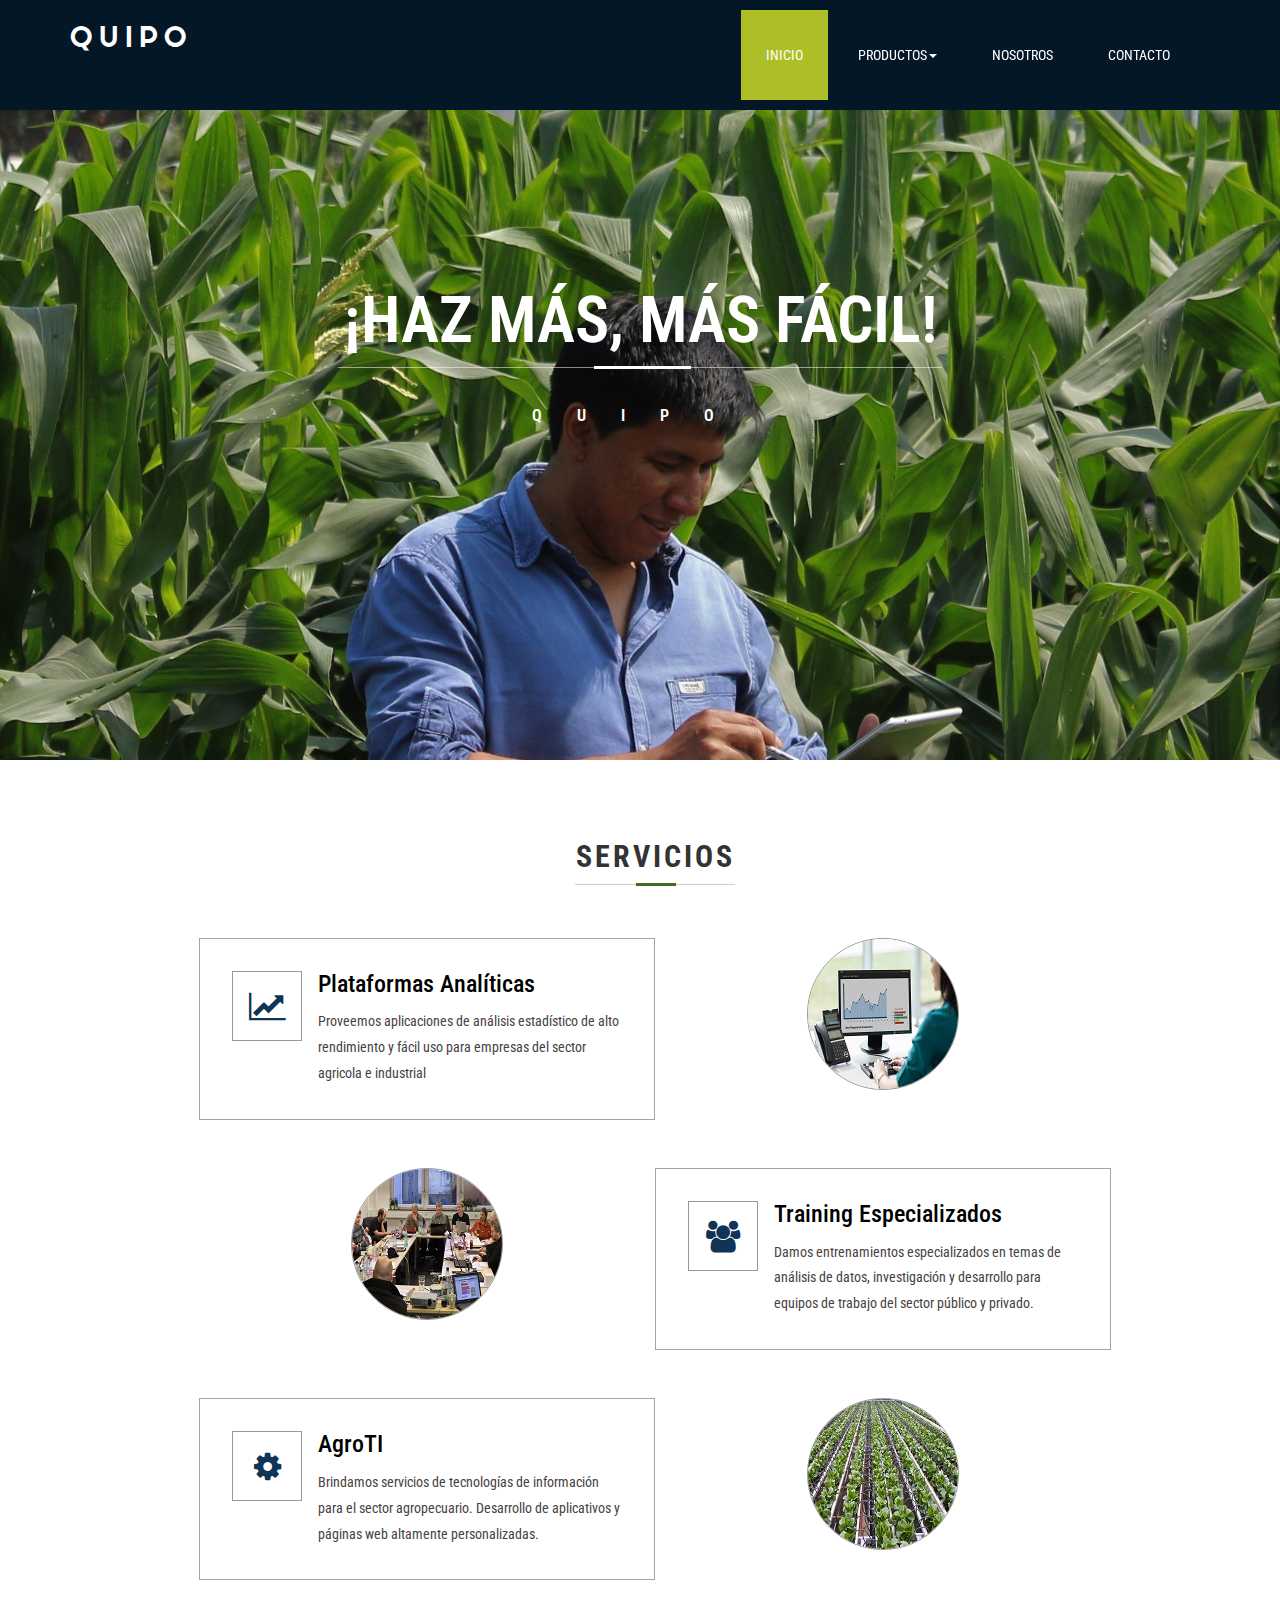
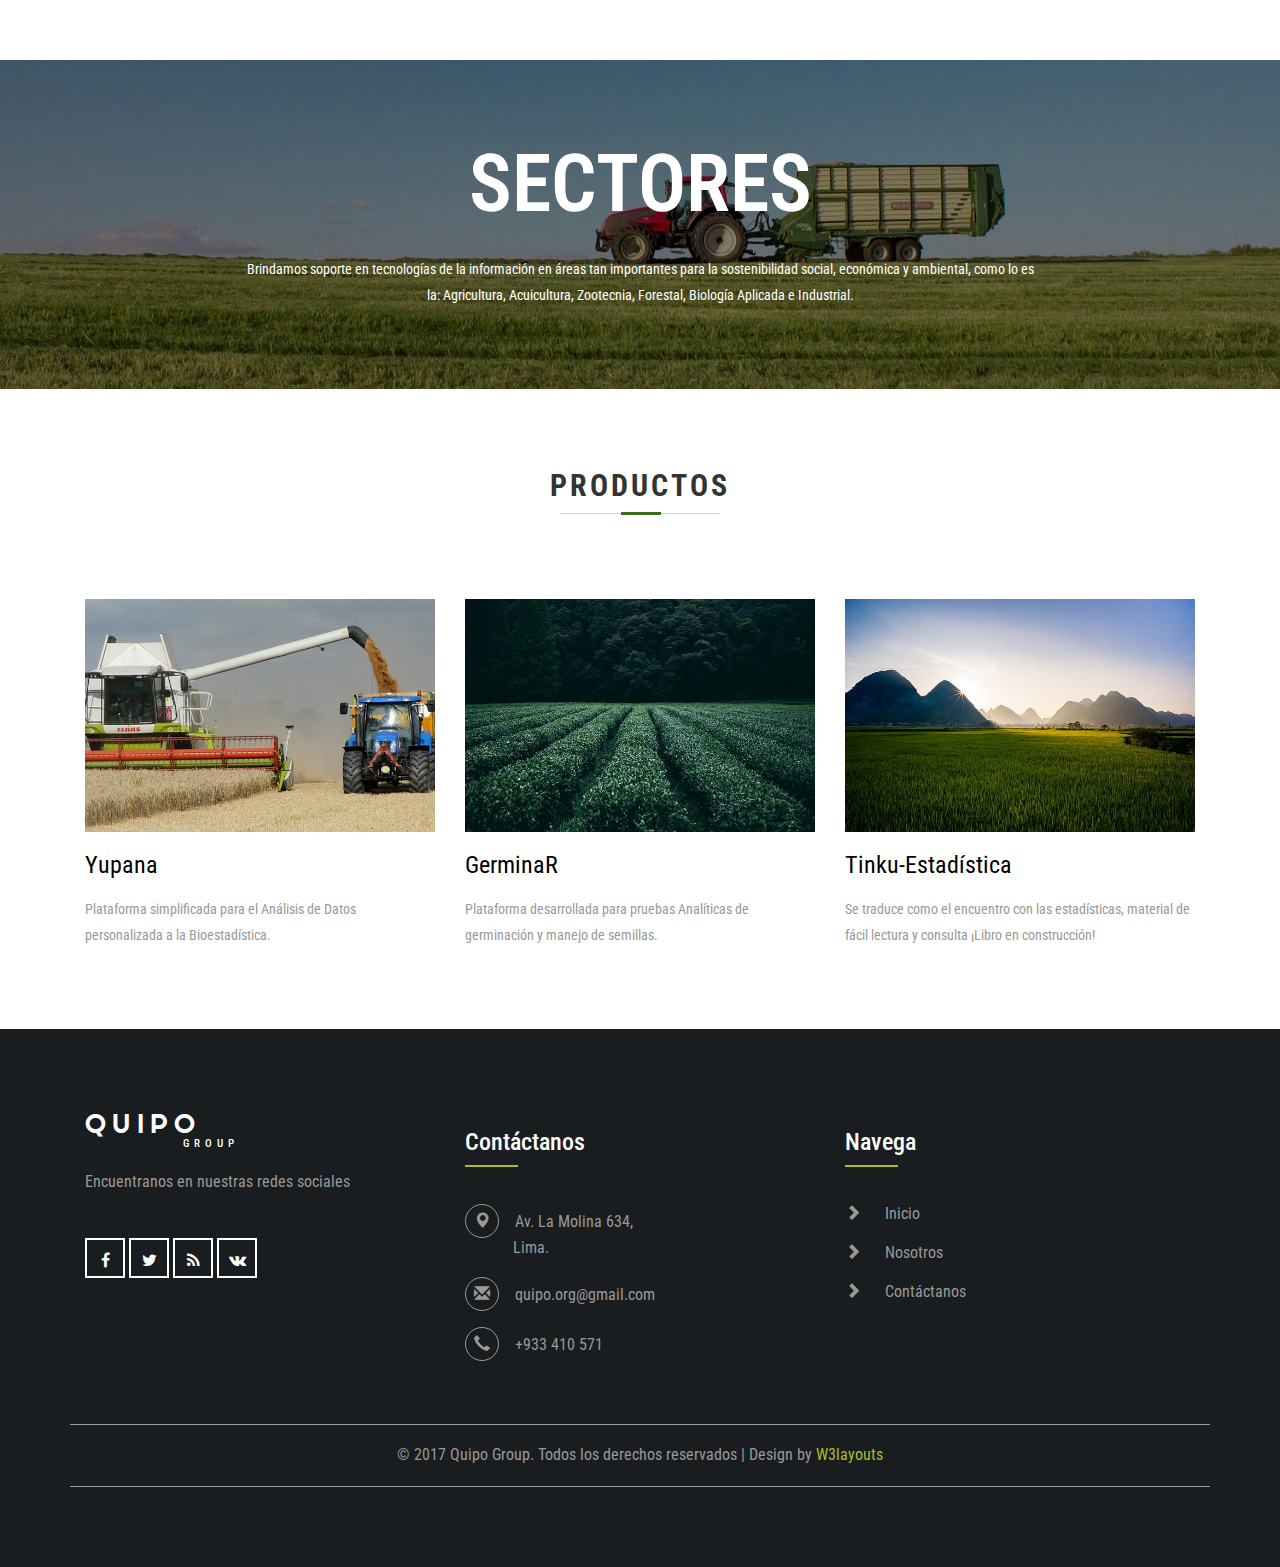
<file: index.html>
<!--A Design by W3layouts
Author: W3layout
Author URL: http://w3layouts.com
License: Creative Commons Attribution 3.0 Unported
License URL: http://creativecommons.org/licenses/by/3.0/
-->
<!DOCTYPE html>
<html lang="en">
<head>
<title>Quipo Website</title>
<meta name="viewport" content="width=device-width, initial-scale=1">
<meta http-equiv="Content-Type" content="text/html; charset=utf-8" />
<meta name="keywords" content="Farming Company Responsive web template, Bootstrap Web Templates, Flat Web Templates, Android Compatible web template, 
Smartphone Compatible web template, free webdesigns for Nokia, Samsung, LG, SonyEricsson, Motorola web design" />
<script type="application/x-javascript"> addEventListener("load", function() { setTimeout(hideURLbar, 0); }, false); function hideURLbar(){ window.scrollTo(0,1); } </script>
<!-- bootstrap-css -->
<link href="css/bootstrap.css" rel="stylesheet" type="text/css" media="all" />
<!--// bootstrap-css -->
<!-- css -->
<link rel="stylesheet" href="css/style.css" type="text/css" media="all" />
<!--// css -->
<!-- font-awesome icons -->
<link href="css/font-awesome.css" rel="stylesheet"> 
<!-- //font-awesome icons -->
<!-- font -->
<link href="//fonts.googleapis.com/css?family=Righteous&subset=latin-ext" rel="stylesheet">
<link href='//fonts.googleapis.com/css?family=Roboto+Condensed:400,700italic,700,400italic,300italic,300' rel='stylesheet' type='text/css'>
<!-- //font -->
<script src="js/jquery-1.11.1.min.js"></script>
<script src="js/bootstrap.js"></script>
<script src="js/SmoothScroll.min.js"></script>
<script type="text/javascript">
	jQuery(document).ready(function($) {
		$(".scroll").click(function(event){		
			event.preventDefault();
			$('html,body').animate({scrollTop:$(this.hash).offset().top},1000);
		});
	});
</script>
</head>
<body>
	<!-- header -->
	<div class="header">
		<div class="container">
			<nav class="navbar navbar-default">
				<!-- Brand and toggle get grouped for better mobile display -->
				<div class="navbar-header">
				  <button type="button" class="navbar-toggle collapsed" data-toggle="collapse" data-target="#bs-example-navbar-collapse-1">
					<span class="sr-only">Toggle navigation</span>
					<span class="icon-bar"></span>
					<span class="icon-bar"></span>
					<span class="icon-bar"></span>
				  </button>
					<div class="w3layouts-logo">
						<h1><a href="index.html">Quipo<span></span></a></h1>
					</div>
				</div>

				<!-- Collect the nav links, forms, and other content for toggling -->
				<div class="collapse navbar-collapse nav-wil" id="bs-example-navbar-collapse-1">
					<nav>
						<ul class="nav navbar-nav">
							<li class="active"><a href="index.html">Inicio</a></li>
							
<!--							<li><a href="gallery.html" class="hvr-sweep-to-bottom">Gallery</a></li>-->
							<li><a href="#" class="dropdown-toggle hvr-sweep-to-bottom" data-toggle="dropdown" role="button" aria-haspopup="true" aria-expanded="false">Productos<span class="caret"></span></a>
								<ul class="dropdown-menu">
									<li><a class="hvr-sweep-to-bottom" href="fieldbooq.html">FieldbooQ</a></li>
									<li><a class="hvr-sweep-to-bottom" href="germinar.html">GerminaR</a></li>          
								</ul>
							</li>
							<li><a href="about.html" class="hvr-sweep-to-bottom">Nosotros</a></li>
							<li><a href="mail.html" class="hvr-sweep-to-bottom">Contacto</a></li>
						</ul>
					</nav>
				</div>
				<!-- /.navbar-collapse -->
			</nav>
		</div>
	</div>
	<!-- //header -->
	<!-- banner -->
	<div class="banner">
		<div class="container">
			<!-- <section class="slider">
					<div class="flexslider">
						<ul class="slides"> -->
							<li>	
								<div class="banner_text">
									<h2>¡Haz más, más fácil!</h2>
									<div class="w3ls-line"> </div>
									<p>QUIPO</p>
<!--
									<div class="w3-button">
                                     <a href="fieldbook.html" class="btn btn-1 btn-1b">Read More</a> 
										<a href="#services_quipo" class="page-scroll btn btn-1 btn-1b">Leer más</a>
									</div>
-->
								</div>
							</li>
			<!-- 				<li>	
								<div class="banner_text">
									<h3>Nam semper nisi enim</h3>
									<div class="w3ls-line"> </div>
									<p>Farming Company</p>
									<div class="w3-button">
										<a href="fieldbook.html" class="btn btn-1 btn-1b">Read More</a>
									</div>
								</div>
							</li> -->
					<!-- 	</ul>
					</div>
			</section> -->
			<!-- flexSlider -->
			<!-- <link rel="stylesheet" href="css/flexslider.css" type="text/css" media="screen" property="" />
			<script defer src="js/jquery.flexslider.js"></script>
			<script type="text/javascript">
				$(window).load(function(){
					$('.flexslider').flexslider({
						animation: "slide",
						start: function(slider){
						$('body').removeClass('loading');
						}
					});
				});
			</script> -->
			<!-- //flexSlider -->
		</div>
	</div>
	<!-- //banner -->
	<!-- services -->

	<div class="services">
		<div class="container">
			<div class="container">
        					
			<div class="services-main">
			<!--<section id="services_quipo">	-->
				<div class="services-heading">
					<h2>Servicios</h2>
					<div class="agileits-line"> </div>
				</div>

            
				<div class="services-bottom">				
					<div class="services-grid">
						<div class="col-md-6 services-grid-left">
							<div class="services-icon"><i class="fa fa-line-chart" aria-hidden="true"></i></div> 
							<div class="services-text">
								<h4>Plataformas Analíticas</h4>
								<p>Proveemos aplicaciones de análisis estadístico de alto rendimiento y fácil uso para empresas del sector agricola e industrial</p>
							</div>
							<div class="clearfix"> </div>
						</div>
						<div class="col-md-6 services-grid-right">
							<img src="images/portfolio/analitica.jpg" alt="" />
						</div>
						<div class="clearfix"> </div>
					</div>
                <!--    </section>	-->
					<div class="services-grid">					
						<div class="col-md-6 services-grid-right ulta-grid">
							<img src="images/portfolio/trainings.jpg" alt="" />
						</div>
						<div class="col-md-6 services-grid-left ulta-grid">
							<div class="services-icon"><i class="fa fa-users" aria-hidden="true"></i></div> 
							<div class="services-text">
								<h4>Training Especializados</h4>
								<p>Damos entrenamientos especializados en temas de análisis de datos, investigación y desarrollo para equipos de trabajo del sector público y privado.</p>
							</div>
							<div class="clearfix"> </div>
						</div>
						<div class="clearfix"> </div>
					</div>
					<div class="services-grid">
						<div class="col-md-6 services-grid-left">
							<div class="services-icon"><i class="fa fa-cog" aria-hidden="true"></i></div> 
							<div class="services-text">
								<h4>AgroTI</h4>
								<p>Brindamos servicios de tecnologías de información para el sector agropecuario. Desarrollo de aplicativos y páginas web altamente personalizadas.</p>
							</div>
							<div class="clearfix"> </div>
						</div>
						<div class="col-md-6 services-grid-right">
							<img src="images/portfolio/agrotics.JPG" alt="" />
						</div>
						<div class="clearfix"> </div>
					</div>
				</div>

				<div class="clearfix"> </div>				
			</div>
        
			</div>

		</div>
	</div>

	<!--services -->
	<!-- services-bottom -->
	<div class="text-grid">
		<div class="container">
			<h4>Sectores</h4>
			<p>
				Brindamos soporte en tecnologías de la información en áreas tan importantes para la sostenibilidad social, económica y ambiental, como lo es la: Agricultura, Acuicultura, Zootecnia, Forestal,  Biología Aplicada e Industrial.
			</p>
		</div>
	</div>
	<!-- //services-bottom -->
	<!-- blog -->
	<div class="blog">
		<div class="container">
			<div class="services-heading">
				<h3>Productos</h3>
				<div class="agileits-line"> </div>
			</div>
			<div class="agileinfo-blog-grids">
				<div class="col-md-4 wthree-blog">
					<div class="w3-agileits-blog">
						<div class="w3-agileits-blog-img">
							<a href="fieldbooq.html"><img src="images/7.jpg" alt="" /></a>
						</div>
						<div class="w3-agileits-blog-text">
							<a href="fieldbooq.html">Yupana</a>
							<p>Plataforma simplificada para el Análisis de Datos personalizada a la Bioestadística.</p>
						</div>
					</div>
				</div>
				<div class="col-md-4 wthree-blog">
					<div class="w3-agileits-blog">
						<div class="w3-agileits-blog-img">
							<a href="germinar.html"><img src="images/8.jpg" alt="" /></a>
						</div>
						<div class="w3-agileits-blog-text">
							<a href="germinar.html">GerminaR</a>
							<p>Plataforma desarrollada para pruebas Analíticas de germinación y manejo de semillas.</p>
						</div>
					</div>
				</div>
				<div class="col-md-4 wthree-blog">
					<div class="w3-agileits-blog">
						<div class="w3-agileits-blog-img">
							<a href="fieldbooq.html"><img src="images/9.jpg" alt="" /></a>
						</div>
						<div class="w3-agileits-blog-text">
							<a href="fieldbooq.html">Tinku-Estadística</a>
							<p>Se traduce como el encuentro con las estadísticas, material de fácil lectura y consulta ¡Libro en construcción! </p>
						</div>
					</div>
				</div>
				<div class="clearfix"> </div>
			</div>
		</div>
	</div>
	<!-- //blog -->
	<!-- footer -->
	<div class="footer">
		<div class="container">
			<div class="agileinfo_footer_grids">
				<div class="col-md-4 agileinfo_footer_grid">
					<div class="agile-logo">
						<h4><a href="index.html">Quipo<span>Group</span></a></h4>
					</div>
					<p>Encuentranos en nuestras redes sociales</p>
					<div class="agileinfo-social-grids">
						<ul>
							<li><a href="#"><i class="fa fa-facebook"></i></a></li>
							<li><a href="#"><i class="fa fa-twitter"></i></a></li>
							<li><a href="#"><i class="fa fa-rss"></i></a></li>
							<li><a href="#"><i class="fa fa-vk"></i></a></li>
						</ul>
					</div>
				</div>
				<div class="col-md-4 agileinfo_footer_grid">
					<h3>Contáctanos</h3>
					<ul class="agileinfo_footer_grid_list">
						<li><i class="glyphicon glyphicon-map-marker" aria-hidden="true"></i>Av. La Molina 634, <span>Lima.</span></li>
						<li><i class="glyphicon glyphicon-envelope" aria-hidden="true"></i><a href="mailto:info@example.com">quipo.org@gmail.com</a></li>
						<li><i class="glyphicon glyphicon-earphone" aria-hidden="true"></i>+933 410 571</li>
					</ul>
				</div>
				<div class="col-md-4 agileinfo_footer_grid">
					<h3>Navega</h3>
					<ul class="agileinfo_footer_grid_nav">
						<li><span class="glyphicon glyphicon-chevron-right" aria-hidden="true"></span><a href="index.html">Inicio</a></li>
						<li><span class="glyphicon glyphicon-chevron-right" aria-hidden="true"></span><a href="about.html">Nosotros</a></li>
<!--						<li><span class="glyphicon glyphicon-chevron-right" aria-hidden="true"></span><a href="gallery.html">Galeria</a></li>-->
<!--
						<li><span class="glyphicon glyphicon-chevron-right" aria-hidden="true"></span><a href="typography.html">Typography</a></li>
						<li><span class="glyphicon glyphicon-chevron-right" aria-hidden="true"></span><a href="icons.html">Icons</a></li>
-->
						<li><span class="glyphicon glyphicon-chevron-right" aria-hidden="true"></span><a href="mail.html">Contáctanos</a></li>
					</ul>
				</div>
				<div class="clearfix"> </div>
			</div>
			<div class="w3agile_footer_copy">
				<p>&copy; 2017 Quipo Group. Todos los derechos reservados | Design by <a href="http://w3layouts.com/">W3layouts</a></p>
			</div>
		</div>
	</div>
	<!-- //footer -->
	<script type="text/javascript" src="js/move-top.js"></script>
	<script type="text/javascript" src="js/easing.js"></script>
	<!-- here stars scrolling icon -->
	<script type="text/javascript">
		$(document).ready(function() {
			/*
				var defaults = {
				containerID: 'toTop', // fading element id
				containerHoverID: 'toTopHover', // fading element hover id
				scrollSpeed: 1200,
				easingType: 'linear' 
				};
			*/
								
			$().UItoTop({ easingType: 'easeOutQuart' });
								
			});
	</script>
<!-- //here ends scrolling icon -->
</body>	
</html>
</file>
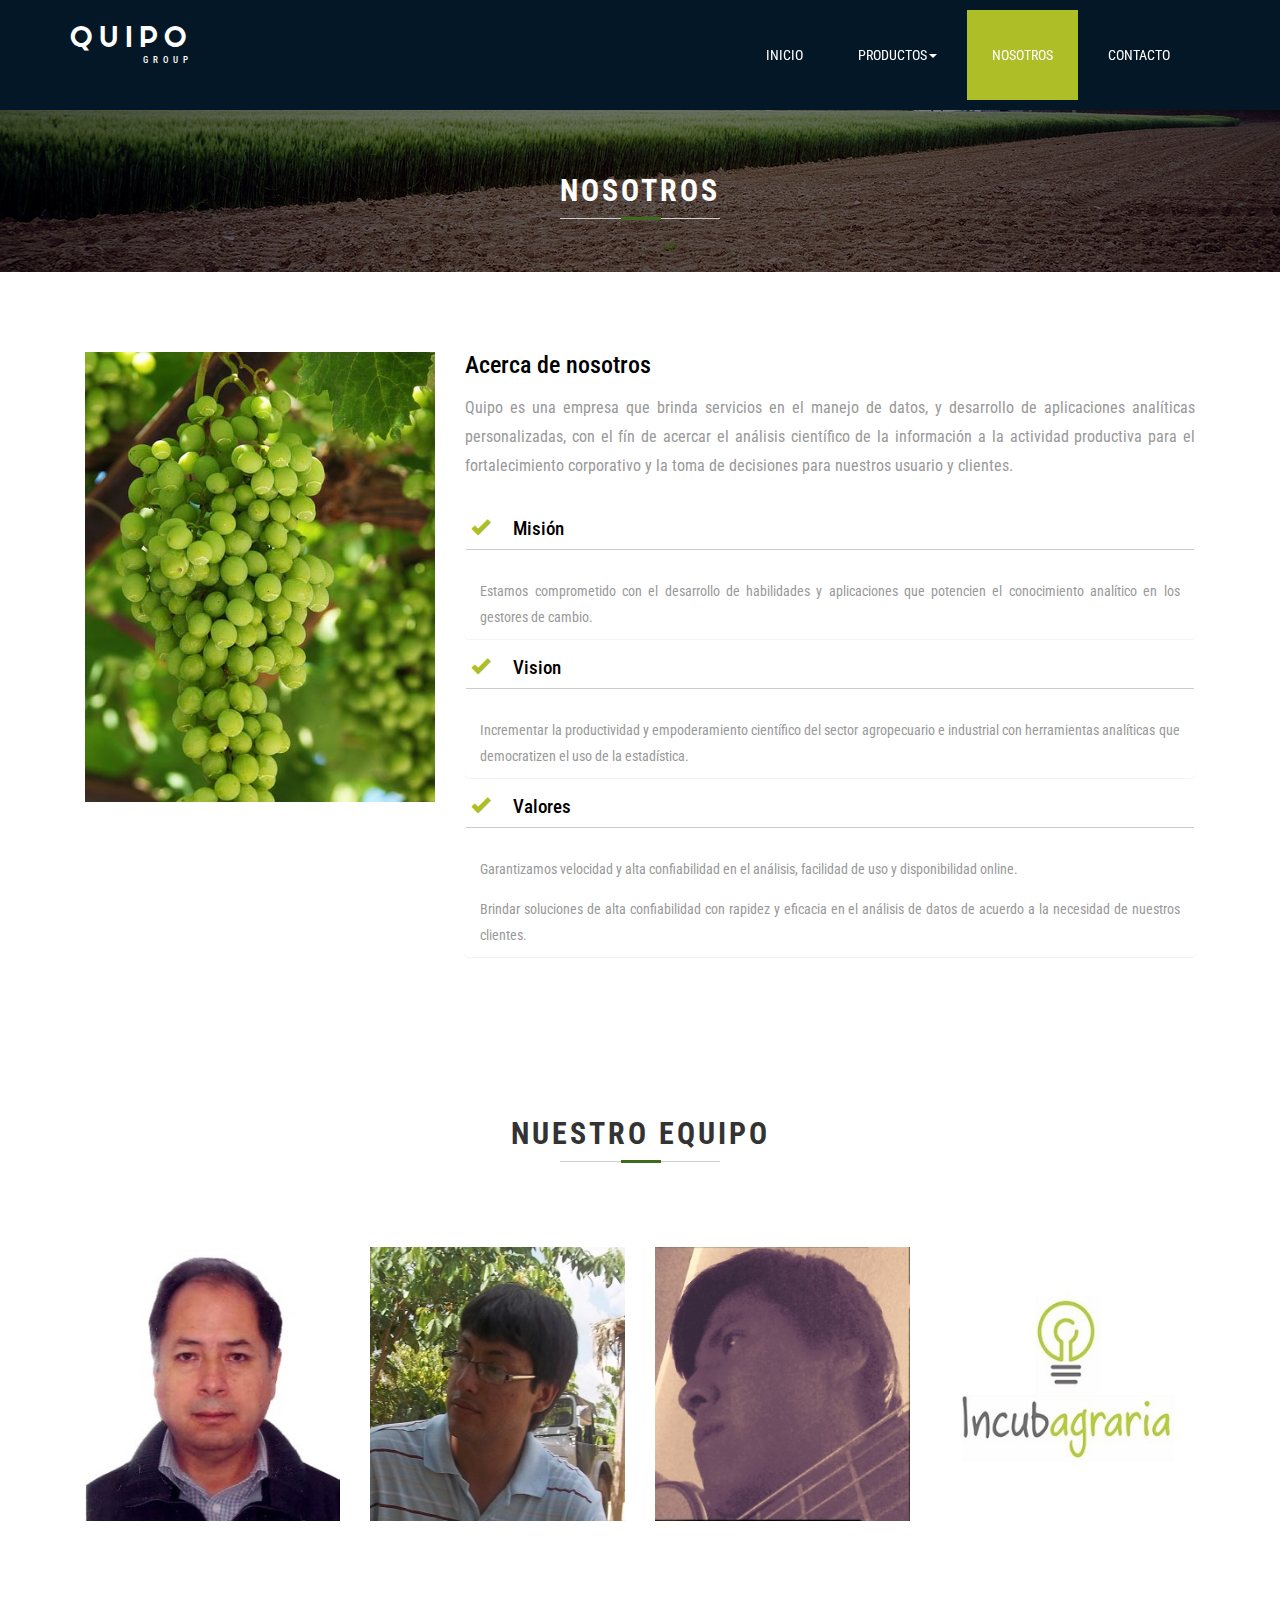
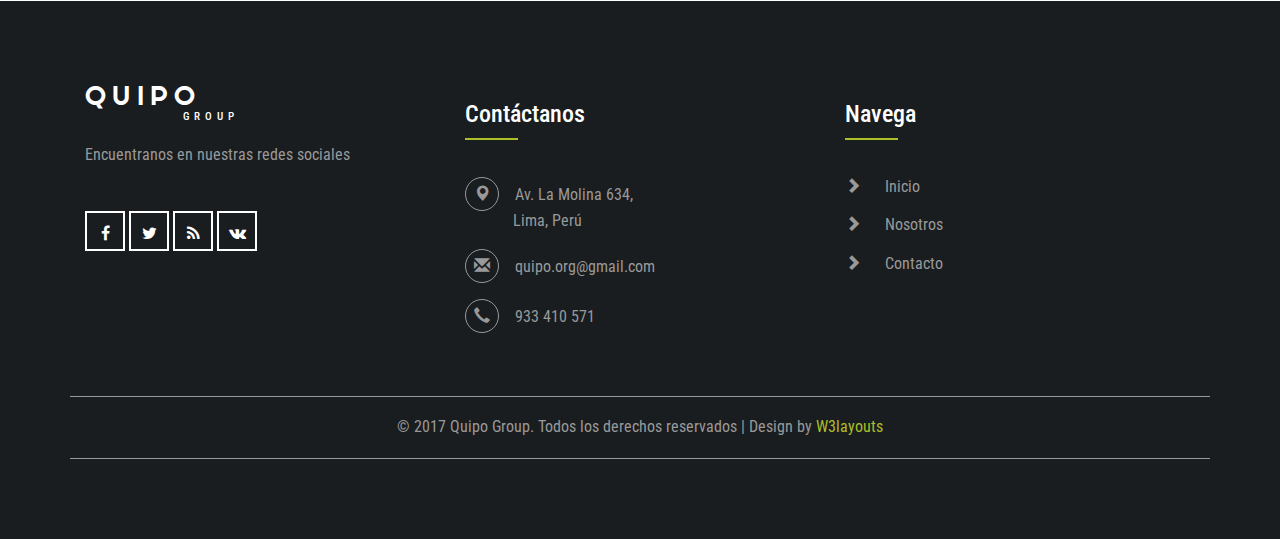
<file: about.html>
<!--A Design by W3layouts
Author: W3layout
Author URL: http://w3layouts.com
License: Creative Commons Attribution 3.0 Unported
License URL: http://creativecommons.org/licenses/by/3.0/
-->
<!DOCTYPE html>
<html lang="en">
<head>
<title>Nosotros Quipor Group About :: w3layouts</title>
<meta name="viewport" content="width=device-width, initial-scale=1">
<meta http-equiv="Content-Type" content="text/html; charset=utf-8" />
<meta name="keywords" content="Farming Company Responsive web template, Bootstrap Web Templates, Flat Web Templates, Android Compatible web template, 
Smartphone Compatible web template, free webdesigns for Nokia, Samsung, LG, SonyEricsson, Motorola web design" />
<script type="application/x-javascript"> addEventListener("load", function() { setTimeout(hideURLbar, 0); }, false); function hideURLbar(){ window.scrollTo(0,1); } </script>
<!-- bootstrap-css -->
<link href="css/bootstrap.css" rel="stylesheet" type="text/css" media="all" />
<!--// bootstrap-css -->
<!-- css -->
<link rel="stylesheet" href="css/style.css" type="text/css" media="all" />
<!--// css -->
<!-- font-awesome icons -->
<link href="css/font-awesome.css" rel="stylesheet"> 
<!-- //font-awesome icons -->
<!-- font -->
<link href="//fonts.googleapis.com/css?family=Righteous&subset=latin-ext" rel="stylesheet">
<link href='//fonts.googleapis.com/css?family=Roboto+Condensed:400,700italic,700,400italic,300italic,300' rel='stylesheet' type='text/css'>
<!-- //font -->
<script src="js/jquery-1.11.1.min.js"></script>
<script src="js/bootstrap.js"></script>
<script src="js/SmoothScroll.min.js"></script>
<script type="text/javascript">
	jQuery(document).ready(function($) {
		$(".scroll").click(function(event){		
			event.preventDefault();
			$('html,body').animate({scrollTop:$(this.hash).offset().top},1000);
		});
	});
</script>
</head>
<body>
	<!-- header -->
	<div class="header">
		<div class="container">
			<nav class="navbar navbar-default">
				<!-- Brand and toggle get grouped for better mobile display -->
				<div class="navbar-header">
				  <button type="button" class="navbar-toggle collapsed" data-toggle="collapse" data-target="#bs-example-navbar-collapse-1">
					<span class="sr-only">Toggle navigation</span>
					<span class="icon-bar"></span>
					<span class="icon-bar"></span>
					<span class="icon-bar"></span>
				  </button>
					<div class="w3layouts-logo">
						<h1><a href="index.html">Quipo <span>Group</span></a></h1>
					</div>
				</div>

				<!-- Collect the nav links, forms, and other content for toggling -->
				<div class="collapse navbar-collapse nav-wil" id="bs-example-navbar-collapse-1">
					<nav>
						<ul class="nav navbar-nav">
							<li><a href="index.html" class="hvr-sweep-to-bottom">Inicio</a></li>

<!--							<li><a href="gallery.html" class="hvr-sweep-to-bottom">Gallery</a></li>-->
						    <li><a href="#" class="dropdown-toggle hvr-sweep-to-bottom" data-toggle="dropdown" role="button" aria-haspopup="true" aria-expanded="false">Productos<span class="caret"></span></a>
								<ul class="dropdown-menu">
									<li><a class="hvr-sweep-to-bottom" href="fieldbooq.html">FieldbooQ</a></li>
									<li><a class="hvr-sweep-to-bottom" href="germinar.html">GerminaR</a></li>          
								</ul>
							</li>	
				            <li class="active"><a href="about.html" class="hvr-sweep-to-bottom">Nosotros</a></li>	
							<li><a href="mail.html" class="hvr-sweep-to-bottom">Contacto</a></li>
						</ul>
					</nav>
				</div>
				<!-- /.navbar-collapse -->
			</nav>
		</div>
	</div>
	<!-- //header -->
	<!-- banner -->
	<div class="banner about-banner">
		<div class="container">
			<h2>Nosotros</h2>
			<div class="agileits-line"> </div>
		</div>
	</div>
	<!-- //banner -->
	<!-- about -->
	<!-- about-top -->
	<div class="about-top">
		<div class="container">
			<div class="about-w3ls-row">
				<div class="col-md-4 about-left">
					<div class="about-w3layouts-pic">
						
					</div> 
				</div>
				<div class="col-md-8 about-right">
					<h5>Acerca de nosotros </h5>  
					<p style="text-align: justify">					
					Quipo es una empresa que brinda servicios en el manejo de datos, y desarrollo de aplicaciones analíticas personalizadas, con el fín de acercar el análisis científico de la información a la actividad productiva para el fortalecimiento corporativo y la toma de decisiones para nuestros usuario y clientes.
					</p>
					<!-- history -->
					<div class="panel-group" id="accordion" role="tablist" aria-multiselectable="true"> 
						<div class="panel panel-default">
							<div class="panel-heading" role="tab" id="headingOne">
								<h4 class="panel-title asd">
									<a class="pa_italic" role="button" data-toggle="collapse" data-parent="#accordion" href="#collapseOne" aria-expanded="true" aria-controls="collapseOne">
										<span class="glyphicon glyphicon-ok" aria-hidden="true"></span> Misión 
									</a>
								</h4>
							</div>
							<div id="collapseOne" class="panel-collapse collapse in" role="tabpanel" aria-labelledby="headingOne">
								<div class="panel-body panel_text">
                                  <p style="text-align: justify">Estamos comprometido con el desarrollo de habilidades y aplicaciones que potencien el conocimiento analítico en los gestores de cambio.
                                  </p> 
                                </div>
							</div>
						</div>
						
						<div class="panel panel-default">
							<div class="panel-heading" role="tab" id="headingTwo">
								<h4 class="panel-title asd">
									<a class="pa_italic" role="button" data-toggle="collapse" data-parent="#accordion" href="#collapseOne" aria-expanded="true" aria-controls="collapseTwo">
										<span class="glyphicon glyphicon-ok" aria-hidden="true"></span> Vision
									</a>
								</h4>
							</div>
							<div id="collapseOne" class="panel-collapse collapse in" role="tabpanel" aria-labelledby="headingOne">
								<div class="panel-body panel_text">
                                    <p style="text-align: justify">Incrementar la productividad y empoderamiento científico del sector agropecuario e industrial con herramientas analíticas que democratizen el uso de la estadística.</p>                                                               
								</div>
							</div>
						</div>
						
						<div class="panel panel-default">
							<div class="panel-heading" role="tab" id="headingTwo">
								<h4 class="panel-title asd">
									<a class="pa_italic" role="button" data-toggle="collapse" data-parent="#accordion" href="#collapseOne" aria-expanded="true" aria-controls="collapseTwo">
										<span class="glyphicon glyphicon-ok" aria-hidden="true"></span> Valores
									</a>
								</h4>
							</div>
							<div id="collapseOne" class="panel-collapse collapse in" role="tabpanel" aria-labelledby="headingOne">
								<div class="panel-body panel_text">
                                  <p style="text-align: justify">Garantizamos velocidad y alta confiabilidad en el análisis, facilidad de  uso y  disponibilidad online.
                              	  </p>
                                   <p style="text-align: justify">Brindar soluciones de alta confiabilidad con rapidez y eficacia en el análisis de datos de acuerdo a la necesidad de nuestros clientes.	
                                   </p>                                                              
								</div>
							</div>
						</div>


						
<!--
						<div class="panel panel-default">
							<div class="panel-heading" role="tab" id="headingTwo">
								<h4 class="panel-title asd">
									<a class="pa_italic collapsed" role="button" data-toggle="collapse" data-parent="#accordion" href="#collapseTwo" aria-expanded="true" aria-controls="collapseTwo">
										<span class="glyphicon glyphicon-ok" aria-hidden="true"></span> Visión
									</a>
								</h4>
							</div>
							<div id="collapseTwo" class="panel-collapse collapse" role="tabpanel" aria-labelledby="headingTwo">
								<div class="panel-body panel_text">
									En la actualidad...
								</div>
							</div>
						</div>
-->
						
<!--
						<div class="panel panel-default">
							<div class="panel-heading" role="tab" id="headingThree">
							  <h4 class="panel-title asd">
								<a class="pa_italic collapsed" role="button" data-toggle="collapse" data-parent="#accordion" href="#collapseThree" aria-expanded="false" aria-controls="collapseThree">
									<span class="glyphicon glyphicon-ok" aria-hidden="true"></span> Terry richardson
								</a>
							  </h4>
							</div>
							<div id="collapseThree" class="panel-collapse collapse" role="tabpanel" aria-labelledby="headingThree">
								<div class="panel-body panel_text">
									Morbi malesuada sollicitudin tortor, vitae pharetra nunc lacinia eget leo sodales adipiscing. Sed lectus tellus, sodales id elit a, feugiat porttitor nulla. Sed porta magna vitae nisl vulputate lacinia. 
								</div>
							</div>
						</div>
-->
						
<!--
						<div class="panel panel-default">
							<div class="panel-heading" role="tab" id="headingFour">
							  <h4 class="panel-title asd">
								<a class="pa_italic collapsed" role="button" data-toggle="collapse" data-parent="#accordion" href="#collapseFour" aria-expanded="false" aria-controls="collapseFour">
									<span class="glyphicon glyphicon-ok" aria-hidden="true"></span> Nulla ornare purus 
								</a>
							  </h4>
							</div>
							<div id="collapseFour" class="panel-collapse collapse" role="tabpanel" aria-labelledby="headingFour">
								<div class="panel-body panel_text">
									Sed lectus tellus, sodales id elit a, feugiat porttitor nulla. Sed porta magna vitae nisl vulputate lacinia. Morbi malesuada sollicitudin tortor, vitae pharetra nunc lacinia eget leo sodales adipiscing.
								</div>
							</div>
						</div>
-->
						
				        
						
					</div>
					<!-- //history --> 
				</div>
				<div class="clearfix"> </div> 
			</div>
		</div>
	</div>
	<!-- //about-top -->
	<!-- feature-grid -->
<!--	<div class="feature-grid">
		<div class="container">
			<div class="services-heading">
				<h3>Featured Services</h3>
				<div class="agileits-line"> </div>
			</div>
			<div class="agileits-feature-grids">
				<div class="col-sm-4 agileinfo-feature-grid">
					<div class="agileinfo-feature-info">
						<img src="images/11.jpg" alt="" />
						<h5>Donec ullamcorper laoreet</h5>
						<p>Mauris tristique velit eu velit gravida, lobortis interdum massa fermentum. Quisque malesuada mauris eu ex blandit imperdiet.</p>
					</div>
				</div>
				<div class="col-sm-4 agileinfo-feature-grid">
					<div class="agileinfo-feature-info">
						<img src="images/12.jpg" alt="" />
						<h5>Ut et risus at nisi mattis</h5>
						<p>Praesent varius elementum semper. Duis a vehicula mauris. Curabitur felis nunc, faucibus at ex sit amet, laoreet facilisis ligula.</p>
					</div>
				</div>
				<div class="col-sm-4 agileinfo-feature-grid">
					<div class="agileinfo-feature-info">
						<img src="images/13.jpg" alt="" />
						<h5>Mauris vitae ante quis leo</h5>
						<p>Duis dolor ex, cursus efficitur erat ut, tempor suscipit justo. Donec vehicula erat quis arcu maximus, ac vulputate erat elementum.</p>
					</div>
				</div>
				<div class="clearfix"> </div>
			</div>
		</div>
	</div>-->
	<!-- feature-grid -->
	<!-- team -->
	<div class="team">
		<div class="container">
			<div class="services-heading">
				<h3>Nuestro Equipo</h3>
				<div class="agileits-line"> </div>
			</div>
			<div class="team-row">
					<div class="col-md-3 team-grids">
						<div class="team-img">
							<img class="img-responsive" src="images/team/felipe.jpg" alt="">
							<div class="captn">
								<div class="captn-top">
									<h4>Felipe de Mendiburu</h4>
									<p>Estadistico Investigador Senior y catedratico de la UNALM. Amplia experiencia en desarrollo de analisis estadisticos para sector agricultura en instituciones internacionales.</p>
								</div>
<!--
								<div class="wthree-social-grids">
									<ul>
										<li><a href="#"><i class="fa fa-facebook"></i></a></li>
										<li><a href="#"><i class="fa fa-twitter"></i></a></li>
										<li><a href="#"><i class="fa fa-rss"></i></a></li>
									</ul>
								</div>
-->
							</div>
						</div>
					</div>	

					<div class="col-md-3 team-grids">
						<div class="team-img">
							<img class="img-responsive" src="images/team/flavio.jpg" alt="">
							<div class="captn">
								<div class="captn-top">
									<h4>Flavio Lozano</h4>
									<p>Master en Fisiologia de Cultivos en Brasil. Se desempena como investigador en KWS alemania,
										especializado en investigación de mejoramiento genético de plantas y bioinformática.
									</p>
								</div>
<!--							<div class="wthree-social-grids">
									<ul>
										<li><a href="#"><i class="fa fa-facebook"></i></a></li>
										<li><a href="#"><i class="fa fa-twitter"></i></a></li>
										<li><a href="#"><i class="fa fa-rss"></i></a></li>
									</ul>
								</div> -->
							</div>
						</div>
					</div>

					<div class="col-md-3 team-grids">
						<div class="team-img">
							<img class="img-responsive" src="images/team/jimmy.jpg" alt="">
							<div class="captn">
								<div class="captn-top">
									<h4>Jimmy Goméz</h4>
									<p>Ingeniero agrónomo formado en la Universidad Nacional Agraria la Molina, con experiencia desarrollando proyectos sustentables de fisiología de árboles frutales.</p>
								</div>
<!--
								<div class="wthree-social-grids">
									<ul>
										<li><a href="#"><i class="fa fa-facebook"></i></a></li>
										<li><a href="#"><i class="fa fa-twitter"></i></a></li>
										<li><a href="#"><i class="fa fa-rss"></i></a></li>
									</ul>
								</div>
-->
							</div>
						</div>
					</div>

					<div class="col-md-3 team-grids">
						<div class="team-img">
							<img class="img-responsive" src="images/team/incubagraria.jpg" alt="">
							<div class="captn">
								<div class="captn-top">
									<h4>Incubagraria</h4>
									<p>Actualmente los proyectos de Quipo estan siendo auspiciados mediante la Universidad Agraria con enfasis en el en el campo de Analitica de Datos para la Agricultura</p>
								</div>
<!--
								<div class="wthree-social-grids">
									<ul>
										<li><a href="#"><i class="fa fa-facebook"></i></a></li>
										<li><a href="#"><i class="fa fa-twitter"></i></a></li>
										<li><a href="#"><i class="fa fa-rss"></i></a></li>
									</ul>
								</div>
-->
							</div>
						</div>
					</div>
					<div class="clearfix"> </div>
			</div>
		</div>
	</div>
	<!-- //team -->
	<!-- //about -->
	<!-- footer -->
	<div class="footer">
		<div class="container">
			<div class="agileinfo_footer_grids">
				<div class="col-md-4 agileinfo_footer_grid">
					<div class="agile-logo">
						<h4><a href="index.html">Quipo <span>Group</span></a></h4>
					</div>
					<p>Encuentranos en nuestras redes sociales</p>
					<div class="agileinfo-social-grids">
						<ul>
							<li><a href="#"><i class="fa fa-facebook"></i></a></li>
							<li><a href="#"><i class="fa fa-twitter"></i></a></li>
							<li><a href="#"><i class="fa fa-rss"></i></a></li>
							<li><a href="#"><i class="fa fa-vk"></i></a></li>
						</ul>
					</div>
				</div>
				<div class="col-md-4 agileinfo_footer_grid">
					<h3>Contáctanos</h3>
					<ul class="agileinfo_footer_grid_list">
						<li><i class="glyphicon glyphicon-map-marker" aria-hidden="true"></i>Av. La Molina 634, <span>Lima, Perú</span></li>
						<li><i class="glyphicon glyphicon-envelope" aria-hidden="true"></i><a href="mailto:info@example.com">quipo.org@gmail.com</a></li>
						<li><i class="glyphicon glyphicon-earphone" aria-hidden="true"></i>933 410 571</li>
					</ul>
				</div>
				<div class="col-md-4 agileinfo_footer_grid">
					<h3>Navega</h3>
					<ul class="agileinfo_footer_grid_nav">
						<li><span class="glyphicon glyphicon-chevron-right" aria-hidden="true"></span><a href="index.html">Inicio</a></li>
						<li><span class="glyphicon glyphicon-chevron-right" aria-hidden="true"></span><a href="about.html">Nosotros</a></li>
<!--
						<li><span class="glyphicon glyphicon-chevron-right" aria-hidden="true"></span><a href="gallery.html">Gallery</a></li>
						<li><span class="glyphicon glyphicon-chevron-right" aria-hidden="true"></span><a href="typography.html">Typography</a></li>
						<li><span class="glyphicon glyphicon-chevron-right" aria-hidden="true"></span><a href="icons.html">Icons</a></li>
-->
						<li><span class="glyphicon glyphicon-chevron-right" aria-hidden="true"></span><a href="mail.html">Contacto</a></li>
					</ul>
				</div>
				<div class="clearfix"> </div>
			</div>
			<div class="w3agile_footer_copy">
				<p>&copy; 2017 Quipo Group. Todos los derechos reservados | Design by <a href="http://w3layouts.com/">W3layouts</a></p>
			</div>
		</div>
	</div>
	<!-- //footer -->
	<script type="text/javascript" src="js/move-top.js"></script>
	<script type="text/javascript" src="js/easing.js"></script>
	<!-- here stars scrolling icon -->
	<script type="text/javascript">
		$(document).ready(function() {
			/*
				var defaults = {
				containerID: 'toTop', // fading element id
				containerHoverID: 'toTopHover', // fading element hover id
				scrollSpeed: 1200,
				easingType: 'linear' 
				};
			*/
								
			$().UItoTop({ easingType: 'easeOutQuart' });
								
			});
	</script>
<!-- //here ends scrolling icon -->
</body>	
</html>
</file>
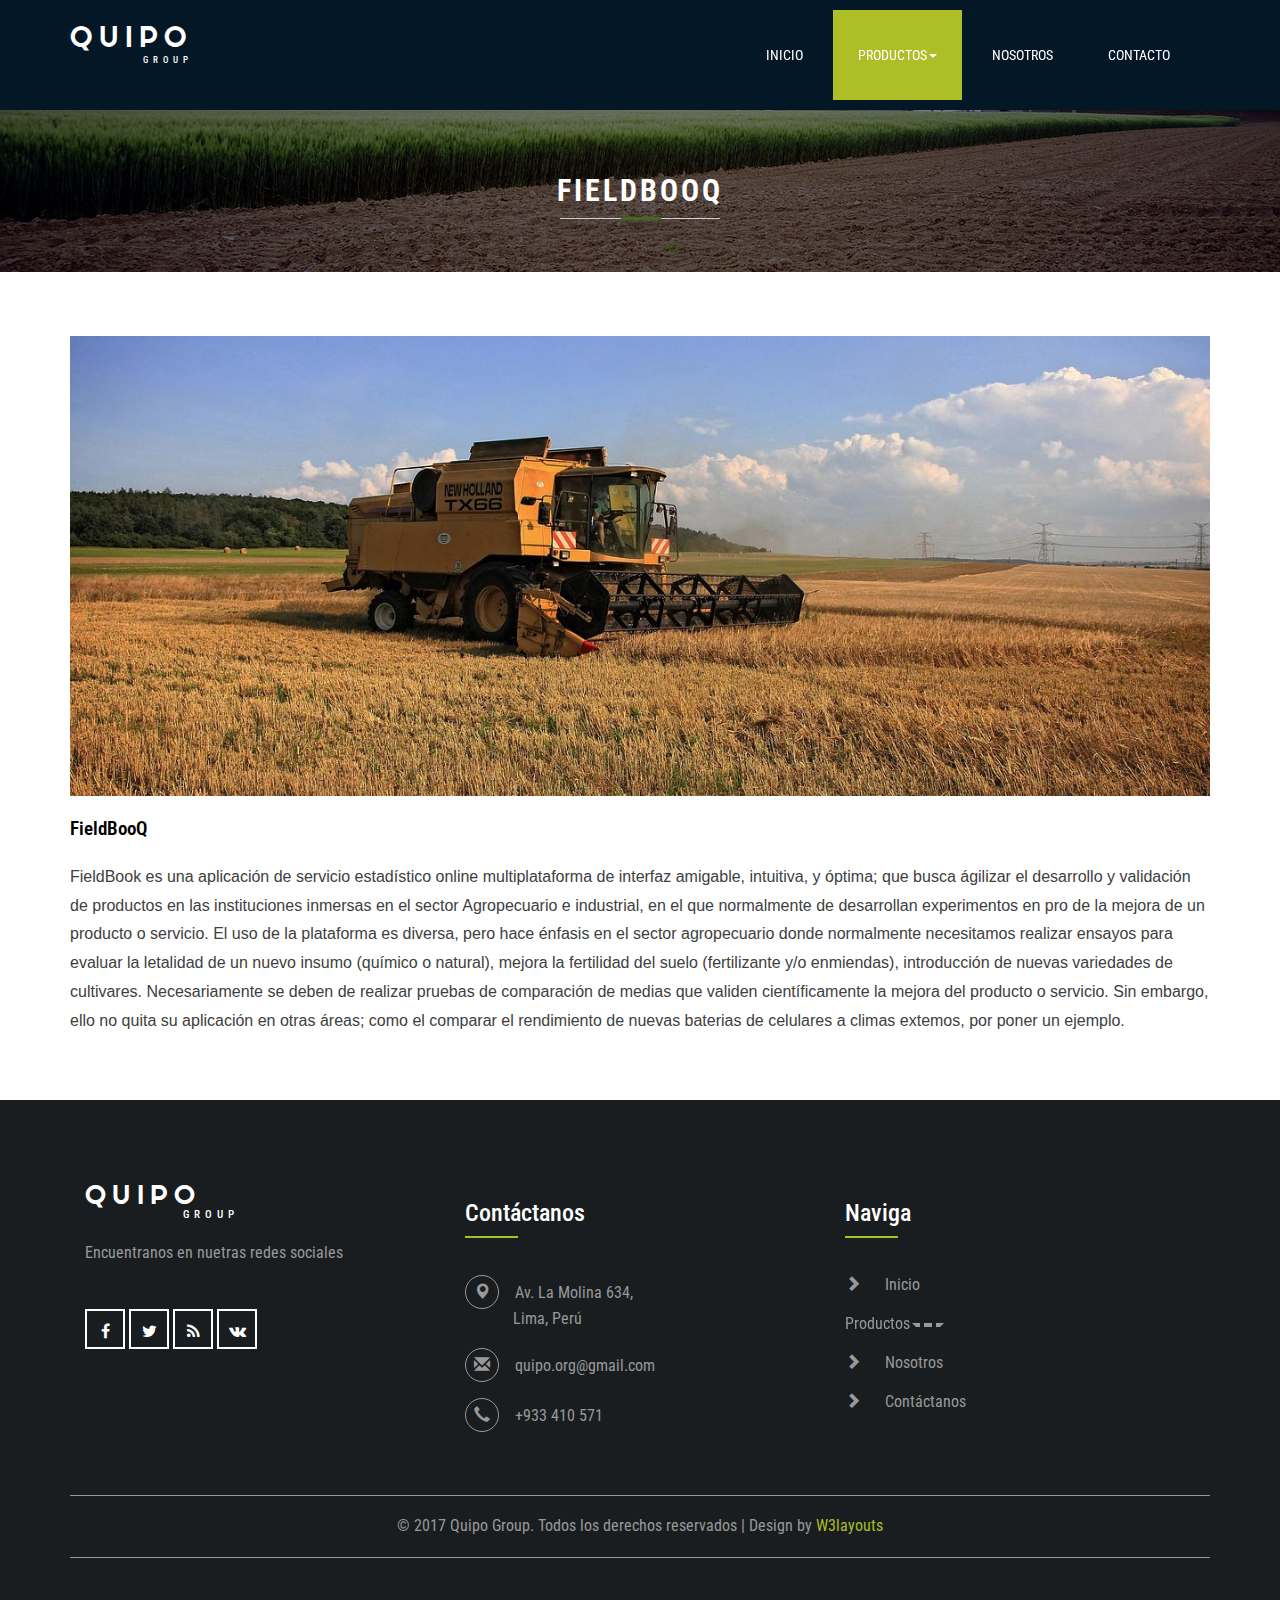
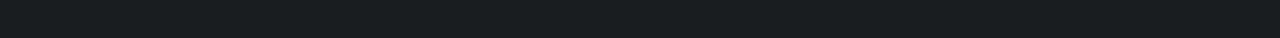
<file: fieldbooq.html>
<!--A Design by W3layouts
Author: W3layout
Author URL: http://w3layouts.com
License: Creative Commons Attribution 3.0 Unported
License URL: http://creativecommons.org/licenses/by/3.0/
-->
<!DOCTYPE html>
<html lang="en">
<head>
<title>FieldBooQ </title>
<meta name="viewport" content="width=device-width, initial-scale=1">
<meta http-equiv="Content-Type" content="text/html; charset=utf-8" />
<meta name="keywords" content="Farming Company Responsive web template, Bootstrap Web Templates, Flat Web Templates, Android Compatible web template, 
Smartphone Compatible web template, free webdesigns for Nokia, Samsung, LG, SonyEricsson, Motorola web design" />
<script type="application/x-javascript"> addEventListener("load", function() { setTimeout(hideURLbar, 0); }, false); function hideURLbar(){ window.scrollTo(0,1); } </script>
<!-- bootstrap-css -->
<link href="css/bootstrap.css" rel="stylesheet" type="text/css" media="all" />
<!--// bootstrap-css -->
<!-- css -->
<link rel="stylesheet" href="css/style.css" type="text/css" media="all" />
<!--// css -->
<!-- font-awesome icons -->
<link href="css/font-awesome.css" rel="stylesheet"> 
<!-- //font-awesome icons -->
<!-- font -->
<link href="//fonts.googleapis.com/css?family=Righteous&subset=latin-ext" rel="stylesheet">
<link href='//fonts.googleapis.com/css?family=Roboto+Condensed:400,700italic,700,400italic,300italic,300' rel='stylesheet' type='text/css'>
<!-- //font -->
<script src="js/jquery-1.11.1.min.js"></script>
<script src="js/bootstrap.js"></script>
<script src="js/SmoothScroll.min.js"></script>
<script type="text/javascript">
	jQuery(document).ready(function($) {
		$(".scroll").click(function(event){		
			event.preventDefault();
			$('html,body').animate({scrollTop:$(this.hash).offset().top},1000);
		});
	});
</script>
</head>
<body>
	<!-- header -->
	<div class="header">
		<div class="container">
			<nav class="navbar navbar-default">
				<!-- Brand and toggle get grouped for better mobile display -->
				<div class="navbar-header">
				  <button type="button" class="navbar-toggle collapsed" data-toggle="collapse" data-target="#bs-example-navbar-collapse-1">
					<span class="sr-only">Toggle navigation</span>
					<span class="icon-bar"></span>
					<span class="icon-bar"></span>
					<span class="icon-bar"></span>
				  </button>
					<div class="w3layouts-logo">
						<h1><a href="index.html">Quipo <span>Group</span></a></h1>
					</div>
				</div>

				<!-- Collect the nav links, forms, and other content for toggling -->
				<div class="collapse navbar-collapse nav-wil" id="bs-example-navbar-collapse-1">
					<nav>
						<ul class="nav navbar-nav">
							<li class="hvr-sweep-to-bottom"><a href="index.html">Inicio</a></li>
							
<!--							<li><a href="gallery.html" class="hvr-sweep-to-bottom">Gallery</a></li>-->
							<li class="active"><a href="#" class="dropdown-toggle hvr-sweep-to-bottom" data-toggle="dropdown" role="button" aria-haspopup="true" aria-expanded="false">Productos<span class="caret"></span></a>
								<ul class="dropdown-menu">
									<li><a class="hvr-sweep-to-bottom" href="fieldbooq.html">FieldbooQ</a></li>
									<li><a class="hvr-sweep-to-bottom" href="germinar.html">GerminaR</a></li>          
								</ul>
							</li>
							<li><a href="about.html" class="hvr-sweep-to-bottom">Nosotros</a></li>
							<li><a href="mail.html" class="hvr-sweep-to-bottom">Contacto</a></li>
						</ul>
					</nav>
				</div>
				<!-- /.navbar-collapse -->
			</nav>
		</div>
	</div>
	<!-- //header -->
	<!-- banner -->
	<div class="banner about-banner">
		<div class="container">
			<h2>FieldBooQ</h2>
			<div class="agileits-line"> </div>
		</div>
	</div>
	<!-- //banner -->
	<!-- single -->
	<div class="single">
		<div class="container">
			<div class="agileits-single-img">
				<img src="images/s1.jpg" alt="" />
				
				<h4>FieldBooQ</h4>
				<p style="font-size: medium; color: #404040; font-family: Source Sans Pro, Arial, Helvetica, sans-serif;">
					FieldBook es una aplicación de servicio estadístico online multiplataforma de interfaz amigable, intuitiva, y óptima; que busca ágilizar el desarrollo y validación de productos en las instituciones inmersas en el sector Agropecuario e industrial, en el que normalmente de desarrollan experimentos en pro de la mejora de un producto o servicio.

					El uso de la plataforma es diversa, pero hace énfasis en el sector agropecuario donde normalmente necesitamos realizar ensayos para evaluar la letalidad de un nuevo insumo (químico o natural), mejora la fertilidad del suelo (fertilizante y/o enmiendas), introducción de nuevas variedades de cultivares. Necesariamente se deben de realizar pruebas de comparación de medias que validen científicamente la mejora del producto o servicio. Sin embargo, ello no quita su aplicación en otras áreas; como el comparar el rendimiento de nuevas baterias de celulares a climas extemos, por poner un ejemplo.
				</p>
<!-- 				<div class="agileinfo-single-icons">
					<ul>
						<li><a href="#"><i class="fa fa-user" aria-hidden="true"></i> <span>Admin</span></a></li>
						<li><i class="fa fa-calendar" aria-hidden="true"></i><span>04.Nov.2015</span></li>
						<li><a href="#"><i class="fa fa-comments-o" aria-hidden="true"></i><span>20 Comments</span></a></li>
						<li><a href="#"><i class="fa fa-heart" aria-hidden="true"></i><span>300 Likes</span></a></li>
					</ul>				
				</div> -->
<!-- 				<p>Vestibulum commodo posuere ipsum in elementum. Proin id nibh dictum, ornare purus quis, ullamcorper lectus. Nullam bibendum, dui eu ornare hendrerit, turpis odio tempor nulla, id tempus neque erat finibus risus. Nullam accumsan ipsum at nunc molestie, at pretium ipsum dignissim. Nullam lorem ligula, gravida sit amet tincidunt id, porta non turpis. Vestibulum tincidunt at lectus et egestas. Sed facilisis tempor tellus eget feugiat. Praesent ut est vel metus consequat consequat. Etiam interdum egestas posuere. Quisque at mi eget lorem malesuada ornare non non quam.
				</p> -->
			</div>
			
			<!-- comments -->
			<!--<div class="agileits_three_comments">
				<h3>Comments</h3>
				<div class="agileits_three_comment_grid">
					<div class="agileits_tom">
						<img src="images/t2.jpg" alt=" " class="img-responsive">
					</div>
					<div class="agileits_tom_right">
						<div class="hardy">
							<h4>David Son</h4>
							<p>21 June 2016</p>
						</div>
						<div class="reply">
							<a href="#">Reply</a>
						</div>
						<div class="clearfix"> </div>
						<p class="lorem">There are many variations of passages of Lorem Ipsum available,
						but the majority have suffered alteration in some form, by injected humour, 
						or randomised words which don't.</p>
					</div>
					<div class="clearfix"> </div>
				</div>
				<div class="agileits_three_comment_grid agileits_three_comment_grid1">
					<div class="agileits_tom">
						<img src="images/t3.jpg" alt=" " class="img-responsive">
					</div>
					<div class="agileits_tom_right">
						<div class="hardy">
							<h4>Shane Watson</h4>
							<p>21 June 2016</p>
						</div>
						<div class="reply">
							<a href="#">Reply</a>
						</div>
						<div class="clearfix"> </div>
						<p class="lorem">There are many variations of passages of Lorem Ipsum available,
						but the majority have suffered alteration in some form, by injected humour, 
						or randomised words which don't.</p>
					</div>
					<div class="clearfix"> </div>
				</div>
				<div class="agileits_three_comment_grid">
					<div class="agileits_tom">
						<img src="images/t4.jpg" alt=" " class="img-responsive">
					</div>
					<div class="agileits_tom_right">
						<div class="hardy">
							<h4>Steve Smith</h4>
							<p>21 June 2016</p>
						</div>
						<div class="reply">
							<a href="#">Reply</a>
						</div>
						<div class="clearfix"> </div>
						<p class="lorem">There are many variations of passages of lorem ipsum available,
							but the majority have suffered alteration in some form, by injected humour, 
							or randomised words which don't.</p>
					</div>
					<div class="clearfix"> </div>
				</div>
			</div>-->
			<!-- //comments -->
			<!-- leave-comments -->
<!--			<div class="w3_leave_comment">
				<h3>Leave your comment</h3>
				<form action="#" method="post">
					<input type="text" name="Name" placeholder="Name" required="">
					<input type="email" name="Email" placeholder="Email" required="">
					<input type="text" name="Phone" placeholder="Phone" required="">
					<textarea placeholder="Message" name="Message" required=""></textarea>
					<input type="submit" value="Send">
				</form>
			</div>-->
			<!-- //leave-comments -->
		</div>
	</div>
	<!-- //single -->
	<!-- footer -->
	<div class="footer">
		<div class="container">
			<div class="agileinfo_footer_grids">
				<div class="col-md-4 agileinfo_footer_grid">
					<div class="agile-logo">
						<h4><a href="index.html">Quipo <span>Group</span></a></h4>
					</div>
					<p>Encuentranos en nuetras redes sociales</p>
					<div class="agileinfo-social-grids">
						<ul>
							<li><a href="#"><i class="fa fa-facebook"></i></a></li>
							<li><a href="#"><i class="fa fa-twitter"></i></a></li>
							<li><a href="#"><i class="fa fa-rss"></i></a></li>
							<li><a href="#"><i class="fa fa-vk"></i></a></li>
						</ul>
					</div>
				</div>
				<div class="col-md-4 agileinfo_footer_grid">
					<h3>Contáctanos</h3>
					<ul class="agileinfo_footer_grid_list">
						<li><i class="glyphicon glyphicon-map-marker" aria-hidden="true"></i>Av. La Molina 634, <span>Lima, Perú</span></li>
						<li><i class="glyphicon glyphicon-envelope" aria-hidden="true"></i><a href="mailto:info@example.com">quipo.org@gmail.com</a></li>
						<li><i class="glyphicon glyphicon-earphone" aria-hidden="true"></i>+933 410 571</li>
					</ul>
				</div>
				<div class="col-md-4 agileinfo_footer_grid">
					<h3>Naviga</h3>
					<ul class="agileinfo_footer_grid_nav">
						<li><span class="glyphicon glyphicon-chevron-right" aria-hidden="true"></span><a href="index.html">Inicio</a></li>
						
						<li><a href="#" class="dropdown-toggle hvr-sweep-to-bottom" data-toggle="dropdown" role="button" aria-haspopup="true" aria-expanded="false">Productos<span class="caret"></span></a>
								<ul class="dropdown-menu">
									<li><a class="hvr-sweep-to-bottom" href="fieldbooq.html">FieldbooQ</a></li>
									<li><a class="hvr-sweep-to-bottom" href="germinar.html">GerminaR</a></li>          
								</ul>
							</li>
						
						
						<li><span class="glyphicon glyphicon-chevron-right" aria-hidden="true"></span><a href="about.html">Nosotros</a></li>
<!--						<li><span class="glyphicon glyphicon-chevron-right" aria-hidden="true"></span><a href="gallery.html">Gallery</a></li>-->
<!--						<li><span class="glyphicon glyphicon-chevron-right" aria-hidden="true"></span><a href="typography.html">Typography</a></li>-->
<!--						<li><span class="glyphicon glyphicon-chevron-right" aria-hidden="true"></span><a href="icons.html">Icons</a></li>-->
						<li><span class="glyphicon glyphicon-chevron-right" aria-hidden="true"></span><a href="mail.html">Contáctanos</a></li>
					</ul>
				</div>
				<div class="clearfix"> </div>
			</div>
			<div class="w3agile_footer_copy">
				<p>&copy; 2017 Quipo Group. Todos los derechos reservados | Design by <a href="http://w3layouts.com/">W3layouts</a></p>
			</div>
		</div>
	</div>
	<!-- //footer -->
	<script type="text/javascript" src="js/move-top.js"></script>
	<script type="text/javascript" src="js/easing.js"></script>
	<!-- here stars scrolling icon -->
	<script type="text/javascript">
		$(document).ready(function() {
			/*
				var defaults = {
				containerID: 'toTop', // fading element id
				containerHoverID: 'toTopHover', // fading element hover id
				scrollSpeed: 1200,
				easingType: 'linear' 
				};
			*/
								
			$().UItoTop({ easingType: 'easeOutQuart' });
								
			});
	</script>
<!-- //here ends scrolling icon -->
</body>	
</html>
</file>
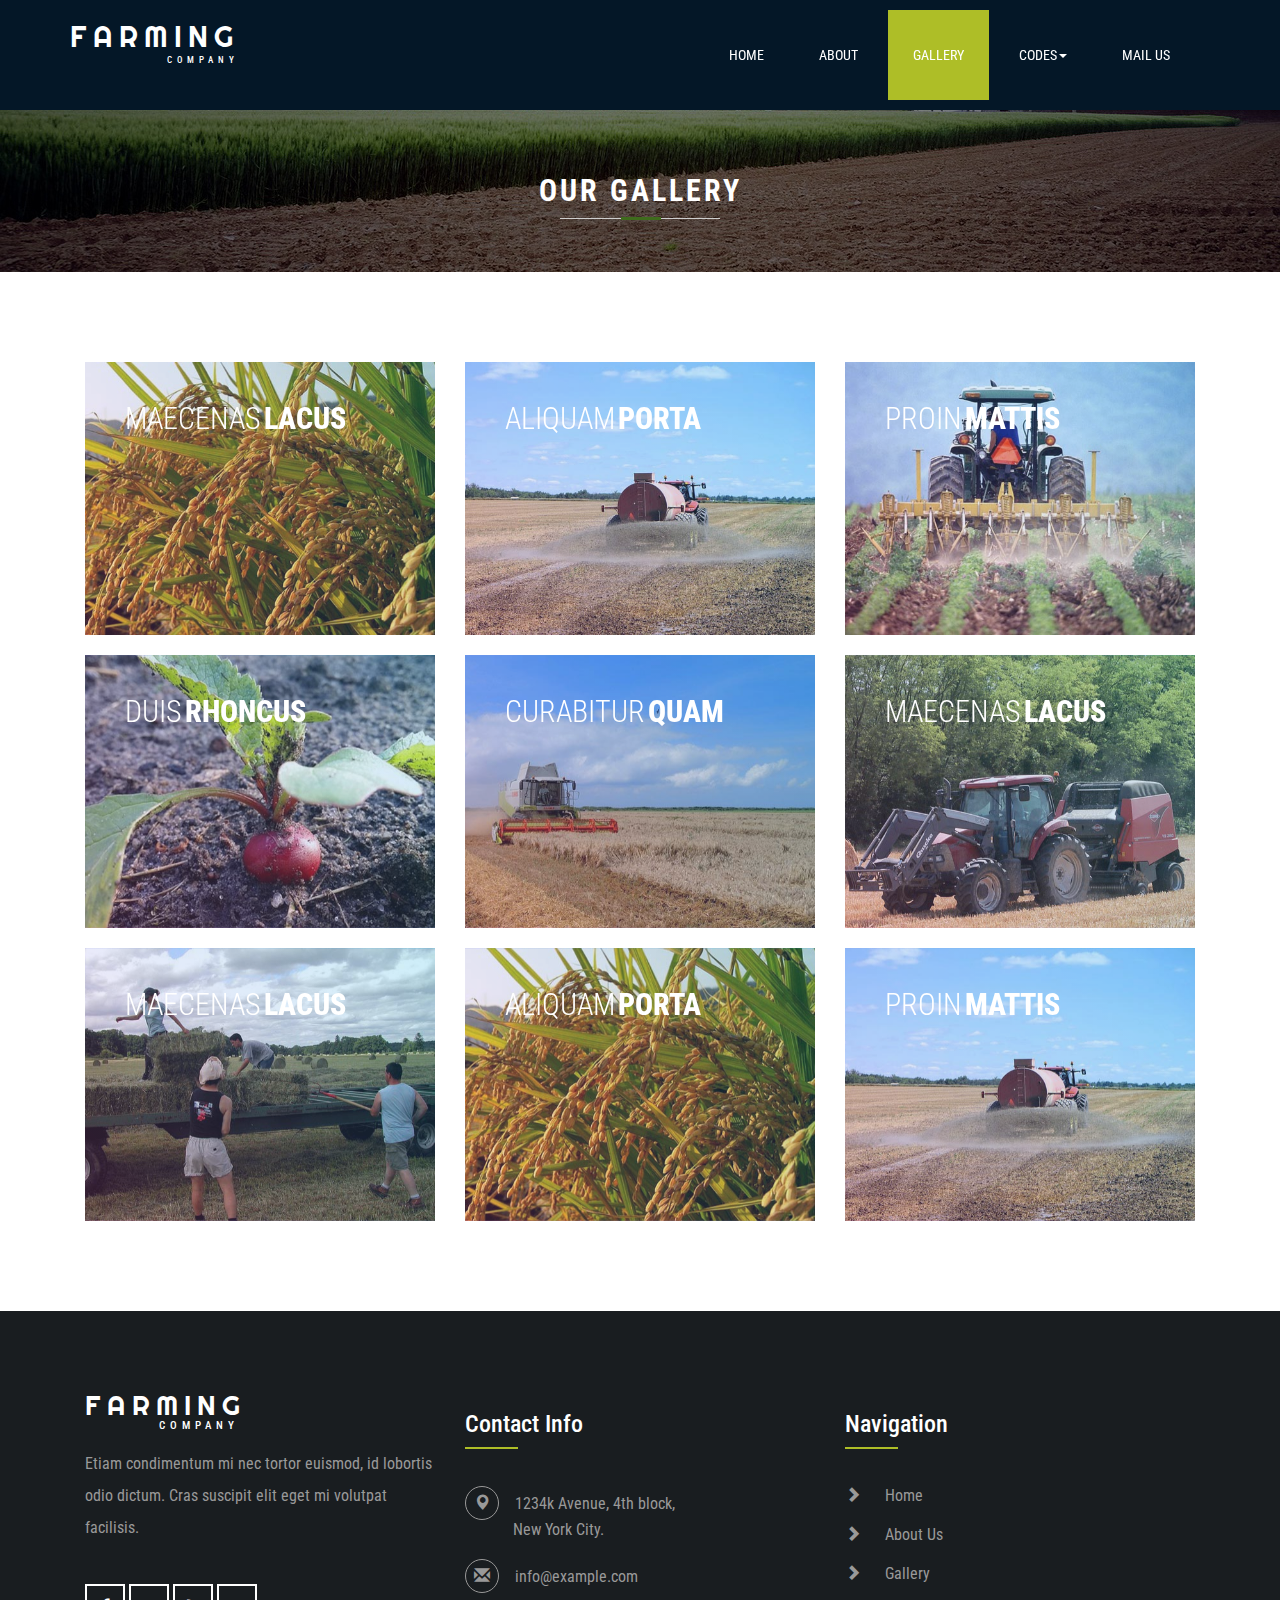
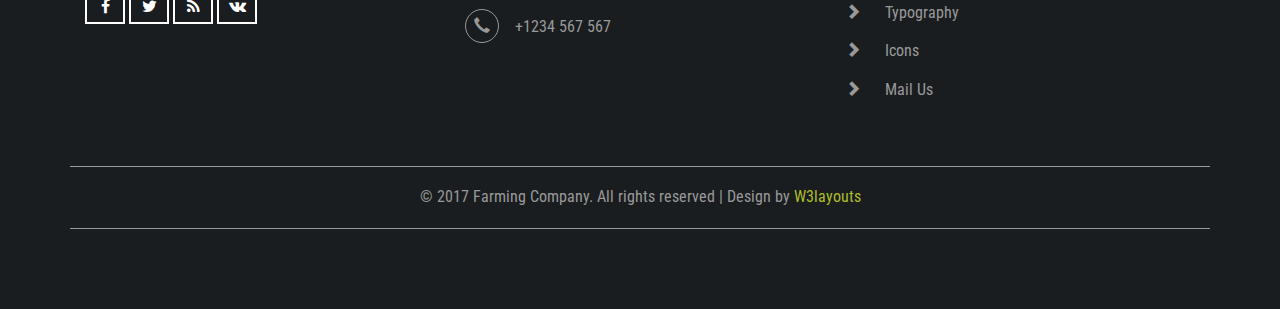
<file: gallery.html>
<!--A Design by W3layouts
Author: W3layout
Author URL: http://w3layouts.com
License: Creative Commons Attribution 3.0 Unported
License URL: http://creativecommons.org/licenses/by/3.0/
-->
<!DOCTYPE html>
<html lang="en">
<head>
<title>Farming Company an Agriculture Category Flat Bootstrap responsive Website Template | Gallery :: w3layouts</title>
<meta name="viewport" content="width=device-width, initial-scale=1">
<meta http-equiv="Content-Type" content="text/html; charset=utf-8" />
<meta name="keywords" content="Farming Company Responsive web template, Bootstrap Web Templates, Flat Web Templates, Android Compatible web template, 
Smartphone Compatible web template, free webdesigns for Nokia, Samsung, LG, SonyEricsson, Motorola web design" />
<script type="application/x-javascript"> addEventListener("load", function() { setTimeout(hideURLbar, 0); }, false); function hideURLbar(){ window.scrollTo(0,1); } </script>
<!-- bootstrap-css -->
<link href="css/bootstrap.css" rel="stylesheet" type="text/css" media="all" />
<!--// bootstrap-css -->
<!-- css -->
<link rel="stylesheet" href="css/style.css" type="text/css" media="all" />
<!--// css -->
<link rel="stylesheet" href="css/lightbox.css">
<!-- font-awesome icons -->
<link href="css/font-awesome.css" rel="stylesheet"> 
<!-- //font-awesome icons -->
<!-- font -->
<link href="//fonts.googleapis.com/css?family=Righteous&subset=latin-ext" rel="stylesheet">
<link href='//fonts.googleapis.com/css?family=Roboto+Condensed:400,700italic,700,400italic,300italic,300' rel='stylesheet' type='text/css'>
<!-- //font -->
<script src="js/jquery-1.11.1.min.js"></script>
<script src="js/bootstrap.js"></script>
<script src="js/SmoothScroll.min.js"></script>
<script type="text/javascript">
	jQuery(document).ready(function($) {
		$(".scroll").click(function(event){		
			event.preventDefault();
			$('html,body').animate({scrollTop:$(this.hash).offset().top},1000);
		});
	});
</script>
</head>
<body>
	<!-- header -->
	<div class="header">
		<div class="container">
			<nav class="navbar navbar-default">
				<!-- Brand and toggle get grouped for better mobile display -->
				<div class="navbar-header">
				  <button type="button" class="navbar-toggle collapsed" data-toggle="collapse" data-target="#bs-example-navbar-collapse-1">
					<span class="sr-only">Toggle navigation</span>
					<span class="icon-bar"></span>
					<span class="icon-bar"></span>
					<span class="icon-bar"></span>
				  </button>
					<div class="w3layouts-logo">
						<h1><a href="index.html">Farming <span>Company</span></a></h1>
					</div>
				</div>

				<!-- Collect the nav links, forms, and other content for toggling -->
				<div class="collapse navbar-collapse nav-wil" id="bs-example-navbar-collapse-1">
					<nav>
						<ul class="nav navbar-nav">
							<li><a href="index.html" class="hvr-sweep-to-bottom">Home</a></li>
							<li><a href="about.html" class="hvr-sweep-to-bottom">About</a></li>
							<li class="active"><a href="gallery.html" class="hvr-sweep-to-bottom">Gallery</a></li>
							<li><a href="#" class="dropdown-toggle hvr-sweep-to-bottom" data-toggle="dropdown" role="button" aria-haspopup="true" aria-expanded="false">Codes<span class="caret"></span></a>
								<ul class="dropdown-menu">
									<li><a class="hvr-sweep-to-bottom" href="icons.html">Icons</a></li>
									<li><a class="hvr-sweep-to-bottom" href="typography.html">Typography</a></li>          
								</ul>
							</li>
							<li><a href="mail.html" class="hvr-sweep-to-bottom">Mail Us</a></li>
						</ul>
					</nav>
				</div>
				<!-- /.navbar-collapse -->
			</nav>
		</div>
	</div>
	<!-- //header -->
	<!-- banner -->
	<div class="banner about-banner">
		<div class="container">
			<h2>Our Gallery</h2>
			<div class="agileits-line"> </div>
		</div>
	</div>
	<!-- //banner -->
	<!-- gallery -->
	<div class="gallery">
		<div class="container">
			<div class="gallery-grids">
				<div class="col-md-4 gallery-grid">
					<div class="grid">
						<figure class="effect-roxy">
							<a class="example-image-link" href="images/g1.jpg" data-lightbox="example-set" data-title="In lacinia pharetra ipsum vel dapibus. Ut vitae tristique nisi, mattis pellentesque elit. Proin mollis sed nisi ac sodales.">
								<img src="images/g1.jpg" alt="" />
								<figcaption>
									<h3>Maecenas <span>lacus</span></h3>
									<p> Aenean fermentum nisl ac imperdiet commodo</p>
								</figcaption>	
							</a>
						</figure>
					</div>
				</div>
				<div class="col-md-4 gallery-grid">
					<div class="grid">
						<figure class="effect-roxy">
							<a class="example-image-link" href="images/g2.jpg" data-lightbox="example-set" data-title="In lacinia pharetra ipsum vel dapibus. Ut vitae tristique nisi, mattis pellentesque elit. Proin mollis sed nisi ac sodales.">
								<img src="images/g2.jpg" alt="" />
								<figcaption>
									<h3>Aliquam <span>porta</span></h3>
									<p>Aenean fermentum nisl ac imperdiet commodo</p>
								</figcaption>	
							</a>
						</figure>
					</div>
				</div>
				<div class="col-md-4 gallery-grid">
					<div class="grid">
						<figure class="effect-roxy">
							<a class="example-image-link" href="images/g3.jpg" data-lightbox="example-set" data-title="In lacinia pharetra ipsum vel dapibus. Ut vitae tristique nisi, mattis pellentesque elit. Proin mollis sed nisi ac sodales.">
								<img src="images/g3.jpg" alt="" />
								<figcaption>
									<h3>Proin <span>mattis</span></h3>
									<p>Aenean fermentum nisl ac imperdiet commodo</p>
								</figcaption>		
							</a>
						</figure>
					</div>
				</div>
							
				<div class="col-md-4 gallery-grid">
					<div class="grid">
						<figure class="effect-roxy">
							<a class="example-image-link" href="images/g4.jpg" data-lightbox="example-set" data-title="In lacinia pharetra ipsum vel dapibus. Ut vitae tristique nisi, mattis pellentesque elit. Proin mollis sed nisi ac sodales.">
								<img src="images/g4.jpg" alt="" />
								<figcaption>
									<h3>Duis <span>rhoncus</span></h3>
									<p>Aenean fermentum nisl ac imperdiet commodo</p>
								</figcaption>	
							</a>
						</figure>
					</div>
				</div>
				<div class="col-md-4 gallery-grid">
					<div class="grid">
						<figure class="effect-roxy">
							<a class="example-image-link" href="images/g5.jpg" data-lightbox="example-set" data-title="In lacinia pharetra ipsum vel dapibus. Ut vitae tristique nisi, mattis pellentesque elit. Proin mollis sed nisi ac sodales.">
								<img src="images/g5.jpg" alt="" />
								<figcaption>
									<h3>Curabitur <span>quam</span></h3>
									<p>Aenean fermentum nisl ac imperdiet commodo</p>
								</figcaption>	
							</a>
						</figure>
					</div>
				</div>
				<div class="col-md-4 gallery-grid">
					<div class="grid">
						<figure class="effect-roxy">
							<a class="example-image-link" href="images/g6.jpg" data-lightbox="example-set" data-title="In lacinia pharetra ipsum vel dapibus. Ut vitae tristique nisi, mattis pellentesque elit. Proin mollis sed nisi ac sodales.">
								<img src="images/g6.jpg" alt="" />
								<figcaption>
									<h3>Maecenas <span>lacus</span></h3>
									<p>Aenean fermentum nisl ac imperdiet commodo</p>
								</figcaption>		
							</a>
						</figure>
					</div>
				</div>
				
				<div class="col-md-4 gallery-grid">
					<div class="grid">
						<figure class="effect-roxy">
							<a class="example-image-link" href="images/g7.jpg" data-lightbox="example-set" data-title="In lacinia pharetra ipsum vel dapibus. Ut vitae tristique nisi, mattis pellentesque elit. Proin mollis sed nisi ac sodales.">
								<img src="images/g7.jpg" alt="" />
								<figcaption>
									<h3>Maecenas <span>lacus</span></h3>
									<p> Aenean fermentum nisl ac imperdiet commodo</p>
								</figcaption>	
							</a>
						</figure>
					</div>
				</div>
				<div class="col-md-4 gallery-grid">
					<div class="grid">
						<figure class="effect-roxy">
							<a class="example-image-link" href="images/g1.jpg" data-lightbox="example-set" data-title="In lacinia pharetra ipsum vel dapibus. Ut vitae tristique nisi, mattis pellentesque elit. Proin mollis sed nisi ac sodales.">
								<img src="images/g1.jpg" alt="" />
								<figcaption>
									<h3>Aliquam <span>porta</span></h3>
									<p>Aenean fermentum nisl ac imperdiet commodo</p>
								</figcaption>	
							</a>
						</figure>
					</div>
				</div>
				<div class="col-md-4 gallery-grid">
					<div class="grid">
						<figure class="effect-roxy">
							<a class="example-image-link" href="images/g2.jpg" data-lightbox="example-set" data-title="In lacinia pharetra ipsum vel dapibus. Ut vitae tristique nisi, mattis pellentesque elit. Proin mollis sed nisi ac sodales.">
								<img src="images/g2.jpg" alt="" />
								<figcaption>
									<h3>Proin <span>mattis</span></h3>
									<p>Aenean fermentum nisl ac imperdiet commodo</p>
								</figcaption>		
							</a>
						</figure>
					</div>
				</div>
				<div class="clearfix"> </div>
			</div>
		</div>
	</div>
	<!-- //gallery -->
	<!-- footer -->
	<div class="footer">
		<div class="container">
			<div class="agileinfo_footer_grids">
				<div class="col-md-4 agileinfo_footer_grid">
					<div class="agile-logo">
						<h4><a href="index.html">Farming <span>Company</span></a></h4>
					</div>
					<p>Etiam condimentum mi nec tortor euismod, id lobortis odio dictum. Cras 
						suscipit elit eget mi volutpat facilisis.</p>
					<div class="agileinfo-social-grids">
						<ul>
							<li><a href="#"><i class="fa fa-facebook"></i></a></li>
							<li><a href="#"><i class="fa fa-twitter"></i></a></li>
							<li><a href="#"><i class="fa fa-rss"></i></a></li>
							<li><a href="#"><i class="fa fa-vk"></i></a></li>
						</ul>
					</div>
				</div>
				<div class="col-md-4 agileinfo_footer_grid">
					<h3>Contact Info</h3>
					<ul class="agileinfo_footer_grid_list">
						<li><i class="glyphicon glyphicon-map-marker" aria-hidden="true"></i>1234k Avenue, 4th block, <span>New York City.</span></li>
						<li><i class="glyphicon glyphicon-envelope" aria-hidden="true"></i><a href="mailto:info@example.com">info@example.com</a></li>
						<li><i class="glyphicon glyphicon-earphone" aria-hidden="true"></i>+1234 567 567</li>
					</ul>
				</div>
				<div class="col-md-4 agileinfo_footer_grid">
					<h3>Navigation</h3>
					<ul class="agileinfo_footer_grid_nav">
						<li><span class="glyphicon glyphicon-chevron-right" aria-hidden="true"></span><a href="index.html">Home</a></li>
						<li><span class="glyphicon glyphicon-chevron-right" aria-hidden="true"></span><a href="about.html">About Us</a></li>
						<li><span class="glyphicon glyphicon-chevron-right" aria-hidden="true"></span><a href="gallery.html">Gallery</a></li>
						<li><span class="glyphicon glyphicon-chevron-right" aria-hidden="true"></span><a href="typography.html">Typography</a></li>
						<li><span class="glyphicon glyphicon-chevron-right" aria-hidden="true"></span><a href="icons.html">Icons</a></li>
						<li><span class="glyphicon glyphicon-chevron-right" aria-hidden="true"></span><a href="mail.html">Mail Us</a></li>
					</ul>
				</div>
				<div class="clearfix"> </div>
			</div>
			<div class="w3agile_footer_copy">
				<p>&copy; 2017 Farming Company. All rights reserved | Design by <a href="http://w3layouts.com/">W3layouts</a></p>
			</div>
		</div>
	</div>
	<!-- //footer -->
	<script src="js/lightbox-plus-jquery.min.js"> </script>
	<script type="text/javascript" src="js/move-top.js"></script>
	<script type="text/javascript" src="js/easing.js"></script>
	<!-- here stars scrolling icon -->
	<script type="text/javascript">
		$(document).ready(function() {
			/*
				var defaults = {
				containerID: 'toTop', // fading element id
				containerHoverID: 'toTopHover', // fading element hover id
				scrollSpeed: 1200,
				easingType: 'linear' 
				};
			*/
								
			$().UItoTop({ easingType: 'easeOutQuart' });
								
			});
	</script>
<!-- //here ends scrolling icon -->
</body>	
</html>
</file>
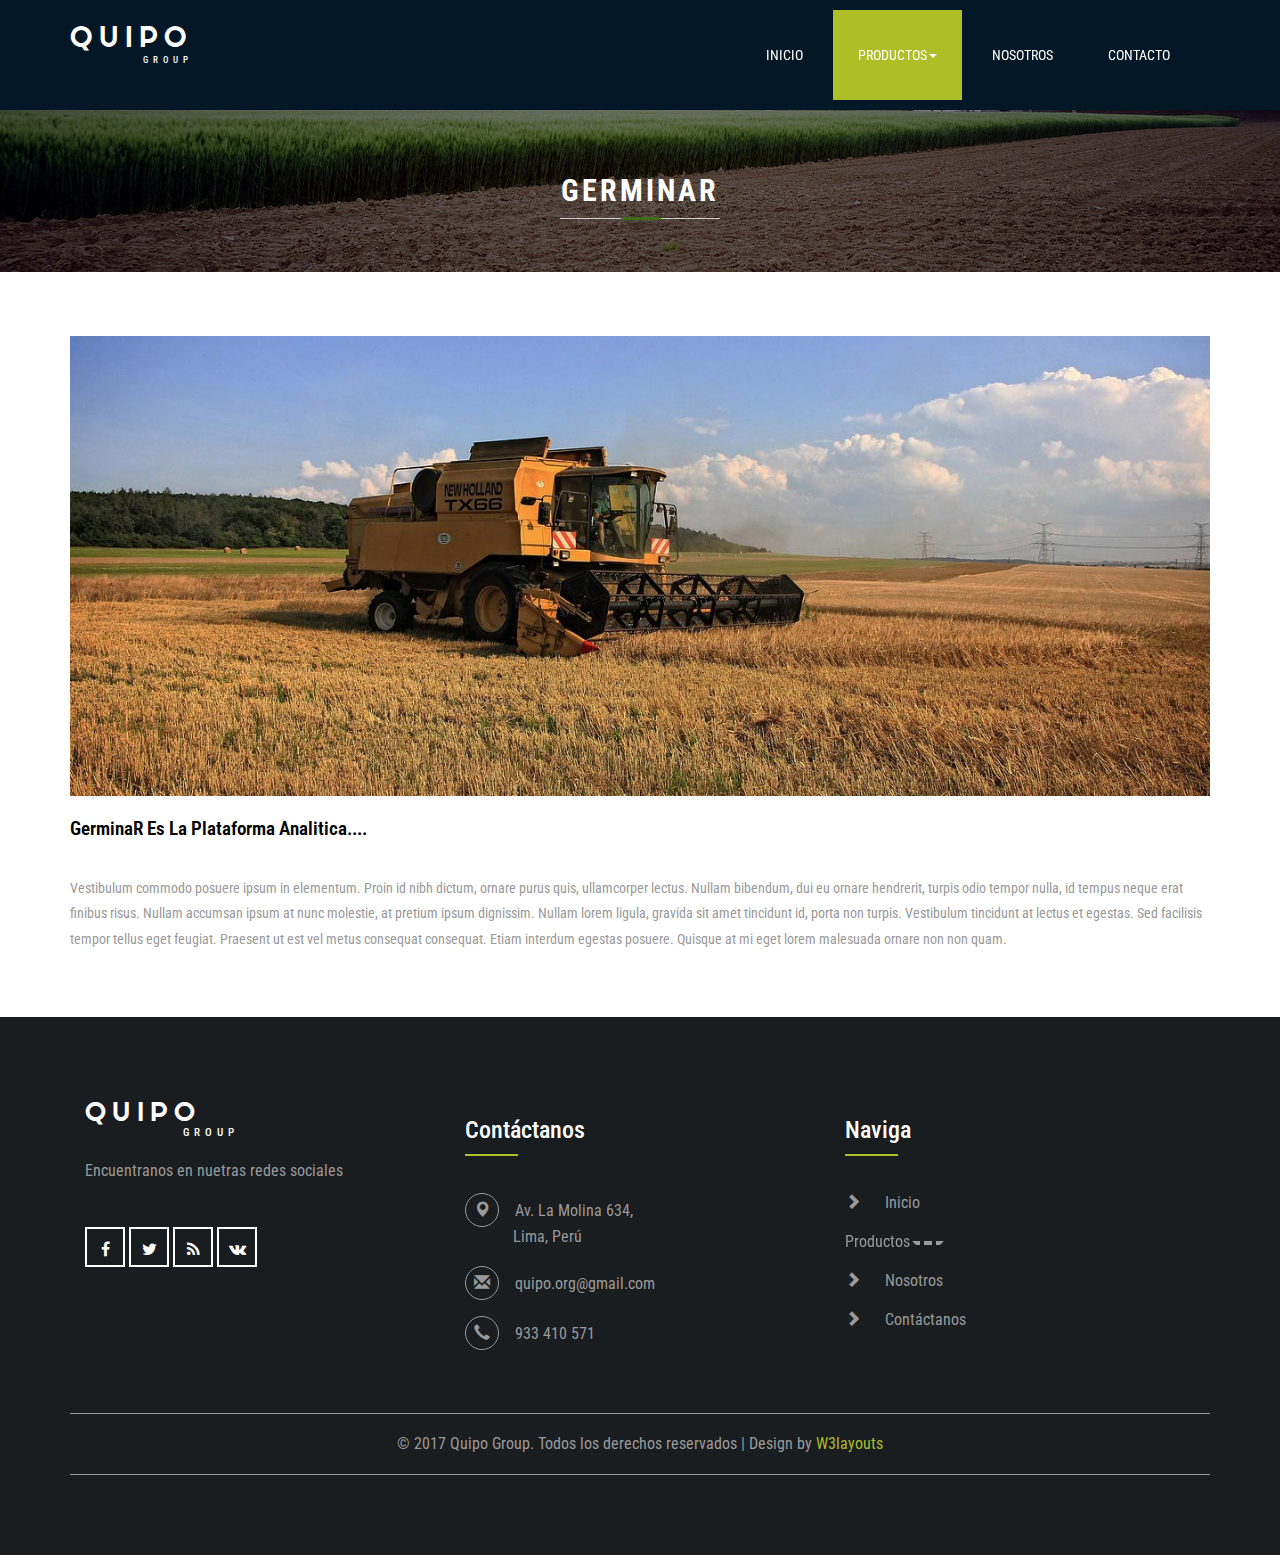
<file: germinar.html>
<!--A Design by W3layouts
Author: W3layout
Author URL: http://w3layouts.com
License: Creative Commons Attribution 3.0 Unported
License URL: http://creativecommons.org/licenses/by/3.0/
-->
<!DOCTYPE html>
<html lang="en">
<head>
<title>GerminaR Quipo</title>
<meta name="viewport" content="width=device-width, initial-scale=1">
<meta http-equiv="Content-Type" content="text/html; charset=utf-8" />
<meta name="keywords" content="Farming Company Responsive web template, Bootstrap Web Templates, Flat Web Templates, Android Compatible web template, 
Smartphone Compatible web template, free webdesigns for Nokia, Samsung, LG, SonyEricsson, Motorola web design" />
<script type="application/x-javascript"> addEventListener("load", function() { setTimeout(hideURLbar, 0); }, false); function hideURLbar(){ window.scrollTo(0,1); } </script>
<!-- bootstrap-css -->
<link href="css/bootstrap.css" rel="stylesheet" type="text/css" media="all" />
<!--// bootstrap-css -->
<!-- css -->
<link rel="stylesheet" href="css/style.css" type="text/css" media="all" />
<!--// css -->
<!-- font-awesome icons -->
<link href="css/font-awesome.css" rel="stylesheet"> 
<!-- //font-awesome icons -->
<!-- font -->
<link href="//fonts.googleapis.com/css?family=Righteous&subset=latin-ext" rel="stylesheet">
<link href='//fonts.googleapis.com/css?family=Roboto+Condensed:400,700italic,700,400italic,300italic,300' rel='stylesheet' type='text/css'>
<!-- //font -->
<script src="js/jquery-1.11.1.min.js"></script>
<script src="js/bootstrap.js"></script>
<script src="js/SmoothScroll.min.js"></script>
<script type="text/javascript">
	jQuery(document).ready(function($) {
		$(".scroll").click(function(event){		
			event.preventDefault();
			$('html,body').animate({scrollTop:$(this.hash).offset().top},1000);
		});
	});
</script>
</head>
<body>
	<!-- header -->
	<div class="header">
		<div class="container">
			<nav class="navbar navbar-default">
				<!-- Brand and toggle get grouped for better mobile display -->
				<div class="navbar-header">
				  <button type="button" class="navbar-toggle collapsed" data-toggle="collapse" data-target="#bs-example-navbar-collapse-1">
					<span class="sr-only">Toggle navigation</span>
					<span class="icon-bar"></span>
					<span class="icon-bar"></span>
					<span class="icon-bar"></span>
				  </button>
					<div class="w3layouts-logo">
						<h1><a href="index.html">Quipo <span>Group</span></a></h1>
					</div>
				</div>

				<!-- Collect the nav links, forms, and other content for toggling -->
				<div class="collapse navbar-collapse nav-wil" id="bs-example-navbar-collapse-1">
					<nav>
						<ul class="nav navbar-nav">
							<li class="hvr-sweep-to-bottom"><a href="index.html">Inicio</a></li>
							
<!--							<li><a href="gallery.html" class="hvr-sweep-to-bottom">Gallery</a></li>-->
							<li class="active"><a href="#" class="dropdown-toggle hvr-sweep-to-bottom" data-toggle="dropdown" role="button" aria-haspopup="true" aria-expanded="false">Productos<span class="caret"></span></a>
								<ul class="dropdown-menu">
									<li><a class="hvr-sweep-to-bottom" href="fieldbooq.html">FieldbooQ</a></li>
									<li><a class="hvr-sweep-to-bottom" href="germinar.html">GerminaR</a></li>          
								</ul>
							</li>
							<li><a href="about.html" class="hvr-sweep-to-bottom">Nosotros</a></li>
							<li><a href="mail.html" class="hvr-sweep-to-bottom">Contacto</a></li>
						</ul>
					</nav>
				</div>
				<!-- /.navbar-collapse -->
			</nav>
		</div>
	</div>
	<!-- //header -->
	<!-- banner -->
	<div class="banner about-banner">
		<div class="container">
			<h2>GerminaR</h2>
			<div class="agileits-line"> </div>
		</div>
	</div>
	<!-- //banner -->
	<!-- single -->
	<div class="single">
		<div class="container">
			<div class="agileits-single-img">
				<img src="images/s1.jpg" alt="" />
				
				<h4>GerminaR es la plataforma analitica....</h4>
				<div class="agileinfo-single-icons">
<!--
					<ul>
						<li><a href="#"><i class="fa fa-user" aria-hidden="true"></i> <span>Admin</span></a></li>
						<li><i class="fa fa-calendar" aria-hidden="true"></i><span>04.Nov.2015</span></li>
						<li><a href="#"><i class="fa fa-comments-o" aria-hidden="true"></i><span>20 Comments</span></a></li>
						<li><a href="#"><i class="fa fa-heart" aria-hidden="true"></i><span>300 Likes</span></a></li>
					</ul>				
-->
				</div>
				<p>Vestibulum commodo posuere ipsum in elementum. Proin id nibh dictum, ornare purus quis, ullamcorper lectus. Nullam bibendum, dui eu ornare hendrerit, turpis odio tempor nulla, id tempus neque erat finibus risus. Nullam accumsan ipsum at nunc molestie, at pretium ipsum dignissim. Nullam lorem ligula, gravida sit amet tincidunt id, porta non turpis. Vestibulum tincidunt at lectus et egestas. Sed facilisis tempor tellus eget feugiat. Praesent ut est vel metus consequat consequat. Etiam interdum egestas posuere. Quisque at mi eget lorem malesuada ornare non non quam.</p>
			</div>
			
			<!-- comments -->
			<!--<div class="agileits_three_comments">
				<h3>Comments</h3>
				<div class="agileits_three_comment_grid">
					<div class="agileits_tom">
						<img src="images/t2.jpg" alt=" " class="img-responsive">
					</div>
					<div class="agileits_tom_right">
						<div class="hardy">
							<h4>David Son</h4>
							<p>21 June 2016</p>
						</div>
						<div class="reply">
							<a href="#">Reply</a>
						</div>
						<div class="clearfix"> </div>
						<p class="lorem">There are many variations of passages of Lorem Ipsum available,
						but the majority have suffered alteration in some form, by injected humour, 
						or randomised words which don't.</p>
					</div>
					<div class="clearfix"> </div>
				</div>
				<div class="agileits_three_comment_grid agileits_three_comment_grid1">
					<div class="agileits_tom">
						<img src="images/t3.jpg" alt=" " class="img-responsive">
					</div>
					<div class="agileits_tom_right">
						<div class="hardy">
							<h4>Shane Watson</h4>
							<p>21 June 2016</p>
						</div>
						<div class="reply">
							<a href="#">Reply</a>
						</div>
						<div class="clearfix"> </div>
						<p class="lorem">There are many variations of passages of Lorem Ipsum available,
						but the majority have suffered alteration in some form, by injected humour, 
						or randomised words which don't.</p>
					</div>
					<div class="clearfix"> </div>
				</div>
				<div class="agileits_three_comment_grid">
					<div class="agileits_tom">
						<img src="images/t4.jpg" alt=" " class="img-responsive">
					</div>
					<div class="agileits_tom_right">
						<div class="hardy">
							<h4>Steve Smith</h4>
							<p>21 June 2016</p>
						</div>
						<div class="reply">
							<a href="#">Reply</a>
						</div>
						<div class="clearfix"> </div>
						<p class="lorem">There are many variations of passages of lorem ipsum available,
							but the majority have suffered alteration in some form, by injected humour, 
							or randomised words which don't.</p>
					</div>
					<div class="clearfix"> </div>
				</div>
			</div>-->
			<!-- //comments -->
			<!-- leave-comments -->
<!--			<div class="w3_leave_comment">
				<h3>Leave your comment</h3>
				<form action="#" method="post">
					<input type="text" name="Name" placeholder="Name" required="">
					<input type="email" name="Email" placeholder="Email" required="">
					<input type="text" name="Phone" placeholder="Phone" required="">
					<textarea placeholder="Message" name="Message" required=""></textarea>
					<input type="submit" value="Send">
				</form>
			</div>-->
			<!-- //leave-comments -->
		</div>
	</div>
	<!-- //single -->
	<!-- footer -->
	<div class="footer">
		<div class="container">
			<div class="agileinfo_footer_grids">
				<div class="col-md-4 agileinfo_footer_grid">
					<div class="agile-logo">
						<h4><a href="index.html">Quipo <span>Group</span></a></h4>
					</div>
					<p>Encuentranos en nuetras redes sociales</p>
					<div class="agileinfo-social-grids">
						<ul>
							<li><a href="#"><i class="fa fa-facebook"></i></a></li>
							<li><a href="#"><i class="fa fa-twitter"></i></a></li>
							<li><a href="#"><i class="fa fa-rss"></i></a></li>
							<li><a href="#"><i class="fa fa-vk"></i></a></li>
						</ul>
					</div>
				</div>
				<div class="col-md-4 agileinfo_footer_grid">
					<h3>Contáctanos</h3>
					<ul class="agileinfo_footer_grid_list">
						<li><i class="glyphicon glyphicon-map-marker" aria-hidden="true"></i>Av. La Molina 634, <span>Lima, Perú</span></li>
						<li><i class="glyphicon glyphicon-envelope" aria-hidden="true"></i><a href="mailto:info@example.com">quipo.org@gmail.com</a></li>
						<li><i class="glyphicon glyphicon-earphone" aria-hidden="true"></i>933 410 571</li>
					</ul>
				</div>
				<div class="col-md-4 agileinfo_footer_grid">
					<h3>Naviga</h3>
					<ul class="agileinfo_footer_grid_nav">
						<li><span class="glyphicon glyphicon-chevron-right" aria-hidden="true"></span><a href="index.html">Inicio</a></li>
						
						<li><a href="#" class="dropdown-toggle hvr-sweep-to-bottom" data-toggle="dropdown" role="button" aria-haspopup="true" aria-expanded="false">Productos<span class="caret"></span></a>
								<ul class="dropdown-menu">
									<li><a class="hvr-sweep-to-bottom" href="fieldbooq.html">FieldbooQ</a></li>
									<li><a class="hvr-sweep-to-bottom" href="germinar.html">GerminaR</a></li>          
								</ul>
							</li>
						
						<li><span class="glyphicon glyphicon-chevron-right" aria-hidden="true"></span><a href="about.html">Nosotros</a></li>
<!--						<li><span class="glyphicon glyphicon-chevron-right" aria-hidden="true"></span><a href="gallery.html">Gallery</a></li>-->
<!--						<li><span class="glyphicon glyphicon-chevron-right" aria-hidden="true"></span><a href="typography.html">Typography</a></li>-->
<!--						<li><span class="glyphicon glyphicon-chevron-right" aria-hidden="true"></span><a href="icons.html">Icons</a></li>-->
						<li><span class="glyphicon glyphicon-chevron-right" aria-hidden="true"></span><a href="mail.html">Contáctanos</a></li>
					</ul>
				</div>
				<div class="clearfix"> </div>
			</div>
			<div class="w3agile_footer_copy">
				<p>&copy; 2017 Quipo Group. Todos los derechos reservados | Design by <a href="http://w3layouts.com/">W3layouts</a></p>
			</div>
		</div>
	</div>
	<!-- //footer -->
	<script type="text/javascript" src="js/move-top.js"></script>
	<script type="text/javascript" src="js/easing.js"></script>
	<!-- here stars scrolling icon -->
	<script type="text/javascript">
		$(document).ready(function() {
			/*
				var defaults = {
				containerID: 'toTop', // fading element id
				containerHoverID: 'toTopHover', // fading element hover id
				scrollSpeed: 1200,
				easingType: 'linear' 
				};
			*/
								
			$().UItoTop({ easingType: 'easeOutQuart' });
								
			});
	</script>
<!-- //here ends scrolling icon -->
</body>	
</html>
</file>
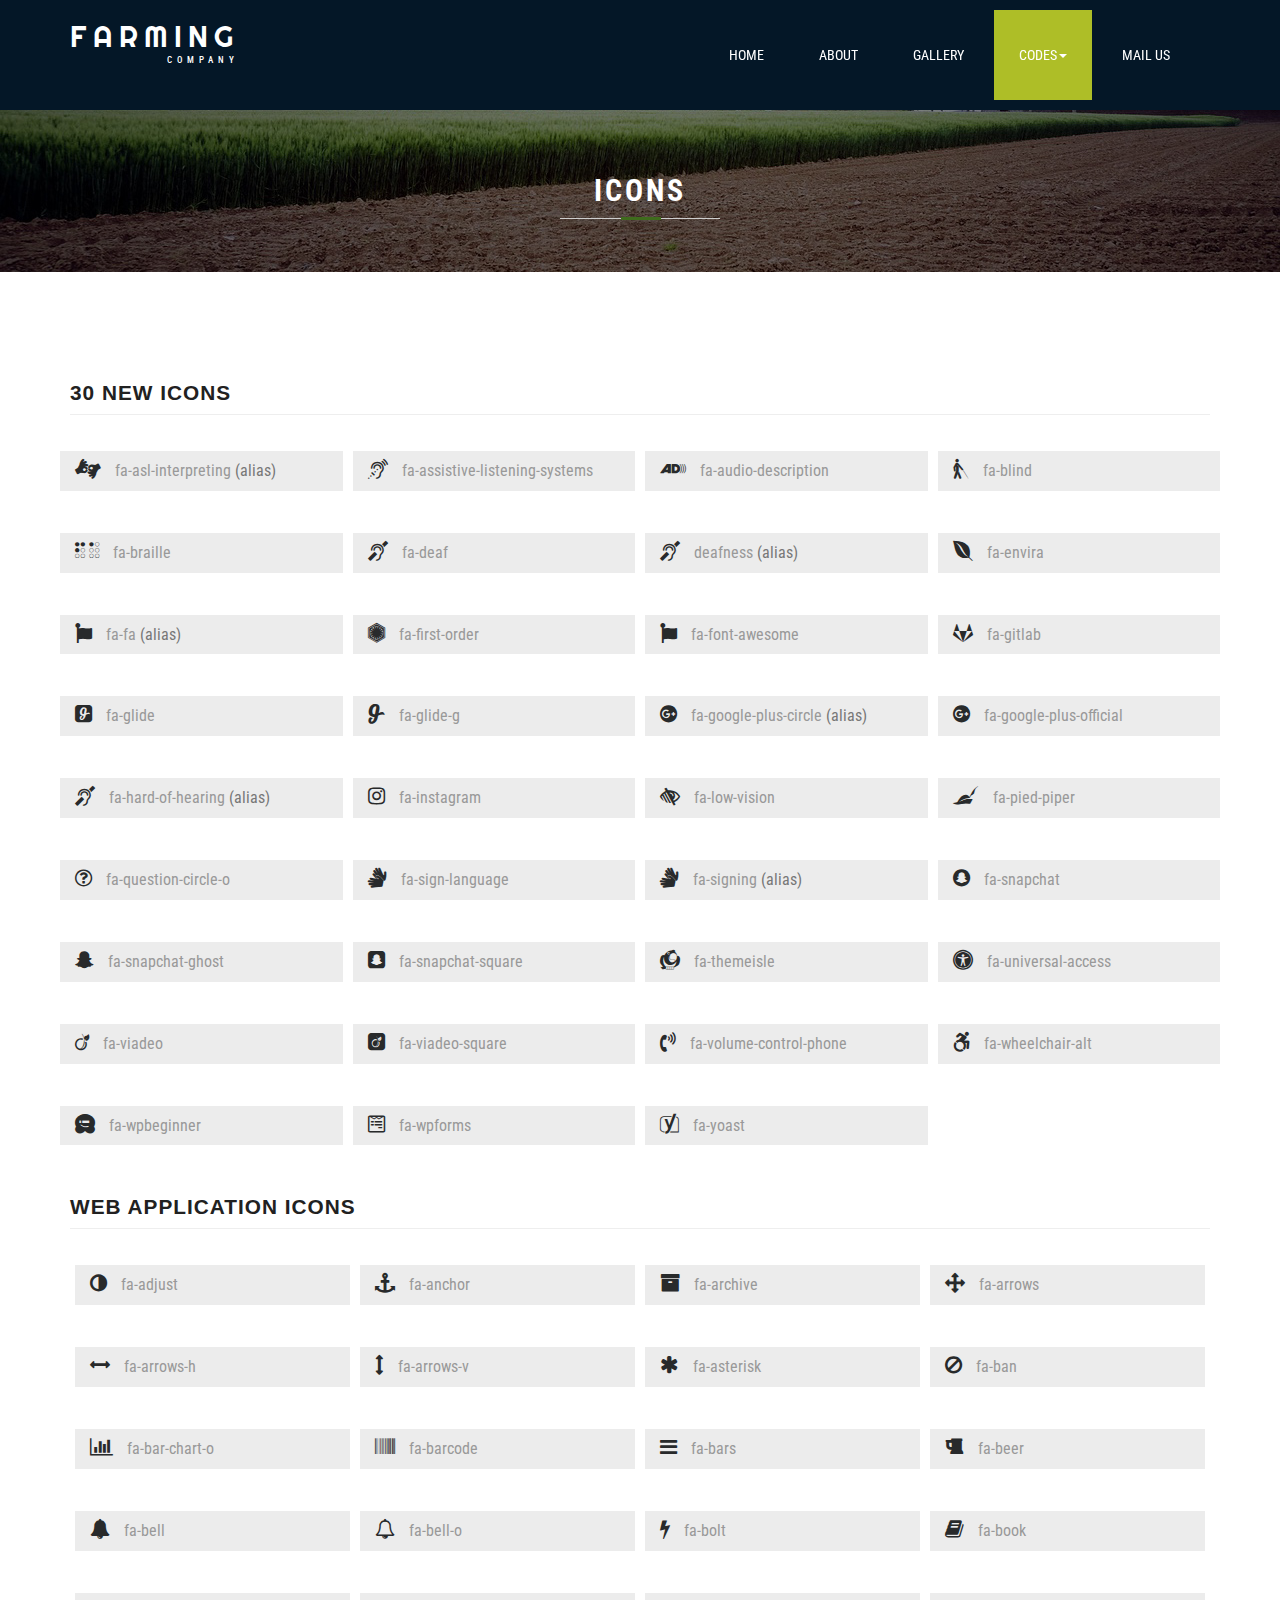
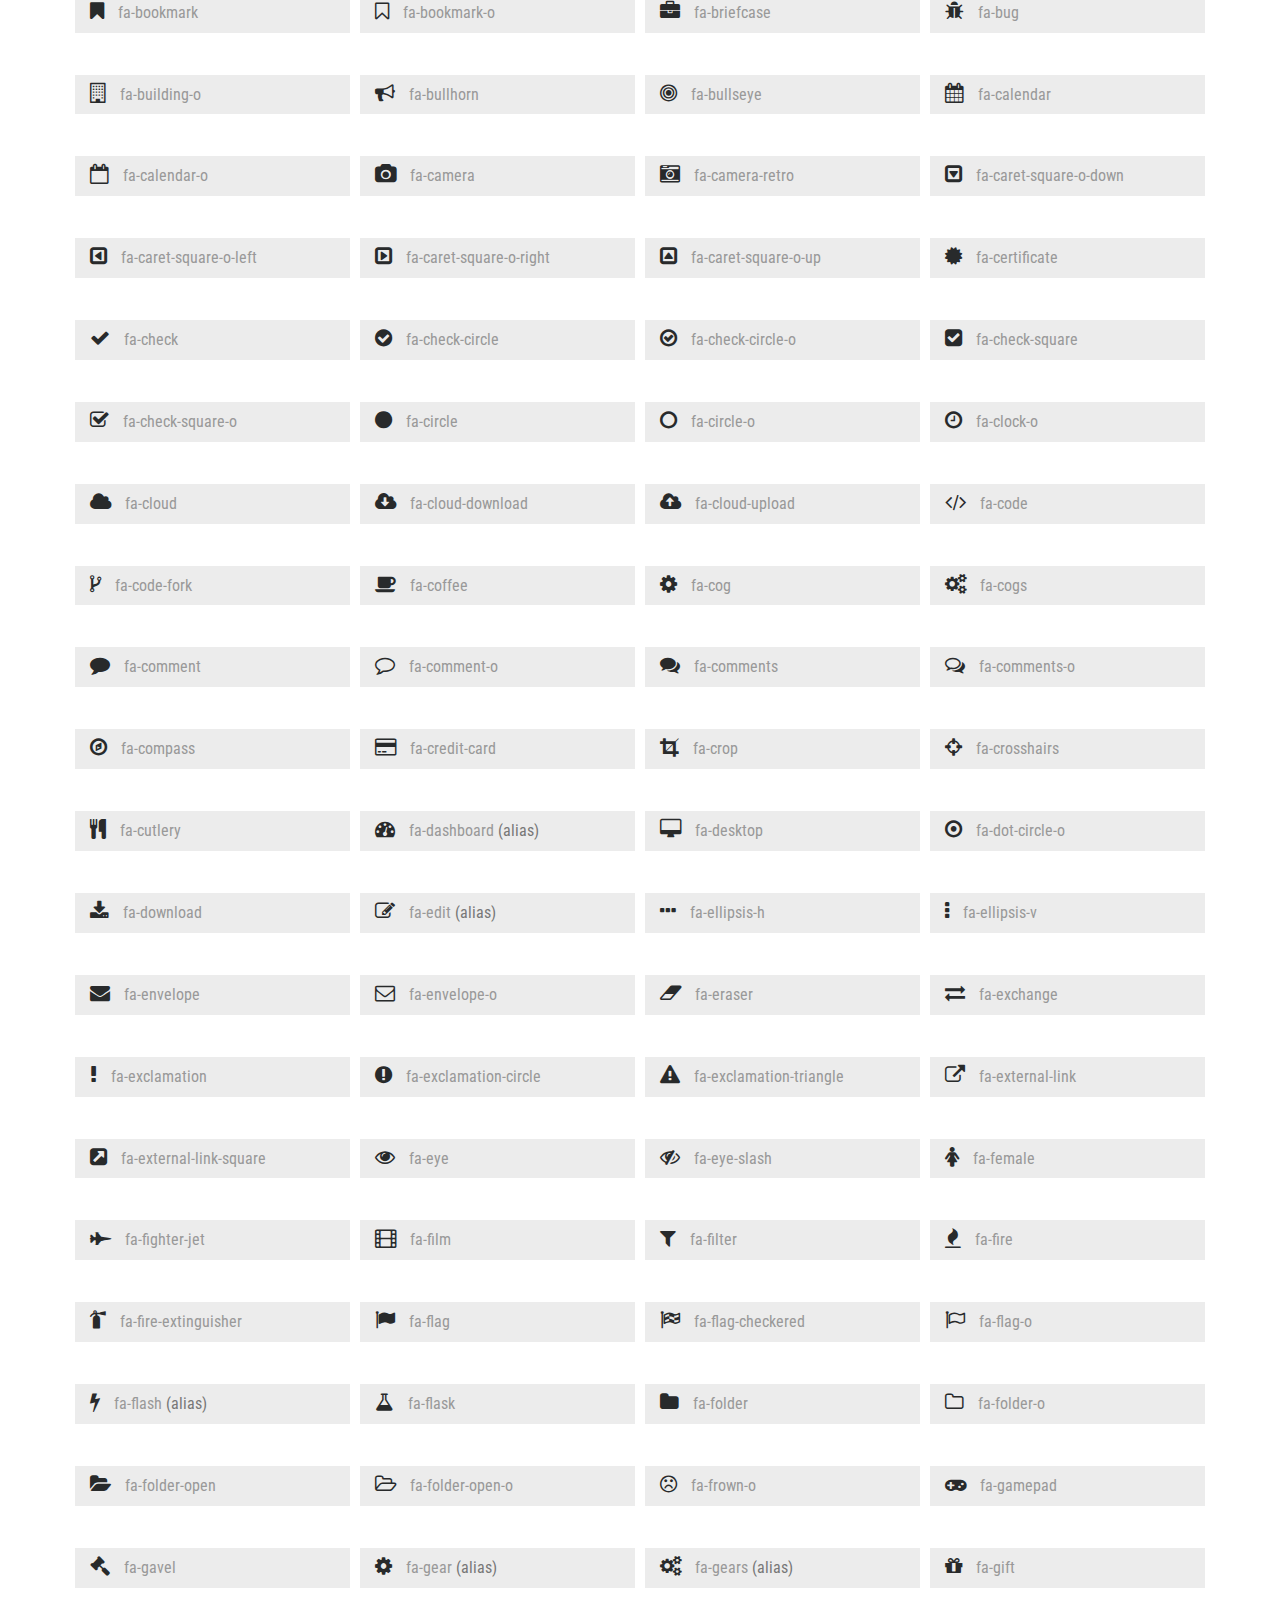
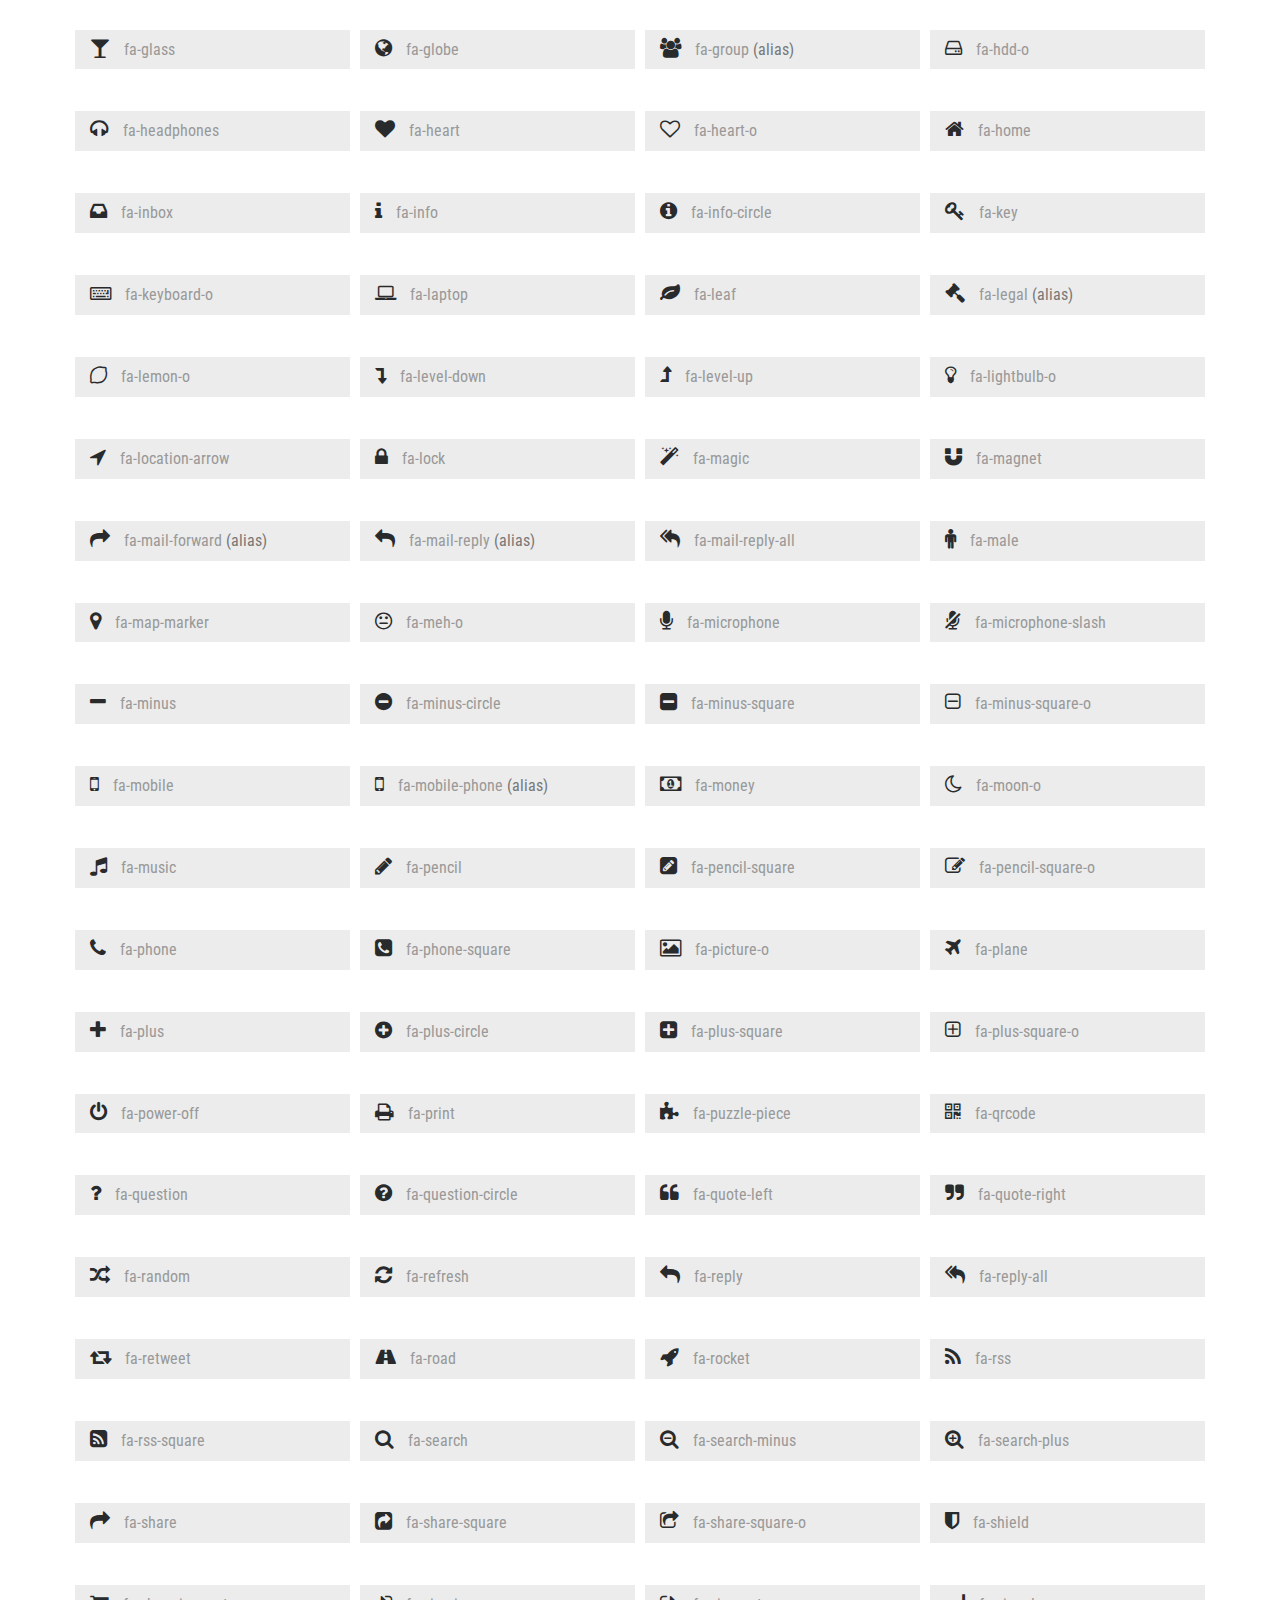
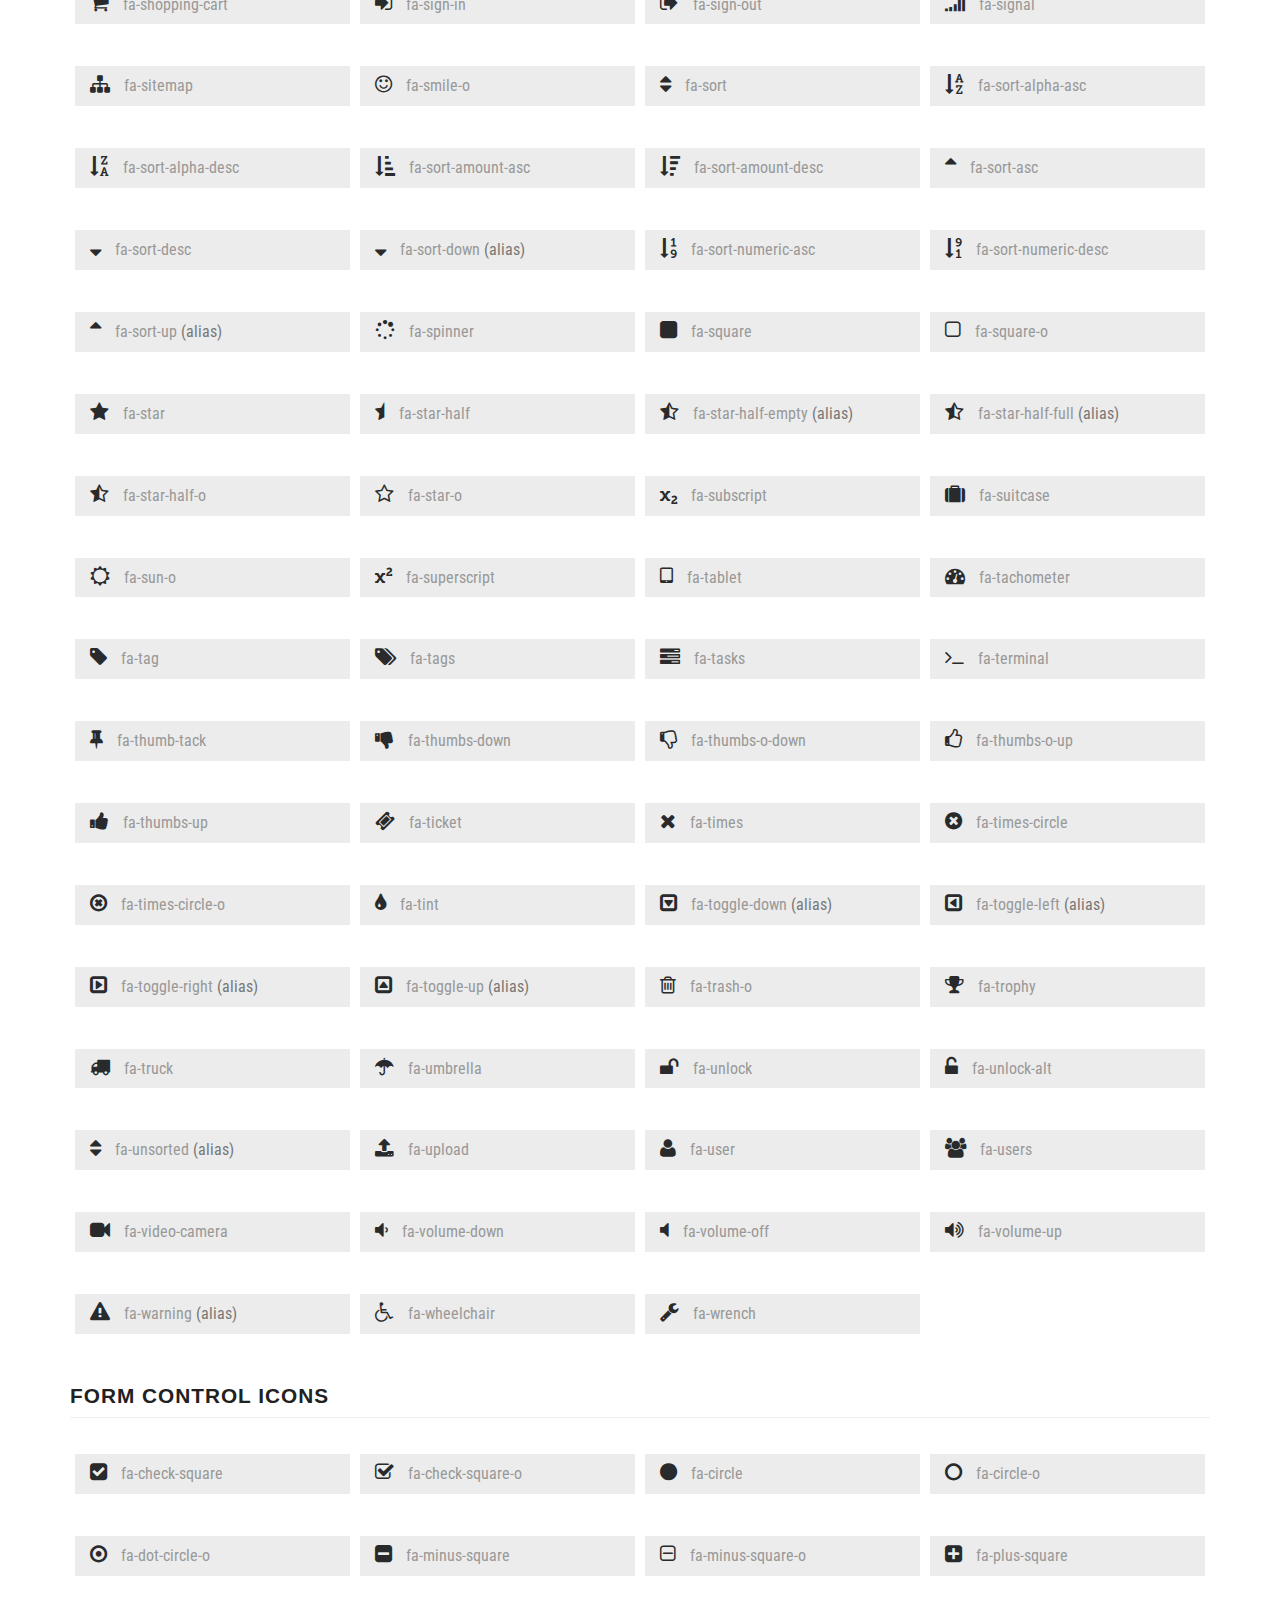
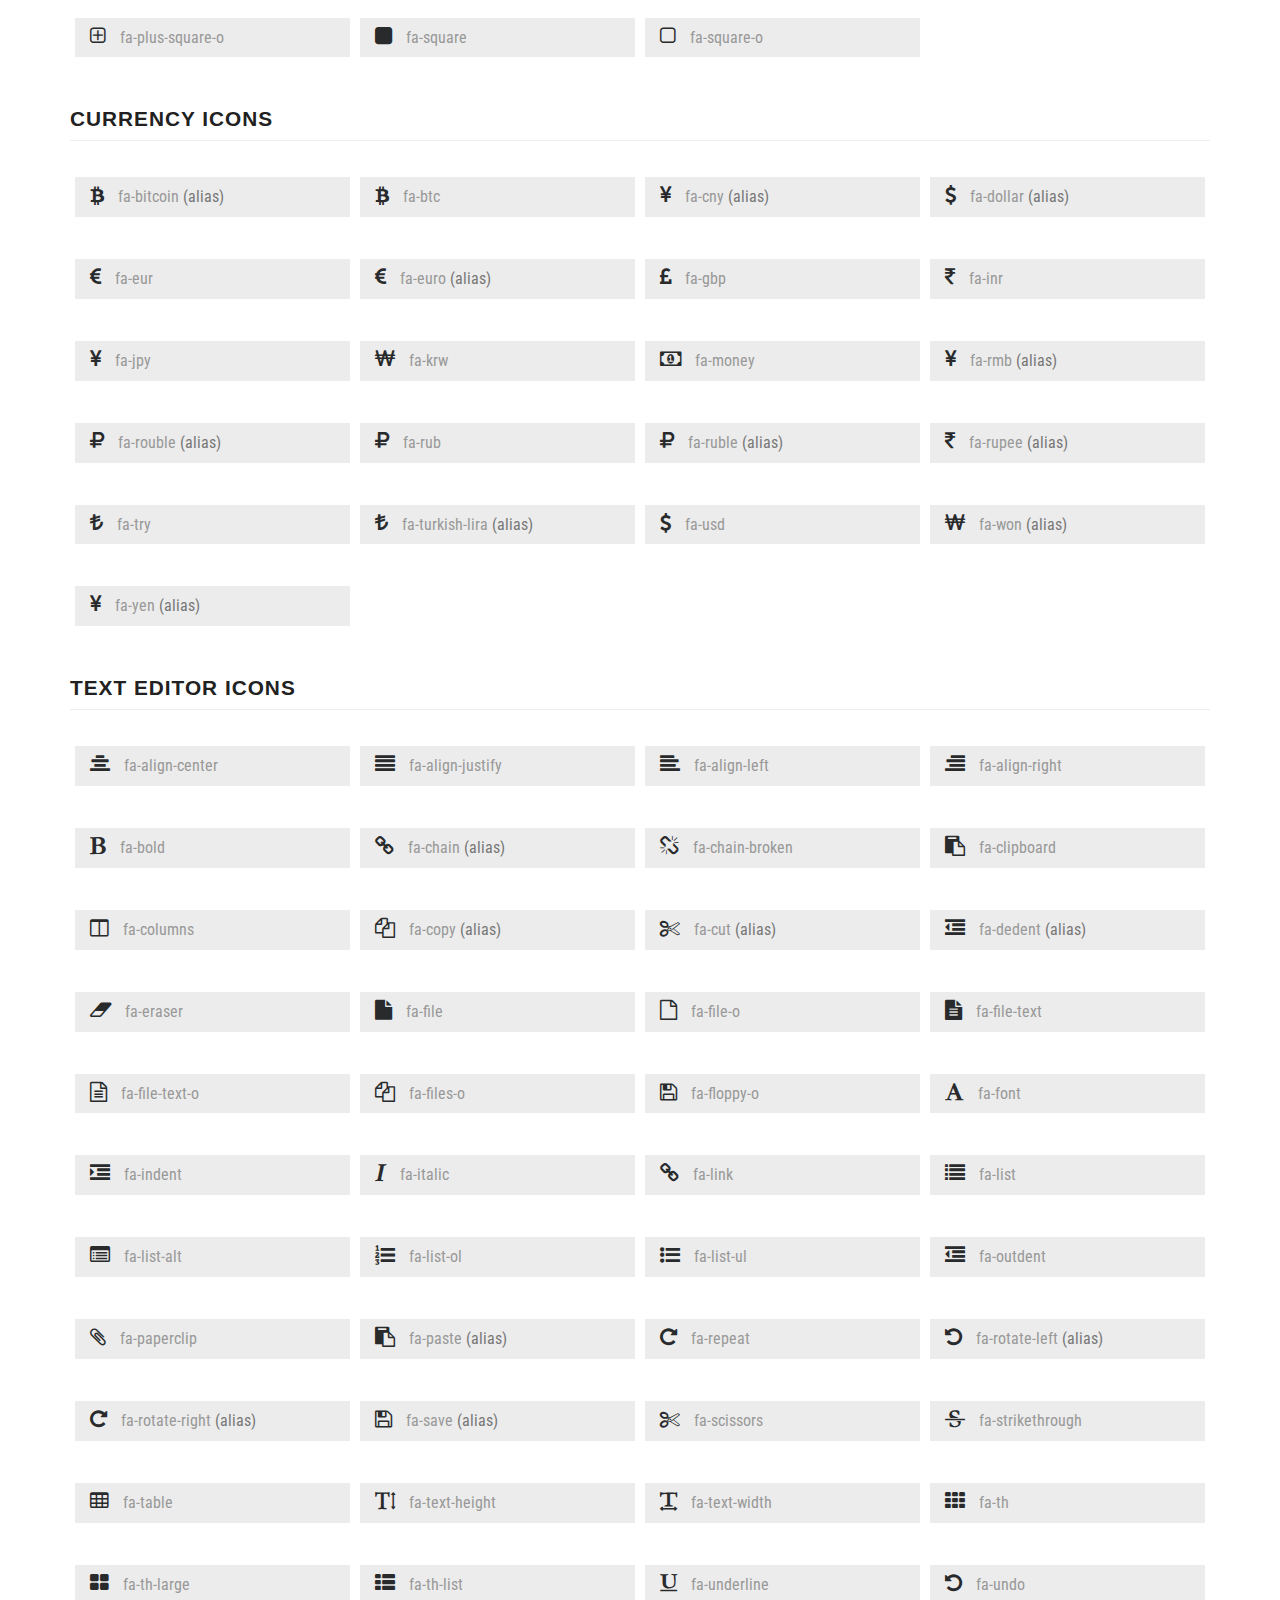
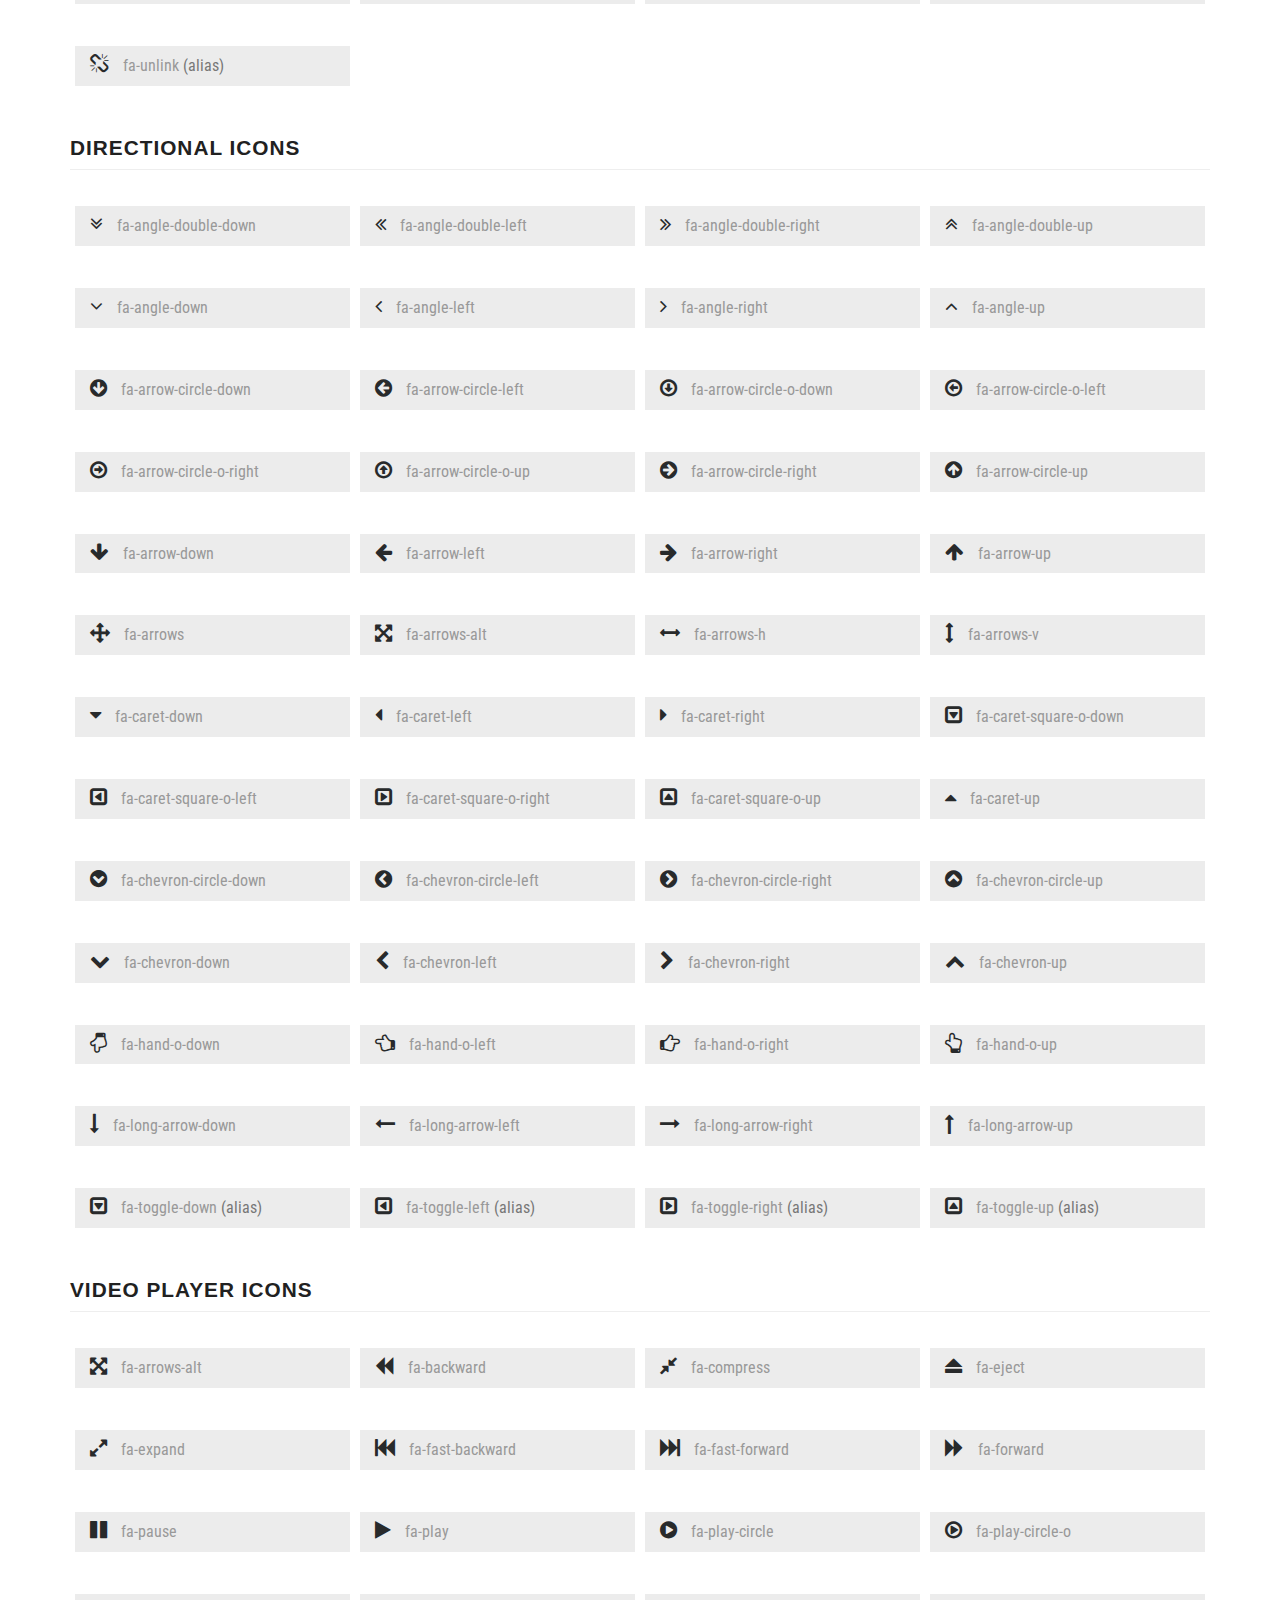
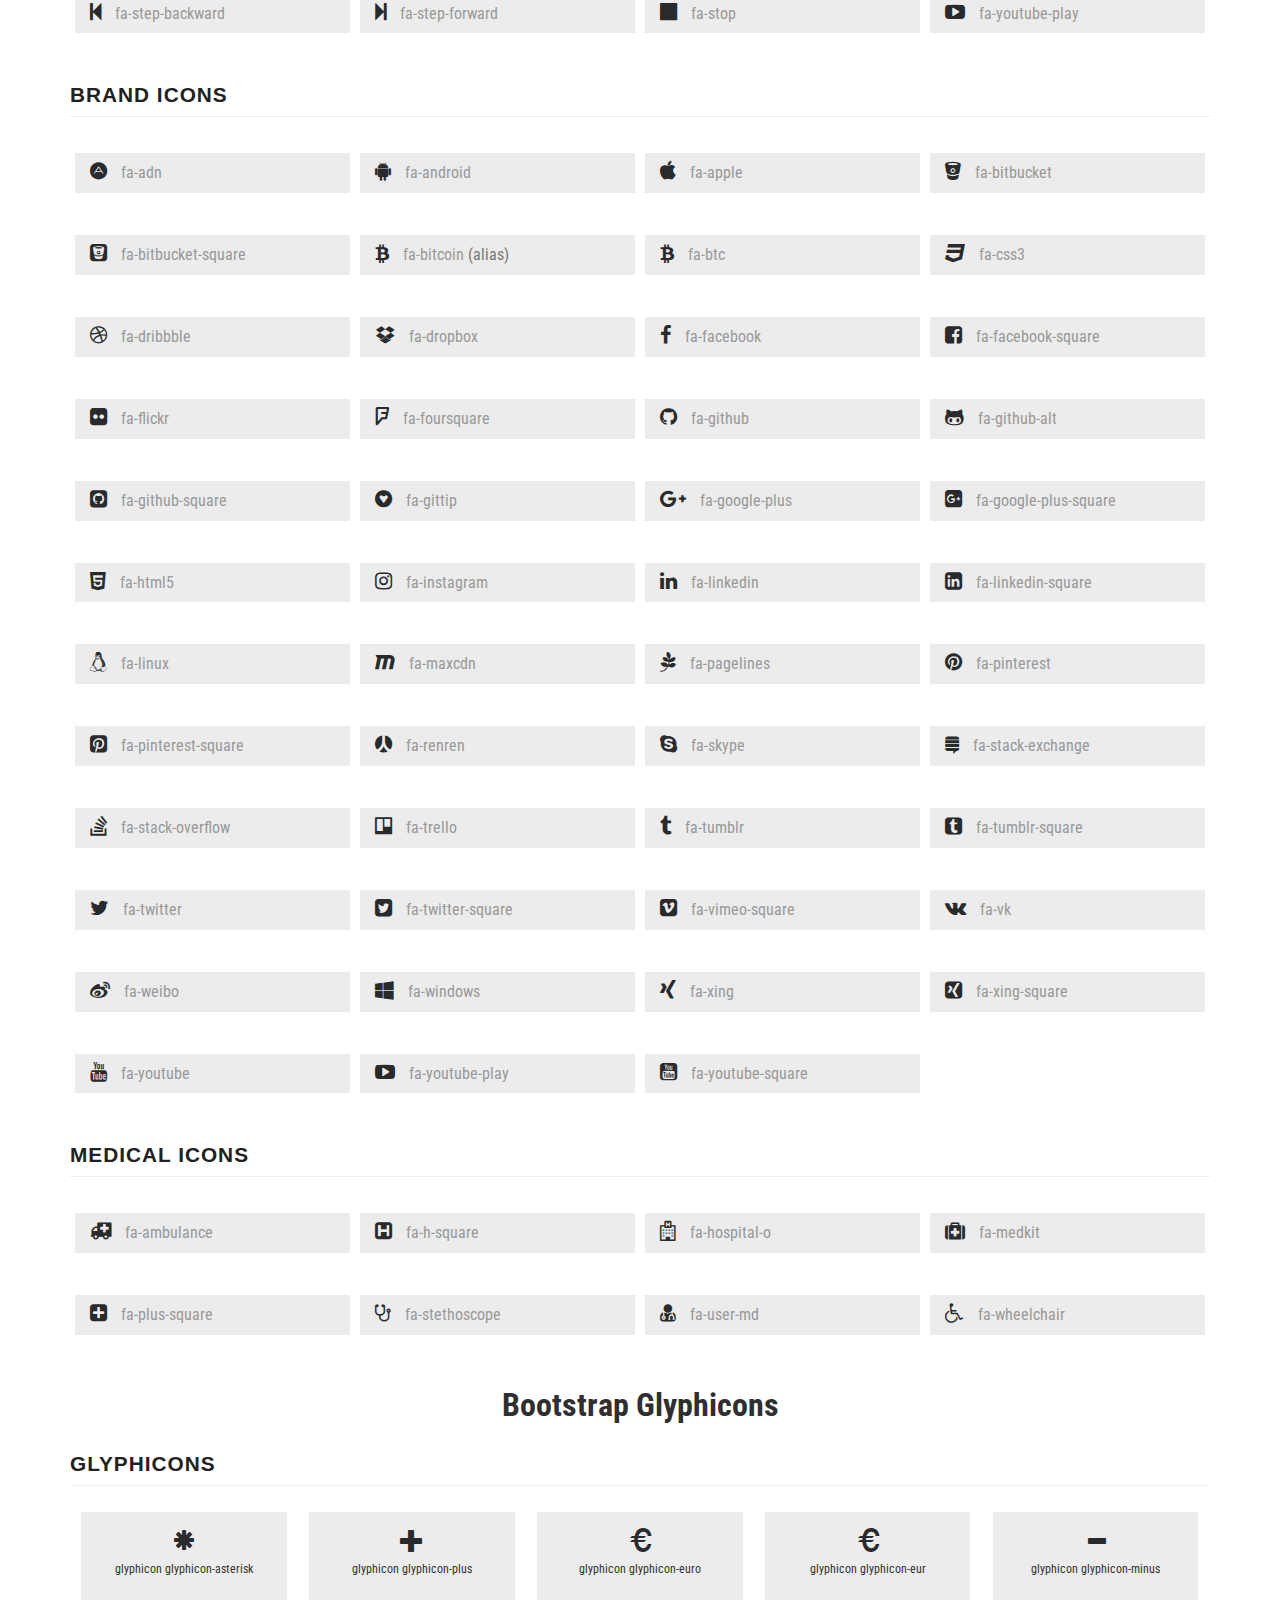
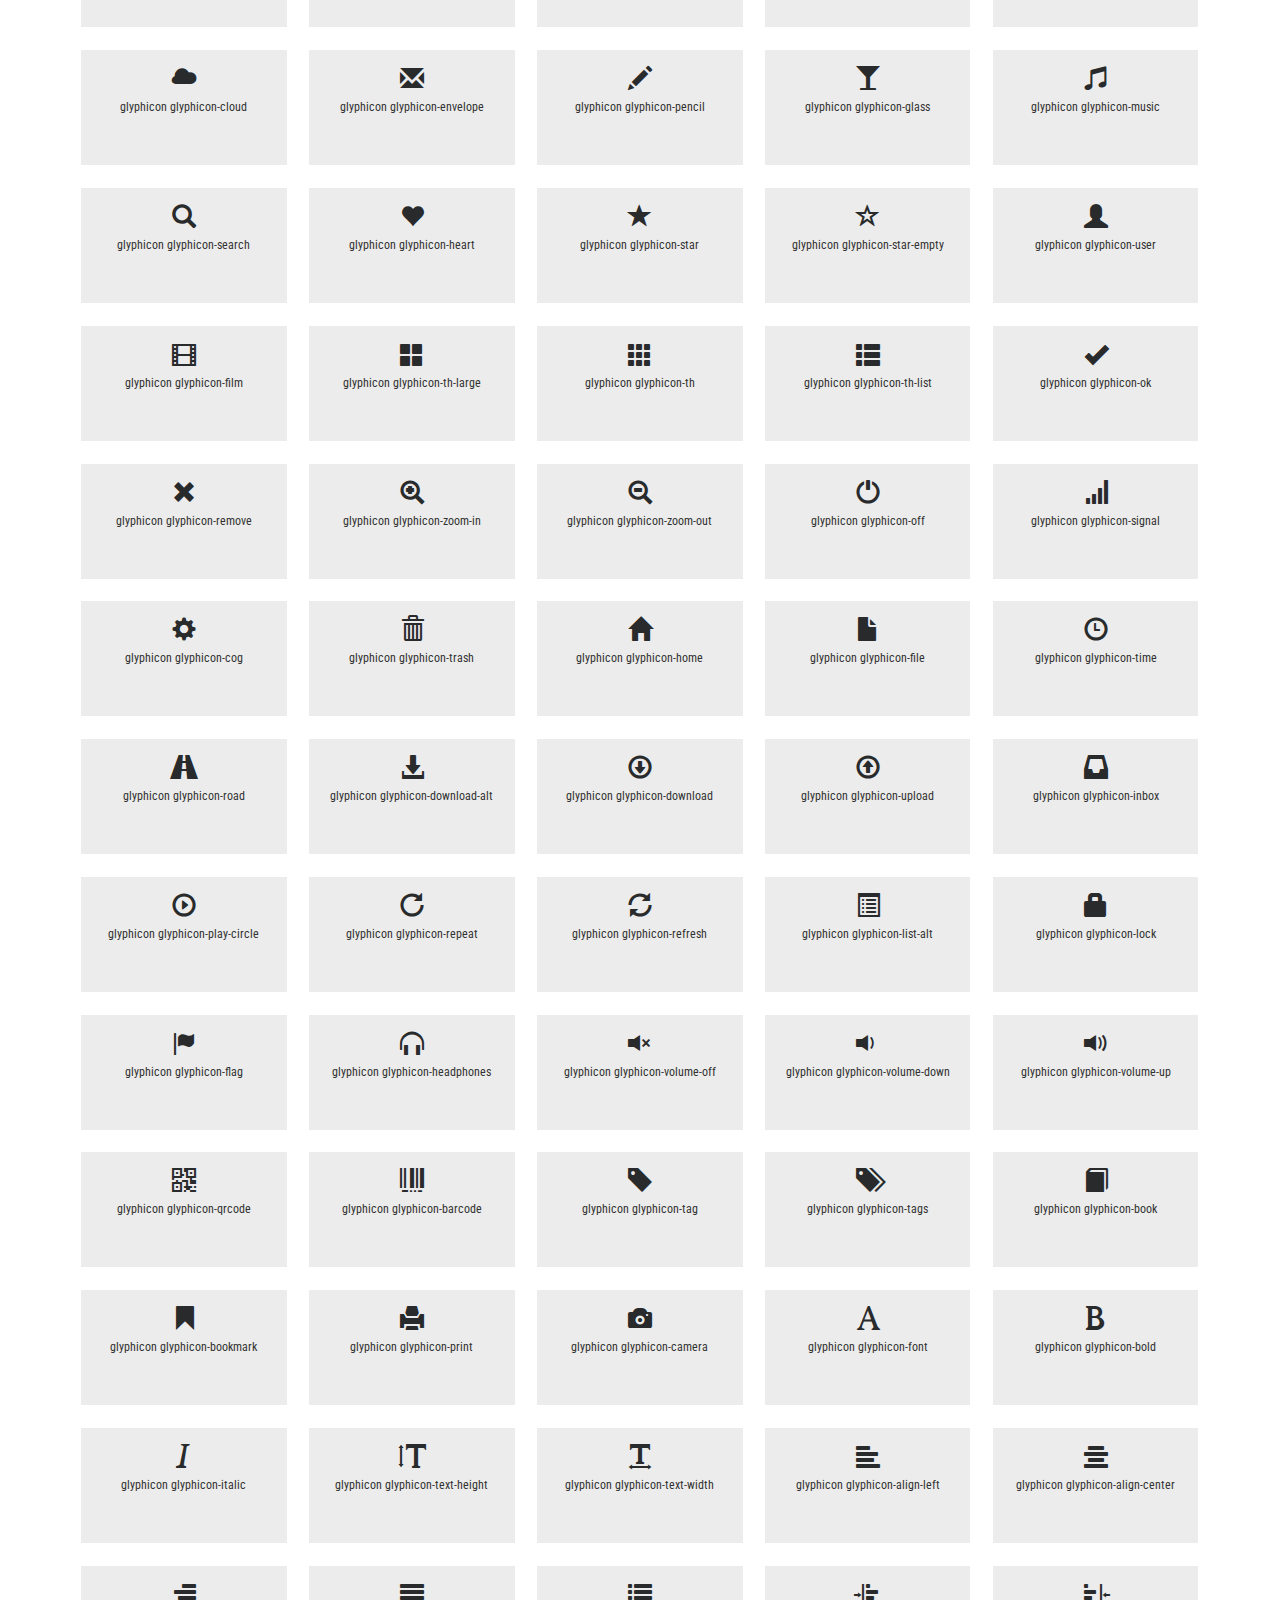
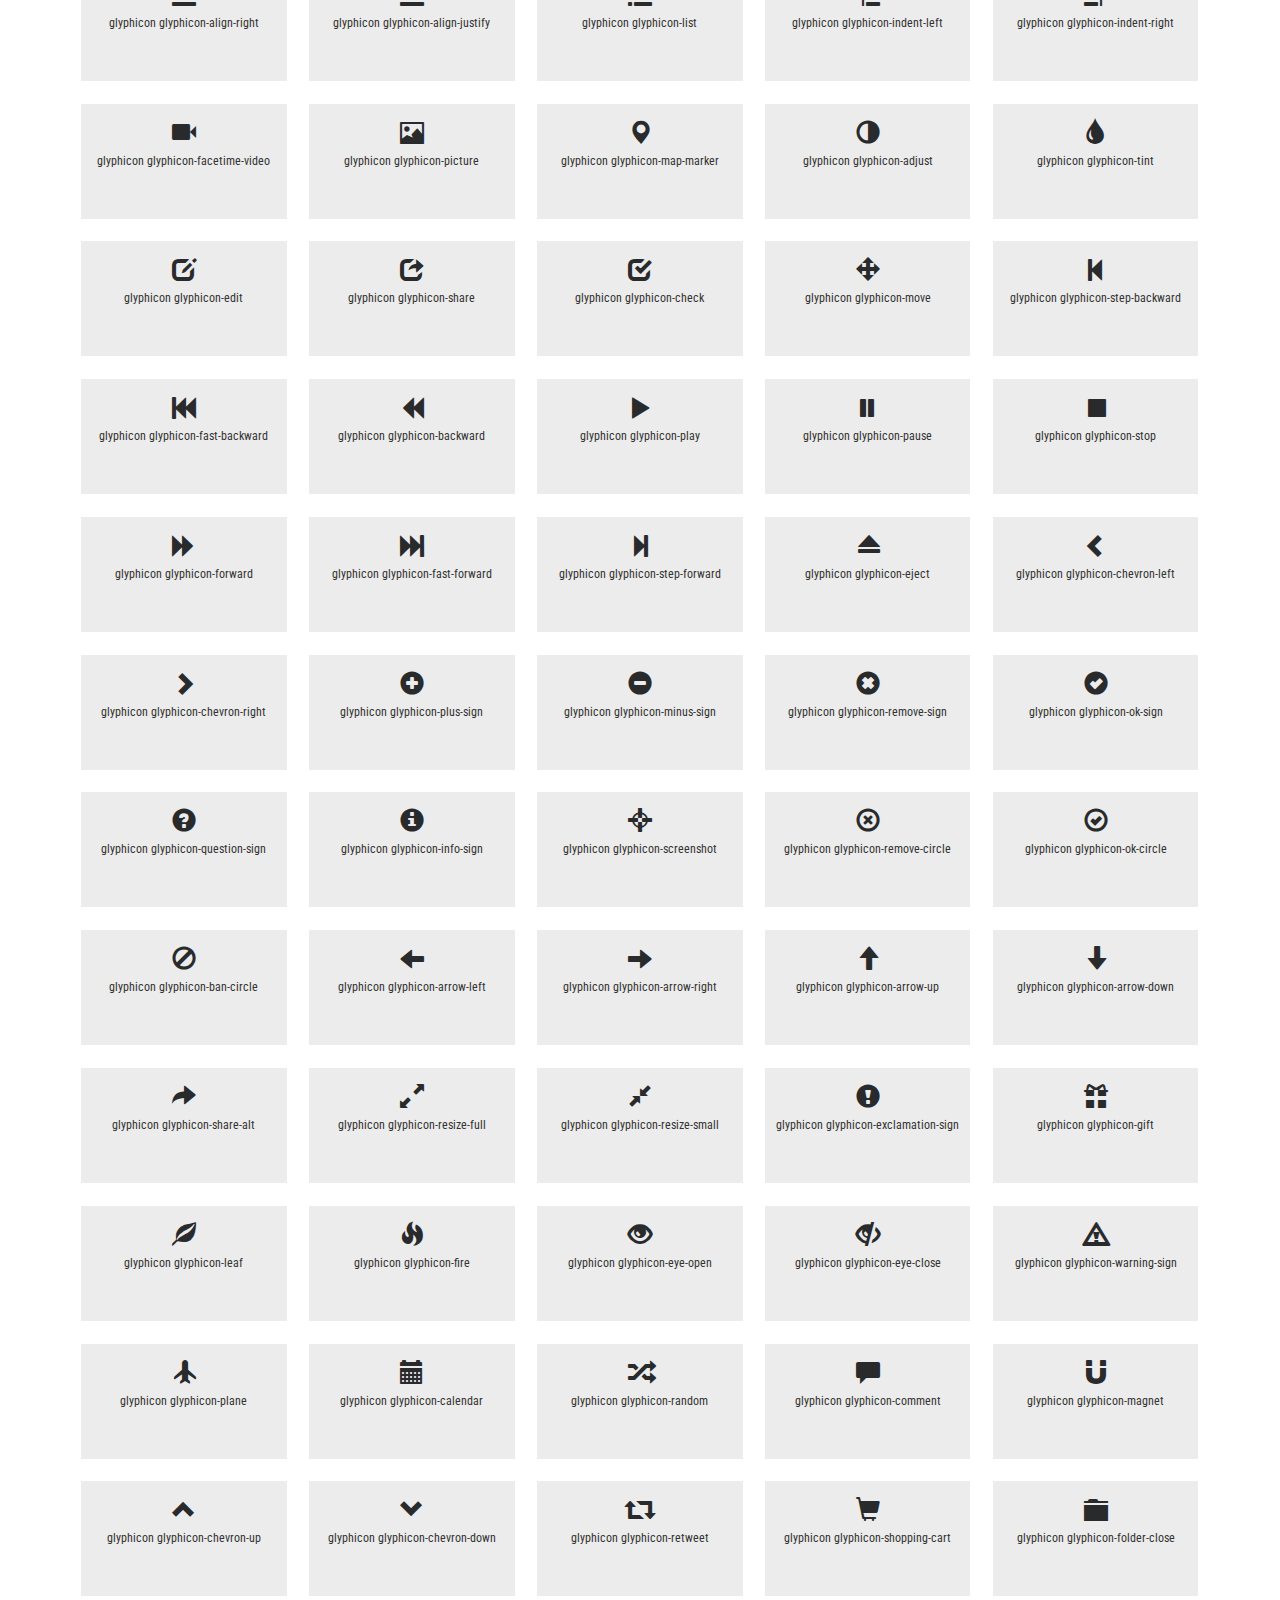
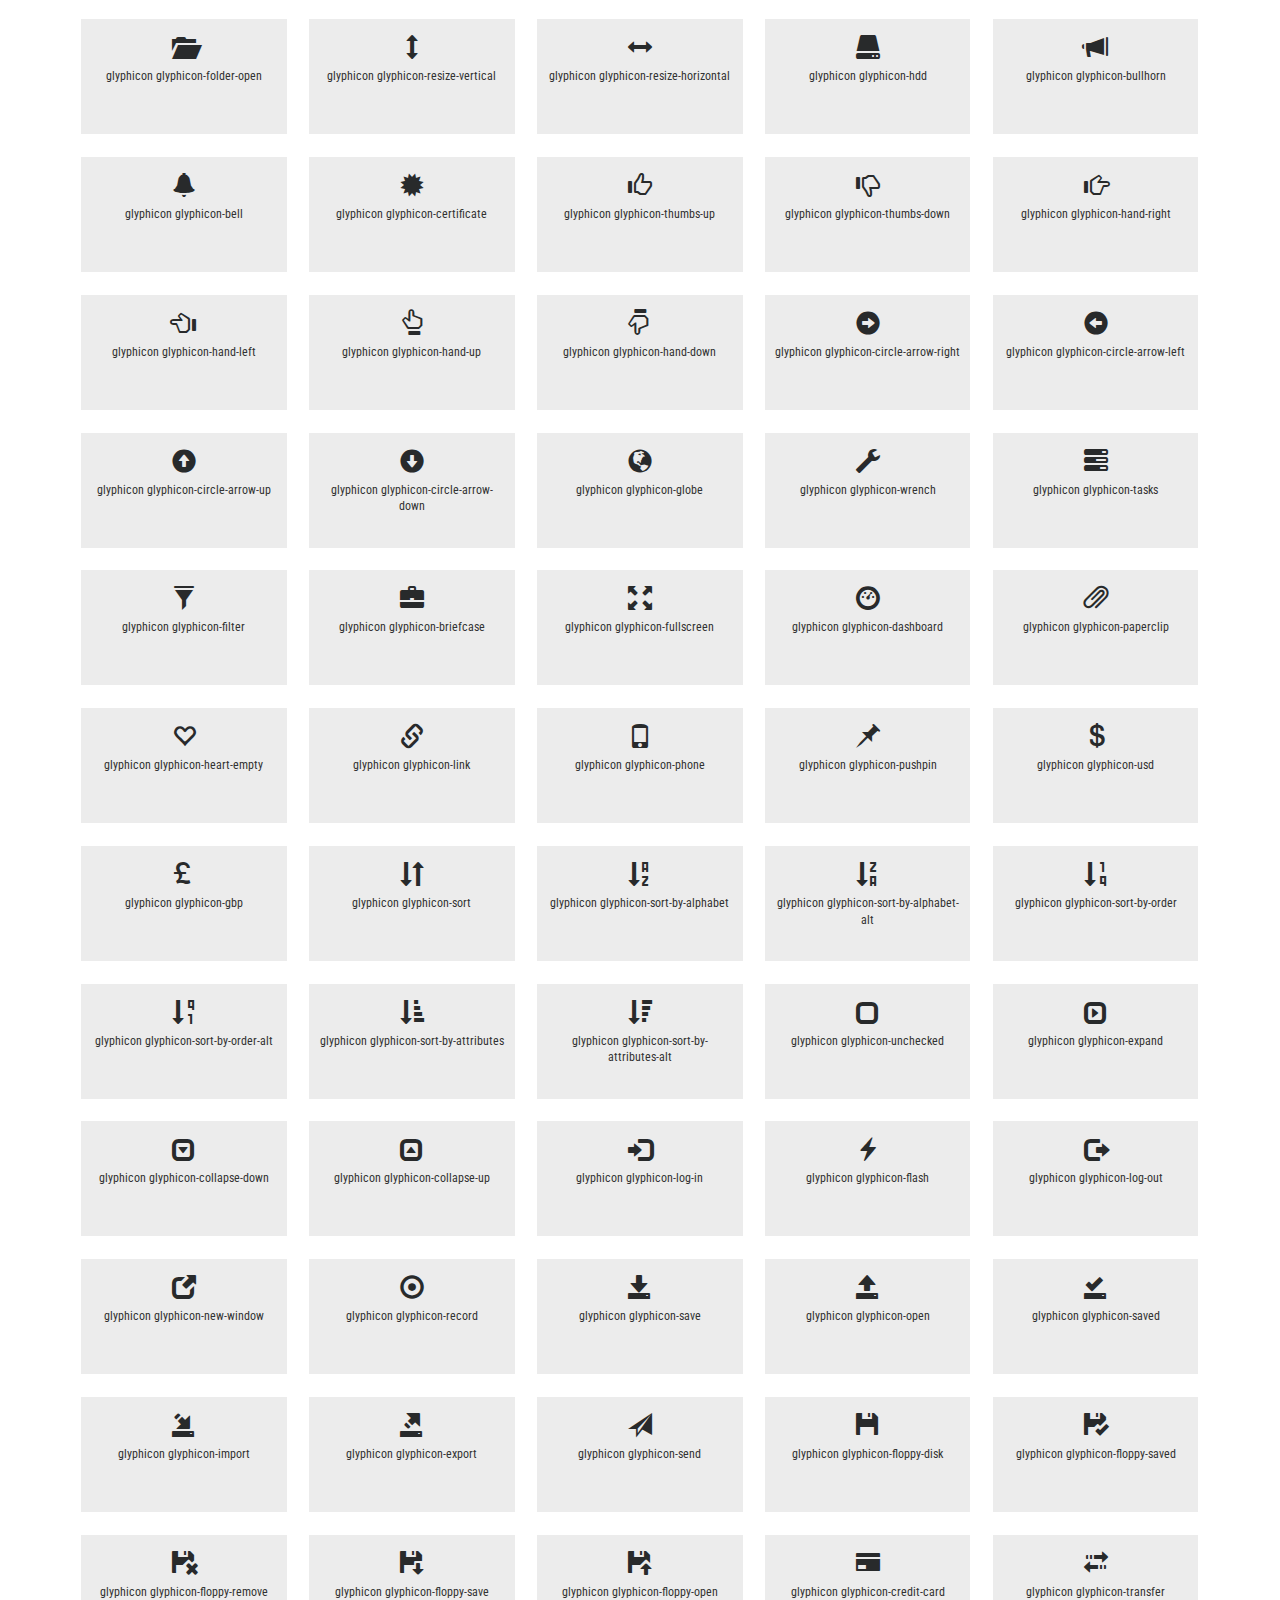
<file: icons.html>
<!--A Design by W3layouts
Author: W3layout
Author URL: http://w3layouts.com
License: Creative Commons Attribution 3.0 Unported
License URL: http://creativecommons.org/licenses/by/3.0/
-->
<!DOCTYPE html>
<html lang="en">
<head>
<title>Farming Company an Agriculture Category Flat Bootstrap responsive Website Template | Icons :: w3layouts</title>
<meta name="viewport" content="width=device-width, initial-scale=1">
<meta http-equiv="Content-Type" content="text/html; charset=utf-8" />
<meta name="keywords" content="Farming Company Responsive web template, Bootstrap Web Templates, Flat Web Templates, Android Compatible web template, 
Smartphone Compatible web template, free webdesigns for Nokia, Samsung, LG, SonyEricsson, Motorola web design" />
<script type="application/x-javascript"> addEventListener("load", function() { setTimeout(hideURLbar, 0); }, false); function hideURLbar(){ window.scrollTo(0,1); } </script>
<!-- bootstrap-css -->
<link href="css/bootstrap.css" rel="stylesheet" type="text/css" media="all" />
<!--// bootstrap-css -->
<!-- css -->
<link rel="stylesheet" href="css/style.css" type="text/css" media="all" />
<!--// css -->
<!-- font-awesome icons -->
<link href="css/font-awesome.css" rel="stylesheet"> 
<!-- //font-awesome icons -->
<!-- font -->
<link href="//fonts.googleapis.com/css?family=Righteous&subset=latin-ext" rel="stylesheet">
<link href='//fonts.googleapis.com/css?family=Roboto+Condensed:400,700italic,700,400italic,300italic,300' rel='stylesheet' type='text/css'>
<!-- //font -->
<script src="js/jquery-1.11.1.min.js"></script>
<script src="js/bootstrap.js"></script>
<script src="js/SmoothScroll.min.js"></script>
<script type="text/javascript">
	jQuery(document).ready(function($) {
		$(".scroll").click(function(event){		
			event.preventDefault();
			$('html,body').animate({scrollTop:$(this.hash).offset().top},1000);
		});
	});
</script>
</head>
<body>
	<!-- header -->
	<div class="header">
		<div class="container">
			<nav class="navbar navbar-default">
				<!-- Brand and toggle get grouped for better mobile display -->
				<div class="navbar-header">
				  <button type="button" class="navbar-toggle collapsed" data-toggle="collapse" data-target="#bs-example-navbar-collapse-1">
					<span class="sr-only">Toggle navigation</span>
					<span class="icon-bar"></span>
					<span class="icon-bar"></span>
					<span class="icon-bar"></span>
				  </button>
					<div class="w3layouts-logo">
						<h1><a href="index.html">Farming <span>Company</span></a></h1>
					</div>
				</div>

				<!-- Collect the nav links, forms, and other content for toggling -->
				<div class="collapse navbar-collapse nav-wil" id="bs-example-navbar-collapse-1">
					<nav>
						<ul class="nav navbar-nav">
							<li><a href="index.html" class="hvr-sweep-to-bottom">Home</a></li>
							<li><a href="about.html" class="hvr-sweep-to-bottom">About</a></li>
							<li><a href="gallery.html" class="hvr-sweep-to-bottom">Gallery</a></li>
							<li class="active"><a href="#" class="dropdown-toggle hvr-sweep-to-bottom" data-toggle="dropdown" role="button" aria-haspopup="true" aria-expanded="false">Codes<span class="caret"></span></a>
								<ul class="dropdown-menu">
									<li class="active"><a class="hvr-sweep-to-bottom" href="icons.html">Icons</a></li>
									<li><a class="hvr-sweep-to-bottom" href="typography.html">Typography</a></li>          
								</ul>
							</li>
							<li><a href="mail.html" class="hvr-sweep-to-bottom">Mail Us</a></li>
						</ul>
					</nav>
				</div>
				<!-- /.navbar-collapse -->
			</nav>
		</div>
	</div>
	<!-- //header -->
	<!-- banner -->
	<div class="banner about-banner">
		<div class="container">
			<h2>Icons</h2>
			<div class="agileits-line"> </div>
		</div>
	</div>
	<!-- //banner -->
	<!-- icons -->
	<div class="codes icons main-grid-border">
		<div class="container"> 
			<div class="grid_3 grid_4 w3_agileits_icons_page">
						<div class="icons">
							 <section id="new">
								  <h3 class="page-header page-header icon-subheading">30 New Icons </h3>							  

								  <div class="row fontawesome-icon-list">
									
									
									  <div class="icon-box col-md-3 col-sm-4"><a class="agile-icon" href="#"><i class="fa fa-asl-interpreting" aria-hidden="true"></i> fa-asl-interpreting <span class="text-muted">(alias)</span></a></div>
									
									  <div class="icon-box col-md-3 col-sm-4"><a class="agile-icon" href="#"><i class="fa fa-assistive-listening-systems" aria-hidden="true"></i> fa-assistive-listening-systems</a></div>
									
									  <div class="icon-box col-md-3 col-sm-4"><a class="agile-icon" href="#"><i class="fa fa-audio-description" aria-hidden="true"></i> fa-audio-description</a></div>
									
									  <div class="icon-box col-md-3 col-sm-4"><a class="agile-icon" href="#"><i class="fa fa-blind" aria-hidden="true"></i> fa-blind</a></div>
									
									  <div class="icon-box col-md-3 col-sm-4"><a class="agile-icon" href="#"><i class="fa fa-braille" aria-hidden="true"></i> fa-braille</a></div>
									
									  <div class="icon-box col-md-3 col-sm-4"><a class="agile-icon" href="#"><i class="fa fa-deaf" aria-hidden="true"></i> fa-deaf</a></div>
									
									  <div class="icon-box col-md-3 col-sm-4"><a class="agile-icon" href="#"><i class="fa fa-deafness" aria-hidden="true"></i> deafness <span class="text-muted">(alias)</span></a></div>
									
									  <div class="icon-box col-md-3 col-sm-4"><a class="agile-icon" href="#"><i class="fa fa-envira" aria-hidden="true"></i> fa-envira</a></div>
									
									  <div class="icon-box col-md-3 col-sm-4"><a class="agile-icon" href="#"><i class="fa fa-fa" aria-hidden="true"></i> fa-fa <span class="text-muted">(alias)</span></a></div>
									
									  <div class="icon-box col-md-3 col-sm-4"><a class="agile-icon" href="#"><i class="fa fa-first-order" aria-hidden="true"></i> fa-first-order</a></div>
									
									  <div class="icon-box col-md-3 col-sm-4"><a class="agile-icon" href="#"><i class="fa fa-font-awesome" aria-hidden="true"></i> fa-font-awesome</a></div>
									
									  <div class="icon-box col-md-3 col-sm-4"><a class="agile-icon" href="#"><i class="fa fa-gitlab" aria-hidden="true"></i> fa-gitlab</a></div>
									
									  <div class="icon-box col-md-3 col-sm-4"><a class="agile-icon" href="#"><i class="fa fa-glide" aria-hidden="true"></i> fa-glide</a></div>
									
									  <div class="icon-box col-md-3 col-sm-4"><a class="agile-icon" href="#"><i class="fa fa-glide-g" aria-hidden="true"></i> fa-glide-g</a></div>
									
									  <div class="icon-box col-md-3 col-sm-4"><a class="agile-icon" href="#"><i class="fa fa-google-plus-circle" aria-hidden="true"></i> fa-google-plus-circle <span class="text-muted">(alias)</span></a></div>
									
									  <div class="icon-box col-md-3 col-sm-4"><a class="agile-icon" href="#"><i class="fa fa-google-plus-official" aria-hidden="true"></i> fa-google-plus-official</a></div>
									
									  <div class="icon-box col-md-3 col-sm-4"><a class="agile-icon" href="#"><i class="fa fa-hard-of-hearing" aria-hidden="true"></i> fa-hard-of-hearing <span class="text-muted">(alias)</span></a></div>
									
									  <div class="icon-box col-md-3 col-sm-4"><a class="agile-icon" href="#"><i class="fa fa-instagram" aria-hidden="true"></i> fa-instagram</a></div>
									
									  <div class="icon-box col-md-3 col-sm-4"><a class="agile-icon" href="#"><i class="fa fa-low-vision" aria-hidden="true"></i> fa-low-vision</a></div>
									
									  <div class="icon-box col-md-3 col-sm-4"><a class="agile-icon" href="#"><i class="fa fa-pied-piper" aria-hidden="true"></i> fa-pied-piper</a></div>
									
									  <div class="icon-box col-md-3 col-sm-4"><a class="agile-icon" href="#"><i class="fa fa-question-circle-o" aria-hidden="true"></i> fa-question-circle-o</a></div>
									
									  <div class="icon-box col-md-3 col-sm-4"><a class="agile-icon" href="#"><i class="fa fa-sign-language" aria-hidden="true"></i> fa-sign-language</a></div>
									
									  <div class="icon-box col-md-3 col-sm-4"><a class="agile-icon" href="#"><i class="fa fa-signing" aria-hidden="true"></i> fa-signing <span class="text-muted">(alias)</span></a></div>
									
									  <div class="icon-box col-md-3 col-sm-4"><a class="agile-icon" href="#"><i class="fa fa-snapchat" aria-hidden="true"></i> fa-snapchat</a></div>
									
									  <div class="icon-box col-md-3 col-sm-4"><a class="agile-icon" href="#"><i class="fa fa-snapchat-ghost" aria-hidden="true"></i> fa-snapchat-ghost</a></div>
									
									  <div class="icon-box col-md-3 col-sm-4"><a class="agile-icon" href="#"><i class="fa fa-snapchat-square" aria-hidden="true"></i> fa-snapchat-square</a></div>
									
									  <div class="icon-box col-md-3 col-sm-4"><a class="agile-icon" href="#"><i class="fa fa-themeisle" aria-hidden="true"></i> fa-themeisle</a></div>
									
									  <div class="icon-box col-md-3 col-sm-4"><a class="agile-icon" href="#"><i class="fa fa-universal-access" aria-hidden="true"></i> fa-universal-access</a></div>
									
									  <div class="icon-box col-md-3 col-sm-4"><a class="agile-icon" href="#"><i class="fa fa-viadeo" aria-hidden="true"></i> fa-viadeo</a></div>
									
									  <div class="icon-box col-md-3 col-sm-4"><a class="agile-icon" href="#"><i class="fa fa-viadeo-square" aria-hidden="true"></i> fa-viadeo-square</a></div>
									
									  <div class="icon-box col-md-3 col-sm-4"><a class="agile-icon" href="#"><i class="fa fa-volume-control-phone" aria-hidden="true"></i> fa-volume-control-phone</a></div>
									
									  <div class="icon-box col-md-3 col-sm-4"><a class="agile-icon" href="#"><i class="fa fa-wheelchair-alt" aria-hidden="true"></i> fa-wheelchair-alt</a></div>
									
									  <div class="icon-box col-md-3 col-sm-4"><a class="agile-icon" href="#"><i class="fa fa-wpbeginner" aria-hidden="true"></i> fa-wpbeginner</a></div>
									
									  <div class="icon-box col-md-3 col-sm-4"><a class="agile-icon" href="#"><i class="fa fa-wpforms" aria-hidden="true"></i> fa-wpforms</a></div>
									
									  <div class="icon-box col-md-3 col-sm-4"><a class="agile-icon" href="#"><i class="fa fa-yoast" aria-hidden="true"></i> fa-yoast</a></div>
									
								  </div>

								</section>
							<div class="section group">
									<div class="box"> 
										<div class="title ">
											<h3 class="page-header icon-subheading">Web Application Icons</h3>
										</div>
										<div class="box_content"> 
											<div class="fontawesome-icon-list"> 
												<div class="icon-box col-md-3 col-sm-4"><a class="agile-icon" href="#"><i class="fa fa-adjust"></i> fa-adjust</a></div>
										
												<div class="icon-box col-md-3 col-sm-4"><a class="agile-icon" href="#"><i class="fa fa-anchor"></i> fa-anchor</a></div>
										
												<div class="icon-box col-md-3 col-sm-4"><a class="agile-icon" href="#"><i class="fa fa-archive"></i> fa-archive</a></div>
										
												<div class="icon-box col-md-3 col-sm-4"><a class="agile-icon" href="#"><i class="fa fa-arrows"></i> fa-arrows</a></div>
										
												<div class="icon-box col-md-3 col-sm-4"><a class="agile-icon" href="#"><i class="fa fa-arrows-h"></i> fa-arrows-h</a></div>
										
												<div class="icon-box col-md-3 col-sm-4"><a class="agile-icon" href="#"><i class="fa fa-arrows-v"></i> fa-arrows-v</a></div>
										
												<div class="icon-box col-md-3 col-sm-4"><a class="agile-icon" href="#"><i class="fa fa-asterisk"></i> fa-asterisk</a></div>
										
												<div class="icon-box col-md-3 col-sm-4"><a class="agile-icon" href="#"><i class="fa fa-ban"></i> fa-ban</a></div>
										
												<div class="icon-box col-md-3 col-sm-4"><a class="agile-icon" href="#"><i class="fa fa-bar-chart-o"></i> fa-bar-chart-o</a></div>
										
												<div class="icon-box col-md-3 col-sm-4"><a class="agile-icon" href="#"><i class="fa fa-barcode"></i> fa-barcode</a></div>
										
												<div class="icon-box col-md-3 col-sm-4"><a class="agile-icon" href="#"><i class="fa fa-bars"></i> fa-bars</a></div>
										
												<div class="icon-box col-md-3 col-sm-4"><a class="agile-icon" href="#"><i class="fa fa-beer"></i> fa-beer</a></div>
										
												<div class="icon-box col-md-3 col-sm-4"><a class="agile-icon" href="#"><i class="fa fa-bell"></i> fa-bell</a></div>
										
												<div class="icon-box col-md-3 col-sm-4"><a class="agile-icon" href="#"><i class="fa fa-bell-o"></i> fa-bell-o</a></div>
										
												<div class="icon-box col-md-3 col-sm-4"><a class="agile-icon" href="#"><i class="fa fa-bolt"></i> fa-bolt</a></div>
										
												<div class="icon-box col-md-3 col-sm-4"><a class="agile-icon" href="#"><i class="fa fa-book"></i> fa-book</a></div>
										
												<div class="icon-box col-md-3 col-sm-4"><a class="agile-icon" href="#"><i class="fa fa-bookmark"></i> fa-bookmark</a></div>
										
												<div class="icon-box col-md-3 col-sm-4"><a class="agile-icon" href="#"><i class="fa fa-bookmark-o"></i> fa-bookmark-o</a></div>
										
												<div class="icon-box col-md-3 col-sm-4"><a class="agile-icon" href="#"><i class="fa fa-briefcase"></i> fa-briefcase</a></div>
										
												<div class="icon-box col-md-3 col-sm-4"><a class="agile-icon" href="#"><i class="fa fa-bug"></i> fa-bug</a></div>
										
												<div class="icon-box col-md-3 col-sm-4"><a class="agile-icon" href="#"><i class="fa fa-building-o"></i> fa-building-o</a></div>
										
												<div class="icon-box col-md-3 col-sm-4"><a class="agile-icon" href="#"><i class="fa fa-bullhorn"></i> fa-bullhorn</a></div>
										
												<div class="icon-box col-md-3 col-sm-4"><a class="agile-icon" href="#"><i class="fa fa-bullseye"></i> fa-bullseye</a></div>
										
												<div class="icon-box col-md-3 col-sm-4"><a class="agile-icon" href="#"><i class="fa fa-calendar"></i> fa-calendar</a></div>
										
												<div class="icon-box col-md-3 col-sm-4"><a class="agile-icon" href="#"><i class="fa fa-calendar-o"></i> fa-calendar-o</a></div>
										
												<div class="icon-box col-md-3 col-sm-4"><a class="agile-icon" href="#"><i class="fa fa-camera"></i> fa-camera</a></div>
										
												<div class="icon-box col-md-3 col-sm-4"><a class="agile-icon" href="#"><i class="fa fa-camera-retro"></i> fa-camera-retro</a></div>
										
												<div class="icon-box col-md-3 col-sm-4"><a class="agile-icon" href="#"><i class="fa fa-caret-square-o-down"></i> fa-caret-square-o-down</a></div>
										
												<div class="icon-box col-md-3 col-sm-4"><a class="agile-icon" href="#"><i class="fa fa-caret-square-o-left"></i> fa-caret-square-o-left</a></div>
										
												<div class="icon-box col-md-3 col-sm-4"><a class="agile-icon" href="#"><i class="fa fa-caret-square-o-right"></i> fa-caret-square-o-right</a></div>
										
												<div class="icon-box col-md-3 col-sm-4"><a class="agile-icon" href="#"><i class="fa fa-caret-square-o-up"></i> fa-caret-square-o-up</a></div>
										
												<div class="icon-box col-md-3 col-sm-4"><a class="agile-icon" href="#"><i class="fa fa-certificate"></i> fa-certificate</a></div>
										
												<div class="icon-box col-md-3 col-sm-4"><a class="agile-icon" href="#"><i class="fa fa-check"></i> fa-check</a></div>
										
												<div class="icon-box col-md-3 col-sm-4"><a class="agile-icon" href="#"><i class="fa fa-check-circle"></i> fa-check-circle</a></div>
										
												<div class="icon-box col-md-3 col-sm-4"><a class="agile-icon" href="#"><i class="fa fa-check-circle-o"></i> fa-check-circle-o</a></div>
										
												<div class="icon-box col-md-3 col-sm-4"><a class="agile-icon" href="#"><i class="fa fa-check-square"></i> fa-check-square</a></div>
										
												<div class="icon-box col-md-3 col-sm-4"><a class="agile-icon" href="#"><i class="fa fa-check-square-o"></i> fa-check-square-o</a></div>
										
												<div class="icon-box col-md-3 col-sm-4"><a class="agile-icon" href="#"><i class="fa fa-circle"></i> fa-circle</a></div>
										
												<div class="icon-box col-md-3 col-sm-4"><a class="agile-icon" href="#"><i class="fa fa-circle-o"></i> fa-circle-o</a></div>
										
												<div class="icon-box col-md-3 col-sm-4"><a class="agile-icon" href="#"><i class="fa fa-clock-o"></i> fa-clock-o</a></div>
										
												<div class="icon-box col-md-3 col-sm-4"><a class="agile-icon" href="#"><i class="fa fa-cloud"></i> fa-cloud</a></div>
										
												<div class="icon-box col-md-3 col-sm-4"><a class="agile-icon" href="#"><i class="fa fa-cloud-download"></i> fa-cloud-download</a></div>
										
												<div class="icon-box col-md-3 col-sm-4"><a class="agile-icon" href="#"><i class="fa fa-cloud-upload"></i> fa-cloud-upload</a></div>
										
												<div class="icon-box col-md-3 col-sm-4"><a class="agile-icon" href="#"><i class="fa fa-code"></i> fa-code</a></div>
										
												<div class="icon-box col-md-3 col-sm-4"><a class="agile-icon" href="#"><i class="fa fa-code-fork"></i> fa-code-fork</a></div>
										
												<div class="icon-box col-md-3 col-sm-4"><a class="agile-icon" href="#"><i class="fa fa-coffee"></i> fa-coffee</a></div>
										
												<div class="icon-box col-md-3 col-sm-4"><a class="agile-icon" href="#"><i class="fa fa-cog"></i> fa-cog</a></div>
										
												<div class="icon-box col-md-3 col-sm-4"><a class="agile-icon" href="#"><i class="fa fa-cogs"></i> fa-cogs</a></div>
										
												<div class="icon-box col-md-3 col-sm-4"><a class="agile-icon" href="#"><i class="fa fa-comment"></i> fa-comment</a></div>
										
												<div class="icon-box col-md-3 col-sm-4"><a class="agile-icon" href="#"><i class="fa fa-comment-o"></i> fa-comment-o</a></div>
										
												<div class="icon-box col-md-3 col-sm-4"><a class="agile-icon" href="#"><i class="fa fa-comments"></i> fa-comments</a></div>
										
												<div class="icon-box col-md-3 col-sm-4"><a class="agile-icon" href="#"><i class="fa fa-comments-o"></i> fa-comments-o</a></div>
										
												<div class="icon-box col-md-3 col-sm-4"><a class="agile-icon" href="#"><i class="fa fa-compass"></i> fa-compass</a></div>
										
												<div class="icon-box col-md-3 col-sm-4"><a class="agile-icon" href="#"><i class="fa fa-credit-card"></i> fa-credit-card</a></div>
										
												<div class="icon-box col-md-3 col-sm-4"><a class="agile-icon" href="#"><i class="fa fa-crop"></i> fa-crop</a></div>
										
												<div class="icon-box col-md-3 col-sm-4"><a class="agile-icon" href="#"><i class="fa fa-crosshairs"></i> fa-crosshairs</a></div>
										
												<div class="icon-box col-md-3 col-sm-4"><a class="agile-icon" href="#"><i class="fa fa-cutlery"></i> fa-cutlery</a></div>
										
												<div class="icon-box col-md-3 col-sm-4"><a class="agile-icon" href="#"><i class="fa fa-dashboard"></i> fa-dashboard <span class="text-muted">(alias)</span></a></div>
										
												<div class="icon-box col-md-3 col-sm-4"><a class="agile-icon" href="#"><i class="fa fa-desktop"></i> fa-desktop</a></div>
										
												<div class="icon-box col-md-3 col-sm-4"><a class="agile-icon" href="#"><i class="fa fa-dot-circle-o"></i> fa-dot-circle-o</a></div>
										
												<div class="icon-box col-md-3 col-sm-4"><a class="agile-icon" href="#"><i class="fa fa-download"></i> fa-download</a></div>
										
												<div class="icon-box col-md-3 col-sm-4"><a class="agile-icon" href="#"><i class="fa fa-edit"></i> fa-edit <span class="text-muted">(alias)</span></a></div>
										
												<div class="icon-box col-md-3 col-sm-4"><a class="agile-icon" href="#"><i class="fa fa-ellipsis-h"></i> fa-ellipsis-h</a></div>
										
												<div class="icon-box col-md-3 col-sm-4"><a class="agile-icon" href="#"><i class="fa fa-ellipsis-v"></i> fa-ellipsis-v</a></div>
										
												<div class="icon-box col-md-3 col-sm-4"><a class="agile-icon" href="#"><i class="fa fa-envelope"></i> fa-envelope</a></div>
										
												<div class="icon-box col-md-3 col-sm-4"><a class="agile-icon" href="#"><i class="fa fa-envelope-o"></i> fa-envelope-o</a></div>
										
												<div class="icon-box col-md-3 col-sm-4"><a class="agile-icon" href="#"><i class="fa fa-eraser"></i> fa-eraser</a></div>
										
												<div class="icon-box col-md-3 col-sm-4"><a class="agile-icon" href="#"><i class="fa fa-exchange"></i> fa-exchange</a></div>
										
												<div class="icon-box col-md-3 col-sm-4"><a class="agile-icon" href="#"><i class="fa fa-exclamation"></i> fa-exclamation</a></div>
										
												<div class="icon-box col-md-3 col-sm-4"><a class="agile-icon" href="#"><i class="fa fa-exclamation-circle"></i> fa-exclamation-circle</a></div>
										
												<div class="icon-box col-md-3 col-sm-4"><a class="agile-icon" href="#"><i class="fa fa-exclamation-triangle"></i> fa-exclamation-triangle</a></div>
										
												<div class="icon-box col-md-3 col-sm-4"><a class="agile-icon" href="#"><i class="fa fa-external-link"></i> fa-external-link</a></div>
										
												<div class="icon-box col-md-3 col-sm-4"><a class="agile-icon" href="#"><i class="fa fa-external-link-square"></i> fa-external-link-square</a></div>
										
												<div class="icon-box col-md-3 col-sm-4"><a class="agile-icon" href="#"><i class="fa fa-eye"></i> fa-eye</a></div>
										
												<div class="icon-box col-md-3 col-sm-4"><a class="agile-icon" href="#"><i class="fa fa-eye-slash"></i> fa-eye-slash</a></div>
										
												<div class="icon-box col-md-3 col-sm-4"><a class="agile-icon" href="#"><i class="fa fa-female"></i> fa-female</a></div>
										
												<div class="icon-box col-md-3 col-sm-4"><a class="agile-icon" href="#"><i class="fa fa-fighter-jet"></i> fa-fighter-jet</a></div>
										
												<div class="icon-box col-md-3 col-sm-4"><a class="agile-icon" href="#"><i class="fa fa-film"></i> fa-film</a></div>
										
												<div class="icon-box col-md-3 col-sm-4"><a class="agile-icon" href="#"><i class="fa fa-filter"></i> fa-filter</a></div>
										
												<div class="icon-box col-md-3 col-sm-4"><a class="agile-icon" href="#"><i class="fa fa-fire"></i> fa-fire</a></div>
										
												<div class="icon-box col-md-3 col-sm-4"><a class="agile-icon" href="#"><i class="fa fa-fire-extinguisher"></i> fa-fire-extinguisher</a></div>
										
												<div class="icon-box col-md-3 col-sm-4"><a class="agile-icon" href="#"><i class="fa fa-flag"></i> fa-flag</a></div>
										
												<div class="icon-box col-md-3 col-sm-4"><a class="agile-icon" href="#"><i class="fa fa-flag-checkered"></i> fa-flag-checkered</a></div>
										
												<div class="icon-box col-md-3 col-sm-4"><a class="agile-icon" href="#"><i class="fa fa-flag-o"></i> fa-flag-o</a></div>
										
												<div class="icon-box col-md-3 col-sm-4"><a class="agile-icon" href="#"><i class="fa fa-flash"></i> fa-flash <span class="text-muted">(alias)</span></a></div>
										
												<div class="icon-box col-md-3 col-sm-4"><a class="agile-icon" href="#"><i class="fa fa-flask"></i> fa-flask</a></div>
										
												<div class="icon-box col-md-3 col-sm-4"><a class="agile-icon" href="#"><i class="fa fa-folder"></i> fa-folder</a></div>
										
												<div class="icon-box col-md-3 col-sm-4"><a class="agile-icon" href="#"><i class="fa fa-folder-o"></i> fa-folder-o</a></div>
										
												<div class="icon-box col-md-3 col-sm-4"><a class="agile-icon" href="#"><i class="fa fa-folder-open"></i> fa-folder-open</a></div>
										
												<div class="icon-box col-md-3 col-sm-4"><a class="agile-icon" href="#"><i class="fa fa-folder-open-o"></i> fa-folder-open-o</a></div>
										
												<div class="icon-box col-md-3 col-sm-4"><a class="agile-icon" href="#"><i class="fa fa-frown-o"></i> fa-frown-o</a></div>
										
												<div class="icon-box col-md-3 col-sm-4"><a class="agile-icon" href="#"><i class="fa fa-gamepad"></i> fa-gamepad</a></div>
										
												<div class="icon-box col-md-3 col-sm-4"><a class="agile-icon" href="#"><i class="fa fa-gavel"></i> fa-gavel</a></div>
										
												<div class="icon-box col-md-3 col-sm-4"><a class="agile-icon" href="#"><i class="fa fa-gear"></i> fa-gear <span class="text-muted">(alias)</span></a></div>
										
												<div class="icon-box col-md-3 col-sm-4"><a class="agile-icon" href="#"><i class="fa fa-gears"></i> fa-gears <span class="text-muted">(alias)</span></a></div>
										
												<div class="icon-box col-md-3 col-sm-4"><a class="agile-icon" href="#"><i class="fa fa-gift"></i> fa-gift</a></div>
										
												<div class="icon-box col-md-3 col-sm-4"><a class="agile-icon" href="#"><i class="fa fa-glass"></i> fa-glass</a></div>
										
												<div class="icon-box col-md-3 col-sm-4"><a class="agile-icon" href="#"><i class="fa fa-globe"></i> fa-globe</a></div>
										
												<div class="icon-box col-md-3 col-sm-4"><a class="agile-icon" href="#"><i class="fa fa-group"></i> fa-group <span class="text-muted">(alias)</span></a></div>
										
												<div class="icon-box col-md-3 col-sm-4"><a class="agile-icon" href="#"><i class="fa fa-hdd-o"></i> fa-hdd-o</a></div>
										
												<div class="icon-box col-md-3 col-sm-4"><a class="agile-icon" href="#"><i class="fa fa-headphones"></i> fa-headphones</a></div>
										
												<div class="icon-box col-md-3 col-sm-4"><a class="agile-icon" href="#"><i class="fa fa-heart"></i> fa-heart</a></div>
										
												<div class="icon-box col-md-3 col-sm-4"><a class="agile-icon" href="#"><i class="fa fa-heart-o"></i> fa-heart-o</a></div>
										
												<div class="icon-box col-md-3 col-sm-4"><a class="agile-icon" href="#"><i class="fa fa-home"></i> fa-home</a></div>
										
												<div class="icon-box col-md-3 col-sm-4"><a class="agile-icon" href="#"><i class="fa fa-inbox"></i> fa-inbox</a></div>
										
												<div class="icon-box col-md-3 col-sm-4"><a class="agile-icon" href="#"><i class="fa fa-info"></i> fa-info</a></div>
										
												<div class="icon-box col-md-3 col-sm-4"><a class="agile-icon" href="#info-circle"><i class="fa fa-info-circle"></i> fa-info-circle</a></div>
										
												<div class="icon-box col-md-3 col-sm-4"><a class="agile-icon" href="#key"><i class="fa fa-key"></i> fa-key</a></div>
										
												<div class="icon-box col-md-3 col-sm-4"><a class="agile-icon" href="#keyboard-o"><i class="fa fa-keyboard-o"></i> fa-keyboard-o</a></div>
										
												<div class="icon-box col-md-3 col-sm-4"><a class="agile-icon" href="#laptop"><i class="fa fa-laptop"></i> fa-laptop</a></div>
										
												<div class="icon-box col-md-3 col-sm-4"><a class="agile-icon" href="#leaf"><i class="fa fa-leaf"></i> fa-leaf</a></div>
										
												<div class="icon-box col-md-3 col-sm-4"><a class="agile-icon" href="#gavel"><i class="fa fa-legal"></i> fa-legal <span class="text-muted">(alias)</span></a></div>
										
												<div class="icon-box col-md-3 col-sm-4"><a class="agile-icon" href="#lemon-o"><i class="fa fa-lemon-o"></i> fa-lemon-o</a></div>
										
												<div class="icon-box col-md-3 col-sm-4"><a class="agile-icon" href="#level-down"><i class="fa fa-level-down"></i> fa-level-down</a></div>
										
												<div class="icon-box col-md-3 col-sm-4"><a class="agile-icon" href="#level-up"><i class="fa fa-level-up"></i> fa-level-up</a></div>
										
												<div class="icon-box col-md-3 col-sm-4"><a class="agile-icon" href="#lightbulb-o"><i class="fa fa-lightbulb-o"></i> fa-lightbulb-o</a></div>
										
												<div class="icon-box col-md-3 col-sm-4"><a class="agile-icon" href="#location-arrow"><i class="fa fa-location-arrow"></i> fa-location-arrow</a></div>
										
												<div class="icon-box col-md-3 col-sm-4"><a class="agile-icon" href="#lock"><i class="fa fa-lock"></i> fa-lock</a></div>
										
												<div class="icon-box col-md-3 col-sm-4"><a class="agile-icon" href="#magic"><i class="fa fa-magic"></i> fa-magic</a></div>
										
												<div class="icon-box col-md-3 col-sm-4"><a class="agile-icon" href="#magnet"><i class="fa fa-magnet"></i> fa-magnet</a></div>
										
												<div class="icon-box col-md-3 col-sm-4"><a class="agile-icon" href="#share"><i class="fa fa-mail-forward"></i> fa-mail-forward <span class="text-muted">(alias)</span></a></div>
										
												<div class="icon-box col-md-3 col-sm-4"><a class="agile-icon" href="#reply"><i class="fa fa-mail-reply"></i> fa-mail-reply <span class="text-muted">(alias)</span></a></div>
										
												<div class="icon-box col-md-3 col-sm-4"><a class="agile-icon" href="#mail-reply-all"><i class="fa fa-mail-reply-all"></i> fa-mail-reply-all</a></div>
										
												<div class="icon-box col-md-3 col-sm-4"><a class="agile-icon" href="#male"><i class="fa fa-male"></i> fa-male</a></div>
										
												<div class="icon-box col-md-3 col-sm-4"><a class="agile-icon" href="#map-marker"><i class="fa fa-map-marker"></i> fa-map-marker</a></div>
										
												<div class="icon-box col-md-3 col-sm-4"><a class="agile-icon" href="#meh-o"><i class="fa fa-meh-o"></i> fa-meh-o</a></div>
										
												<div class="icon-box col-md-3 col-sm-4"><a class="agile-icon" href="#microphone"><i class="fa fa-microphone"></i> fa-microphone</a></div>
										
												<div class="icon-box col-md-3 col-sm-4"><a class="agile-icon" href="#microphone-slash"><i class="fa fa-microphone-slash"></i> fa-microphone-slash</a></div>
										
												<div class="icon-box col-md-3 col-sm-4"><a class="agile-icon" href="#minus"><i class="fa fa-minus"></i> fa-minus</a></div>
										
												<div class="icon-box col-md-3 col-sm-4"><a class="agile-icon" href="#minus-circle"><i class="fa fa-minus-circle"></i> fa-minus-circle</a></div>
										
												<div class="icon-box col-md-3 col-sm-4"><a class="agile-icon" href="#minus-square"><i class="fa fa-minus-square"></i> fa-minus-square</a></div>
										
												<div class="icon-box col-md-3 col-sm-4"><a class="agile-icon" href="#minus-square-o"><i class="fa fa-minus-square-o"></i> fa-minus-square-o</a></div>
										
												<div class="icon-box col-md-3 col-sm-4"><a class="agile-icon" href="#mobile"><i class="fa fa-mobile"></i> fa-mobile</a></div>
										
												<div class="icon-box col-md-3 col-sm-4"><a class="agile-icon" href="#mobile"><i class="fa fa-mobile-phone"></i> fa-mobile-phone <span class="text-muted">(alias)</span></a></div>
										
												<div class="icon-box col-md-3 col-sm-4"><a class="agile-icon" href="#money"><i class="fa fa-money"></i> fa-money</a></div>
										
												<div class="icon-box col-md-3 col-sm-4"><a class="agile-icon" href="#moon-o"><i class="fa fa-moon-o"></i> fa-moon-o</a></div>
										
												<div class="icon-box col-md-3 col-sm-4"><a class="agile-icon" href="#music"><i class="fa fa-music"></i> fa-music</a></div>
										
												<div class="icon-box col-md-3 col-sm-4"><a class="agile-icon" href="#pencil"><i class="fa fa-pencil"></i> fa-pencil</a></div>
										
												<div class="icon-box col-md-3 col-sm-4"><a class="agile-icon" href="#pencil-square"><i class="fa fa-pencil-square"></i> fa-pencil-square</a></div>
										
												<div class="icon-box col-md-3 col-sm-4"><a class="agile-icon" href="#pencil-square-o"><i class="fa fa-pencil-square-o"></i> fa-pencil-square-o</a></div>
										
												<div class="icon-box col-md-3 col-sm-4"><a class="agile-icon" href="#phone"><i class="fa fa-phone"></i> fa-phone</a></div>
										
												<div class="icon-box col-md-3 col-sm-4"><a class="agile-icon" href="#phone-square"><i class="fa fa-phone-square"></i> fa-phone-square</a></div>
										
												<div class="icon-box col-md-3 col-sm-4"><a class="agile-icon" href="#picture-o"><i class="fa fa-picture-o"></i> fa-picture-o</a></div>
										
												<div class="icon-box col-md-3 col-sm-4"><a class="agile-icon" href="#plane"><i class="fa fa-plane"></i> fa-plane</a></div>
										
												<div class="icon-box col-md-3 col-sm-4"><a class="agile-icon" href="#plus"><i class="fa fa-plus"></i> fa-plus</a></div>
										
												<div class="icon-box col-md-3 col-sm-4"><a class="agile-icon" href="#plus-circle"><i class="fa fa-plus-circle"></i> fa-plus-circle</a></div>
										
												<div class="icon-box col-md-3 col-sm-4"><a class="agile-icon" href="#plus-square"><i class="fa fa-plus-square"></i> fa-plus-square</a></div>
										
												<div class="icon-box col-md-3 col-sm-4"><a class="agile-icon" href="#plus-square-o"><i class="fa fa-plus-square-o"></i> fa-plus-square-o</a></div>
										
												<div class="icon-box col-md-3 col-sm-4"><a class="agile-icon" href="#power-off"><i class="fa fa-power-off"></i> fa-power-off</a></div>
										
												<div class="icon-box col-md-3 col-sm-4"><a class="agile-icon" href="#print"><i class="fa fa-print"></i> fa-print</a></div>
										
												<div class="icon-box col-md-3 col-sm-4"><a class="agile-icon" href="#puzzle-piece"><i class="fa fa-puzzle-piece"></i> fa-puzzle-piece</a></div>
										
												<div class="icon-box col-md-3 col-sm-4"><a class="agile-icon" href="#qrcode"><i class="fa fa-qrcode"></i> fa-qrcode</a></div>
										
												<div class="icon-box col-md-3 col-sm-4"><a class="agile-icon" href="#question"><i class="fa fa-question"></i> fa-question</a></div>
										
												<div class="icon-box col-md-3 col-sm-4"><a class="agile-icon" href="#question-circle"><i class="fa fa-question-circle"></i> fa-question-circle</a></div>
										
												<div class="icon-box col-md-3 col-sm-4"><a class="agile-icon" href="#quote-left"><i class="fa fa-quote-left"></i> fa-quote-left</a></div>
										
												<div class="icon-box col-md-3 col-sm-4"><a class="agile-icon" href="#quote-right"><i class="fa fa-quote-right"></i> fa-quote-right</a></div>
										
												<div class="icon-box col-md-3 col-sm-4"><a class="agile-icon" href="#random"><i class="fa fa-random"></i> fa-random</a></div>
										
												<div class="icon-box col-md-3 col-sm-4"><a class="agile-icon" href="#refresh"><i class="fa fa-refresh"></i> fa-refresh</a></div>
										
												<div class="icon-box col-md-3 col-sm-4"><a class="agile-icon" href="#reply"><i class="fa fa-reply"></i> fa-reply</a></div>
										
												<div class="icon-box col-md-3 col-sm-4"><a class="agile-icon" href="#reply-all"><i class="fa fa-reply-all"></i> fa-reply-all</a></div>
										
												<div class="icon-box col-md-3 col-sm-4"><a class="agile-icon" href="#retweet"><i class="fa fa-retweet"></i> fa-retweet</a></div>
										
												<div class="icon-box col-md-3 col-sm-4"><a class="agile-icon" href="#road"><i class="fa fa-road"></i> fa-road</a></div>
										
												<div class="icon-box col-md-3 col-sm-4"><a class="agile-icon" href="#rocket"><i class="fa fa-rocket"></i> fa-rocket</a></div>
										
												<div class="icon-box col-md-3 col-sm-4"><a class="agile-icon" href="#rss"><i class="fa fa-rss"></i> fa-rss</a></div>
										
												<div class="icon-box col-md-3 col-sm-4"><a class="agile-icon" href="#rss-square"><i class="fa fa-rss-square"></i> fa-rss-square</a></div>
										
												<div class="icon-box col-md-3 col-sm-4"><a class="agile-icon" href="#search"><i class="fa fa-search"></i> fa-search</a></div>
										
												<div class="icon-box col-md-3 col-sm-4"><a class="agile-icon" href="#search-minus"><i class="fa fa-search-minus"></i> fa-search-minus</a></div>
										
												<div class="icon-box col-md-3 col-sm-4"><a class="agile-icon" href="#search-plus"><i class="fa fa-search-plus"></i> fa-search-plus</a></div>
										
												<div class="icon-box col-md-3 col-sm-4"><a class="agile-icon" href="#share"><i class="fa fa-share"></i> fa-share</a></div>
										
												<div class="icon-box col-md-3 col-sm-4"><a class="agile-icon" href="#share-square"><i class="fa fa-share-square"></i> fa-share-square</a></div>
										
												<div class="icon-box col-md-3 col-sm-4"><a class="agile-icon" href="#share-square-o"><i class="fa fa-share-square-o"></i> fa-share-square-o</a></div>
										
												<div class="icon-box col-md-3 col-sm-4"><a class="agile-icon" href="#shield"><i class="fa fa-shield"></i> fa-shield</a></div>
										
												<div class="icon-box col-md-3 col-sm-4"><a class="agile-icon" href="#shopping-cart"><i class="fa fa-shopping-cart"></i> fa-shopping-cart</a></div>
										
												<div class="icon-box col-md-3 col-sm-4"><a class="agile-icon" href="#sign-in"><i class="fa fa-sign-in"></i> fa-sign-in</a></div>
										
												<div class="icon-box col-md-3 col-sm-4"><a class="agile-icon" href="#sign-out"><i class="fa fa-sign-out"></i> fa-sign-out</a></div>
										
												<div class="icon-box col-md-3 col-sm-4"><a class="agile-icon" href="#signal"><i class="fa fa-signal"></i> fa-signal</a></div>
										
												<div class="icon-box col-md-3 col-sm-4"><a class="agile-icon" href="#sitemap"><i class="fa fa-sitemap"></i> fa-sitemap</a></div>
										
												<div class="icon-box col-md-3 col-sm-4"><a class="agile-icon" href="#smile-o"><i class="fa fa-smile-o"></i> fa-smile-o</a></div>
										
												<div class="icon-box col-md-3 col-sm-4"><a class="agile-icon" href="#sort"><i class="fa fa-sort"></i> fa-sort</a></div>
										
												<div class="icon-box col-md-3 col-sm-4"><a class="agile-icon" href="#sort-alpha-asc"><i class="fa fa-sort-alpha-asc"></i> fa-sort-alpha-asc</a></div>
										
												<div class="icon-box col-md-3 col-sm-4"><a class="agile-icon" href="#sort-alpha-desc"><i class="fa fa-sort-alpha-desc"></i> fa-sort-alpha-desc</a></div>
										
												<div class="icon-box col-md-3 col-sm-4"><a class="agile-icon" href="#sort-amount-asc"><i class="fa fa-sort-amount-asc"></i> fa-sort-amount-asc</a></div>
										
												<div class="icon-box col-md-3 col-sm-4"><a class="agile-icon" href="#sort-amount-desc"><i class="fa fa-sort-amount-desc"></i> fa-sort-amount-desc</a></div>
										
												<div class="icon-box col-md-3 col-sm-4"><a class="agile-icon" href="#sort-asc"><i class="fa fa-sort-asc"></i> fa-sort-asc</a></div>
										
												<div class="icon-box col-md-3 col-sm-4"><a class="agile-icon" href="#sort-desc"><i class="fa fa-sort-desc"></i> fa-sort-desc</a></div>
										
												<div class="icon-box col-md-3 col-sm-4"><a class="agile-icon" href="#sort-asc"><i class="fa fa-sort-down"></i> fa-sort-down <span class="text-muted">(alias)</span></a></div>
										
												<div class="icon-box col-md-3 col-sm-4"><a class="agile-icon" href="#sort-numeric-asc"><i class="fa fa-sort-numeric-asc"></i> fa-sort-numeric-asc</a></div>
										
												<div class="icon-box col-md-3 col-sm-4"><a class="agile-icon" href="#sort-numeric-desc"><i class="fa fa-sort-numeric-desc"></i> fa-sort-numeric-desc</a></div>
										
												<div class="icon-box col-md-3 col-sm-4"><a class="agile-icon" href="#sort-desc"><i class="fa fa-sort-up"></i> fa-sort-up <span class="text-muted">(alias)</span></a></div>
										
												<div class="icon-box col-md-3 col-sm-4"><a class="agile-icon" href="#spinner"><i class="fa fa-spinner"></i> fa-spinner</a></div>
										
												<div class="icon-box col-md-3 col-sm-4"><a class="agile-icon" href="#square"><i class="fa fa-square"></i> fa-square</a></div>
										
												<div class="icon-box col-md-3 col-sm-4"><a class="agile-icon" href="#square-o"><i class="fa fa-square-o"></i> fa-square-o</a></div>
										
												<div class="icon-box col-md-3 col-sm-4"><a class="agile-icon" href="#star"><i class="fa fa-star"></i> fa-star</a></div>
										
												<div class="icon-box col-md-3 col-sm-4"><a class="agile-icon" href="#star-half"><i class="fa fa-star-half"></i> fa-star-half</a></div>
										
												<div class="icon-box col-md-3 col-sm-4"><a class="agile-icon" href="#star-half-o"><i class="fa fa-star-half-empty"></i> fa-star-half-empty <span class="text-muted">(alias)</span></a></div>
										
												<div class="icon-box col-md-3 col-sm-4"><a class="agile-icon" href="#star-half-o"><i class="fa fa-star-half-full"></i> fa-star-half-full <span class="text-muted">(alias)</span></a></div>
										
												<div class="icon-box col-md-3 col-sm-4"><a class="agile-icon" href="#star-half-o"><i class="fa fa-star-half-o"></i> fa-star-half-o</a></div>
										
												<div class="icon-box col-md-3 col-sm-4"><a class="agile-icon" href="#star-o"><i class="fa fa-star-o"></i> fa-star-o</a></div>
										
												<div class="icon-box col-md-3 col-sm-4"><a class="agile-icon" href="#subscript"><i class="fa fa-subscript"></i> fa-subscript</a></div>
										
												<div class="icon-box col-md-3 col-sm-4"><a class="agile-icon" href="#suitcase"><i class="fa fa-suitcase"></i> fa-suitcase</a></div>
										
												<div class="icon-box col-md-3 col-sm-4"><a class="agile-icon" href="#sun-o"><i class="fa fa-sun-o"></i> fa-sun-o</a></div>
										
												<div class="icon-box col-md-3 col-sm-4"><a class="agile-icon" href="#superscript"><i class="fa fa-superscript"></i> fa-superscript</a></div>
										
												<div class="icon-box col-md-3 col-sm-4"><a class="agile-icon" href="#tablet"><i class="fa fa-tablet"></i> fa-tablet</a></div>
										
												<div class="icon-box col-md-3 col-sm-4"><a class="agile-icon" href="#tachometer"><i class="fa fa-tachometer"></i> fa-tachometer</a></div>
										
												<div class="icon-box col-md-3 col-sm-4"><a class="agile-icon" href="#tag"><i class="fa fa-tag"></i> fa-tag</a></div>
										
												<div class="icon-box col-md-3 col-sm-4"><a class="agile-icon" href="#tags"><i class="fa fa-tags"></i> fa-tags</a></div>
										
												<div class="icon-box col-md-3 col-sm-4"><a class="agile-icon" href="#tasks"><i class="fa fa-tasks"></i> fa-tasks</a></div>
										
												<div class="icon-box col-md-3 col-sm-4"><a class="agile-icon" href="#terminal"><i class="fa fa-terminal"></i> fa-terminal</a></div>
										
												<div class="icon-box col-md-3 col-sm-4"><a class="agile-icon" href="#thumb-tack"><i class="fa fa-thumb-tack"></i> fa-thumb-tack</a></div>
										
												<div class="icon-box col-md-3 col-sm-4"><a class="agile-icon" href="#thumbs-down"><i class="fa fa-thumbs-down"></i> fa-thumbs-down</a></div>
										
												<div class="icon-box col-md-3 col-sm-4"><a class="agile-icon" href="#thumbs-o-down"><i class="fa fa-thumbs-o-down"></i> fa-thumbs-o-down</a></div>
										
												<div class="icon-box col-md-3 col-sm-4"><a class="agile-icon" href="#thumbs-o-up"><i class="fa fa-thumbs-o-up"></i> fa-thumbs-o-up</a></div>
										
												<div class="icon-box col-md-3 col-sm-4"><a class="agile-icon" href="#thumbs-up"><i class="fa fa-thumbs-up"></i> fa-thumbs-up</a></div>
										
												<div class="icon-box col-md-3 col-sm-4"><a class="agile-icon" href="#ticket"><i class="fa fa-ticket"></i> fa-ticket</a></div>
										
												<div class="icon-box col-md-3 col-sm-4"><a class="agile-icon" href="#times"><i class="fa fa-times"></i> fa-times</a></div>
										
												<div class="icon-box col-md-3 col-sm-4"><a class="agile-icon" href="#times-circle"><i class="fa fa-times-circle"></i> fa-times-circle</a></div>
										
												<div class="icon-box col-md-3 col-sm-4"><a class="agile-icon" href="#times-circle-o"><i class="fa fa-times-circle-o"></i> fa-times-circle-o</a></div>
										
												<div class="icon-box col-md-3 col-sm-4"><a class="agile-icon" href="#tint"><i class="fa fa-tint"></i> fa-tint</a></div>
										
												<div class="icon-box col-md-3 col-sm-4"><a class="agile-icon" href="#caret-square-o-down"><i class="fa fa-toggle-down"></i> fa-toggle-down <span class="text-muted">(alias)</span></a></div>
										
												<div class="icon-box col-md-3 col-sm-4"><a class="agile-icon" href="#caret-square-o-left"><i class="fa fa-toggle-left"></i> fa-toggle-left <span class="text-muted">(alias)</span></a></div>
										
												<div class="icon-box col-md-3 col-sm-4"><a class="agile-icon" href="#caret-square-o-right"><i class="fa fa-toggle-right"></i> fa-toggle-right <span class="text-muted">(alias)</span></a></div>
										
												<div class="icon-box col-md-3 col-sm-4"><a class="agile-icon" href="#caret-square-o-up"><i class="fa fa-toggle-up"></i> fa-toggle-up <span class="text-muted">(alias)</span></a></div>
										
												<div class="icon-box col-md-3 col-sm-4"><a class="agile-icon" href="#trash-o"><i class="fa fa-trash-o"></i> fa-trash-o</a></div>
										
												<div class="icon-box col-md-3 col-sm-4"><a class="agile-icon" href="#trophy"><i class="fa fa-trophy"></i> fa-trophy</a></div>
										
												<div class="icon-box col-md-3 col-sm-4"><a class="agile-icon" href="#truck"><i class="fa fa-truck"></i> fa-truck</a></div>
										
												<div class="icon-box col-md-3 col-sm-4"><a class="agile-icon" href="#umbrella"><i class="fa fa-umbrella"></i> fa-umbrella</a></div>
										
												<div class="icon-box col-md-3 col-sm-4"><a class="agile-icon" href="#unlock"><i class="fa fa-unlock"></i> fa-unlock</a></div>
										
												<div class="icon-box col-md-3 col-sm-4"><a class="agile-icon" href="#unlock-alt"><i class="fa fa-unlock-alt"></i> fa-unlock-alt</a></div>
										
												<div class="icon-box col-md-3 col-sm-4"><a class="agile-icon" href="#sort"><i class="fa fa-unsorted"></i> fa-unsorted <span class="text-muted">(alias)</span></a></div>
										
												<div class="icon-box col-md-3 col-sm-4"><a class="agile-icon" href="#upload"><i class="fa fa-upload"></i> fa-upload</a></div>
										
												<div class="icon-box col-md-3 col-sm-4"><a class="agile-icon" href="#user"><i class="fa fa-user"></i> fa-user</a></div>
										
												<div class="icon-box col-md-3 col-sm-4"><a class="agile-icon" href="#users"><i class="fa fa-users"></i> fa-users</a></div>
										
												<div class="icon-box col-md-3 col-sm-4"><a class="agile-icon" href="#video-camera"><i class="fa fa-video-camera"></i> fa-video-camera</a></div>
										
												<div class="icon-box col-md-3 col-sm-4"><a class="agile-icon" href="#volume-down"><i class="fa fa-volume-down"></i> fa-volume-down</a></div>
										
												<div class="icon-box col-md-3 col-sm-4"><a class="agile-icon" href="#volume-off"><i class="fa fa-volume-off"></i> fa-volume-off</a></div>
										
												<div class="icon-box col-md-3 col-sm-4"><a class="agile-icon" href="#volume-up"><i class="fa fa-volume-up"></i> fa-volume-up</a></div>
										
												<div class="icon-box col-md-3 col-sm-4"><a class="agile-icon" href="#exclamation-triangle"><i class="fa fa-warning"></i> fa-warning <span class="text-muted">(alias)</span></a></div>
										
												<div class="icon-box col-md-3 col-sm-4"><a class="agile-icon" href="#wheelchair"><i class="fa fa-wheelchair"></i> fa-wheelchair</a></div>
										
												<div class="icon-box col-md-3 col-sm-4"><a class="agile-icon" href="#wrench"><i class="fa fa-wrench"></i> fa-wrench</a></div>
												<div class="clearfix"></div>
											</div> 
											<div class="title margin-top">
												<h3 class="page-header icon-subheading">Form Control Icons</h3>
											</div>
											<div class="box_content">
												<div class="fontawesome-icon-list"> 
													<div class="icon-box col-md-3 col-sm-4"><a class="agile-icon" href="#check-square"><i class="fa fa-check-square"></i> fa-check-square</a></div>
									
													<div class="icon-box col-md-3 col-sm-4"><a class="agile-icon" href="#check-square-o"><i class="fa fa-check-square-o"></i> fa-check-square-o</a></div>
									
													<div class="icon-box col-md-3 col-sm-4"><a class="agile-icon" href="#circle"><i class="fa fa-circle"></i> fa-circle</a></div>
									
													<div class="icon-box col-md-3 col-sm-4"><a class="agile-icon" href="#circle-o"><i class="fa fa-circle-o"></i> fa-circle-o</a></div>
									
													<div class="icon-box col-md-3 col-sm-4"><a class="agile-icon" href="#dot-circle-o"><i class="fa fa-dot-circle-o"></i> fa-dot-circle-o</a></div>
									
													<div class="icon-box col-md-3 col-sm-4"><a class="agile-icon" href="#minus-square"><i class="fa fa-minus-square"></i> fa-minus-square</a></div>
									
													<div class="icon-box col-md-3 col-sm-4"><a class="agile-icon" href="#minus-square-o"><i class="fa fa-minus-square-o"></i> fa-minus-square-o</a></div>
									
													<div class="icon-box col-md-3 col-sm-4"><a class="agile-icon" href="#plus-square"><i class="fa fa-plus-square"></i> fa-plus-square</a></div>
									
													<div class="icon-box col-md-3 col-sm-4"><a class="agile-icon" href="#plus-square-o"><i class="fa fa-plus-square-o"></i> fa-plus-square-o</a></div>
									
													<div class="icon-box col-md-3 col-sm-4"><a class="agile-icon" href="#square"><i class="fa fa-square"></i> fa-square</a></div>
									
													<div class="icon-box col-md-3 col-sm-4"><a class="agile-icon" href="#square-o"><i class="fa fa-square-o"></i> fa-square-o</a></div>
													<div class="clearfix"></div>
												</div>
											</div> 
											<div class="title  margin-top">
												<h3 class="page-header icon-subheading">Currency Icons</h3>
											</div>
											<div class="box_content">
												<div class="fontawesome-icon-list">
													<div class="icon-box col-md-3 col-sm-4"><a class="agile-icon" href="#btc"><i class="fa fa-bitcoin"></i> fa-bitcoin <span class="text-muted">(alias)</span></a></div>
									
													<div class="icon-box col-md-3 col-sm-4"><a class="agile-icon" href="#btc"><i class="fa fa-btc"></i> fa-btc</a></div>
									
													<div class="icon-box col-md-3 col-sm-4"><a class="agile-icon" href="#jpy"><i class="fa fa-cny"></i> fa-cny <span class="text-muted">(alias)</span></a></div>
									
													<div class="icon-box col-md-3 col-sm-4"><a class="agile-icon" href="#usd"><i class="fa fa-dollar"></i> fa-dollar <span class="text-muted">(alias)</span></a></div>
									
													<div class="icon-box col-md-3 col-sm-4"><a class="agile-icon" href="#eur"><i class="fa fa-eur"></i> fa-eur</a></div>
									
													<div class="icon-box col-md-3 col-sm-4"><a class="agile-icon" href="#eur"><i class="fa fa-euro"></i> fa-euro <span class="text-muted">(alias)</span></a></div>
									
													<div class="icon-box col-md-3 col-sm-4"><a class="agile-icon" href="#gbp"><i class="fa fa-gbp"></i> fa-gbp</a></div>
									
													<div class="icon-box col-md-3 col-sm-4"><a class="agile-icon" href="#inr"><i class="fa fa-inr"></i> fa-inr</a></div>
									
													<div class="icon-box col-md-3 col-sm-4"><a class="agile-icon" href="#jpy"><i class="fa fa-jpy"></i> fa-jpy</a></div>
									
													<div class="icon-box col-md-3 col-sm-4"><a class="agile-icon" href="#krw"><i class="fa fa-krw"></i> fa-krw</a></div>
									
													<div class="icon-box col-md-3 col-sm-4"><a class="agile-icon" href="#money"><i class="fa fa-money"></i> fa-money</a></div>
									
													<div class="icon-box col-md-3 col-sm-4"><a class="agile-icon" href="#jpy"><i class="fa fa-rmb"></i> fa-rmb <span class="text-muted">(alias)</span></a></div>
									
													<div class="icon-box col-md-3 col-sm-4"><a class="agile-icon" href="#rub"><i class="fa fa-rouble"></i> fa-rouble <span class="text-muted">(alias)</span></a></div>
									
													<div class="icon-box col-md-3 col-sm-4"><a class="agile-icon" href="#rub"><i class="fa fa-rub"></i> fa-rub</a></div>
									
													<div class="icon-box col-md-3 col-sm-4"><a class="agile-icon" href="#rub"><i class="fa fa-ruble"></i> fa-ruble <span class="text-muted">(alias)</span></a></div>
									
													<div class="icon-box col-md-3 col-sm-4"><a class="agile-icon" href="#inr"><i class="fa fa-rupee"></i> fa-rupee <span class="text-muted">(alias)</span></a></div>
									
													<div class="icon-box col-md-3 col-sm-4"><a class="agile-icon" href="#try"><i class="fa fa-try"></i> fa-try</a></div>
									
													<div class="icon-box col-md-3 col-sm-4"><a class="agile-icon" href="#try"><i class="fa fa-turkish-lira"></i> fa-turkish-lira <span class="text-muted">(alias)</span></a></div>
									
													<div class="icon-box col-md-3 col-sm-4"><a class="agile-icon" href="#usd"><i class="fa fa-usd"></i> fa-usd</a></div>
									
													<div class="icon-box col-md-3 col-sm-4"><a class="agile-icon" href="#krw"><i class="fa fa-won"></i> fa-won <span class="text-muted">(alias)</span></a></div>
									
													<div class="icon-box col-md-3 col-sm-4"><a class="agile-icon" href="#jpy"><i class="fa fa-yen"></i> fa-yen <span class="text-muted">(alias)</span></a></div>
													<div class="clearfix"></div>
												</div>
											</div> 
											<div class="title margin-top">
												 <h3 class="page-header icon-subheading">Text Editor Icons</h3>
											</div>
											<div class="box_content">
												<div class="fontawesome-icon-list">
													<div class="icon-box col-md-3 col-sm-4"><a class="agile-icon" href="#align-center"><i class="fa fa-align-center"></i> fa-align-center</a></div>
									
													<div class="icon-box col-md-3 col-sm-4"><a class="agile-icon" href="#align-justify"><i class="fa fa-align-justify"></i> fa-align-justify</a></div>
									
													<div class="icon-box col-md-3 col-sm-4"><a class="agile-icon" href="#align-left"><i class="fa fa-align-left"></i> fa-align-left</a></div>
									
													<div class="icon-box col-md-3 col-sm-4"><a class="agile-icon" href="#align-right"><i class="fa fa-align-right"></i> fa-align-right</a></div>
									
													<div class="icon-box col-md-3 col-sm-4"><a class="agile-icon" href="#bold"><i class="fa fa-bold"></i> fa-bold</a></div>
									
													<div class="icon-box col-md-3 col-sm-4"><a class="agile-icon" href="#link"><i class="fa fa-chain"></i> fa-chain <span class="text-muted">(alias)</span></a></div>
									
													<div class="icon-box col-md-3 col-sm-4"><a class="agile-icon" href="#chain-broken"><i class="fa fa-chain-broken"></i> fa-chain-broken</a></div>
									
													<div class="icon-box col-md-3 col-sm-4"><a class="agile-icon" href="#clipboard"><i class="fa fa-clipboard"></i> fa-clipboard</a></div>
									
													<div class="icon-box col-md-3 col-sm-4"><a class="agile-icon" href="#columns"><i class="fa fa-columns"></i> fa-columns</a></div>
									
													<div class="icon-box col-md-3 col-sm-4"><a class="agile-icon" href="#files-o"><i class="fa fa-copy"></i> fa-copy <span class="text-muted">(alias)</span></a></div>
									
													<div class="icon-box col-md-3 col-sm-4"><a class="agile-icon" href="#scissors"><i class="fa fa-cut"></i> fa-cut <span class="text-muted">(alias)</span></a></div>
									
													<div class="icon-box col-md-3 col-sm-4"><a class="agile-icon" href="#outdent"><i class="fa fa-dedent"></i> fa-dedent <span class="text-muted">(alias)</span></a></div>
									
													<div class="icon-box col-md-3 col-sm-4"><a class="agile-icon" href="#eraser"><i class="fa fa-eraser"></i> fa-eraser</a></div>
									
													<div class="icon-box col-md-3 col-sm-4"><a class="agile-icon" href="#file"><i class="fa fa-file"></i> fa-file</a></div>
									
													<div class="icon-box col-md-3 col-sm-4"><a class="agile-icon" href="#file-o"><i class="fa fa-file-o"></i> fa-file-o</a></div>
									
													<div class="icon-box col-md-3 col-sm-4"><a class="agile-icon" href="#file-text"><i class="fa fa-file-text"></i> fa-file-text</a></div>
									
													<div class="icon-box col-md-3 col-sm-4"><a class="agile-icon" href="#file-text-o"><i class="fa fa-file-text-o"></i> fa-file-text-o</a></div>
									
													<div class="icon-box col-md-3 col-sm-4"><a class="agile-icon" href="#files-o"><i class="fa fa-files-o"></i> fa-files-o</a></div>
									
													<div class="icon-box col-md-3 col-sm-4"><a class="agile-icon" href="#floppy-o"><i class="fa fa-floppy-o"></i> fa-floppy-o</a></div>
									
													<div class="icon-box col-md-3 col-sm-4"><a class="agile-icon" href="#font"><i class="fa fa-font"></i> fa-font</a></div>
									
													<div class="icon-box col-md-3 col-sm-4"><a class="agile-icon" href="#indent"><i class="fa fa-indent"></i> fa-indent</a></div>
									
													<div class="icon-box col-md-3 col-sm-4"><a class="agile-icon" href="#italic"><i class="fa fa-italic"></i> fa-italic</a></div>
									
													<div class="icon-box col-md-3 col-sm-4"><a class="agile-icon" href="#link"><i class="fa fa-link"></i> fa-link</a></div>
									
													<div class="icon-box col-md-3 col-sm-4"><a class="agile-icon" href="#list"><i class="fa fa-list"></i> fa-list</a></div>
									
													<div class="icon-box col-md-3 col-sm-4"><a class="agile-icon" href="#list-alt"><i class="fa fa-list-alt"></i> fa-list-alt</a></div>
									
													<div class="icon-box col-md-3 col-sm-4"><a class="agile-icon" href="#list-ol"><i class="fa fa-list-ol"></i> fa-list-ol</a></div>
									
													<div class="icon-box col-md-3 col-sm-4"><a class="agile-icon" href="#list-ul"><i class="fa fa-list-ul"></i> fa-list-ul</a></div>
									
													<div class="icon-box col-md-3 col-sm-4"><a class="agile-icon" href="#outdent"><i class="fa fa-outdent"></i> fa-outdent</a></div>
									
													<div class="icon-box col-md-3 col-sm-4"><a class="agile-icon" href="#paperclip"><i class="fa fa-paperclip"></i> fa-paperclip</a></div>
									
													<div class="icon-box col-md-3 col-sm-4"><a class="agile-icon" href="#clipboard"><i class="fa fa-paste"></i> fa-paste <span class="text-muted">(alias)</span></a></div>
									
													<div class="icon-box col-md-3 col-sm-4"><a class="agile-icon" href="#repeat"><i class="fa fa-repeat"></i> fa-repeat</a></div>
									
													<div class="icon-box col-md-3 col-sm-4"><a class="agile-icon" href="#undo"><i class="fa fa-rotate-left"></i> fa-rotate-left <span class="text-muted">(alias)</span></a></div>
									
													<div class="icon-box col-md-3 col-sm-4"><a class="agile-icon" href="#repeat"><i class="fa fa-rotate-right"></i> fa-rotate-right <span class="text-muted">(alias)</span></a></div>
									
													<div class="icon-box col-md-3 col-sm-4"><a class="agile-icon" href="#floppy-o"><i class="fa fa-save"></i> fa-save <span class="text-muted">(alias)</span></a></div>
									
													<div class="icon-box col-md-3 col-sm-4"><a class="agile-icon" href="#scissors"><i class="fa fa-scissors"></i> fa-scissors</a></div>
									
													<div class="icon-box col-md-3 col-sm-4"><a class="agile-icon" href="#strikethrough"><i class="fa fa-strikethrough"></i> fa-strikethrough</a></div>
									
													<div class="icon-box col-md-3 col-sm-4"><a class="agile-icon" href="#table"><i class="fa fa-table"></i> fa-table</a></div>
									
													<div class="icon-box col-md-3 col-sm-4"><a class="agile-icon" href="#text-height"><i class="fa fa-text-height"></i> fa-text-height</a></div>
									
													<div class="icon-box col-md-3 col-sm-4"><a class="agile-icon" href="#text-width"><i class="fa fa-text-width"></i> fa-text-width</a></div>
									
													<div class="icon-box col-md-3 col-sm-4"><a class="agile-icon" href="#th"><i class="fa fa-th"></i> fa-th</a></div>
									
													<div class="icon-box col-md-3 col-sm-4"><a class="agile-icon" href="#th-large"><i class="fa fa-th-large"></i> fa-th-large</a></div>
									
													<div class="icon-box col-md-3 col-sm-4"><a class="agile-icon" href="#th-list"><i class="fa fa-th-list"></i> fa-th-list</a></div>
									
													<div class="icon-box col-md-3 col-sm-4"><a class="agile-icon" href="#underline"><i class="fa fa-underline"></i> fa-underline</a></div>
									
													<div class="icon-box col-md-3 col-sm-4"><a class="agile-icon" href="#undo"><i class="fa fa-undo"></i> fa-undo</a></div>
									
													<div class="icon-box col-md-3 col-sm-4"><a class="agile-icon" href="#chain-broken"><i class="fa fa-unlink"></i> fa-unlink <span class="text-muted">(alias)</span></a></div>
													<div class="clearfix"></div>
												</div>
											</div> 
											<div class="title margin-top">
												<h3 class="page-header icon-subheading">Directional Icons</h3>
											</div>
											<div class="box_content">
												<div class="fontawesome-icon-list">
													<div class="icon-box col-md-3 col-sm-4"><a class="agile-icon" href="#angle-double-down"><i class="fa fa-angle-double-down"></i> fa-angle-double-down</a></div>
									
													<div class="icon-box col-md-3 col-sm-4"><a class="agile-icon" href="#angle-double-left"><i class="fa fa-angle-double-left"></i> fa-angle-double-left</a></div>
									
													<div class="icon-box col-md-3 col-sm-4"><a class="agile-icon" href="#angle-double-right"><i class="fa fa-angle-double-right"></i> fa-angle-double-right</a></div>
									
													<div class="icon-box col-md-3 col-sm-4"><a class="agile-icon" href="#angle-double-up"><i class="fa fa-angle-double-up"></i> fa-angle-double-up</a></div>
									
													<div class="icon-box col-md-3 col-sm-4"><a class="agile-icon" href="#angle-down"><i class="fa fa-angle-down"></i> fa-angle-down</a></div>
									
													<div class="icon-box col-md-3 col-sm-4"><a class="agile-icon" href="#angle-left"><i class="fa fa-angle-left"></i> fa-angle-left</a></div>
									
													<div class="icon-box col-md-3 col-sm-4"><a class="agile-icon" href="#angle-right"><i class="fa fa-angle-right"></i> fa-angle-right</a></div>
									
													<div class="icon-box col-md-3 col-sm-4"><a class="agile-icon" href="#angle-up"><i class="fa fa-angle-up"></i> fa-angle-up</a></div>
									
													<div class="icon-box col-md-3 col-sm-4"><a class="agile-icon" href="#arrow-circle-down"><i class="fa fa-arrow-circle-down"></i> fa-arrow-circle-down</a></div>
									
													<div class="icon-box col-md-3 col-sm-4"><a class="agile-icon" href="#arrow-circle-left"><i class="fa fa-arrow-circle-left"></i> fa-arrow-circle-left</a></div>
									
													<div class="icon-box col-md-3 col-sm-4"><a class="agile-icon" href="#arrow-circle-o-down"><i class="fa fa-arrow-circle-o-down"></i> fa-arrow-circle-o-down</a></div>
									
													<div class="icon-box col-md-3 col-sm-4"><a class="agile-icon" href="#arrow-circle-o-left"><i class="fa fa-arrow-circle-o-left"></i> fa-arrow-circle-o-left</a></div>
									
													<div class="icon-box col-md-3 col-sm-4"><a class="agile-icon" href="#arrow-circle-o-right"><i class="fa fa-arrow-circle-o-right"></i> fa-arrow-circle-o-right</a></div>
									
													<div class="icon-box col-md-3 col-sm-4"><a class="agile-icon" href="#arrow-circle-o-up"><i class="fa fa-arrow-circle-o-up"></i> fa-arrow-circle-o-up</a></div>
									
													<div class="icon-box col-md-3 col-sm-4"><a class="agile-icon" href="#arrow-circle-right"><i class="fa fa-arrow-circle-right"></i> fa-arrow-circle-right</a></div>
									
													<div class="icon-box col-md-3 col-sm-4"><a class="agile-icon" href="#arrow-circle-up"><i class="fa fa-arrow-circle-up"></i> fa-arrow-circle-up</a></div>
									
													<div class="icon-box col-md-3 col-sm-4"><a class="agile-icon" href="#arrow-down"><i class="fa fa-arrow-down"></i> fa-arrow-down</a></div>
									
													<div class="icon-box col-md-3 col-sm-4"><a class="agile-icon" href="#arrow-left"><i class="fa fa-arrow-left"></i> fa-arrow-left</a></div>
									
													<div class="icon-box col-md-3 col-sm-4"><a class="agile-icon" href="#arrow-right"><i class="fa fa-arrow-right"></i> fa-arrow-right</a></div>
									
													<div class="icon-box col-md-3 col-sm-4"><a class="agile-icon" href="#arrow-up"><i class="fa fa-arrow-up"></i> fa-arrow-up</a></div>
									
													<div class="icon-box col-md-3 col-sm-4"><a class="agile-icon" href="#arrows"><i class="fa fa-arrows"></i> fa-arrows</a></div>
									
													<div class="icon-box col-md-3 col-sm-4"><a class="agile-icon" href="#arrows-alt"><i class="fa fa-arrows-alt"></i> fa-arrows-alt</a></div>
									
													<div class="icon-box col-md-3 col-sm-4"><a class="agile-icon" href="#arrows-h"><i class="fa fa-arrows-h"></i> fa-arrows-h</a></div>
									
													<div class="icon-box col-md-3 col-sm-4"><a class="agile-icon" href="#arrows-v"><i class="fa fa-arrows-v"></i> fa-arrows-v</a></div>
									
													<div class="icon-box col-md-3 col-sm-4"><a class="agile-icon" href="#caret-down"><i class="fa fa-caret-down"></i> fa-caret-down</a></div>
									
													<div class="icon-box col-md-3 col-sm-4"><a class="agile-icon" href="#caret-left"><i class="fa fa-caret-left"></i> fa-caret-left</a></div>
									
													<div class="icon-box col-md-3 col-sm-4"><a class="agile-icon" href="#caret-right"><i class="fa fa-caret-right"></i> fa-caret-right</a></div>
									
													<div class="icon-box col-md-3 col-sm-4"><a class="agile-icon" href="#caret-square-o-down"><i class="fa fa-caret-square-o-down"></i> fa-caret-square-o-down</a></div>
									
													<div class="icon-box col-md-3 col-sm-4"><a class="agile-icon" href="#caret-square-o-left"><i class="fa fa-caret-square-o-left"></i> fa-caret-square-o-left</a></div>
									
													<div class="icon-box col-md-3 col-sm-4"><a class="agile-icon" href="#caret-square-o-right"><i class="fa fa-caret-square-o-right"></i> fa-caret-square-o-right</a></div>
									
													<div class="icon-box col-md-3 col-sm-4"><a class="agile-icon" href="#caret-square-o-up"><i class="fa fa-caret-square-o-up"></i> fa-caret-square-o-up</a></div>
									
													<div class="icon-box col-md-3 col-sm-4"><a class="agile-icon" href="#caret-up"><i class="fa fa-caret-up"></i> fa-caret-up</a></div>
									
													<div class="icon-box col-md-3 col-sm-4"><a class="agile-icon" href="#chevron-circle-down"><i class="fa fa-chevron-circle-down"></i> fa-chevron-circle-down</a></div>
									
													<div class="icon-box col-md-3 col-sm-4"><a class="agile-icon" href="#chevron-circle-left"><i class="fa fa-chevron-circle-left"></i> fa-chevron-circle-left</a></div>
									
													<div class="icon-box col-md-3 col-sm-4"><a class="agile-icon" href="#chevron-circle-right"><i class="fa fa-chevron-circle-right"></i> fa-chevron-circle-right</a></div>
									
													<div class="icon-box col-md-3 col-sm-4"><a class="agile-icon" href="#chevron-circle-up"><i class="fa fa-chevron-circle-up"></i> fa-chevron-circle-up</a></div>
									
													<div class="icon-box col-md-3 col-sm-4"><a class="agile-icon" href="#chevron-down"><i class="fa fa-chevron-down"></i> fa-chevron-down</a></div>
									
													<div class="icon-box col-md-3 col-sm-4"><a class="agile-icon" href="#chevron-left"><i class="fa fa-chevron-left"></i> fa-chevron-left</a></div>
									
													<div class="icon-box col-md-3 col-sm-4"><a class="agile-icon" href="#chevron-right"><i class="fa fa-chevron-right"></i> fa-chevron-right</a></div>
									
													<div class="icon-box col-md-3 col-sm-4"><a class="agile-icon" href="#chevron-up"><i class="fa fa-chevron-up"></i> fa-chevron-up</a></div>
									
													<div class="icon-box col-md-3 col-sm-4"><a class="agile-icon" href="#hand-o-down"><i class="fa fa-hand-o-down"></i> fa-hand-o-down</a></div>
									
													<div class="icon-box col-md-3 col-sm-4"><a class="agile-icon" href="#hand-o-left"><i class="fa fa-hand-o-left"></i> fa-hand-o-left</a></div>
									
													<div class="icon-box col-md-3 col-sm-4"><a class="agile-icon" href="#hand-o-right"><i class="fa fa-hand-o-right"></i> fa-hand-o-right</a></div>
									
													<div class="icon-box col-md-3 col-sm-4"><a class="agile-icon" href="#hand-o-up"><i class="fa fa-hand-o-up"></i> fa-hand-o-up</a></div>
									
													<div class="icon-box col-md-3 col-sm-4"><a class="agile-icon" href="#long-arrow-down"><i class="fa fa-long-arrow-down"></i> fa-long-arrow-down</a></div>
									
													<div class="icon-box col-md-3 col-sm-4"><a class="agile-icon" href="#long-arrow-left"><i class="fa fa-long-arrow-left"></i> fa-long-arrow-left</a></div>
									
													<div class="icon-box col-md-3 col-sm-4"><a class="agile-icon" href="#long-arrow-right"><i class="fa fa-long-arrow-right"></i> fa-long-arrow-right</a></div>
									
													<div class="icon-box col-md-3 col-sm-4"><a class="agile-icon" href="#long-arrow-up"><i class="fa fa-long-arrow-up"></i> fa-long-arrow-up</a></div>
									
													<div class="icon-box col-md-3 col-sm-4"><a class="agile-icon" href="#caret-square-o-down"><i class="fa fa-toggle-down"></i> fa-toggle-down <span class="text-muted">(alias)</span></a></div>
									
													<div class="icon-box col-md-3 col-sm-4"><a class="agile-icon" href="#caret-square-o-left"><i class="fa fa-toggle-left"></i> fa-toggle-left <span class="text-muted">(alias)</span></a></div>
									
													<div class="icon-box col-md-3 col-sm-4"><a class="agile-icon" href="#caret-square-o-right"><i class="fa fa-toggle-right"></i> fa-toggle-right <span class="text-muted">(alias)</span></a></div>
									
													<div class="icon-box col-md-3 col-sm-4"><a class="agile-icon" href="#caret-square-o-up"><i class="fa fa-toggle-up"></i> fa-toggle-up <span class="text-muted">(alias)</span></a></div>
													<div class="clearfix"></div>
												</div>
											</div>	
										   
											<div class="title margin-top">
												 <h3 class="page-header icon-subheading">Video Player Icons</h3>
											</div>
										   <div class="box_content">
											<div class="fontawesome-icon-list">
													<div class="icon-box col-md-3 col-sm-4"><a class="agile-icon" href="#arrows-alt"><i class="fa fa-arrows-alt"></i> fa-arrows-alt</a></div>
									
													<div class="icon-box col-md-3 col-sm-4"><a class="agile-icon" href="#backward"><i class="fa fa-backward"></i> fa-backward</a></div>
									
													<div class="icon-box col-md-3 col-sm-4"><a class="agile-icon" href="#compress"><i class="fa fa-compress"></i> fa-compress</a></div>
									
													<div class="icon-box col-md-3 col-sm-4"><a class="agile-icon" href="#eject"><i class="fa fa-eject"></i> fa-eject</a></div>
									
													<div class="icon-box col-md-3 col-sm-4"><a class="agile-icon" href="#expand"><i class="fa fa-expand"></i> fa-expand</a></div>
									
													<div class="icon-box col-md-3 col-sm-4"><a class="agile-icon" href="#fast-backward"><i class="fa fa-fast-backward"></i> fa-fast-backward</a></div>
									
													<div class="icon-box col-md-3 col-sm-4"><a class="agile-icon" href="#fast-forward"><i class="fa fa-fast-forward"></i> fa-fast-forward</a></div>
									
													<div class="icon-box col-md-3 col-sm-4"><a class="agile-icon" href="#forward"><i class="fa fa-forward"></i> fa-forward</a></div>
									
													<div class="icon-box col-md-3 col-sm-4"><a class="agile-icon" href="#pause"><i class="fa fa-pause"></i> fa-pause</a></div>
									
													<div class="icon-box col-md-3 col-sm-4"><a class="agile-icon" href="#play"><i class="fa fa-play"></i> fa-play</a></div>
									
													<div class="icon-box col-md-3 col-sm-4"><a class="agile-icon" href="#play-circle"><i class="fa fa-play-circle"></i> fa-play-circle</a></div>
									
													<div class="icon-box col-md-3 col-sm-4"><a class="agile-icon" href="#play-circle-o"><i class="fa fa-play-circle-o"></i> fa-play-circle-o</a></div>
									
													<div class="icon-box col-md-3 col-sm-4"><a class="agile-icon" href="#step-backward"><i class="fa fa-step-backward"></i> fa-step-backward</a></div>
									
													<div class="icon-box col-md-3 col-sm-4"><a class="agile-icon" href="#step-forward"><i class="fa fa-step-forward"></i> fa-step-forward</a></div>
									
													<div class="icon-box col-md-3 col-sm-4"><a class="agile-icon" href="#stop"><i class="fa fa-stop"></i> fa-stop</a></div>
									
													<div class="icon-box col-md-3 col-sm-4"><a class="agile-icon" href="#youtube-play"><i class="fa fa-youtube-play"></i> fa-youtube-play</a></div>
													<div class="clearfix"></div>
												</div>
											</div> 
											<div class="title margin-top">
												<h3 class="page-header icon-subheading">Brand Icons</h3>
											</div>
											<div class="box_content">
												<div class="fontawesome-icon-list">
													<div class="icon-box col-md-3 col-sm-4"><a class="agile-icon" href="#adn"><i class="fa fa-adn"></i> fa-adn</a></div>
									
													<div class="icon-box col-md-3 col-sm-4"><a class="agile-icon" href="#android"><i class="fa fa-android"></i> fa-android</a></div>
									
													<div class="icon-box col-md-3 col-sm-4"><a class="agile-icon" href="#apple"><i class="fa fa-apple"></i> fa-apple</a></div>
									
													<div class="icon-box col-md-3 col-sm-4"><a class="agile-icon" href="#bitbucket"><i class="fa fa-bitbucket"></i> fa-bitbucket</a></div>
									
													<div class="icon-box col-md-3 col-sm-4"><a class="agile-icon" href="#bitbucket-square"><i class="fa fa-bitbucket-square"></i> fa-bitbucket-square</a></div>
									
													<div class="icon-box col-md-3 col-sm-4"><a class="agile-icon" href="#btc"><i class="fa fa-bitcoin"></i> fa-bitcoin <span class="text-muted">(alias)</span></a></div>
									
													<div class="icon-box col-md-3 col-sm-4"><a class="agile-icon" href="#btc"><i class="fa fa-btc"></i> fa-btc</a></div>
									
													<div class="icon-box col-md-3 col-sm-4"><a class="agile-icon" href="#css3"><i class="fa fa-css3"></i> fa-css3</a></div>
									
													<div class="icon-box col-md-3 col-sm-4"><a class="agile-icon" href="#dribbble"><i class="fa fa-dribbble"></i> fa-dribbble</a></div>
									
													<div class="icon-box col-md-3 col-sm-4"><a class="agile-icon" href="#dropbox"><i class="fa fa-dropbox"></i> fa-dropbox</a></div>
									
													<div class="icon-box col-md-3 col-sm-4"><a class="agile-icon" href="#facebook"><i class="fa fa-facebook"></i> fa-facebook</a></div>
									
													<div class="icon-box col-md-3 col-sm-4"><a class="agile-icon" href="#facebook-square"><i class="fa fa-facebook-square"></i> fa-facebook-square</a></div>
									
													<div class="icon-box col-md-3 col-sm-4"><a class="agile-icon" href="#flickr"><i class="fa fa-flickr"></i> fa-flickr</a></div>
									
													<div class="icon-box col-md-3 col-sm-4"><a class="agile-icon" href="#foursquare"><i class="fa fa-foursquare"></i> fa-foursquare</a></div>
									
													<div class="icon-box col-md-3 col-sm-4"><a class="agile-icon" href="#github"><i class="fa fa-github"></i> fa-github</a></div>
									
													<div class="icon-box col-md-3 col-sm-4"><a class="agile-icon" href="#github-alt"><i class="fa fa-github-alt"></i> fa-github-alt</a></div>
									
													<div class="icon-box col-md-3 col-sm-4"><a class="agile-icon" href="#github-square"><i class="fa fa-github-square"></i> fa-github-square</a></div>
									
													<div class="icon-box col-md-3 col-sm-4"><a class="agile-icon" href="#gittip"><i class="fa fa-gittip"></i> fa-gittip</a></div>
									
													<div class="icon-box col-md-3 col-sm-4"><a class="agile-icon" href="#google-plus"><i class="fa fa-google-plus"></i> fa-google-plus</a></div>
									
													<div class="icon-box col-md-3 col-sm-4"><a class="agile-icon" href="#google-plus-square"><i class="fa fa-google-plus-square"></i> fa-google-plus-square</a></div>
									
													<div class="icon-box col-md-3 col-sm-4"><a class="agile-icon" href="#html5"><i class="fa fa-html5"></i> fa-html5</a></div>
									
													<div class="icon-box col-md-3 col-sm-4"><a class="agile-icon" href="#instagram"><i class="fa fa-instagram"></i> fa-instagram</a></div>
									
													<div class="icon-box col-md-3 col-sm-4"><a class="agile-icon" href="#linkedin"><i class="fa fa-linkedin"></i> fa-linkedin</a></div>
									
													<div class="icon-box col-md-3 col-sm-4"><a class="agile-icon" href="#linkedin-square"><i class="fa fa-linkedin-square"></i> fa-linkedin-square</a></div>
									
													<div class="icon-box col-md-3 col-sm-4"><a class="agile-icon" href="#linux"><i class="fa fa-linux"></i> fa-linux</a></div>
									
													<div class="icon-box col-md-3 col-sm-4"><a class="agile-icon" href="#maxcdn"><i class="fa fa-maxcdn"></i> fa-maxcdn</a></div>
									
													<div class="icon-box col-md-3 col-sm-4"><a class="agile-icon" href="#pagelines"><i class="fa fa-pagelines"></i> fa-pagelines</a></div>
									
													<div class="icon-box col-md-3 col-sm-4"><a class="agile-icon" href="#pinterest"><i class="fa fa-pinterest"></i> fa-pinterest</a></div>
									
													<div class="icon-box col-md-3 col-sm-4"><a class="agile-icon" href="#pinterest-square"><i class="fa fa-pinterest-square"></i> fa-pinterest-square</a></div>
									
													<div class="icon-box col-md-3 col-sm-4"><a class="agile-icon" href="#renren"><i class="fa fa-renren"></i> fa-renren</a></div>
									
													<div class="icon-box col-md-3 col-sm-4"><a class="agile-icon" href="#skype"><i class="fa fa-skype"></i> fa-skype</a></div>
									
													<div class="icon-box col-md-3 col-sm-4"><a class="agile-icon" href="#stack-exchange"><i class="fa fa-stack-exchange"></i> fa-stack-exchange</a></div>
									
													<div class="icon-box col-md-3 col-sm-4"><a class="agile-icon" href="#stack-overflow"><i class="fa fa-stack-overflow"></i> fa-stack-overflow</a></div>
									
													<div class="icon-box col-md-3 col-sm-4"><a class="agile-icon" href="#trello"><i class="fa fa-trello"></i> fa-trello</a></div>
									
													<div class="icon-box col-md-3 col-sm-4"><a class="agile-icon" href="#tumblr"><i class="fa fa-tumblr"></i> fa-tumblr</a></div>
									
													<div class="icon-box col-md-3 col-sm-4"><a class="agile-icon" href="#tumblr-square"><i class="fa fa-tumblr-square"></i> fa-tumblr-square</a></div>
									
													<div class="icon-box col-md-3 col-sm-4"><a class="agile-icon" href="#twitter"><i class="fa fa-twitter"></i> fa-twitter</a></div>
									
													<div class="icon-box col-md-3 col-sm-4"><a class="agile-icon" href="#twitter-square"><i class="fa fa-twitter-square"></i> fa-twitter-square</a></div>
									
													<div class="icon-box col-md-3 col-sm-4"><a class="agile-icon" href="#vimeo-square"><i class="fa fa-vimeo-square"></i> fa-vimeo-square</a></div>
									
													<div class="icon-box col-md-3 col-sm-4"><a class="agile-icon" href="#vk"><i class="fa fa-vk"></i> fa-vk</a></div>
									
													<div class="icon-box col-md-3 col-sm-4"><a class="agile-icon" href="#weibo"><i class="fa fa-weibo"></i> fa-weibo</a></div>
									
													<div class="icon-box col-md-3 col-sm-4"><a class="agile-icon" href="#windows"><i class="fa fa-windows"></i> fa-windows</a></div>
									
													<div class="icon-box col-md-3 col-sm-4"><a class="agile-icon" href="#xing"><i class="fa fa-xing"></i> fa-xing</a></div>
									
													<div class="icon-box col-md-3 col-sm-4"><a class="agile-icon" href="#xing-square"><i class="fa fa-xing-square"></i> fa-xing-square</a></div>
									
													<div class="icon-box col-md-3 col-sm-4"><a class="agile-icon" href="#youtube"><i class="fa fa-youtube"></i> fa-youtube</a></div>
									
													<div class="icon-box col-md-3 col-sm-4"><a class="agile-icon" href="#youtube-play"><i class="fa fa-youtube-play"></i> fa-youtube-play</a></div>
									
													<div class="icon-box col-md-3 col-sm-4"><a class="agile-icon" href="#youtube-square"><i class="fa fa-youtube-square"></i> fa-youtube-square</a></div>
													<div class="clearfix"></div>
												</div>
											</div> 
											<div class="title margin-top">
												<h3 class="page-header icon-subheading">Medical Icons</h3>
											</div>
											<div class="box_content">
												<div class="fontawesome-icon-list">
													<div class="icon-box col-md-3 col-sm-4"><a class="agile-icon" href="#ambulance"><i class="fa fa-ambulance"></i> fa-ambulance</a></div>
									
													<div class="icon-box col-md-3 col-sm-4"><a class="agile-icon" href="#h-square"><i class="fa fa-h-square"></i> fa-h-square</a></div>
									
													<div class="icon-box col-md-3 col-sm-4"><a class="agile-icon" href="#hospital-o"><i class="fa fa-hospital-o"></i> fa-hospital-o</a></div>
									
													<div class="icon-box col-md-3 col-sm-4"><a class="agile-icon" href="#medkit"><i class="fa fa-medkit"></i> fa-medkit</a></div>
									
													<div class="icon-box col-md-3 col-sm-4"><a class="agile-icon" href="#plus-square"><i class="fa fa-plus-square"></i> fa-plus-square</a></div>
									
													<div class="icon-box col-md-3 col-sm-4"><a class="agile-icon" href="#stethoscope"><i class="fa fa-stethoscope"></i> fa-stethoscope</a></div>
									
													<div class="icon-box col-md-3 col-sm-4"><a class="agile-icon" href="#user-md"><i class="fa fa-user-md"></i> fa-user-md</a></div>
									
													<div class="icon-box col-md-3 col-sm-4"><a class="agile-icon" href="#wheelchair"><i class="fa fa-wheelchair"></i> fa-wheelchair</a></div>
													<div class="clearfix"></div>
												</div>
											</div>   
										</div>
									</div>
							</div> 
						</div>
					</div>
					<div class="grid_3 grid_4">
						<h3 class="agileits-icons-title">Bootstrap Glyphicons</h3>
						<h3 class="page-header icon-subheading">Glyphicons</h3>
						<div class="bs-glyphicons"> 
						<ul class="bs-glyphicons-list"> 
						<li> <span class="glyphicon glyphicon-asterisk" aria-hidden="true"></span> <span class="glyphicon-class">glyphicon glyphicon-asterisk</span> </li> 
						<li> <span class="glyphicon glyphicon-plus" aria-hidden="true"></span> <span class="glyphicon-class">glyphicon glyphicon-plus</span> </li> 
						<li> <span class="glyphicon glyphicon-euro" aria-hidden="true"></span> <span class="glyphicon-class">glyphicon glyphicon-euro</span> </li> 
						<li> <span class="glyphicon glyphicon-eur" aria-hidden="true"></span> <span class="glyphicon-class">glyphicon glyphicon-eur</span> </li>
						<li> <span class="glyphicon glyphicon-minus" aria-hidden="true"></span> <span class="glyphicon-class">glyphicon glyphicon-minus</span> </li> <li> <span class="glyphicon glyphicon-cloud" aria-hidden="true"></span> <span class="glyphicon-class">glyphicon glyphicon-cloud</span> </li> <li> <span class="glyphicon glyphicon-envelope" aria-hidden="true"></span> <span class="glyphicon-class">glyphicon glyphicon-envelope</span> </li> <li> <span class="glyphicon glyphicon-pencil" aria-hidden="true"></span> <span class="glyphicon-class">glyphicon glyphicon-pencil</span> </li> <li> <span class="glyphicon glyphicon-glass" aria-hidden="true"></span> <span class="glyphicon-class">glyphicon glyphicon-glass</span> </li> <li> <span class="glyphicon glyphicon-music" aria-hidden="true"></span> <span class="glyphicon-class">glyphicon glyphicon-music</span> </li> <li> <span class="glyphicon glyphicon-search" aria-hidden="true"></span> <span class="glyphicon-class">glyphicon glyphicon-search</span> </li> <li> <span class="glyphicon glyphicon-heart" aria-hidden="true"></span> <span class="glyphicon-class">glyphicon glyphicon-heart</span> </li> <li> <span class="glyphicon glyphicon-star" aria-hidden="true"></span> <span class="glyphicon-class">glyphicon glyphicon-star</span> </li> <li> <span class="glyphicon glyphicon-star-empty" aria-hidden="true"></span> <span class="glyphicon-class">glyphicon glyphicon-star-empty</span> </li> <li> <span class="glyphicon glyphicon-user" aria-hidden="true"></span> <span class="glyphicon-class">glyphicon glyphicon-user</span> </li> <li> <span class="glyphicon glyphicon-film" aria-hidden="true"></span> <span class="glyphicon-class">glyphicon glyphicon-film</span> </li> <li> <span class="glyphicon glyphicon-th-large" aria-hidden="true"></span> <span class="glyphicon-class">glyphicon glyphicon-th-large</span> </li> <li> <span class="glyphicon glyphicon-th" aria-hidden="true"></span> <span class="glyphicon-class">glyphicon glyphicon-th</span> </li> <li> <span class="glyphicon glyphicon-th-list" aria-hidden="true"></span> <span class="glyphicon-class">glyphicon glyphicon-th-list</span> </li> <li> <span class="glyphicon glyphicon-ok" aria-hidden="true"></span> <span class="glyphicon-class">glyphicon glyphicon-ok</span> </li> <li> <span class="glyphicon glyphicon-remove" aria-hidden="true"></span> <span class="glyphicon-class">glyphicon glyphicon-remove</span> </li> <li> <span class="glyphicon glyphicon-zoom-in" aria-hidden="true"></span> <span class="glyphicon-class">glyphicon glyphicon-zoom-in</span> </li> <li> <span class="glyphicon glyphicon-zoom-out" aria-hidden="true"></span> <span class="glyphicon-class">glyphicon glyphicon-zoom-out</span> </li> <li> <span class="glyphicon glyphicon-off" aria-hidden="true"></span> <span class="glyphicon-class">glyphicon glyphicon-off</span> </li> <li> <span class="glyphicon glyphicon-signal" aria-hidden="true"></span> <span class="glyphicon-class">glyphicon glyphicon-signal</span> </li> <li> <span class="glyphicon glyphicon-cog" aria-hidden="true"></span> <span class="glyphicon-class">glyphicon glyphicon-cog</span> </li> <li> <span class="glyphicon glyphicon-trash" aria-hidden="true"></span> <span class="glyphicon-class">glyphicon glyphicon-trash</span> </li> <li> <span class="glyphicon glyphicon-home" aria-hidden="true"></span> <span class="glyphicon-class">glyphicon glyphicon-home</span> </li> <li> <span class="glyphicon glyphicon-file" aria-hidden="true"></span> <span class="glyphicon-class">glyphicon glyphicon-file</span> </li> <li> <span class="glyphicon glyphicon-time" aria-hidden="true"></span> <span class="glyphicon-class">glyphicon glyphicon-time</span> </li> <li> <span class="glyphicon glyphicon-road" aria-hidden="true"></span> <span class="glyphicon-class">glyphicon glyphicon-road</span> </li> <li> <span class="glyphicon glyphicon-download-alt" aria-hidden="true"></span> <span class="glyphicon-class">glyphicon glyphicon-download-alt</span> </li> <li> <span class="glyphicon glyphicon-download" aria-hidden="true"></span> <span class="glyphicon-class">glyphicon glyphicon-download</span> </li> <li> <span class="glyphicon glyphicon-upload" aria-hidden="true"></span> <span class="glyphicon-class">glyphicon glyphicon-upload</span> </li> <li> <span class="glyphicon glyphicon-inbox" aria-hidden="true"></span> <span class="glyphicon-class">glyphicon glyphicon-inbox</span> </li> <li> <span class="glyphicon glyphicon-play-circle" aria-hidden="true"></span> <span class="glyphicon-class">glyphicon glyphicon-play-circle</span> </li> <li> <span class="glyphicon glyphicon-repeat" aria-hidden="true"></span> <span class="glyphicon-class">glyphicon glyphicon-repeat</span> </li> <li> <span class="glyphicon glyphicon-refresh" aria-hidden="true"></span> <span class="glyphicon-class">glyphicon glyphicon-refresh</span> </li> <li> <span class="glyphicon glyphicon-list-alt" aria-hidden="true"></span> <span class="glyphicon-class">glyphicon glyphicon-list-alt</span> </li> <li> <span class="glyphicon glyphicon-lock" aria-hidden="true"></span> <span class="glyphicon-class">glyphicon glyphicon-lock</span> </li> <li> <span class="glyphicon glyphicon-flag" aria-hidden="true"></span> <span class="glyphicon-class">glyphicon glyphicon-flag</span> </li> <li> <span class="glyphicon glyphicon-headphones" aria-hidden="true"></span> <span class="glyphicon-class">glyphicon glyphicon-headphones</span> </li> <li> <span class="glyphicon glyphicon-volume-off" aria-hidden="true"></span> <span class="glyphicon-class">glyphicon glyphicon-volume-off</span> </li> <li> <span class="glyphicon glyphicon-volume-down" aria-hidden="true"></span> <span class="glyphicon-class">glyphicon glyphicon-volume-down</span> </li> <li> <span class="glyphicon glyphicon-volume-up" aria-hidden="true"></span> <span class="glyphicon-class">glyphicon glyphicon-volume-up</span> </li> <li> <span class="glyphicon glyphicon-qrcode" aria-hidden="true"></span> <span class="glyphicon-class">glyphicon glyphicon-qrcode</span> </li> <li> <span class="glyphicon glyphicon-barcode" aria-hidden="true"></span> <span class="glyphicon-class">glyphicon glyphicon-barcode</span> </li> <li> <span class="glyphicon glyphicon-tag" aria-hidden="true"></span> <span class="glyphicon-class">glyphicon glyphicon-tag</span> </li> <li> <span class="glyphicon glyphicon-tags" aria-hidden="true"></span> <span class="glyphicon-class">glyphicon glyphicon-tags</span> </li> <li> <span class="glyphicon glyphicon-book" aria-hidden="true"></span> <span class="glyphicon-class">glyphicon glyphicon-book</span> </li> <li> <span class="glyphicon glyphicon-bookmark" aria-hidden="true"></span> <span class="glyphicon-class">glyphicon glyphicon-bookmark</span> </li> <li> <span class="glyphicon glyphicon-print" aria-hidden="true"></span> <span class="glyphicon-class">glyphicon glyphicon-print</span> </li> <li> <span class="glyphicon glyphicon-camera" aria-hidden="true"></span> <span class="glyphicon-class">glyphicon glyphicon-camera</span> </li> <li> <span class="glyphicon glyphicon-font" aria-hidden="true"></span> <span class="glyphicon-class">glyphicon glyphicon-font</span> </li> <li> <span class="glyphicon glyphicon-bold" aria-hidden="true"></span> <span class="glyphicon-class">glyphicon glyphicon-bold</span> </li> <li> <span class="glyphicon glyphicon-italic" aria-hidden="true"></span> <span class="glyphicon-class">glyphicon glyphicon-italic</span> </li> <li> <span class="glyphicon glyphicon-text-height" aria-hidden="true"></span> <span class="glyphicon-class">glyphicon glyphicon-text-height</span> </li> <li> <span class="glyphicon glyphicon-text-width" aria-hidden="true"></span> <span class="glyphicon-class">glyphicon glyphicon-text-width</span> </li> <li> <span class="glyphicon glyphicon-align-left" aria-hidden="true"></span> <span class="glyphicon-class">glyphicon glyphicon-align-left</span> </li> <li> <span class="glyphicon glyphicon-align-center" aria-hidden="true"></span> <span class="glyphicon-class">glyphicon glyphicon-align-center</span> </li> <li> <span class="glyphicon glyphicon-align-right" aria-hidden="true"></span> <span class="glyphicon-class">glyphicon glyphicon-align-right</span> </li> <li> <span class="glyphicon glyphicon-align-justify" aria-hidden="true"></span> <span class="glyphicon-class">glyphicon glyphicon-align-justify</span> </li> <li> <span class="glyphicon glyphicon-list" aria-hidden="true"></span> <span class="glyphicon-class">glyphicon glyphicon-list</span> </li> <li> <span class="glyphicon glyphicon-indent-left" aria-hidden="true"></span> <span class="glyphicon-class">glyphicon glyphicon-indent-left</span> </li> <li> <span class="glyphicon glyphicon-indent-right" aria-hidden="true"></span> <span class="glyphicon-class">glyphicon glyphicon-indent-right</span> </li> <li> <span class="glyphicon glyphicon-facetime-video" aria-hidden="true"></span> <span class="glyphicon-class">glyphicon glyphicon-facetime-video</span> </li> <li> <span class="glyphicon glyphicon-picture" aria-hidden="true"></span> <span class="glyphicon-class">glyphicon glyphicon-picture</span> </li> <li> <span class="glyphicon glyphicon-map-marker" aria-hidden="true"></span> <span class="glyphicon-class">glyphicon glyphicon-map-marker</span> </li> <li> <span class="glyphicon glyphicon-adjust" aria-hidden="true"></span> <span class="glyphicon-class">glyphicon glyphicon-adjust</span> </li> <li> <span class="glyphicon glyphicon-tint" aria-hidden="true"></span> <span class="glyphicon-class">glyphicon glyphicon-tint</span> </li> <li> <span class="glyphicon glyphicon-edit" aria-hidden="true"></span> <span class="glyphicon-class">glyphicon glyphicon-edit</span> </li> <li> <span class="glyphicon glyphicon-share" aria-hidden="true"></span> <span class="glyphicon-class">glyphicon glyphicon-share</span> </li> <li> <span class="glyphicon glyphicon-check" aria-hidden="true"></span> <span class="glyphicon-class">glyphicon glyphicon-check</span> </li> <li> <span class="glyphicon glyphicon-move" aria-hidden="true"></span> <span class="glyphicon-class">glyphicon glyphicon-move</span> </li> <li> <span class="glyphicon glyphicon-step-backward" aria-hidden="true"></span> <span class="glyphicon-class">glyphicon glyphicon-step-backward</span> </li> <li> <span class="glyphicon glyphicon-fast-backward" aria-hidden="true"></span> <span class="glyphicon-class">glyphicon glyphicon-fast-backward</span> </li> <li> <span class="glyphicon glyphicon-backward" aria-hidden="true"></span> <span class="glyphicon-class">glyphicon glyphicon-backward</span> </li> <li> <span class="glyphicon glyphicon-play" aria-hidden="true"></span> <span class="glyphicon-class">glyphicon glyphicon-play</span> </li> <li> <span class="glyphicon glyphicon-pause" aria-hidden="true"></span> <span class="glyphicon-class">glyphicon glyphicon-pause</span> </li> <li> <span class="glyphicon glyphicon-stop" aria-hidden="true"></span> <span class="glyphicon-class">glyphicon glyphicon-stop</span> </li> <li> <span class="glyphicon glyphicon-forward" aria-hidden="true"></span> <span class="glyphicon-class">glyphicon glyphicon-forward</span> </li> <li> <span class="glyphicon glyphicon-fast-forward" aria-hidden="true"></span> <span class="glyphicon-class">glyphicon glyphicon-fast-forward</span> </li> <li> <span class="glyphicon glyphicon-step-forward" aria-hidden="true"></span> <span class="glyphicon-class">glyphicon glyphicon-step-forward</span> </li> <li> <span class="glyphicon glyphicon-eject" aria-hidden="true"></span> <span class="glyphicon-class">glyphicon glyphicon-eject</span> </li> <li> <span class="glyphicon glyphicon-chevron-left" aria-hidden="true"></span> <span class="glyphicon-class">glyphicon glyphicon-chevron-left</span> </li> <li> <span class="glyphicon glyphicon-chevron-right" aria-hidden="true"></span> <span class="glyphicon-class">glyphicon glyphicon-chevron-right</span> </li> <li> <span class="glyphicon glyphicon-plus-sign" aria-hidden="true"></span> <span class="glyphicon-class">glyphicon glyphicon-plus-sign</span> </li> <li> <span class="glyphicon glyphicon-minus-sign" aria-hidden="true"></span> <span class="glyphicon-class">glyphicon glyphicon-minus-sign</span> </li> <li> <span class="glyphicon glyphicon-remove-sign" aria-hidden="true"></span> <span class="glyphicon-class">glyphicon glyphicon-remove-sign</span> </li> <li> <span class="glyphicon glyphicon-ok-sign" aria-hidden="true"></span> <span class="glyphicon-class">glyphicon glyphicon-ok-sign</span> </li> <li> <span class="glyphicon glyphicon-question-sign" aria-hidden="true"></span> <span class="glyphicon-class">glyphicon glyphicon-question-sign</span> </li> <li> <span class="glyphicon glyphicon-info-sign" aria-hidden="true"></span> <span class="glyphicon-class">glyphicon glyphicon-info-sign</span> </li> <li> <span class="glyphicon glyphicon-screenshot" aria-hidden="true"></span> <span class="glyphicon-class">glyphicon glyphicon-screenshot</span> </li> <li> <span class="glyphicon glyphicon-remove-circle" aria-hidden="true"></span> <span class="glyphicon-class">glyphicon glyphicon-remove-circle</span> </li> <li> <span class="glyphicon glyphicon-ok-circle" aria-hidden="true"></span> <span class="glyphicon-class">glyphicon glyphicon-ok-circle</span> </li> <li> <span class="glyphicon glyphicon-ban-circle" aria-hidden="true"></span> <span class="glyphicon-class">glyphicon glyphicon-ban-circle</span> </li> <li> <span class="glyphicon glyphicon-arrow-left" aria-hidden="true"></span> <span class="glyphicon-class">glyphicon glyphicon-arrow-left</span> </li> <li> <span class="glyphicon glyphicon-arrow-right" aria-hidden="true"></span> <span class="glyphicon-class">glyphicon glyphicon-arrow-right</span> </li> <li> <span class="glyphicon glyphicon-arrow-up" aria-hidden="true"></span> <span class="glyphicon-class">glyphicon glyphicon-arrow-up</span> </li> <li> <span class="glyphicon glyphicon-arrow-down" aria-hidden="true"></span> <span class="glyphicon-class">glyphicon glyphicon-arrow-down</span> </li> <li> <span class="glyphicon glyphicon-share-alt" aria-hidden="true"></span> <span class="glyphicon-class">glyphicon glyphicon-share-alt</span> </li> <li> <span class="glyphicon glyphicon-resize-full" aria-hidden="true"></span> <span class="glyphicon-class">glyphicon glyphicon-resize-full</span> </li> <li> <span class="glyphicon glyphicon-resize-small" aria-hidden="true"></span> <span class="glyphicon-class">glyphicon glyphicon-resize-small</span> </li> <li> <span class="glyphicon glyphicon-exclamation-sign" aria-hidden="true"></span> <span class="glyphicon-class">glyphicon glyphicon-exclamation-sign</span> </li> <li> <span class="glyphicon glyphicon-gift" aria-hidden="true"></span> <span class="glyphicon-class">glyphicon glyphicon-gift</span> </li> <li> <span class="glyphicon glyphicon-leaf" aria-hidden="true"></span> <span class="glyphicon-class">glyphicon glyphicon-leaf</span> </li> <li> <span class="glyphicon glyphicon-fire" aria-hidden="true"></span> <span class="glyphicon-class">glyphicon glyphicon-fire</span> </li> <li> <span class="glyphicon glyphicon-eye-open" aria-hidden="true"></span> <span class="glyphicon-class">glyphicon glyphicon-eye-open</span> </li> <li> <span class="glyphicon glyphicon-eye-close" aria-hidden="true"></span> <span class="glyphicon-class">glyphicon glyphicon-eye-close</span> </li> <li> <span class="glyphicon glyphicon-warning-sign" aria-hidden="true"></span> <span class="glyphicon-class">glyphicon glyphicon-warning-sign</span> </li> <li> <span class="glyphicon glyphicon-plane" aria-hidden="true"></span> <span class="glyphicon-class">glyphicon glyphicon-plane</span> </li> <li> <span class="glyphicon glyphicon-calendar" aria-hidden="true"></span> <span class="glyphicon-class">glyphicon glyphicon-calendar</span> </li> <li> <span class="glyphicon glyphicon-random" aria-hidden="true"></span> <span class="glyphicon-class">glyphicon glyphicon-random</span> </li> <li> <span class="glyphicon glyphicon-comment" aria-hidden="true"></span> <span class="glyphicon-class">glyphicon glyphicon-comment</span> </li> <li> <span class="glyphicon glyphicon-magnet" aria-hidden="true"></span> <span class="glyphicon-class">glyphicon glyphicon-magnet</span> </li> <li> <span class="glyphicon glyphicon-chevron-up" aria-hidden="true"></span> <span class="glyphicon-class">glyphicon glyphicon-chevron-up</span> </li> <li> <span class="glyphicon glyphicon-chevron-down" aria-hidden="true"></span> <span class="glyphicon-class">glyphicon glyphicon-chevron-down</span> </li> <li> <span class="glyphicon glyphicon-retweet" aria-hidden="true"></span> <span class="glyphicon-class">glyphicon glyphicon-retweet</span> </li> <li> <span class="glyphicon glyphicon-shopping-cart" aria-hidden="true"></span> <span class="glyphicon-class">glyphicon glyphicon-shopping-cart</span> </li> <li> <span class="glyphicon glyphicon-folder-close" aria-hidden="true"></span> <span class="glyphicon-class">glyphicon glyphicon-folder-close</span> </li> <li> <span class="glyphicon glyphicon-folder-open" aria-hidden="true"></span> <span class="glyphicon-class">glyphicon glyphicon-folder-open</span> </li> <li> <span class="glyphicon glyphicon-resize-vertical" aria-hidden="true"></span> <span class="glyphicon-class">glyphicon glyphicon-resize-vertical</span> </li> <li> <span class="glyphicon glyphicon-resize-horizontal" aria-hidden="true"></span> <span class="glyphicon-class">glyphicon glyphicon-resize-horizontal</span> </li> <li> <span class="glyphicon glyphicon-hdd" aria-hidden="true"></span> <span class="glyphicon-class">glyphicon glyphicon-hdd</span> </li> <li> <span class="glyphicon glyphicon-bullhorn" aria-hidden="true"></span> <span class="glyphicon-class">glyphicon glyphicon-bullhorn</span> </li> <li> <span class="glyphicon glyphicon-bell" aria-hidden="true"></span> <span class="glyphicon-class">glyphicon glyphicon-bell</span> </li> <li> <span class="glyphicon glyphicon-certificate" aria-hidden="true"></span> <span class="glyphicon-class">glyphicon glyphicon-certificate</span> </li> <li> <span class="glyphicon glyphicon-thumbs-up" aria-hidden="true"></span> <span class="glyphicon-class">glyphicon glyphicon-thumbs-up</span> </li> <li> <span class="glyphicon glyphicon-thumbs-down" aria-hidden="true"></span> <span class="glyphicon-class">glyphicon glyphicon-thumbs-down</span> </li> <li> <span class="glyphicon glyphicon-hand-right" aria-hidden="true"></span> <span class="glyphicon-class">glyphicon glyphicon-hand-right</span> </li> <li> <span class="glyphicon glyphicon-hand-left" aria-hidden="true"></span> <span class="glyphicon-class">glyphicon glyphicon-hand-left</span> </li> <li> <span class="glyphicon glyphicon-hand-up" aria-hidden="true"></span> <span class="glyphicon-class">glyphicon glyphicon-hand-up</span> </li> <li> <span class="glyphicon glyphicon-hand-down" aria-hidden="true"></span> <span class="glyphicon-class">glyphicon glyphicon-hand-down</span> </li> <li> <span class="glyphicon glyphicon-circle-arrow-right" aria-hidden="true"></span> <span class="glyphicon-class">glyphicon glyphicon-circle-arrow-right</span> </li> <li> <span class="glyphicon glyphicon-circle-arrow-left" aria-hidden="true"></span> <span class="glyphicon-class">glyphicon glyphicon-circle-arrow-left</span> </li> <li> <span class="glyphicon glyphicon-circle-arrow-up" aria-hidden="true"></span> <span class="glyphicon-class">glyphicon glyphicon-circle-arrow-up</span> </li> <li> <span class="glyphicon glyphicon-circle-arrow-down" aria-hidden="true"></span> <span class="glyphicon-class">glyphicon glyphicon-circle-arrow-down</span> </li> <li> <span class="glyphicon glyphicon-globe" aria-hidden="true"></span> <span class="glyphicon-class">glyphicon glyphicon-globe</span> </li> <li> <span class="glyphicon glyphicon-wrench" aria-hidden="true"></span> <span class="glyphicon-class">glyphicon glyphicon-wrench</span> </li> <li> <span class="glyphicon glyphicon-tasks" aria-hidden="true"></span> <span class="glyphicon-class">glyphicon glyphicon-tasks</span> </li> <li> <span class="glyphicon glyphicon-filter" aria-hidden="true"></span> <span class="glyphicon-class">glyphicon glyphicon-filter</span> </li> <li> <span class="glyphicon glyphicon-briefcase" aria-hidden="true"></span> <span class="glyphicon-class">glyphicon glyphicon-briefcase</span> </li> <li> <span class="glyphicon glyphicon-fullscreen" aria-hidden="true"></span> <span class="glyphicon-class">glyphicon glyphicon-fullscreen</span> </li> <li> <span class="glyphicon glyphicon-dashboard" aria-hidden="true"></span> <span class="glyphicon-class">glyphicon glyphicon-dashboard</span> </li> <li> <span class="glyphicon glyphicon-paperclip" aria-hidden="true"></span> <span class="glyphicon-class">glyphicon glyphicon-paperclip</span> </li> <li> <span class="glyphicon glyphicon-heart-empty" aria-hidden="true"></span> <span class="glyphicon-class">glyphicon glyphicon-heart-empty</span> </li> <li> <span class="glyphicon glyphicon-link" aria-hidden="true"></span> <span class="glyphicon-class">glyphicon glyphicon-link</span> </li> <li> <span class="glyphicon glyphicon-phone" aria-hidden="true"></span> <span class="glyphicon-class">glyphicon glyphicon-phone</span> </li> <li> <span class="glyphicon glyphicon-pushpin" aria-hidden="true"></span> <span class="glyphicon-class">glyphicon glyphicon-pushpin</span> </li> <li> <span class="glyphicon glyphicon-usd" aria-hidden="true"></span> <span class="glyphicon-class">glyphicon glyphicon-usd</span> </li> <li> <span class="glyphicon glyphicon-gbp" aria-hidden="true"></span> <span class="glyphicon-class">glyphicon glyphicon-gbp</span> </li> <li> <span class="glyphicon glyphicon-sort" aria-hidden="true"></span> <span class="glyphicon-class">glyphicon glyphicon-sort</span> </li> <li> <span class="glyphicon glyphicon-sort-by-alphabet" aria-hidden="true"></span> <span class="glyphicon-class">glyphicon glyphicon-sort-by-alphabet</span> </li> <li> <span class="glyphicon glyphicon-sort-by-alphabet-alt" aria-hidden="true"></span> <span class="glyphicon-class">glyphicon glyphicon-sort-by-alphabet-alt</span> </li> <li> <span class="glyphicon glyphicon-sort-by-order" aria-hidden="true"></span> <span class="glyphicon-class">glyphicon glyphicon-sort-by-order</span> </li> <li> <span class="glyphicon glyphicon-sort-by-order-alt" aria-hidden="true"></span> <span class="glyphicon-class">glyphicon glyphicon-sort-by-order-alt</span> </li> <li> <span class="glyphicon glyphicon-sort-by-attributes" aria-hidden="true"></span> <span class="glyphicon-class">glyphicon glyphicon-sort-by-attributes</span> </li> <li> <span class="glyphicon glyphicon-sort-by-attributes-alt" aria-hidden="true"></span> <span class="glyphicon-class">glyphicon glyphicon-sort-by-attributes-alt</span> </li> <li> <span class="glyphicon glyphicon-unchecked" aria-hidden="true"></span> <span class="glyphicon-class">glyphicon glyphicon-unchecked</span> </li> <li> <span class="glyphicon glyphicon-expand" aria-hidden="true"></span> <span class="glyphicon-class">glyphicon glyphicon-expand</span> </li> <li> <span class="glyphicon glyphicon-collapse-down" aria-hidden="true"></span> <span class="glyphicon-class">glyphicon glyphicon-collapse-down</span> </li> <li> <span class="glyphicon glyphicon-collapse-up" aria-hidden="true"></span> <span class="glyphicon-class">glyphicon glyphicon-collapse-up</span> </li> <li> <span class="glyphicon glyphicon-log-in" aria-hidden="true"></span> <span class="glyphicon-class">glyphicon glyphicon-log-in</span> </li> <li> <span class="glyphicon glyphicon-flash" aria-hidden="true"></span> <span class="glyphicon-class">glyphicon glyphicon-flash</span> </li> <li> <span class="glyphicon glyphicon-log-out" aria-hidden="true"></span> <span class="glyphicon-class">glyphicon glyphicon-log-out</span> </li> <li> <span class="glyphicon glyphicon-new-window" aria-hidden="true"></span> <span class="glyphicon-class">glyphicon glyphicon-new-window</span> </li> <li> <span class="glyphicon glyphicon-record" aria-hidden="true"></span> <span class="glyphicon-class">glyphicon glyphicon-record</span> </li> <li> <span class="glyphicon glyphicon-save" aria-hidden="true"></span> <span class="glyphicon-class">glyphicon glyphicon-save</span> </li> <li> <span class="glyphicon glyphicon-open" aria-hidden="true"></span> <span class="glyphicon-class">glyphicon glyphicon-open</span> </li> <li> <span class="glyphicon glyphicon-saved" aria-hidden="true"></span> <span class="glyphicon-class">glyphicon glyphicon-saved</span> </li> <li> <span class="glyphicon glyphicon-import" aria-hidden="true"></span> <span class="glyphicon-class">glyphicon glyphicon-import</span> </li> <li> <span class="glyphicon glyphicon-export" aria-hidden="true"></span> <span class="glyphicon-class">glyphicon glyphicon-export</span> </li> <li> <span class="glyphicon glyphicon-send" aria-hidden="true"></span> <span class="glyphicon-class">glyphicon glyphicon-send</span> </li> <li> <span class="glyphicon glyphicon-floppy-disk" aria-hidden="true"></span> <span class="glyphicon-class">glyphicon glyphicon-floppy-disk</span> </li> <li> <span class="glyphicon glyphicon-floppy-saved" aria-hidden="true"></span> <span class="glyphicon-class">glyphicon glyphicon-floppy-saved</span> </li> <li> <span class="glyphicon glyphicon-floppy-remove" aria-hidden="true"></span> <span class="glyphicon-class">glyphicon glyphicon-floppy-remove</span> </li> <li> <span class="glyphicon glyphicon-floppy-save" aria-hidden="true"></span> <span class="glyphicon-class">glyphicon glyphicon-floppy-save</span> </li> <li> <span class="glyphicon glyphicon-floppy-open" aria-hidden="true"></span> <span class="glyphicon-class">glyphicon glyphicon-floppy-open</span> </li> <li> <span class="glyphicon glyphicon-credit-card" aria-hidden="true"></span> <span class="glyphicon-class">glyphicon glyphicon-credit-card</span> </li> <li> <span class="glyphicon glyphicon-transfer" aria-hidden="true"></span> <span class="glyphicon-class">glyphicon glyphicon-transfer</span> </li> <li> <span class="glyphicon glyphicon-cutlery" aria-hidden="true"></span> <span class="glyphicon-class">glyphicon glyphicon-cutlery</span> </li> <li> <span class="glyphicon glyphicon-header" aria-hidden="true"></span> <span class="glyphicon-class">glyphicon glyphicon-header</span> </li> <li> <span class="glyphicon glyphicon-compressed" aria-hidden="true"></span> <span class="glyphicon-class">glyphicon glyphicon-compressed</span> </li> <li> <span class="glyphicon glyphicon-earphone" aria-hidden="true"></span> <span class="glyphicon-class">glyphicon glyphicon-earphone</span> </li> <li> <span class="glyphicon glyphicon-phone-alt" aria-hidden="true"></span> <span class="glyphicon-class">glyphicon glyphicon-phone-alt</span> </li> <li> <span class="glyphicon glyphicon-tower" aria-hidden="true"></span> <span class="glyphicon-class">glyphicon glyphicon-tower</span> </li> <li> <span class="glyphicon glyphicon-stats" aria-hidden="true"></span> <span class="glyphicon-class">glyphicon glyphicon-stats</span> </li> <li> <span class="glyphicon glyphicon-sd-video" aria-hidden="true"></span> <span class="glyphicon-class">glyphicon glyphicon-sd-video</span> </li> <li> <span class="glyphicon glyphicon-hd-video" aria-hidden="true"></span> <span class="glyphicon-class">glyphicon glyphicon-hd-video</span> </li> <li> <span class="glyphicon glyphicon-subtitles" aria-hidden="true"></span> <span class="glyphicon-class">glyphicon glyphicon-subtitles</span> </li> <li> <span class="glyphicon glyphicon-sound-stereo" aria-hidden="true"></span> <span class="glyphicon-class">glyphicon glyphicon-sound-stereo</span> </li> <li> <span class="glyphicon glyphicon-sound-dolby" aria-hidden="true"></span> <span class="glyphicon-class">glyphicon glyphicon-sound-dolby</span> </li> <li> <span class="glyphicon glyphicon-sound-5-1" aria-hidden="true"></span> <span class="glyphicon-class">glyphicon glyphicon-sound-5-1</span> </li> <li> <span class="glyphicon glyphicon-sound-6-1" aria-hidden="true"></span> <span class="glyphicon-class">glyphicon glyphicon-sound-6-1</span> </li> <li> <span class="glyphicon glyphicon-sound-7-1" aria-hidden="true"></span> <span class="glyphicon-class">glyphicon glyphicon-sound-7-1</span> </li> <li> <span class="glyphicon glyphicon-copyright-mark" aria-hidden="true"></span> <span class="glyphicon-class">glyphicon glyphicon-copyright-mark</span> </li> <li> <span class="glyphicon glyphicon-registration-mark" aria-hidden="true"></span> <span class="glyphicon-class">glyphicon glyphicon-registration-mark</span> </li> <li> <span class="glyphicon glyphicon-cloud-download" aria-hidden="true"></span> <span class="glyphicon-class">glyphicon glyphicon-cloud-download</span> </li> <li> <span class="glyphicon glyphicon-cloud-upload" aria-hidden="true"></span> <span class="glyphicon-class">glyphicon glyphicon-cloud-upload</span> </li> <li> <span class="glyphicon glyphicon-tree-conifer" aria-hidden="true"></span> <span class="glyphicon-class">glyphicon glyphicon-tree-conifer</span> </li> <li> <span class="glyphicon glyphicon-tree-deciduous" aria-hidden="true"></span> <span class="glyphicon-class">glyphicon glyphicon-tree-deciduous</span> </li> <li> <span class="glyphicon glyphicon-cd" aria-hidden="true"></span> <span class="glyphicon-class">glyphicon glyphicon-cd</span> </li> <li> <span class="glyphicon glyphicon-save-file" aria-hidden="true"></span> <span class="glyphicon-class">glyphicon glyphicon-save-file</span> </li> <li> <span class="glyphicon glyphicon-open-file" aria-hidden="true"></span> <span class="glyphicon-class">glyphicon glyphicon-open-file</span> </li> <li> <span class="glyphicon glyphicon-level-up" aria-hidden="true"></span> <span class="glyphicon-class">glyphicon glyphicon-level-up</span> </li> <li> <span class="glyphicon glyphicon-copy" aria-hidden="true"></span> <span class="glyphicon-class">glyphicon glyphicon-copy</span> </li> <li> <span class="glyphicon glyphicon-paste" aria-hidden="true"></span> <span class="glyphicon-class">glyphicon glyphicon-paste</span> </li> <li> <span class="glyphicon glyphicon-alert" aria-hidden="true"></span> <span class="glyphicon-class">glyphicon glyphicon-alert</span> </li> <li> <span class="glyphicon glyphicon-equalizer" aria-hidden="true"></span> <span class="glyphicon-class">glyphicon glyphicon-equalizer</span> </li> <li> <span class="glyphicon glyphicon-king" aria-hidden="true"></span> <span class="glyphicon-class">glyphicon glyphicon-king</span> </li> <li> <span class="glyphicon glyphicon-queen" aria-hidden="true"></span> <span class="glyphicon-class">glyphicon glyphicon-queen</span> </li> <li> <span class="glyphicon glyphicon-pawn" aria-hidden="true"></span> <span class="glyphicon-class">glyphicon glyphicon-pawn</span> </li> <li> <span class="glyphicon glyphicon-bishop" aria-hidden="true"></span> <span class="glyphicon-class">glyphicon glyphicon-bishop</span> </li> <li> <span class="glyphicon glyphicon-knight" aria-hidden="true"></span> <span class="glyphicon-class">glyphicon glyphicon-knight</span> </li> <li> <span class="glyphicon glyphicon-baby-formula" aria-hidden="true"></span> <span class="glyphicon-class">glyphicon glyphicon-baby-formula</span> </li> <li> <span class="glyphicon glyphicon-tent" aria-hidden="true"></span> <span class="glyphicon-class">glyphicon glyphicon-tent</span> </li> <li> <span class="glyphicon glyphicon-blackboard" aria-hidden="true"></span> <span class="glyphicon-class">glyphicon glyphicon-blackboard</span> </li> <li> <span class="glyphicon glyphicon-bed" aria-hidden="true"></span> <span class="glyphicon-class">glyphicon glyphicon-bed</span> </li> <li> <span class="glyphicon glyphicon-apple" aria-hidden="true"></span> <span class="glyphicon-class">glyphicon glyphicon-apple</span> </li> <li> <span class="glyphicon glyphicon-erase" aria-hidden="true"></span> <span class="glyphicon-class">glyphicon glyphicon-erase</span> </li> <li> <span class="glyphicon glyphicon-hourglass" aria-hidden="true"></span> <span class="glyphicon-class">glyphicon glyphicon-hourglass</span> </li> <li> <span class="glyphicon glyphicon-lamp" aria-hidden="true"></span> <span class="glyphicon-class">glyphicon glyphicon-lamp</span> </li> <li> <span class="glyphicon glyphicon-duplicate" aria-hidden="true"></span> <span class="glyphicon-class">glyphicon glyphicon-duplicate</span> </li> <li> <span class="glyphicon glyphicon-piggy-bank" aria-hidden="true"></span> <span class="glyphicon-class">glyphicon glyphicon-piggy-bank</span> </li> <li> <span class="glyphicon glyphicon-scissors" aria-hidden="true"></span> <span class="glyphicon-class">glyphicon glyphicon-scissors</span> </li> <li> <span class="glyphicon glyphicon-bitcoin" aria-hidden="true"></span> <span class="glyphicon-class">glyphicon glyphicon-bitcoin</span> </li> <li> <span class="glyphicon glyphicon-btc" aria-hidden="true"></span> <span class="glyphicon-class">glyphicon glyphicon-btc</span> </li> <li> <span class="glyphicon glyphicon-xbt" aria-hidden="true"></span> <span class="glyphicon-class">glyphicon glyphicon-xbt</span> </li> <li> <span class="glyphicon glyphicon-yen" aria-hidden="true"></span> <span class="glyphicon-class">glyphicon glyphicon-yen</span> </li> <li> <span class="glyphicon glyphicon-jpy" aria-hidden="true"></span> <span class="glyphicon-class">glyphicon glyphicon-jpy</span> </li> <li> <span class="glyphicon glyphicon-ruble" aria-hidden="true"></span> <span class="glyphicon-class">glyphicon glyphicon-ruble</span> </li> <li> <span class="glyphicon glyphicon-rub" aria-hidden="true"></span> <span class="glyphicon-class">glyphicon glyphicon-rub</span> </li> <li> <span class="glyphicon glyphicon-scale" aria-hidden="true"></span> <span class="glyphicon-class">glyphicon glyphicon-scale</span> </li> <li> <span class="glyphicon glyphicon-ice-lolly" aria-hidden="true"></span> <span class="glyphicon-class">glyphicon glyphicon-ice-lolly</span> </li> <li> <span class="glyphicon glyphicon-ice-lolly-tasted" aria-hidden="true"></span> <span class="glyphicon-class">glyphicon glyphicon-ice-lolly-tasted</span> </li> <li> <span class="glyphicon glyphicon-education" aria-hidden="true"></span> <span class="glyphicon-class">glyphicon glyphicon-education</span> </li> <li> <span class="glyphicon glyphicon-option-horizontal" aria-hidden="true"></span> <span class="glyphicon-class">glyphicon glyphicon-option-horizontal</span> </li> <li> <span class="glyphicon glyphicon-option-vertical" aria-hidden="true"></span> <span class="glyphicon-class">glyphicon glyphicon-option-vertical</span> </li> <li> <span class="glyphicon glyphicon-menu-hamburger" aria-hidden="true"></span> <span class="glyphicon-class">glyphicon glyphicon-menu-hamburger</span> </li> <li> <span class="glyphicon glyphicon-modal-window" aria-hidden="true"></span> <span class="glyphicon-class">glyphicon glyphicon-modal-window</span> </li> <li> <span class="glyphicon glyphicon-oil" aria-hidden="true"></span> <span class="glyphicon-class">glyphicon glyphicon-oil</span> </li> <li> <span class="glyphicon glyphicon-grain" aria-hidden="true"></span> <span class="glyphicon-class">glyphicon glyphicon-grain</span> </li> <li> <span class="glyphicon glyphicon-sunglasses" aria-hidden="true"></span> <span class="glyphicon-class">glyphicon glyphicon-sunglasses</span> </li> <li> <span class="glyphicon glyphicon-text-size" aria-hidden="true"></span> <span class="glyphicon-class">glyphicon glyphicon-text-size</span> </li> <li> <span class="glyphicon glyphicon-text-color" aria-hidden="true"></span> <span class="glyphicon-class">glyphicon glyphicon-text-color</span> </li> <li> <span class="glyphicon glyphicon-text-background" aria-hidden="true"></span> <span class="glyphicon-class">glyphicon glyphicon-text-background</span> </li> <li> <span class="glyphicon glyphicon-object-align-top" aria-hidden="true"></span> <span class="glyphicon-class">glyphicon glyphicon-object-align-top</span> </li> <li> <span class="glyphicon glyphicon-object-align-bottom" aria-hidden="true"></span> <span class="glyphicon-class">glyphicon glyphicon-object-align-bottom</span> </li> <li> <span class="glyphicon glyphicon-object-align-horizontal" aria-hidden="true"></span> <span class="glyphicon-class">glyphicon glyphicon-object-align-horizontal</span> </li> <li> <span class="glyphicon glyphicon-object-align-left" aria-hidden="true"></span> <span class="glyphicon-class">glyphicon glyphicon-object-align-left</span> </li> <li> <span class="glyphicon glyphicon-object-align-vertical" aria-hidden="true"></span> <span class="glyphicon-class">glyphicon glyphicon-object-align-vertical</span> </li> <li> <span class="glyphicon glyphicon-object-align-right" aria-hidden="true"></span> <span class="glyphicon-class">glyphicon glyphicon-object-align-right</span> </li> <li> <span class="glyphicon glyphicon-triangle-right" aria-hidden="true"></span> <span class="glyphicon-class">glyphicon glyphicon-triangle-right</span> </li> <li> <span class="glyphicon glyphicon-triangle-left" aria-hidden="true"></span> <span class="glyphicon-class">glyphicon glyphicon-triangle-left</span> </li> <li> <span class="glyphicon glyphicon-triangle-bottom" aria-hidden="true"></span> <span class="glyphicon-class">glyphicon glyphicon-triangle-bottom</span> </li> <li> <span class="glyphicon glyphicon-triangle-top" aria-hidden="true"></span> <span class="glyphicon-class">glyphicon glyphicon-triangle-top</span> </li> <li> <span class="glyphicon glyphicon-console" aria-hidden="true"></span> <span class="glyphicon-class">glyphicon glyphicon-console</span> </li> <li> <span class="glyphicon glyphicon-superscript" aria-hidden="true"></span> <span class="glyphicon-class">glyphicon glyphicon-superscript</span> </li> <li> <span class="glyphicon glyphicon-subscript" aria-hidden="true"></span> <span class="glyphicon-class">glyphicon glyphicon-subscript</span> </li> <li> <span class="glyphicon glyphicon-menu-left" aria-hidden="true"></span> <span class="glyphicon-class">glyphicon glyphicon-menu-left</span> </li> <li> <span class="glyphicon glyphicon-menu-right" aria-hidden="true"></span> <span class="glyphicon-class">glyphicon glyphicon-menu-right</span> </li> <li> <span class="glyphicon glyphicon-menu-down" aria-hidden="true"></span> <span class="glyphicon-class">glyphicon glyphicon-menu-down</span> </li> <li> <span class="glyphicon glyphicon-menu-up" aria-hidden="true"></span> <span class="glyphicon-class">glyphicon glyphicon-menu-up</span> </li> 
						</ul> 
						<div class="clearfix"> </div>
						</div>
						
					</div>

		</div>	
	</div>
	<!-- //icons -->
	<!-- footer -->
	<div class="footer">
		<div class="container">
			<div class="agileinfo_footer_grids">
				<div class="col-md-4 agileinfo_footer_grid">
					<div class="agile-logo">
						<h4><a href="index.html">Farming <span>Company</span></a></h4>
					</div>
					<p>Etiam condimentum mi nec tortor euismod, id lobortis odio dictum. Cras 
						suscipit elit eget mi volutpat facilisis.</p>
					<div class="agileinfo-social-grids">
						<ul>
							<li><a href="#"><i class="fa fa-facebook"></i></a></li>
							<li><a href="#"><i class="fa fa-twitter"></i></a></li>
							<li><a href="#"><i class="fa fa-rss"></i></a></li>
							<li><a href="#"><i class="fa fa-vk"></i></a></li>
						</ul>
					</div>
				</div>
				<div class="col-md-4 agileinfo_footer_grid">
					<h3>Contact Info</h3>
					<ul class="agileinfo_footer_grid_list">
						<li><i class="glyphicon glyphicon-map-marker" aria-hidden="true"></i>1234k Avenue, 4th block, <span>New York City.</span></li>
						<li><i class="glyphicon glyphicon-envelope" aria-hidden="true"></i><a href="mailto:info@example.com">info@example.com</a></li>
						<li><i class="glyphicon glyphicon-earphone" aria-hidden="true"></i>+1234 567 567</li>
					</ul>
				</div>
				<div class="col-md-4 agileinfo_footer_grid">
					<h3>Navigation</h3>
					<ul class="agileinfo_footer_grid_nav">
						<li><span class="glyphicon glyphicon-chevron-right" aria-hidden="true"></span><a href="index.html">Home</a></li>
						<li><span class="glyphicon glyphicon-chevron-right" aria-hidden="true"></span><a href="about.html">About Us</a></li>
						<li><span class="glyphicon glyphicon-chevron-right" aria-hidden="true"></span><a href="gallery.html">Gallery</a></li>
						<li><span class="glyphicon glyphicon-chevron-right" aria-hidden="true"></span><a href="typography.html">Typography</a></li>
						<li><span class="glyphicon glyphicon-chevron-right" aria-hidden="true"></span><a href="icons.html">Icons</a></li>
						<li><span class="glyphicon glyphicon-chevron-right" aria-hidden="true"></span><a href="mail.html">Mail Us</a></li>
					</ul>
				</div>
				<div class="clearfix"> </div>
			</div>
			<div class="w3agile_footer_copy">
				<p>&copy; 2017 Farming Company. All rights reserved | Design by <a href="http://w3layouts.com/">W3layouts</a></p>
			</div>
		</div>
	</div>
	<!-- //footer -->
	<script type="text/javascript" src="js/move-top.js"></script>
	<script type="text/javascript" src="js/easing.js"></script>
	<!-- here stars scrolling icon -->
	<script type="text/javascript">
		$(document).ready(function() {
			/*
				var defaults = {
				containerID: 'toTop', // fading element id
				containerHoverID: 'toTopHover', // fading element hover id
				scrollSpeed: 1200,
				easingType: 'linear' 
				};
			*/
								
			$().UItoTop({ easingType: 'easeOutQuart' });
								
			});
	</script>
<!-- //here ends scrolling icon -->
</body>	
</html>
</file>
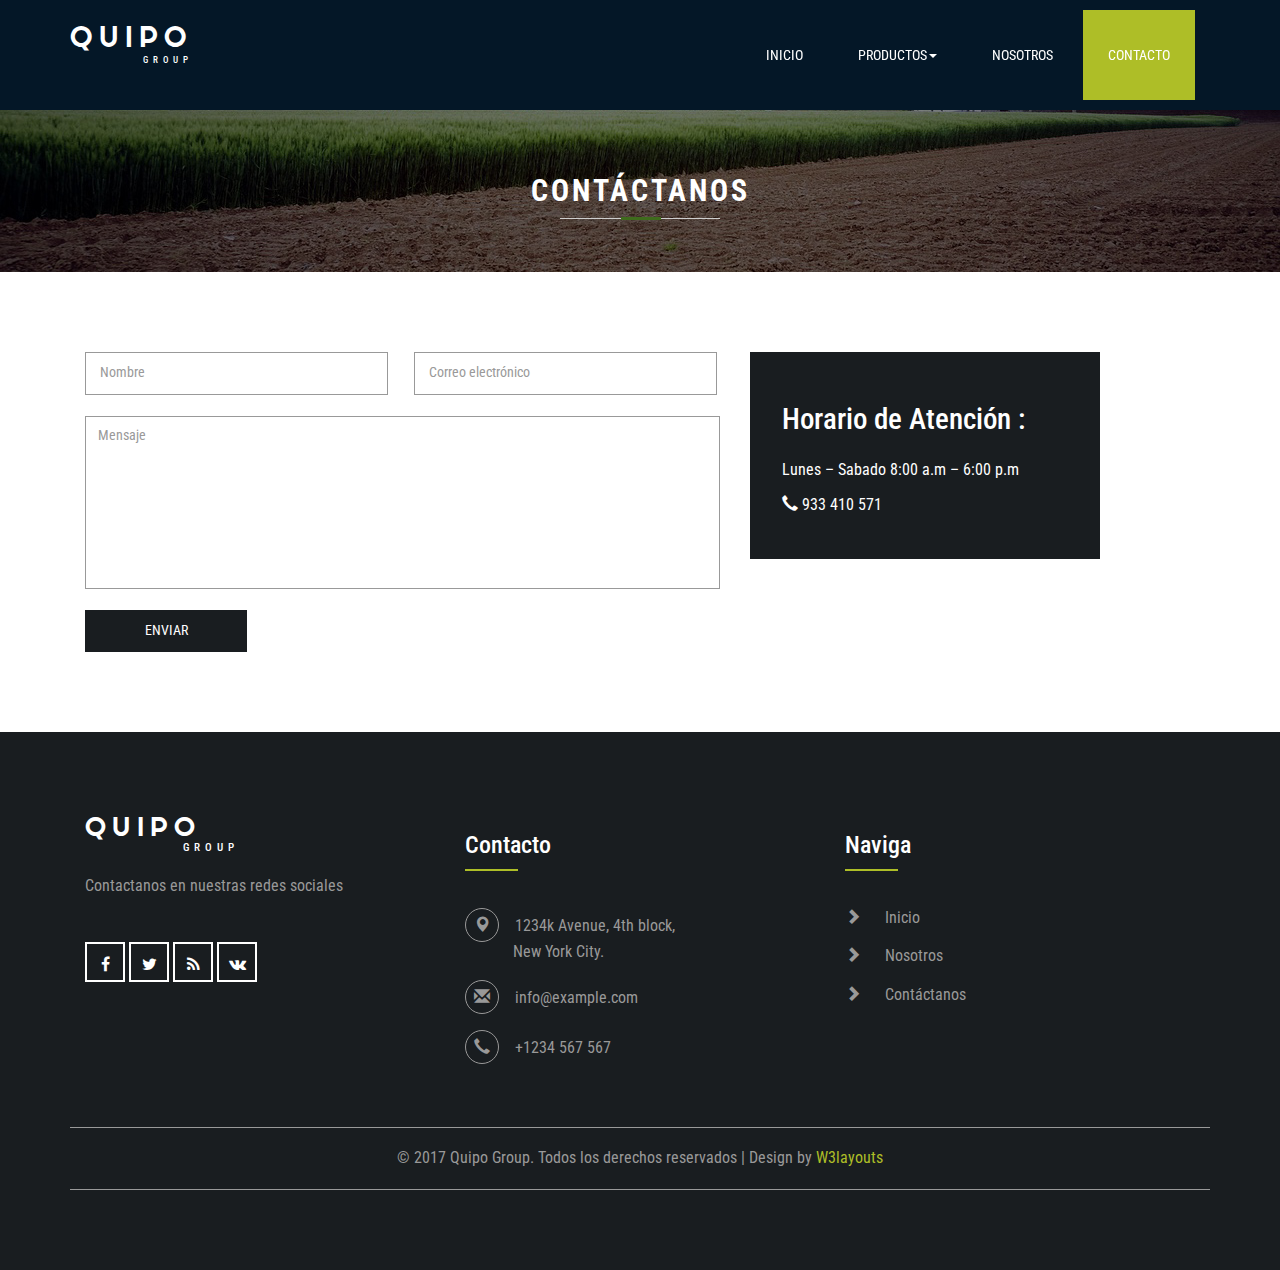
<file: mail.html>
<!--A Design by W3layouts
Author: W3layout
Author URL: http://w3layouts.com
License: Creative Commons Attribution 3.0 Unported
License URL: http://creativecommons.org/licenses/by/3.0/
-->
<!DOCTYPE html>
<html lang="en">
<head>
<title>Contacto Quipo</title>
<meta name="viewport" content="width=device-width, initial-scale=1">
<meta http-equiv="Content-Type" content="text/html; charset=utf-8" />
<meta name="keywords" content="Farming Company Responsive web template, Bootstrap Web Templates, Flat Web Templates, Android Compatible web template, 
Smartphone Compatible web template, free webdesigns for Nokia, Samsung, LG, SonyEricsson, Motorola web design" />
<script type="application/x-javascript"> addEventListener("load", function() { setTimeout(hideURLbar, 0); }, false); function hideURLbar(){ window.scrollTo(0,1); } </script>
<!-- bootstrap-css -->
<link href="css/bootstrap.css" rel="stylesheet" type="text/css" media="all" />
<!--// bootstrap-css -->
<!-- css -->
<link rel="stylesheet" href="css/style.css" type="text/css" media="all" />
<!--// css -->
<!-- font-awesome icons -->
<link href="css/font-awesome.css" rel="stylesheet"> 
<!-- //font-awesome icons -->
<!-- font -->
<link href="//fonts.googleapis.com/css?family=Righteous&subset=latin-ext" rel="stylesheet">
<link href='//fonts.googleapis.com/css?family=Roboto+Condensed:400,700italic,700,400italic,300italic,300' rel='stylesheet' type='text/css'>
<!-- //font -->
<script src="js/jquery-1.11.1.min.js"></script>
<script src="js/bootstrap.js"></script>
<script src="js/SmoothScroll.min.js"></script>
<script type="text/javascript">
	jQuery(document).ready(function($) {
		$(".scroll").click(function(event){		
			event.preventDefault();
			$('html,body').animate({scrollTop:$(this.hash).offset().top},1000);
		});
	});
</script>
</head>
<body>
	<!-- header -->
	<div class="header">
		<div class="container">
			<nav class="navbar navbar-default">
				<!-- Brand and toggle get grouped for better mobile display -->
				<div class="navbar-header">
				  <button type="button" class="navbar-toggle collapsed" data-toggle="collapse" data-target="#bs-example-navbar-collapse-1">
					<span class="sr-only">Toggle navigation</span>
					<span class="icon-bar"></span>
					<span class="icon-bar"></span>
					<span class="icon-bar"></span>
				  </button>
					<div class="w3layouts-logo">
						<h1><a href="index.html">Quipo <span>Group</span></a></h1>
					</div>
				</div>

				<!-- Collect the nav links, forms, and other content for toggling -->
				<div class="collapse navbar-collapse nav-wil" id="bs-example-navbar-collapse-1">
					<nav>
						<ul class="nav navbar-nav">
							<li><a href="index.html" class="hvr-sweep-to-bottom">Inicio</a></li>                           
                           <li><a href="#" class="dropdown-toggle hvr-sweep-to-bottom" data-toggle="dropdown" role="button" aria-haspopup="true" aria-expanded="false">Productos<span class="caret"></span></a>
								<ul class="dropdown-menu">
									<li><a class="hvr-sweep-to-bottom" href="fieldbooq.html">FieldbooQ</a></li>
									<li><a class="hvr-sweep-to-bottom" href="germinar.html">GerminaR</a></li>          
								</ul>
							</li>                                                                           
<!--							<li><a href="gallery.html" class="hvr-sweep-to-bottom">Gallery</a></li>-->
<!--
							<li><a href="#" class="dropdown-toggle hvr-sweep-to-bottom" data-toggle="dropdown" role="button" aria-haspopup="true" aria-expanded="false">Codes<span class="caret"></span></a>
								<ul class="dropdown-menu">
									<li><a class="hvr-sweep-to-bottom" href="icons.html">Icons</a></li>
									<li><a class="hvr-sweep-to-bottom" href="typography.html">Typography</a></li>          
								</ul>
							</li>
-->
				            <li><a href="about.html" class="hvr-sweep-to-bottom">Nosotros</a></li>
							<li class="active"><a href="mail.html" class="hvr-sweep-to-bottom">Contacto</a></li>
						</ul>
					</nav>
				</div>
				<!-- /.navbar-collapse -->
			</nav>
		</div>
	</div>
	<!-- //header -->
	<!-- banner -->
	<div class="banner about-banner">
		<div class="container">
			<h2>Contáctanos</h2>
			<div class="agileits-line"> </div>
		</div>
	</div>
	<!-- //banner -->
	<!-- contact -->
	<div class="contact-top">
		<div class="container">
			<div class="contact-grids">
				<div class="col-md-7 contact-form">
					<form action="#" method="post">
						<input type="text" name="Name" placeholder="Nombre" required="">
						<input type="email" class="email" name="Email" placeholder="Correo electrónico" required="">
						<textarea placeholder="Mensaje" name="Mensaje" required=""></textarea>
						<input type="submit" value="ENVIAR">
					</form>
				</div>
				<div class="col-md-4 contact-right">
					<div class="contact-text">
						<h4>Horario de Atención :</h4>
						<p> Lunes – Sabado 8:00 a.m – 6:00 p.m </p>
<!--						<p>	Sunday 10 a.m – 4 p.m </p>-->
						<p><span class="glyphicon glyphicon-earphone"></span> 933 410 571 </p> 
					</div> 
				</div> 
				<div class="clearfix"> </div>	
			</div>
		</div>
	</div>
<!--
	<div class="map">  
		<iframe src="https://www.google.com/maps/embed?pb=!1m18!1m12!1m3!1d3023.9503398796587!2d-73.9940307!3d40.719109700000004!2m3!1f0!2f0!3f0!3m2!1i1024!2i768!4f13.1!3m3!1m2!1s0x89c25a27e2f24131%3A0x64ffc98d24069f02!2sCANADA!5e0!3m2!1sen!2sin!4v1441710758555"></iframe>
		<div class="address agileits">
			<div class="w3ls-title">
				<h3>GET IN TOUCH</h3> 
			</div>
			<p>Broome St, NY 10002, Canada. </p>
			<p>Telephone : +00 111 222 3333</p>
			<p>FAX : +1 888 888 4444</p>
			<p>Email : <a href="mailto:example@mail.com">mail@example.com</a></p>
		</div> 
	</div>
-->
	<!-- //contact -->
	<!-- footer -->
	<div class="footer">
		<div class="container">
			<div class="agileinfo_footer_grids">
				<div class="col-md-4 agileinfo_footer_grid">
					<div class="agile-logo">
						<h4><a href="index.html">Quipo <span>Group</span></a></h4>
					</div>
					<p>Contactanos en nuestras redes sociales</p>
					<div class="agileinfo-social-grids">
						<ul>
							<li><a href="#"><i class="fa fa-facebook"></i></a></li>
							<li><a href="#"><i class="fa fa-twitter"></i></a></li>
							<li><a href="#"><i class="fa fa-rss"></i></a></li>
							<li><a href="#"><i class="fa fa-vk"></i></a></li>
						</ul>
					</div>
				</div>
				<div class="col-md-4 agileinfo_footer_grid">
					<h3>Contacto</h3>
					<ul class="agileinfo_footer_grid_list">
						<li><i class="glyphicon glyphicon-map-marker" aria-hidden="true"></i>1234k Avenue, 4th block, <span>New York City.</span></li>
						<li><i class="glyphicon glyphicon-envelope" aria-hidden="true"></i><a href="mailto:info@example.com">info@example.com</a></li>
						<li><i class="glyphicon glyphicon-earphone" aria-hidden="true"></i>+1234 567 567</li>
					</ul>
				</div>
				<div class="col-md-4 agileinfo_footer_grid">
					<h3>Naviga</h3>
					<ul class="agileinfo_footer_grid_nav">
						<li><span class="glyphicon glyphicon-chevron-right" aria-hidden="true"></span><a href="index.html">Inicio</a></li>
						<li><span class="glyphicon glyphicon-chevron-right" aria-hidden="true"></span><a href="about.html">Nosotros</a></li>
<!--
						<li><span class="glyphicon glyphicon-chevron-right" aria-hidden="true"></span><a href="gallery.html">Gallery</a></li>
						<li><span class="glyphicon glyphicon-chevron-right" aria-hidden="true"></span><a href="typography.html">Typography</a></li>
						<li><span class="glyphicon glyphicon-chevron-right" aria-hidden="true"></span><a href="icons.html">Icons</a></li>
-->
						<li><span class="glyphicon glyphicon-chevron-right" aria-hidden="true"></span><a href="mail.html">Contáctanos</a></li>
					</ul>
				</div>
				<div class="clearfix"> </div>
			</div>
			<div class="w3agile_footer_copy">
				<p>&copy; 2017 Quipo Group. Todos los derechos reservados | Design by <a href="http://w3layouts.com/">W3layouts</a></p>
			</div>
		</div>
	</div>
	<!-- //footer -->
	<script type="text/javascript" src="js/move-top.js"></script>
	<script type="text/javascript" src="js/easing.js"></script>
	<!-- here stars scrolling icon -->
	<script type="text/javascript">
		$(document).ready(function() {
			/*
				var defaults = {
				containerID: 'toTop', // fading element id
				containerHoverID: 'toTopHover', // fading element hover id
				scrollSpeed: 1200,
				easingType: 'linear' 
				};
			*/
								
			$().UItoTop({ easingType: 'easeOutQuart' });
								
			});
	</script>
<!-- //here ends scrolling icon -->
</body>	
</html>
</file>
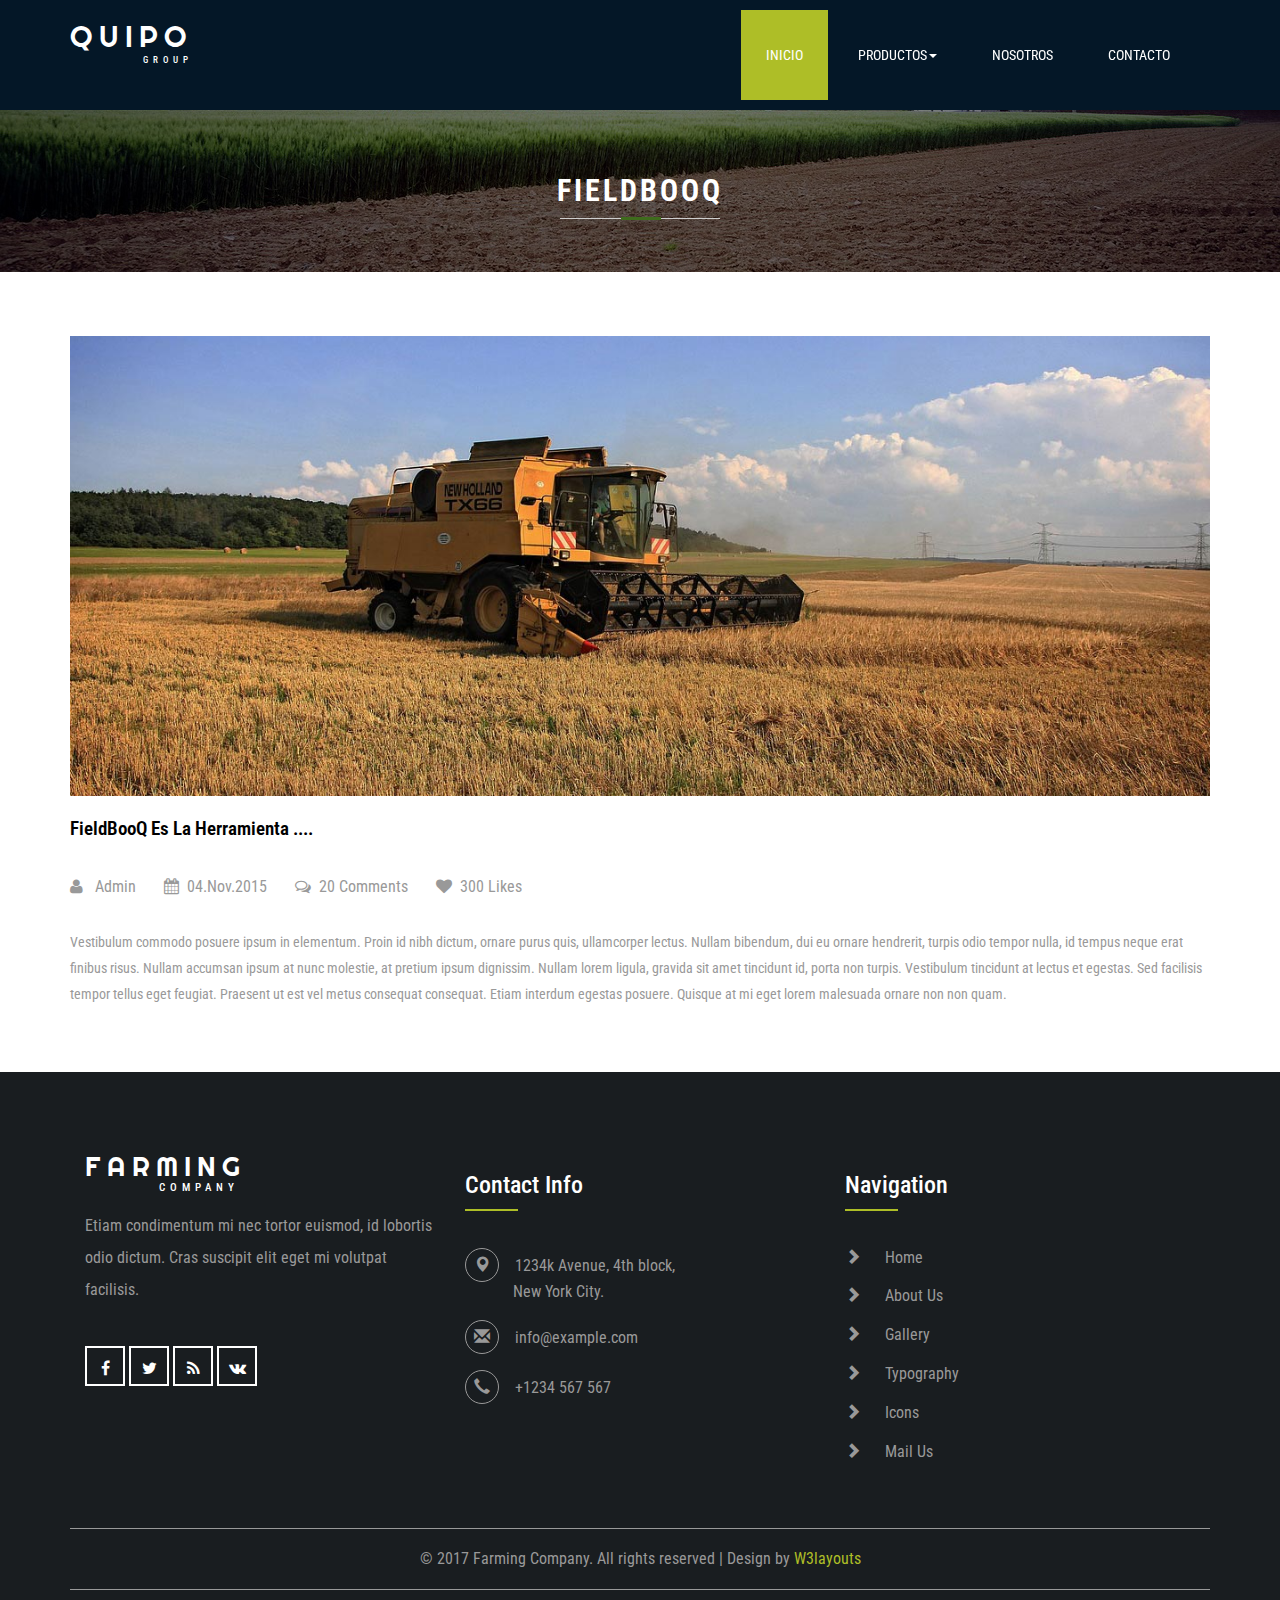
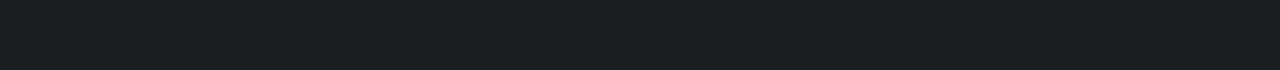
<file: single.html>
<!--A Design by W3layouts
Author: W3layout
Author URL: http://w3layouts.com
License: Creative Commons Attribution 3.0 Unported
License URL: http://creativecommons.org/licenses/by/3.0/
-->
<!DOCTYPE html>
<html lang="en">
<head>
<title>Farming Company an Agriculture Category Flat Bootstrap responsive Website Template | Single :: w3layouts</title>
<meta name="viewport" content="width=device-width, initial-scale=1">
<meta http-equiv="Content-Type" content="text/html; charset=utf-8" />
<meta name="keywords" content="Farming Company Responsive web template, Bootstrap Web Templates, Flat Web Templates, Android Compatible web template, 
Smartphone Compatible web template, free webdesigns for Nokia, Samsung, LG, SonyEricsson, Motorola web design" />
<script type="application/x-javascript"> addEventListener("load", function() { setTimeout(hideURLbar, 0); }, false); function hideURLbar(){ window.scrollTo(0,1); } </script>
<!-- bootstrap-css -->
<link href="css/bootstrap.css" rel="stylesheet" type="text/css" media="all" />
<!--// bootstrap-css -->
<!-- css -->
<link rel="stylesheet" href="css/style.css" type="text/css" media="all" />
<!--// css -->
<!-- font-awesome icons -->
<link href="css/font-awesome.css" rel="stylesheet"> 
<!-- //font-awesome icons -->
<!-- font -->
<link href="//fonts.googleapis.com/css?family=Righteous&subset=latin-ext" rel="stylesheet">
<link href='//fonts.googleapis.com/css?family=Roboto+Condensed:400,700italic,700,400italic,300italic,300' rel='stylesheet' type='text/css'>
<!-- //font -->
<script src="js/jquery-1.11.1.min.js"></script>
<script src="js/bootstrap.js"></script>
<script src="js/SmoothScroll.min.js"></script>
<script type="text/javascript">
	jQuery(document).ready(function($) {
		$(".scroll").click(function(event){		
			event.preventDefault();
			$('html,body').animate({scrollTop:$(this.hash).offset().top},1000);
		});
	});
</script>
</head>
<body>
	<!-- header -->
	<div class="header">
		<div class="container">
			<nav class="navbar navbar-default">
				<!-- Brand and toggle get grouped for better mobile display -->
				<div class="navbar-header">
				  <button type="button" class="navbar-toggle collapsed" data-toggle="collapse" data-target="#bs-example-navbar-collapse-1">
					<span class="sr-only">Toggle navigation</span>
					<span class="icon-bar"></span>
					<span class="icon-bar"></span>
					<span class="icon-bar"></span>
				  </button>
					<div class="w3layouts-logo">
						<h1><a href="index.html">Quipo <span>Group</span></a></h1>
					</div>
				</div>

				<!-- Collect the nav links, forms, and other content for toggling -->
				<div class="collapse navbar-collapse nav-wil" id="bs-example-navbar-collapse-1">
					<nav>
						<ul class="nav navbar-nav">
							<li class="active"><a href="index.html">Inicio</a></li>
							
<!--							<li><a href="gallery.html" class="hvr-sweep-to-bottom">Gallery</a></li>-->
							<li><a href="#" class="dropdown-toggle hvr-sweep-to-bottom" data-toggle="dropdown" role="button" aria-haspopup="true" aria-expanded="false">Productos<span class="caret"></span></a>
								<ul class="dropdown-menu">
									<li><a class="hvr-sweep-to-bottom" href="icons.html">FieldbooQ</a></li>
									<li><a class="hvr-sweep-to-bottom" href="typography.html">GerminaR</a></li>          
								</ul>
							</li>
							<li><a href="about.html" class="hvr-sweep-to-bottom">Nosotros</a></li>
							<li><a href="mail.html" class="hvr-sweep-to-bottom">Contacto</a></li>
						</ul>
					</nav>
				</div>
				<!-- /.navbar-collapse -->
			</nav>
		</div>
	</div>
	<!-- //header -->
	<!-- banner -->
	<div class="banner about-banner">
		<div class="container">
			<h2>FieldBooQ</h2>
			<div class="agileits-line"> </div>
		</div>
	</div>
	<!-- //banner -->
	<!-- single -->
	<div class="single">
		<div class="container">
			<div class="agileits-single-img">
				<img src="images/s1.jpg" alt="" />
				
				<h4>FieldBooQ es la herramienta ....</h4>
				<div class="agileinfo-single-icons">
					<ul>
						<li><a href="#"><i class="fa fa-user" aria-hidden="true"></i> <span>Admin</span></a></li>
						<li><i class="fa fa-calendar" aria-hidden="true"></i><span>04.Nov.2015</span></li>
						<li><a href="#"><i class="fa fa-comments-o" aria-hidden="true"></i><span>20 Comments</span></a></li>
						<li><a href="#"><i class="fa fa-heart" aria-hidden="true"></i><span>300 Likes</span></a></li>
					</ul>				
				</div>
				<p>Vestibulum commodo posuere ipsum in elementum. Proin id nibh dictum, ornare purus quis, ullamcorper lectus. Nullam bibendum, dui eu ornare hendrerit, turpis odio tempor nulla, id tempus neque erat finibus risus. Nullam accumsan ipsum at nunc molestie, at pretium ipsum dignissim. Nullam lorem ligula, gravida sit amet tincidunt id, porta non turpis. Vestibulum tincidunt at lectus et egestas. Sed facilisis tempor tellus eget feugiat. Praesent ut est vel metus consequat consequat. Etiam interdum egestas posuere. Quisque at mi eget lorem malesuada ornare non non quam.</p>
			</div>
			
			<!-- comments -->
			<!--<div class="agileits_three_comments">
				<h3>Comments</h3>
				<div class="agileits_three_comment_grid">
					<div class="agileits_tom">
						<img src="images/t2.jpg" alt=" " class="img-responsive">
					</div>
					<div class="agileits_tom_right">
						<div class="hardy">
							<h4>David Son</h4>
							<p>21 June 2016</p>
						</div>
						<div class="reply">
							<a href="#">Reply</a>
						</div>
						<div class="clearfix"> </div>
						<p class="lorem">There are many variations of passages of Lorem Ipsum available,
						but the majority have suffered alteration in some form, by injected humour, 
						or randomised words which don't.</p>
					</div>
					<div class="clearfix"> </div>
				</div>
				<div class="agileits_three_comment_grid agileits_three_comment_grid1">
					<div class="agileits_tom">
						<img src="images/t3.jpg" alt=" " class="img-responsive">
					</div>
					<div class="agileits_tom_right">
						<div class="hardy">
							<h4>Shane Watson</h4>
							<p>21 June 2016</p>
						</div>
						<div class="reply">
							<a href="#">Reply</a>
						</div>
						<div class="clearfix"> </div>
						<p class="lorem">There are many variations of passages of Lorem Ipsum available,
						but the majority have suffered alteration in some form, by injected humour, 
						or randomised words which don't.</p>
					</div>
					<div class="clearfix"> </div>
				</div>
				<div class="agileits_three_comment_grid">
					<div class="agileits_tom">
						<img src="images/t4.jpg" alt=" " class="img-responsive">
					</div>
					<div class="agileits_tom_right">
						<div class="hardy">
							<h4>Steve Smith</h4>
							<p>21 June 2016</p>
						</div>
						<div class="reply">
							<a href="#">Reply</a>
						</div>
						<div class="clearfix"> </div>
						<p class="lorem">There are many variations of passages of lorem ipsum available,
							but the majority have suffered alteration in some form, by injected humour, 
							or randomised words which don't.</p>
					</div>
					<div class="clearfix"> </div>
				</div>
			</div>-->
			<!-- //comments -->
			<!-- leave-comments -->
<!--			<div class="w3_leave_comment">
				<h3>Leave your comment</h3>
				<form action="#" method="post">
					<input type="text" name="Name" placeholder="Name" required="">
					<input type="email" name="Email" placeholder="Email" required="">
					<input type="text" name="Phone" placeholder="Phone" required="">
					<textarea placeholder="Message" name="Message" required=""></textarea>
					<input type="submit" value="Send">
				</form>
			</div>-->
			<!-- //leave-comments -->
		</div>
	</div>
	<!-- //single -->
	<!-- footer -->
	<div class="footer">
		<div class="container">
			<div class="agileinfo_footer_grids">
				<div class="col-md-4 agileinfo_footer_grid">
					<div class="agile-logo">
						<h4><a href="index.html">Farming <span>Company</span></a></h4>
					</div>
					<p>Etiam condimentum mi nec tortor euismod, id lobortis odio dictum. Cras 
						suscipit elit eget mi volutpat facilisis.</p>
					<div class="agileinfo-social-grids">
						<ul>
							<li><a href="#"><i class="fa fa-facebook"></i></a></li>
							<li><a href="#"><i class="fa fa-twitter"></i></a></li>
							<li><a href="#"><i class="fa fa-rss"></i></a></li>
							<li><a href="#"><i class="fa fa-vk"></i></a></li>
						</ul>
					</div>
				</div>
				<div class="col-md-4 agileinfo_footer_grid">
					<h3>Contact Info</h3>
					<ul class="agileinfo_footer_grid_list">
						<li><i class="glyphicon glyphicon-map-marker" aria-hidden="true"></i>1234k Avenue, 4th block, <span>New York City.</span></li>
						<li><i class="glyphicon glyphicon-envelope" aria-hidden="true"></i><a href="mailto:info@example.com">info@example.com</a></li>
						<li><i class="glyphicon glyphicon-earphone" aria-hidden="true"></i>+1234 567 567</li>
					</ul>
				</div>
				<div class="col-md-4 agileinfo_footer_grid">
					<h3>Navigation</h3>
					<ul class="agileinfo_footer_grid_nav">
						<li><span class="glyphicon glyphicon-chevron-right" aria-hidden="true"></span><a href="index.html">Home</a></li>
						<li><span class="glyphicon glyphicon-chevron-right" aria-hidden="true"></span><a href="about.html">About Us</a></li>
						<li><span class="glyphicon glyphicon-chevron-right" aria-hidden="true"></span><a href="gallery.html">Gallery</a></li>
						<li><span class="glyphicon glyphicon-chevron-right" aria-hidden="true"></span><a href="typography.html">Typography</a></li>
						<li><span class="glyphicon glyphicon-chevron-right" aria-hidden="true"></span><a href="icons.html">Icons</a></li>
						<li><span class="glyphicon glyphicon-chevron-right" aria-hidden="true"></span><a href="mail.html">Mail Us</a></li>
					</ul>
				</div>
				<div class="clearfix"> </div>
			</div>
			<div class="w3agile_footer_copy">
				<p>&copy; 2017 Farming Company. All rights reserved | Design by <a href="http://w3layouts.com/">W3layouts</a></p>
			</div>
		</div>
	</div>
	<!-- //footer -->
	<script type="text/javascript" src="js/move-top.js"></script>
	<script type="text/javascript" src="js/easing.js"></script>
	<!-- here stars scrolling icon -->
	<script type="text/javascript">
		$(document).ready(function() {
			/*
				var defaults = {
				containerID: 'toTop', // fading element id
				containerHoverID: 'toTopHover', // fading element hover id
				scrollSpeed: 1200,
				easingType: 'linear' 
				};
			*/
								
			$().UItoTop({ easingType: 'easeOutQuart' });
								
			});
	</script>
<!-- //here ends scrolling icon -->
</body>	
</html>
</file>
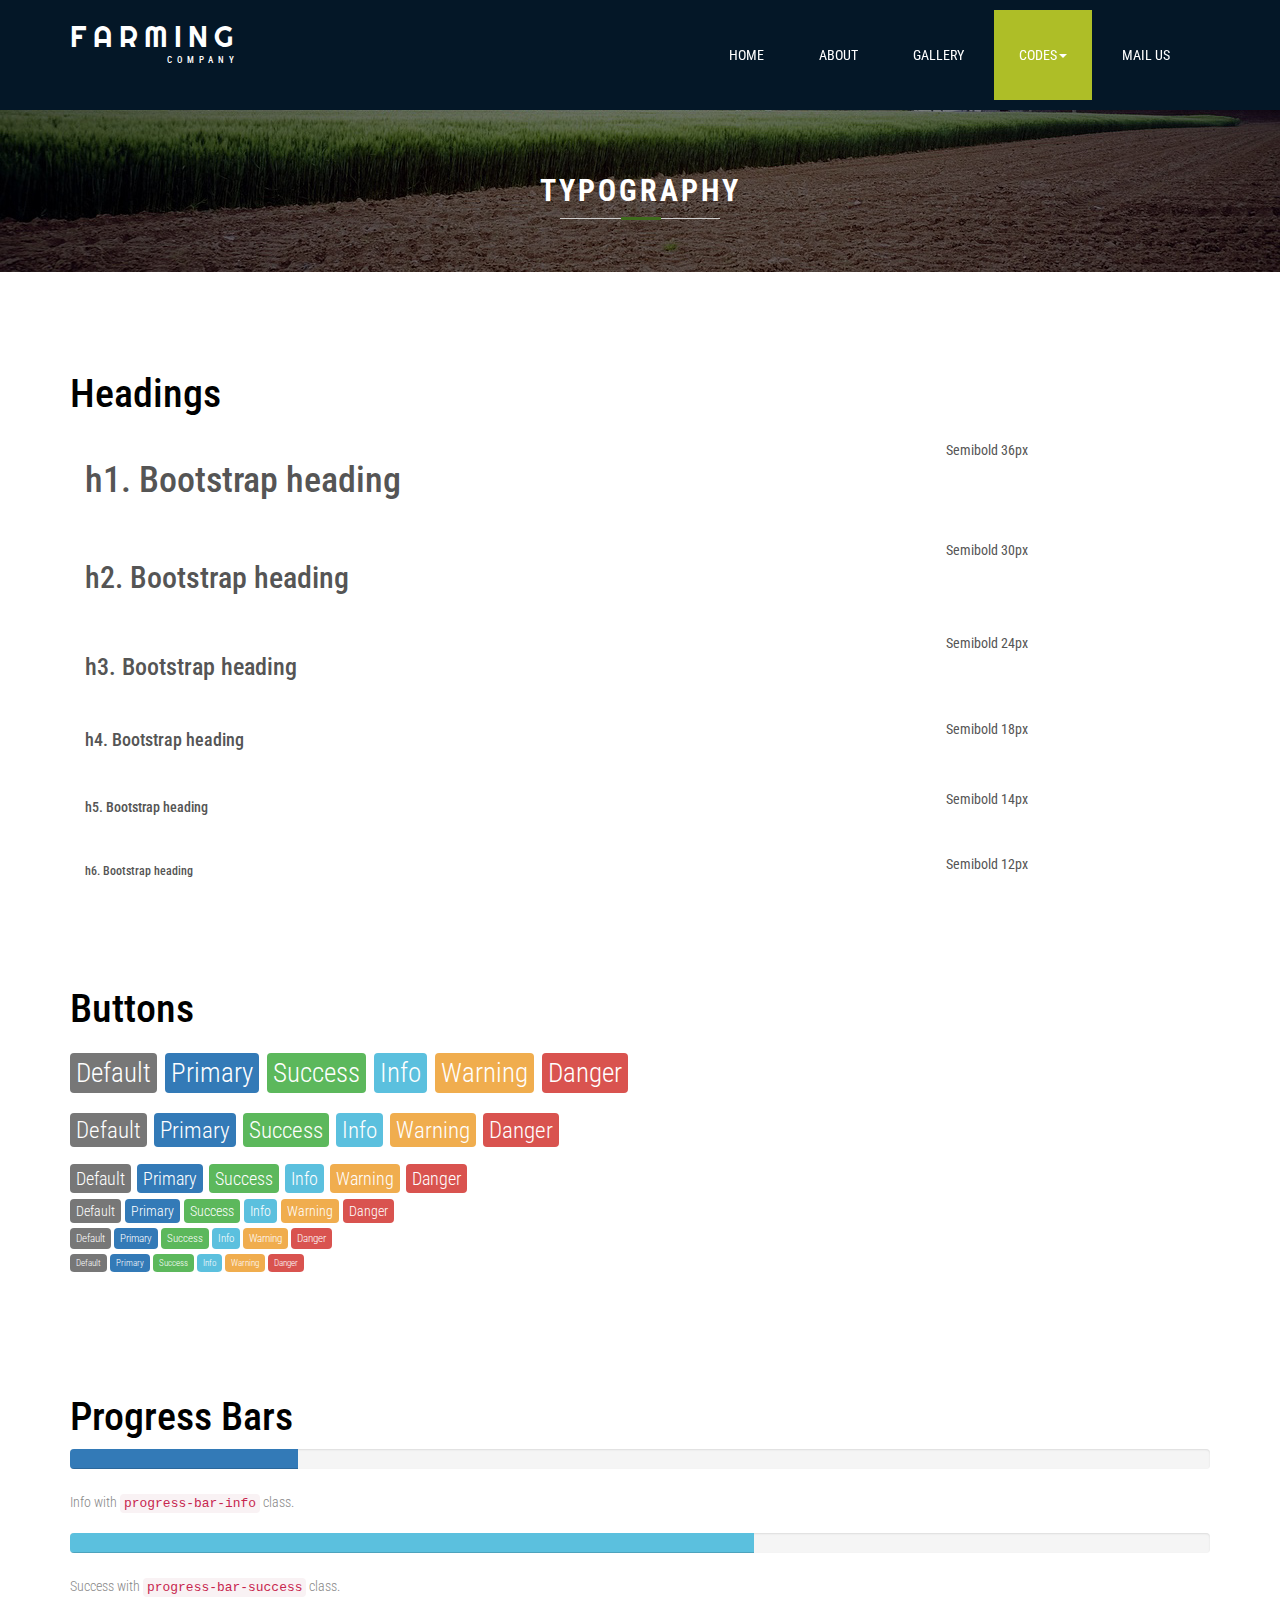
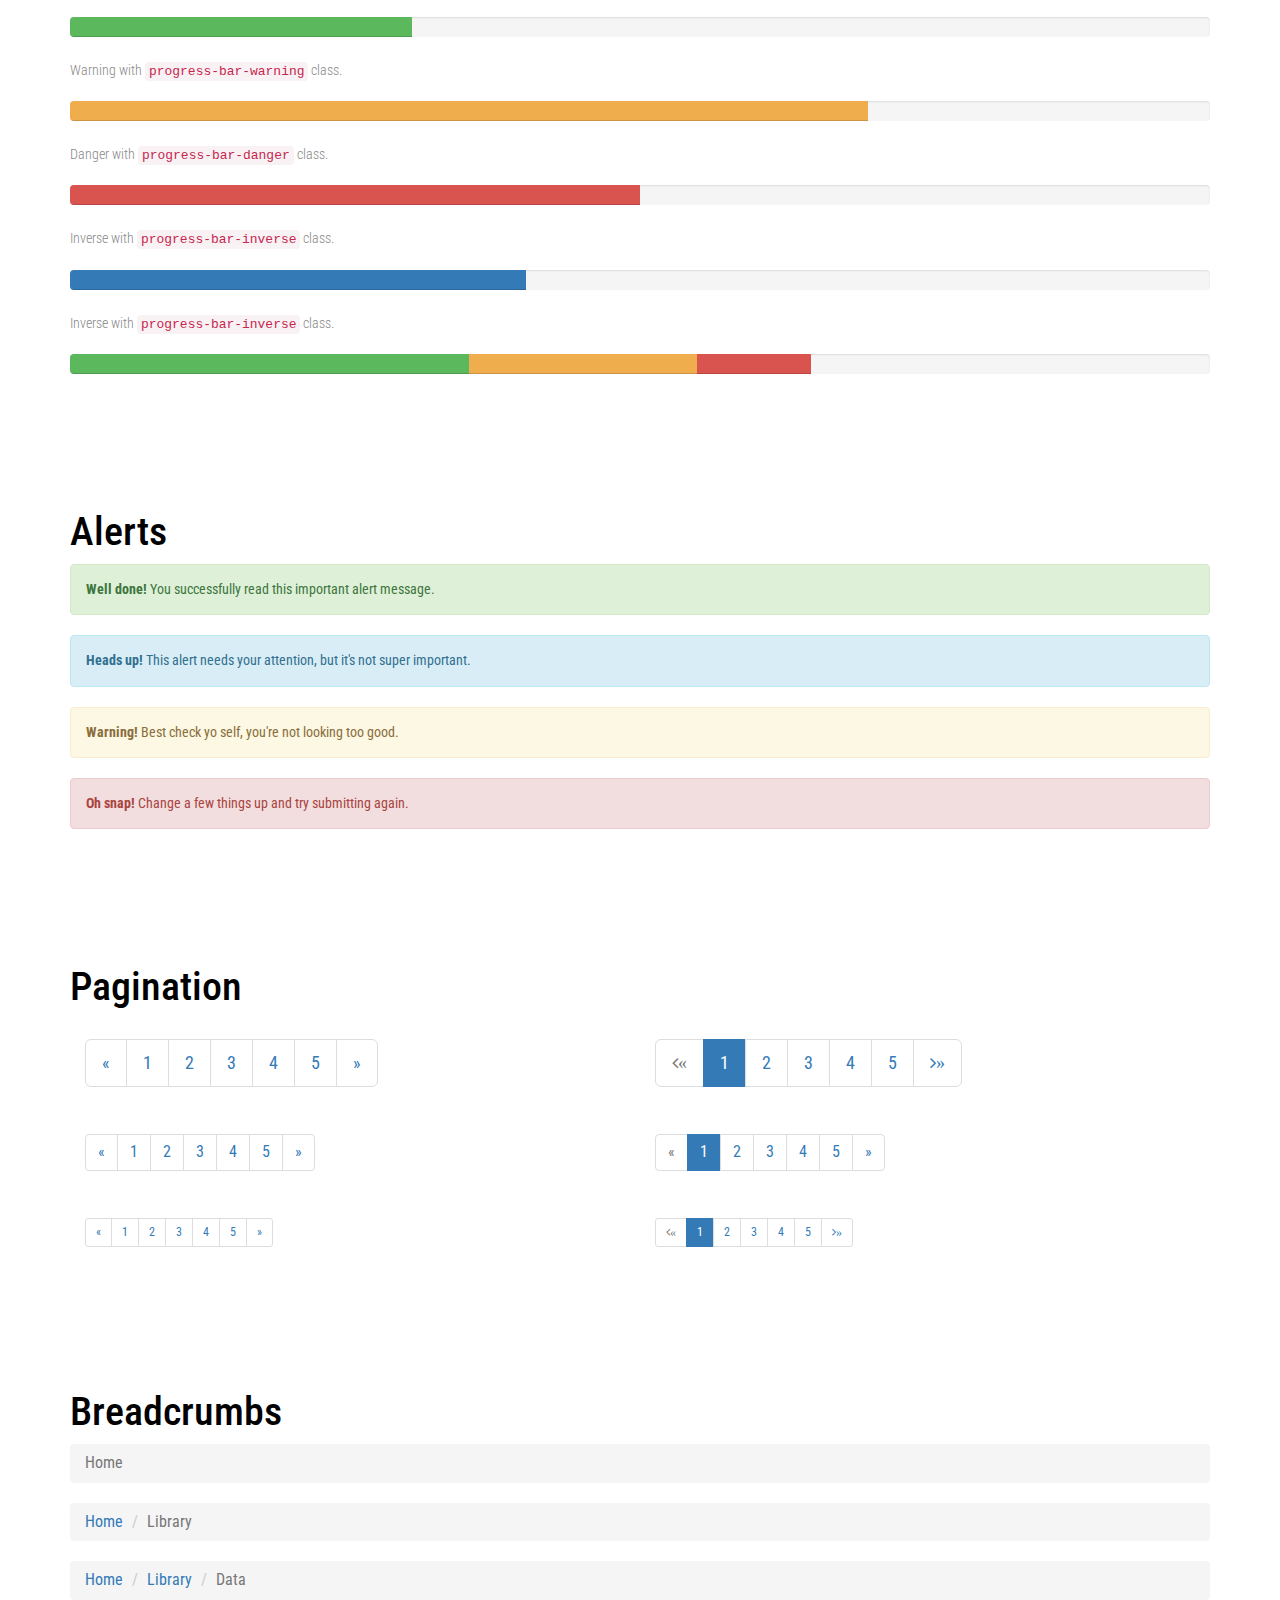
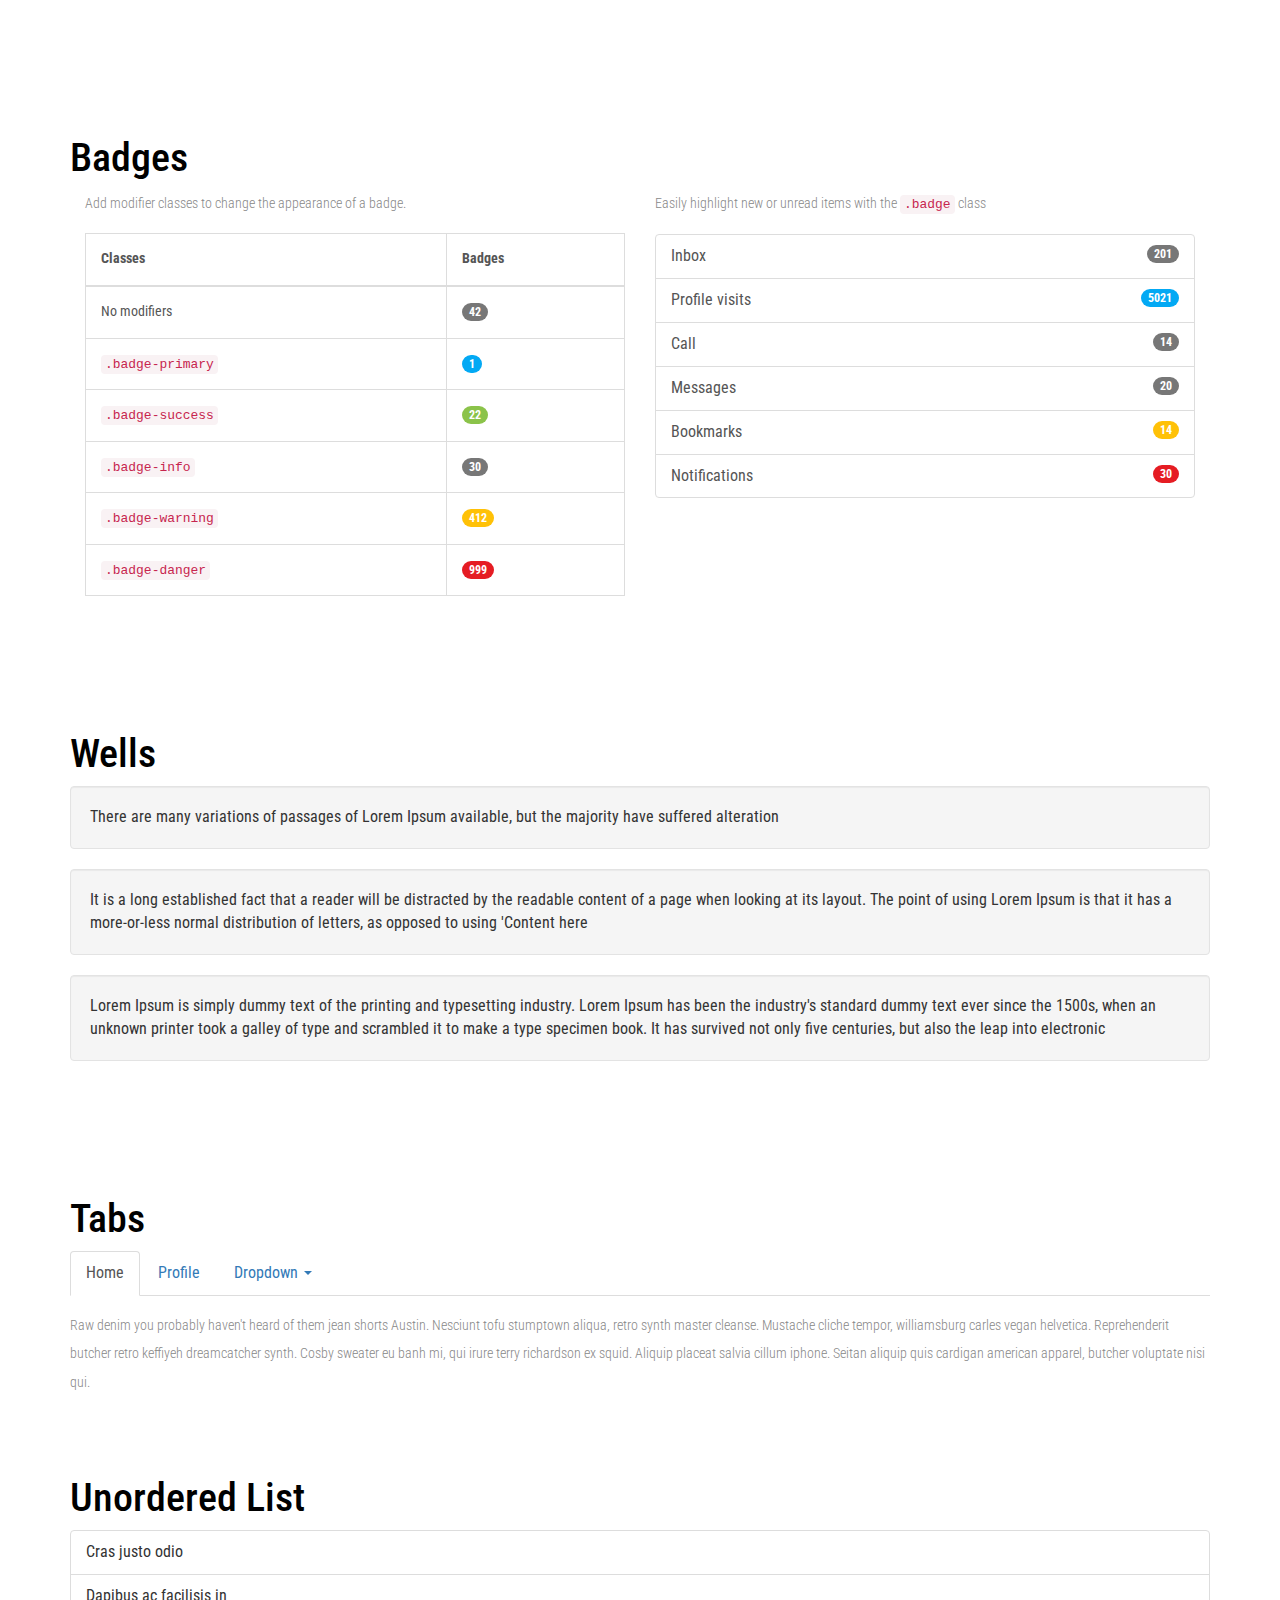
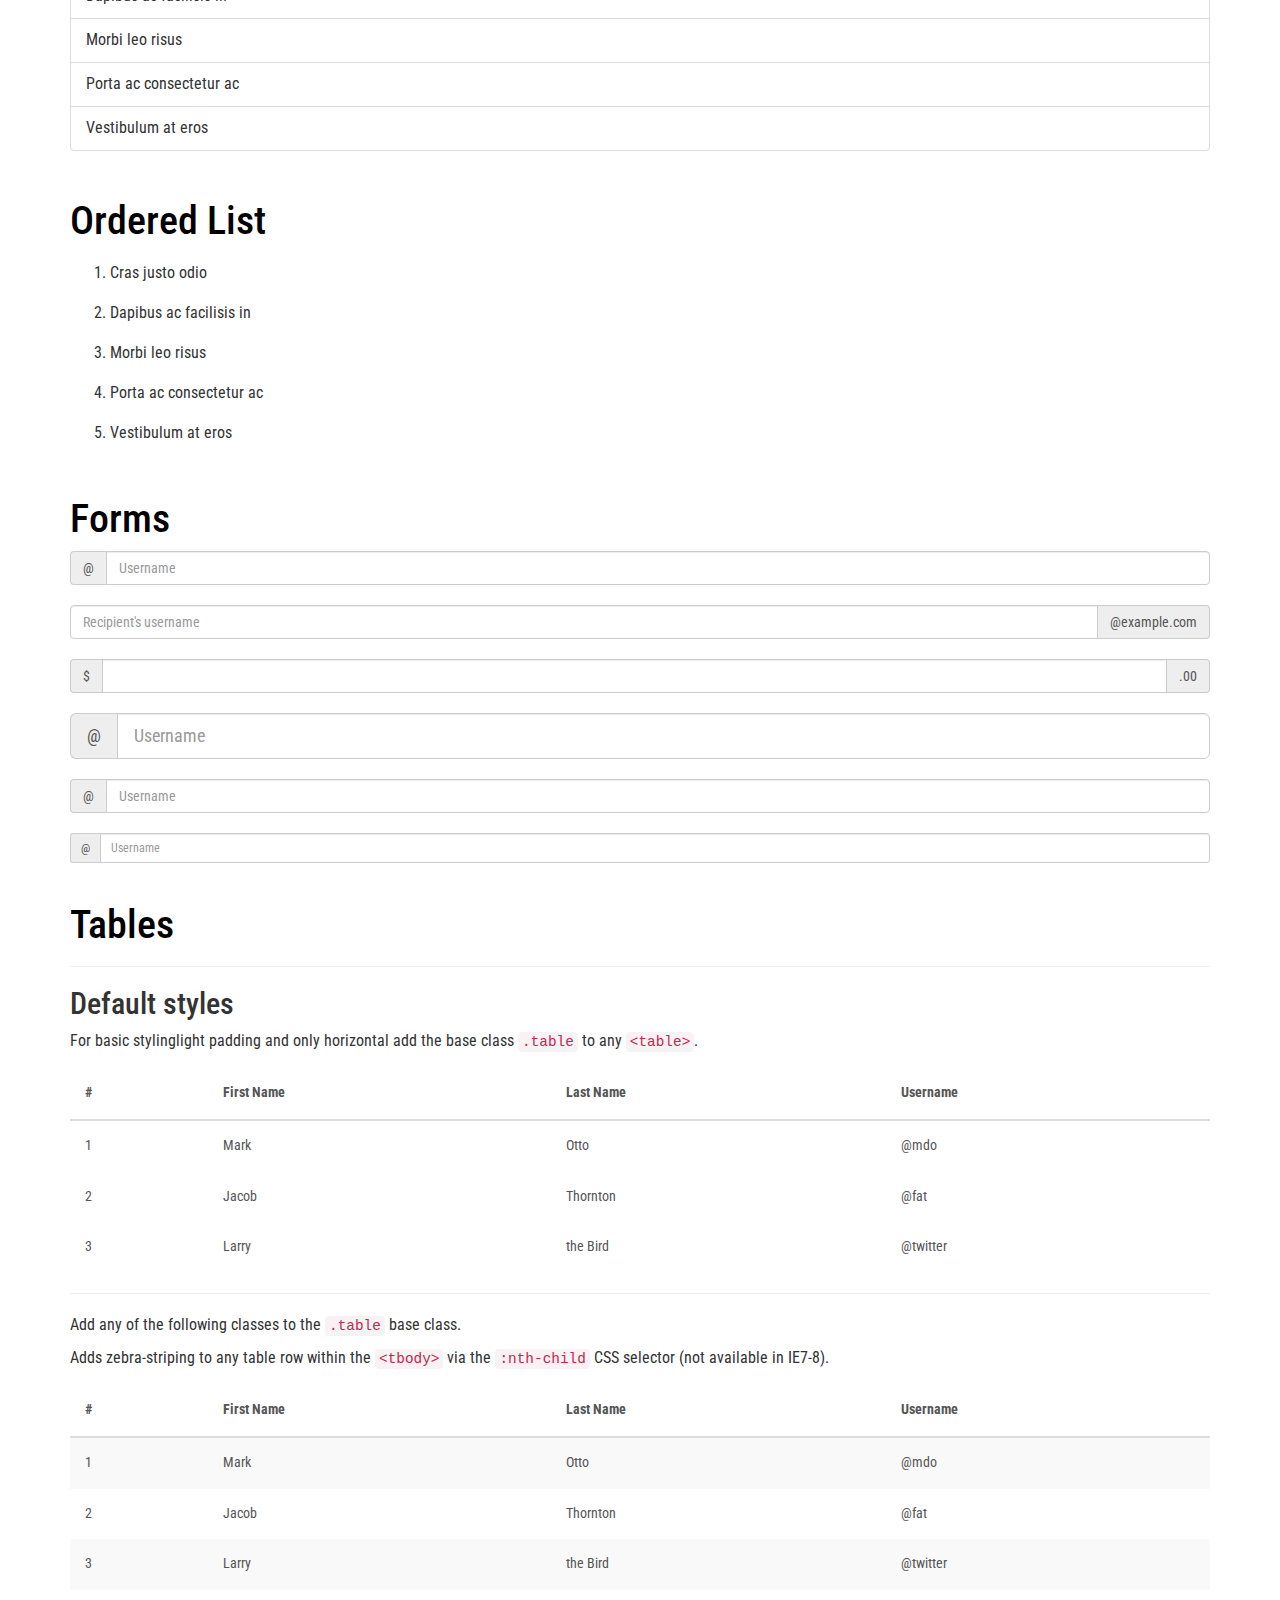
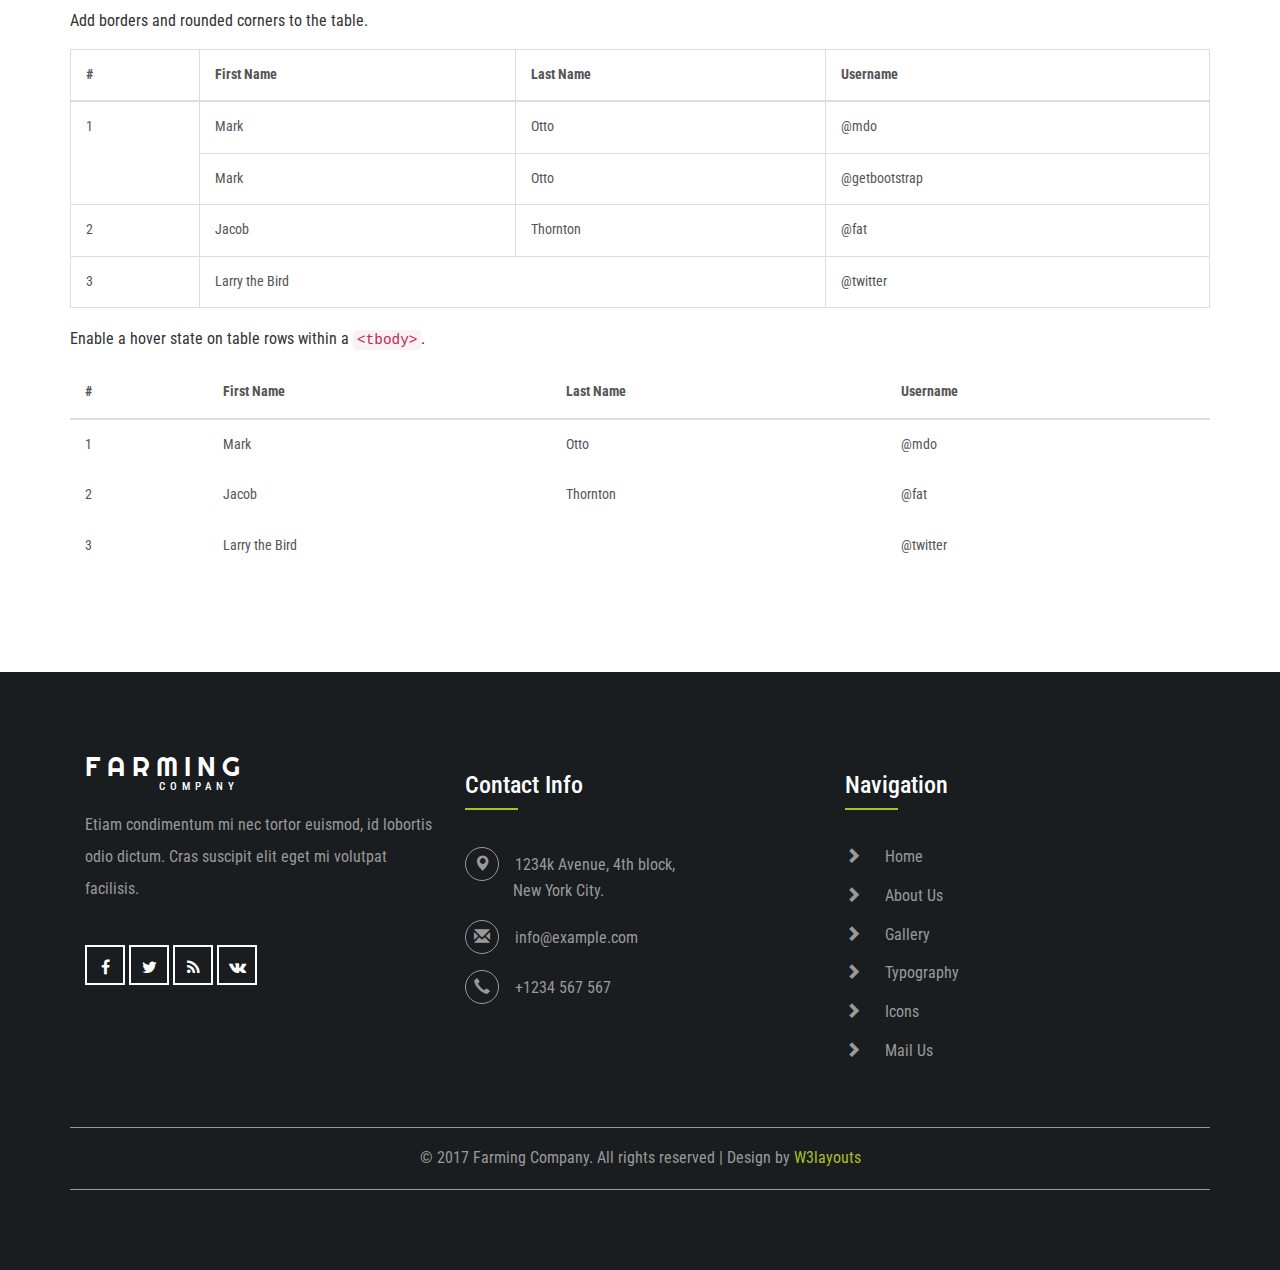
<file: typography.html>
<!--A Design by W3layouts
Author: W3layout
Author URL: http://w3layouts.com
License: Creative Commons Attribution 3.0 Unported
License URL: http://creativecommons.org/licenses/by/3.0/
-->
<!DOCTYPE html>
<html lang="en">
<head>
<title>Farming Company an Agriculture Category Flat Bootstrap responsive Website Template | Typography :: w3layouts</title>
<meta name="viewport" content="width=device-width, initial-scale=1">
<meta http-equiv="Content-Type" content="text/html; charset=utf-8" />
<meta name="keywords" content="Farming Company Responsive web template, Bootstrap Web Templates, Flat Web Templates, Android Compatible web template, 
Smartphone Compatible web template, free webdesigns for Nokia, Samsung, LG, SonyEricsson, Motorola web design" />
<script type="application/x-javascript"> addEventListener("load", function() { setTimeout(hideURLbar, 0); }, false); function hideURLbar(){ window.scrollTo(0,1); } </script>
<!-- bootstrap-css -->
<link href="css/bootstrap.css" rel="stylesheet" type="text/css" media="all" />
<!--// bootstrap-css -->
<!-- css -->
<link rel="stylesheet" href="css/style.css" type="text/css" media="all" />
<!--// css -->
<!-- font-awesome icons -->
<link href="css/font-awesome.css" rel="stylesheet"> 
<!-- //font-awesome icons -->
<!-- font -->
<link href="//fonts.googleapis.com/css?family=Righteous&subset=latin-ext" rel="stylesheet">
<link href='//fonts.googleapis.com/css?family=Roboto+Condensed:400,700italic,700,400italic,300italic,300' rel='stylesheet' type='text/css'>
<!-- //font -->
<script src="js/jquery-1.11.1.min.js"></script>
<script src="js/bootstrap.js"></script>
<script src="js/SmoothScroll.min.js"></script>
<script type="text/javascript">
	jQuery(document).ready(function($) {
		$(".scroll").click(function(event){		
			event.preventDefault();
			$('html,body').animate({scrollTop:$(this.hash).offset().top},1000);
		});
	});
</script>
</head>
<body>
	<!-- header -->
	<div class="header">
		<div class="container">
			<nav class="navbar navbar-default">
				<!-- Brand and toggle get grouped for better mobile display -->
				<div class="navbar-header">
				  <button type="button" class="navbar-toggle collapsed" data-toggle="collapse" data-target="#bs-example-navbar-collapse-1">
					<span class="sr-only">Toggle navigation</span>
					<span class="icon-bar"></span>
					<span class="icon-bar"></span>
					<span class="icon-bar"></span>
				  </button>
					<div class="w3layouts-logo">
						<h1><a href="index.html">Farming <span>Company</span></a></h1>
					</div>
				</div>

				<!-- Collect the nav links, forms, and other content for toggling -->
				<div class="collapse navbar-collapse nav-wil" id="bs-example-navbar-collapse-1">
					<nav>
						<ul class="nav navbar-nav">
							<li><a href="index.html" class="hvr-sweep-to-bottom">Home</a></li>
							<li><a href="about.html" class="hvr-sweep-to-bottom">About</a></li>
							<li><a href="gallery.html" class="hvr-sweep-to-bottom">Gallery</a></li>
							<li class="active"><a href="#" class="dropdown-toggle hvr-sweep-to-bottom" data-toggle="dropdown" role="button" aria-haspopup="true" aria-expanded="false">Codes<span class="caret"></span></a>
								<ul class="dropdown-menu">
									<li><a class="hvr-sweep-to-bottom" href="icons.html">Icons</a></li>
									<li class="active"><a class="hvr-sweep-to-bottom" href="typography.html">Typography</a></li>          
								</ul>
							</li>
							<li><a href="mail.html" class="hvr-sweep-to-bottom">Mail Us</a></li>
						</ul>
					</nav>
				</div>
				<!-- /.navbar-collapse -->
			</nav>
		</div>
	</div>
	<!-- //header -->
	<!-- banner -->
	<div class="banner about-banner">
		<div class="container">
			<h2>Typography</h2>
			<div class="agileits-line"> </div>
		</div>
	</div>
	<!-- //banner -->
	<!-- typography -->
	<div class="typography">
				<div class="container">
					<div class="grid_3 grid_4">
						<h3 class="hdg">Headings</h3>
						<div class="bs-example">
							<table class="table">
								<tbody>
									<tr>
										<td><h1 id="h1.-bootstrap-heading">h1. Bootstrap heading<a class="anchorjs-link" href="#h1.-bootstrap-heading"><span class="anchorjs-icon"></span></a></h1></td>
										<td class="type-info">Semibold 36px</td>
									</tr>
									<tr>
										<td><h2 id="h2.-bootstrap-heading">h2. Bootstrap heading<a class="anchorjs-link" href="#h2.-bootstrap-heading"><span class="anchorjs-icon"></span></a></h2></td>
										<td class="type-info">Semibold 30px</td>
									</tr>
									<tr>
										<td><h3 id="h3.-bootstrap-heading">h3. Bootstrap heading<a class="anchorjs-link" href="#h3.-bootstrap-heading"><span class="anchorjs-icon"></span></a></h3></td>
										<td class="type-info">Semibold 24px</td>
									</tr>
									<tr>
										<td><h4 id="h4.-bootstrap-heading">h4. Bootstrap heading<a class="anchorjs-link" href="#h4.-bootstrap-heading"><span class="anchorjs-icon"></span></a></h4></td>
										<td class="type-info">Semibold 18px</td>
									</tr>
									<tr>
										<td><h5 id="h5.-bootstrap-heading">h5. Bootstrap heading<a class="anchorjs-link" href="#h5.-bootstrap-heading"><span class="anchorjs-icon"></span></a></h5></td>
										<td class="type-info">Semibold 14px</td>
									</tr>
									<tr>
										<td><h6>h6. Bootstrap heading</h6></td>
										<td class="type-info">Semibold 12px</td>
									</tr>
								</tbody>
							</table>
						</div>
					</div>
					
					<div class="grid_3 grid_5 wow fadeInUp animated" data-wow-delay=".5s">
						<h3 class="hdg">Buttons</h3>
						<h1>
							<a href="#"><span class="label label-default">Default</span></a>
							<a href="#"><span class="label label-primary">Primary</span></a>
							<a href="#"><span class="label label-success">Success</span></a>
							<a href="#"><span class="label label-info">Info</span></a>
							<a href="#"><span class="label label-warning">Warning</span></a>
							<a href="#"><span class="label label-danger">Danger</span></a>
						</h1>
						<h2>
							<a href="#"><span class="label label-default">Default</span></a>
							<a href="#"><span class="label label-primary">Primary</span></a>
							<a href="#"><span class="label label-success">Success</span></a>
							<a href="#"><span class="label label-info">Info</span></a>
							<a href="#"><span class="label label-warning">Warning</span></a>
							<a href="#"><span class="label label-danger">Danger</span></a>
						</h2>
						<h3>
							<a href="#"><span class="label label-default">Default</span></a>
							<a href="#"><span class="label label-primary">Primary</span></a>
							<a href="#"><span class="label label-success">Success</span></a>
							<a href="#"><span class="label label-info">Info</span></a>
							<a href="#"><span class="label label-warning">Warning</span></a>
							<a href="#"><span class="label label-danger">Danger</span></a>
						</h3>
						<h4>
							<a href="#"><span class="label label-default">Default</span></a>
							<a href="#"><span class="label label-primary">Primary</span></a>
							<a href="#"><span class="label label-success">Success</span></a>
							<a href="#"><span class="label label-info">Info</span></a>
							<a href="#"><span class="label label-warning">Warning</span></a>
							<a href="#"><span class="label label-danger">Danger</span></a>
						</h4>
						<h5>
							<a href="#"><span class="label label-default">Default</span></a>
							<a href="#"><span class="label label-primary">Primary</span></a>
							<a href="#"><span class="label label-success">Success</span></a>
							<a href="#"><span class="label label-info">Info</span></a>
							<a href="#"><span class="label label-warning">Warning</span></a>
							<a href="#"><span class="label label-danger">Danger</span></a>
						</h5>
						<h6>
							<a href="#"><span class="label label-default">Default</span></a>
							<a href="#"><span class="label label-primary">Primary</span></a>
							<a href="#"><span class="label label-success">Success</span></a>
							<a href="#"><span class="label label-info">Info</span></a>
							<a href="#"><span class="label label-warning">Warning</span></a>
							<a href="#"><span class="label label-danger">Danger</span></a>
						</h6>
					</div>		
					
					<div class="grid_3 grid_5 wow fadeInUp animated" data-wow-delay=".5s">
						<h3 class="hdg">Progress Bars</h3>
						<div class="tab-content">
							<div class="tab-pane active" id="domprogress">
								<div class="progress">    
									<div class="progress-bar progress-bar-primary" style="width: 20%"></div>
								</div>
								<p>Info with <code>progress-bar-info</code> class.</p>
								<div class="progress">    
									<div class="progress-bar progress-bar-info" style="width: 60%"></div>
								</div>
								<p>Success with <code>progress-bar-success</code> class.</p>
								<div class="progress">
									<div class="progress-bar progress-bar-success" style="width: 30%"></div>
								</div>
								<p>Warning with <code>progress-bar-warning</code> class.</p>
								<div class="progress">
									<div class="progress-bar progress-bar-warning" style="width: 70%"></div>
								</div>
								<p>Danger with <code>progress-bar-danger</code> class.</p>
								<div class="progress">
									<div class="progress-bar progress-bar-danger" style="width: 50%"></div>
								</div>
								<p>Inverse with <code>progress-bar-inverse</code> class.</p>
								<div class="progress">
									<div class="progress-bar progress-bar-inverse" style="width: 40%"></div>
								</div>
								<p>Inverse with <code>progress-bar-inverse</code> class.</p>
								<div class="progress">
									<div class="progress-bar progress-bar-success" style="width: 35%"><span class="sr-only">35% Complete (success)</span></div>
									<div class="progress-bar progress-bar-warning" style="width: 20%"><span class="sr-only">20% Complete (warning)</span></div>
									<div class="progress-bar progress-bar-danger" style="width: 10%"><span class="sr-only">10% Complete (danger)</span></div>
								</div>
							</div>
						</div>
					</div>
					<div class="grid_3 grid_5 wow fadeInUp animated" data-wow-delay=".5s">
						<h3 class="hdg">Alerts</h3>
						<div class="alert alert-success" role="alert">
							<strong>Well done!</strong> You successfully read this important alert message.
						</div>
						<div class="alert alert-info" role="alert">
							<strong>Heads up!</strong> This alert needs your attention, but it's not super important.
						</div>
						<div class="alert alert-warning" role="alert">
							<strong>Warning!</strong> Best check yo self, you're not looking too good.
						</div>
						<div class="alert alert-danger" role="alert">
							<strong>Oh snap!</strong> Change a few things up and try submitting again.
						</div>
					</div>
					<div class="grid_3 grid_5 wow fadeInUp animated" data-wow-delay=".5s">
						<h3 class="hdg">Pagination</h3>
						<div class="col-md-6">
							<nav>
								<ul class="pagination pagination-lg">
									<li><a href="#" aria-label="Previous"><span aria-hidden="true">«</span></a></li>
									<li><a href="#">1</a></li>
									<li><a href="#">2</a></li>
									<li><a href="#">3</a></li>
									<li><a href="#">4</a></li>
									<li><a href="#">5</a></li>
									<li><a href="#" aria-label="Next"><span aria-hidden="true">»</span></a></li>
								</ul>
							</nav>
							<nav>
								<ul class="pagination">
									<li><a href="#" aria-label="Previous"><span aria-hidden="true">«</span></a></li>
									<li><a href="#">1</a></li>
									<li><a href="#">2</a></li>
									<li><a href="#">3</a></li>
									<li><a href="#">4</a></li>
									<li><a href="#">5</a></li>
									<li><a href="#" aria-label="Next"><span aria-hidden="true">»</span></a></li>
								</ul>
							</nav>
							<nav>
								<ul class="pagination pagination-sm">
									<li><a href="#" aria-label="Previous"><span aria-hidden="true">«</span></a></li>
									<li><a href="#">1</a></li>
									<li><a href="#">2</a></li>
									<li><a href="#">3</a></li>
									<li><a href="#">4</a></li>
									<li><a href="#">5</a></li>
									<li><a href="#" aria-label="Next"><span aria-hidden="true">»</span></a></li>
								</ul>
							</nav>
						</div>
						<div class="col-md-6">
							<ul class="pagination pagination-lg">
								<li class="disabled"><a href="#"><i class="fa fa-angle-left">«</i></a></li>
								<li class="active"><a href="#">1</a></li>
								<li><a href="#">2</a></li>
								<li><a href="#">3</a></li>
								<li><a href="#">4</a></li>
								<li><a href="#">5</a></li>
								<li><a href="#"><i class="fa fa-angle-right">»</i></a></li>
							</ul>
							<nav>
								<ul class="pagination">
									<li class="disabled"><a href="#" aria-label="Previous"><span aria-hidden="true">«</span></a></li>
									<li class="active"><a href="#">1 <span class="sr-only">(current)</span></a></li>
									<li><a href="#">2</a></li>
									<li><a href="#">3</a></li>
									<li><a href="#">4</a></li>
									<li><a href="#">5</a></li>
									<li><a href="#" aria-label="Next"><span aria-hidden="true">»</span></a></li>
								</ul>
							</nav>
							<ul class="pagination pagination-sm">
								<li class="disabled"><a href="#"><i class="fa fa-angle-left">«</i></a></li>
								<li class="active"><a href="#">1</a></li>
								<li><a href="#">2</a></li>
								<li><a href="#">3</a></li>
								<li><a href="#">4</a></li>
								<li><a href="#">5</a></li>
								<li><a href="#"><i class="fa fa-angle-right">»</i></a></li>
							</ul>
						</div>
						<div class="clearfix"> </div>
					</div>
					<div class="grid_3 grid_5 wow fadeInUp animated" data-wow-delay=".5s">
						<h3 class="hdg">Breadcrumbs</h3>
						<ol class="breadcrumb">
							<li class="active">Home</li>
						</ol>
						<ol class="breadcrumb">
							<li><a href="#">Home</a></li>
							<li class="active">Library</li>
						</ol>
						<ol class="breadcrumb">
							<li><a href="#">Home</a></li>
							<li><a href="#">Library</a></li>
							<li class="active">Data</li>
						</ol>
					</div>
					<div class="grid_3 grid_5 wow fadeInUp animated" data-wow-delay=".5s">
						<h3 class="hdg">Badges</h3>
						<div class="col-md-6">
							<p>Add modifier classes to change the appearance of a badge.</p>
							<table class="table table-bordered">
								<thead>
									<tr>
										<th>Classes</th>
										<th>Badges</th>
									</tr>
								</thead>
								<tbody>
									<tr>
										<td>No modifiers</td>
										<td><span class="badge">42</span></td>
									</tr>
									<tr>
										<td><code>.badge-primary</code></td>
										<td><span class="badge badge-primary">1</span></td>
									</tr>
									<tr>
										<td><code>.badge-success</code></td>
										<td><span class="badge badge-success">22</span></td>
									</tr>
									<tr>
										<td><code>.badge-info</code></td>
										<td><span class="badge badge-info">30</span></td>
									</tr>
									<tr>
										<td><code>.badge-warning</code></td>
										<td><span class="badge badge-warning">412</span></td>
									</tr>
									<tr>
										<td><code>.badge-danger</code></td>
										<td><span class="badge badge-danger">999</span></td>
									</tr>
								</tbody>
							</table>                    
						</div>
						<div class="col-md-6">
							<p>Easily highlight new or unread items with the <code>.badge</code> class</p>
							<div class="list-group list-group-alternate"> 
								<a href="#" class="list-group-item"><span class="badge">201</span> <i class="ti ti-email"></i> Inbox </a> 
								<a href="#" class="list-group-item"><span class="badge badge-primary">5021</span> <i class="ti ti-eye"></i> Profile visits </a> 
								<a href="#" class="list-group-item"><span class="badge">14</span> <i class="ti ti-headphone-alt"></i> Call </a> 
								<a href="#" class="list-group-item"><span class="badge">20</span> <i class="ti ti-comments"></i> Messages </a> 
								<a href="#" class="list-group-item"><span class="badge badge-warning">14</span> <i class="ti ti-bookmark"></i> Bookmarks </a> 
								<a href="#" class="list-group-item"><span class="badge badge-danger">30</span> <i class="ti ti-bell"></i> Notifications </a> 
							</div>
						</div>
					   <div class="clearfix"> </div>
					</div>	 
					<div class="grid_3 grid_5 wow fadeInUp animated" data-wow-delay=".5s">
						<h3 class="hdg">Wells</h3>
						<div class="well">
							There are many variations of passages of Lorem Ipsum available, but the majority have suffered alteration
						</div>
						<div class="well">
							It is a long established fact that a reader will be distracted by the readable content of a page when looking at its layout. The point of using Lorem Ipsum is that it has a more-or-less normal distribution of letters, as opposed to using 'Content here
						</div>
						<div class="well">
								Lorem Ipsum is simply dummy text of the printing and typesetting industry. Lorem Ipsum has been the industry's standard dummy text ever since the 1500s, when an unknown printer took a galley of type and scrambled it to make a type specimen book. It has survived not only five centuries, but also the leap into electronic
						</div>
					</div>
					<div class="grid_3 grid_5 wow fadeInUp animated" data-wow-delay=".5s">
						<h3 class="hdg">Tabs</h3>
						<div class="bs-example bs-example-tabs" role="tabpanel" data-example-id="togglable-tabs">
							<ul id="myTab" class="nav nav-tabs" role="tablist">
								<li role="presentation" class="active"><a href="#home" id="home-tab" role="tab" data-toggle="tab" aria-controls="home" aria-expanded="true">Home</a></li>
								<li role="presentation"><a href="#profile" role="tab" id="profile-tab" data-toggle="tab" aria-controls="profile">Profile</a></li>
								<li role="presentation" class="dropdown">
									<a href="#" id="myTabDrop1" class="dropdown-toggle" data-toggle="dropdown" aria-controls="myTabDrop1-contents">Dropdown <span class="caret"></span></a>
									<ul class="dropdown-menu" role="menu" aria-labelledby="myTabDrop1" id="myTabDrop1-contents">
										<li><a href="#dropdown1" tabindex="-1" role="tab" id="dropdown1-tab" data-toggle="tab" aria-controls="dropdown1">@fat</a></li>
										<li><a href="#dropdown2" tabindex="-1" role="tab" id="dropdown2-tab" data-toggle="tab" aria-controls="dropdown2">@mdo</a></li>
									</ul>
								</li>
							</ul>
							<div id="myTabContent" class="tab-content">
								<div role="tabpanel" class="tab-pane fade in active" id="home" aria-labelledby="home-tab">
									<p>Raw denim you probably haven't heard of them jean shorts Austin. Nesciunt tofu stumptown aliqua, retro synth master cleanse. Mustache cliche tempor, williamsburg carles vegan helvetica. Reprehenderit butcher retro keffiyeh dreamcatcher synth. Cosby sweater eu banh mi, qui irure terry richardson ex squid. Aliquip placeat salvia cillum iphone. Seitan aliquip quis cardigan american apparel, butcher voluptate nisi qui.</p>
								</div>
								<div role="tabpanel" class="tab-pane fade" id="profile" aria-labelledby="profile-tab">
									<p>Food truck fixie locavore, accusamus mcsweeney's marfa nulla single-origin coffee squid. Exercitation +1 labore velit, blog sartorial PBR leggings next level wes anderson artisan four loko farm-to-table craft beer twee. Qui photo booth letterpress, commodo enim craft beer mlkshk aliquip jean shorts ullamco ad vinyl cillum PBR. Homo nostrud organic, assumenda labore aesthetic magna delectus mollit. Keytar helvetica VHS salvia yr, vero magna velit sapiente labore stumptown. Vegan fanny pack odio cillum wes anderson 8-bit, sustainable jean shorts beard ut DIY ethical culpa terry richardson biodiesel. Art party scenester stumptown, tumblr butcher vero sint qui sapiente accusamus tattooed echo park.</p>
								</div>
								<div role="tabpanel" class="tab-pane fade" id="dropdown1" aria-labelledby="dropdown1-tab">
									<p>Etsy mixtape wayfarers, ethical wes anderson tofu before they sold out mcsweeney's organic lomo retro fanny pack lo-fi farm-to-table readymade. Messenger bag gentrify pitchfork tattooed craft beer, iphone skateboard locavore carles etsy salvia banksy hoodie helvetica. DIY synth PBR banksy irony. Leggings gentrify squid 8-bit cred pitchfork. Williamsburg banh mi whatever gluten-free, carles pitchfork biodiesel fixie etsy retro mlkshk vice blog. Scenester cred you probably haven't heard of them, vinyl craft beer blog stumptown. Pitchfork sustainable tofu synth chambray yr.</p>
								</div>
								<div role="tabpanel" class="tab-pane fade" id="dropdown2" aria-labelledby="dropdown2-tab">
									<p>Trust fund seitan letterpress, keytar raw denim keffiyeh etsy art party before they sold out master cleanse gluten-free squid scenester freegan cosby sweater. Fanny pack portland seitan DIY, art party locavore wolf cliche high life echo park Austin. Cred vinyl keffiyeh DIY salvia PBR, banh mi before they sold out farm-to-table VHS viral locavore cosby sweater. Lomo wolf viral, mustache readymade thundercats keffiyeh craft beer marfa ethical. Wolf salvia freegan, sartorial keffiyeh echo park vegan.</p>
								</div>
							</div>
						</div>
					</div>
					<h3 class="hdg wow fadeInUp animated" data-wow-delay=".5s">Unordered List</h3>
					<ul class="list-group wow fadeInUp animated" data-wow-delay=".5s">
					  <li class="list-group-item">Cras justo odio</li>
					  <li class="list-group-item">Dapibus ac facilisis in</li>
					  <li class="list-group-item">Morbi leo risus</li>
					  <li class="list-group-item">Porta ac consectetur ac</li>
					  <li class="list-group-item">Vestibulum at eros</li>
					</ul>
					<h3 class="hdg wow fadeInUp animated" data-wow-delay=".5s">Ordered List</h3>
					<ol class="wow fadeInUp animated" data-wow-delay=".5s">
						<li class="list-group-item1">Cras justo odio</li>
						<li class="list-group-item1">Dapibus ac facilisis in</li>
						<li class="list-group-item1">Morbi leo risus</li>
						<li class="list-group-item1">Porta ac consectetur ac</li>
						<li class="list-group-item1">Vestibulum at eros</li>
					</ol>
					<h3 class="hdg wow fadeInUp animated" data-wow-delay=".5s">Forms</h3>
					<div class="input-group wow fadeInUp animated" data-wow-delay=".5s">
						<span class="input-group-addon" id="basic-addon1">@</span>
						<input type="text" class="form-control" placeholder="Username" aria-describedby="basic-addon1">
					</div>
					<div class="input-group wow fadeInUp animated" data-wow-delay=".5s">
						<input type="text" class="form-control" placeholder="Recipient's username" aria-describedby="basic-addon2">
						<span class="input-group-addon" id="basic-addon2">@example.com</span>
					</div>
					<div class="input-group wow fadeInUp animated" data-wow-delay=".5s">
						<span class="input-group-addon">$</span>
							<input type="text" class="form-control" aria-label="Amount (to the nearest dollar)">
						<span class="input-group-addon">.00</span>
					</div>
					<div class="input-group input-group-lg wow fadeInUp animated" data-wow-delay=".5s">
						<span class="input-group-addon" id="sizing-addon1">@</span>
						<input type="text" class="form-control" placeholder="Username" aria-describedby="sizing-addon1">
					</div>
					<div class="input-group wow fadeInUp animated" data-wow-delay=".5s">
						<span class="input-group-addon" id="sizing-addon2">@</span>
						<input type="text" class="form-control" placeholder="Username" aria-describedby="sizing-addon2">
					</div>
					<div class="input-group input-group-sm wow fadeInUp animated" data-wow-delay=".5s">
						<span class="input-group-addon" id="sizing-addon3">@</span>
						<input type="text" class="form-control" placeholder="Username" aria-describedby="sizing-addon3">
					</div>
					
					
					<div class="page-header wow fadeInUp animated" data-wow-delay=".5s">
						<h3 class="hdg">Tables</h3>
					</div>
					<h2 class="typoh2 wow fadeInUp animated" data-wow-delay=".5s">Default styles</h2>
					<p class="wow fadeInUp animated" data-wow-delay=".5s">For basic stylinglight padding and only horizontal add the base class <code>.table</code> to any <code>&lt;table&gt;</code>.</p>
					<div class="bs-docs-example wow fadeInUp animated" data-wow-delay=".5s">
						<table class="table">
							<thead>
								<tr>
									<th>#</th>
									<th>First Name</th>
									<th>Last Name</th>
									<th>Username</th>
								</tr>
							</thead>
							<tbody>
								<tr>
									<td>1</td>
									<td>Mark</td>
									<td>Otto</td>
									<td>@mdo</td>
								</tr>
								<tr>
									<td>2</td>
									<td>Jacob</td>
									<td>Thornton</td>
									<td>@fat</td>
								</tr>
								<tr>
									<td>3</td>
									<td>Larry</td>
									<td>the Bird</td>
									<td>@twitter</td>
								</tr>
							</tbody>
						</table>
					</div>
					<hr class="bs-docs-separator">
					<p class="wow fadeInUp animated" data-wow-delay=".5s">Add any of the following classes to the <code>.table</code> base class.</p>
					<p class="wow fadeInUp animated" data-wow-delay=".5s">Adds zebra-striping to any table row within the <code>&lt;tbody&gt;</code> via the <code>:nth-child</code> CSS selector (not available in IE7-8).</p>
					<div class="bs-docs-example wow fadeInUp animated" data-wow-delay=".5s">
						<table class="table table-striped">
							<thead>
								<tr>
									<th>#</th>
									<th>First Name</th>
									<th>Last Name</th>
									<th>Username</th>
								</tr>
							</thead>
							<tbody>
								<tr>
									<td>1</td>
									<td>Mark</td>
									<td>Otto</td>
									<td>@mdo</td>
								</tr>
								<tr>
									<td>2</td>
									<td>Jacob</td>
									<td>Thornton</td>
									<td>@fat</td>
								</tr>
								<tr>
									<td>3</td>
									<td>Larry</td>
									<td>the Bird</td>
									<td>@twitter</td>
								</tr>
							</tbody>
						</table>
					</div>
					<p class="wow fadeInUp animated" data-wow-delay=".5s">Add borders and rounded corners to the table.</p>
					<div class="bs-docs-example wow fadeInUp animated" data-wow-delay=".5s">
						<table class="table table-bordered">
							<thead>
								<tr>
									<th>#</th>
									<th>First Name</th>
									<th>Last Name</th>
									<th>Username</th>
								</tr>
							</thead>
							<tbody>
								<tr>
									<td rowspan="2">1</td>
									<td>Mark</td>
									<td>Otto</td>
									<td>@mdo</td>
								</tr>
								<tr>
									<td>Mark</td>
									<td>Otto</td>
									<td>@getbootstrap</td>
								</tr>
								<tr>
									<td>2</td>
									<td>Jacob</td>
									<td>Thornton</td>
									<td>@fat</td>
								</tr>
								<tr>
									<td>3</td>
									<td colspan="2">Larry the Bird</td>
									<td>@twitter</td>
								</tr>
							</tbody>
						</table>
					</div>
					<p class="wow fadeInUp animated" data-wow-delay=".5s">Enable a hover state on table rows within a <code>&lt;tbody&gt;</code>.</p>
					<div class="bs-docs-example wow fadeInUp animated" data-wow-delay=".5s">
						<table class="table table-hover">
							<thead>
								<tr>
								  <th>#</th>
								  <th>First Name</th>
								  <th>Last Name</th>
								  <th>Username</th>
								</tr>
							</thead>
							<tbody>
								<tr>
								  <td>1</td>
								  <td>Mark</td>
								  <td>Otto</td>
								  <td>@mdo</td>
								</tr>
								<tr>
								  <td>2</td>
								  <td>Jacob</td>
								  <td>Thornton</td>
								  <td>@fat</td>
								</tr>
								<tr>
								  <td>3</td>
								  <td colspan="2">Larry the Bird</td>
								  <td>@twitter</td>
								</tr>
							</tbody>
						</table>
					</div>
				</div>
	</div>
	<!-- //typography -->
	<!-- footer -->
	<div class="footer">
		<div class="container">
			<div class="agileinfo_footer_grids">
				<div class="col-md-4 agileinfo_footer_grid">
					<div class="agile-logo">
						<h4><a href="index.html">Farming <span>Company</span></a></h4>
					</div>
					<p>Etiam condimentum mi nec tortor euismod, id lobortis odio dictum. Cras 
						suscipit elit eget mi volutpat facilisis.</p>
					<div class="agileinfo-social-grids">
						<ul>
							<li><a href="#"><i class="fa fa-facebook"></i></a></li>
							<li><a href="#"><i class="fa fa-twitter"></i></a></li>
							<li><a href="#"><i class="fa fa-rss"></i></a></li>
							<li><a href="#"><i class="fa fa-vk"></i></a></li>
						</ul>
					</div>
				</div>
				<div class="col-md-4 agileinfo_footer_grid">
					<h3>Contact Info</h3>
					<ul class="agileinfo_footer_grid_list">
						<li><i class="glyphicon glyphicon-map-marker" aria-hidden="true"></i>1234k Avenue, 4th block, <span>New York City.</span></li>
						<li><i class="glyphicon glyphicon-envelope" aria-hidden="true"></i><a href="mailto:info@example.com">info@example.com</a></li>
						<li><i class="glyphicon glyphicon-earphone" aria-hidden="true"></i>+1234 567 567</li>
					</ul>
				</div>
				<div class="col-md-4 agileinfo_footer_grid">
					<h3>Navigation</h3>
					<ul class="agileinfo_footer_grid_nav">
						<li><span class="glyphicon glyphicon-chevron-right" aria-hidden="true"></span><a href="index.html">Home</a></li>
						<li><span class="glyphicon glyphicon-chevron-right" aria-hidden="true"></span><a href="about.html">About Us</a></li>
						<li><span class="glyphicon glyphicon-chevron-right" aria-hidden="true"></span><a href="gallery.html">Gallery</a></li>
						<li><span class="glyphicon glyphicon-chevron-right" aria-hidden="true"></span><a href="typography.html">Typography</a></li>
						<li><span class="glyphicon glyphicon-chevron-right" aria-hidden="true"></span><a href="icons.html">Icons</a></li>
						<li><span class="glyphicon glyphicon-chevron-right" aria-hidden="true"></span><a href="mail.html">Mail Us</a></li>
					</ul>
				</div>
				<div class="clearfix"> </div>
			</div>
			<div class="w3agile_footer_copy">
				<p>&copy; 2017 Farming Company. All rights reserved | Design by <a href="http://w3layouts.com/">W3layouts</a></p>
			</div>
		</div>
	</div>
	<!-- //footer -->
	<script type="text/javascript" src="js/move-top.js"></script>
	<script type="text/javascript" src="js/easing.js"></script>
	<!-- here stars scrolling icon -->
	<script type="text/javascript">
		$(document).ready(function() {
			/*
				var defaults = {
				containerID: 'toTop', // fading element id
				containerHoverID: 'toTopHover', // fading element hover id
				scrollSpeed: 1200,
				easingType: 'linear' 
				};
			*/
								
			$().UItoTop({ easingType: 'easeOutQuart' });
								
			});
	</script>
<!-- //here ends scrolling icon -->
</body>	
</html>
</file>
<file: css/style.css>
/*--A Design by W3layouts 
Author: W3layout
Author URL: http://w3layouts.com
License: Creative Commons Attribution 3.0 Unported
License URL: http://creativecommons.org/licenses/by/3.0/
--*/
body a {
  transition: 0.5s all;
  -webkit-transition: 0.5s all;
  -o-transition: 0.5s all;
  -moz-transition: 0.5s all;
  -ms-transition: 0.5s all;
}
html, body{
    font-size: 100%;
	font-family: 'Roboto Condensed', sans-serif;
}
body{
	background:#FFFFFF;
}
body a:hover {
    text-decoration: none;
}
/*-- header --*/
input[type="submit"],.w3l_banner_info_left_grid_left h3 a,.w3agile_footer_copy p a,.reply a,.agile_cat_grid_tags ul li a:hover,.agile_cat_grid ul.categories li a,.w3l_admin a,.w3ls_single_left_grid_right ul li a,.wthree_features_services_grid h4 a,.agile_services_bottom_grid_left_grid a,.simplefilter li,.agileinfo_footer_grid ul li a,.w3l_banner_info_left_grid1,.agile_blog_grid h4 a{
	transition: .5s ease-in;
	-webkit-transition: .5s ease-in;
	-moz-transition: .5s ease-in;
	-o-transition: .5s ease-in;
	-ms-transition: .5s ease-in;
}
.header {
    background: #041727;
/*    background: 62a1d9; */
}
.navbar-default {
    background: none;
    border: none;
}
.navbar {
    margin-bottom: 0;
}
.navbar-collapse {
    padding: 0;
    box-shadow: none;
}
.navbar-default .navbar-brand {
    color: #fff;
}
.w3layouts-logo {
    margin: 1em 0 0 0;
}
.w3layouts-logo h1{
	margin:0;
}
.w3layouts-logo h1 a {
    font-family: 'Righteous', cursive;
    font-size: .8em;
    letter-spacing: 6px;
    text-transform: uppercase;
    color: #FFFFFF;
    text-decoration: none;
}
.w3layouts-logo h1 a span{
    display: block;
    font-size: .3em;
    letter-spacing: 5px;
    text-align: right;
    font-family: 'Roboto Condensed', sans-serif;
}
.navbar-nav {
    float: right;
    margin: 0;
    padding: 10px;
}
.navbar-default .navbar-nav > li > a {
    color: #fff;
}
.navbar-default .navbar-nav > li > a:hover, .navbar-default .navbar-nav > li > a:focus {
    color: #fff;
}
.navbar-default .navbar-brand:hover, .navbar-default .navbar-brand:focus {
    color: #ffffff;
}
.navbar-nav > li > a {
    font-size: 14px;
    padding:35px 25px;
    text-transform: uppercase;
	margin-right:5px;
}
.navbar-default .navbar-nav > .active > a, .navbar-default .navbar-nav > .active > a:hover, .navbar-default .navbar-nav > .active > a:focus {
    color: #fff;
    background-color: #aebe27;
}
/* Sweep To Bottom */
.hvr-sweep-to-bottom {
  display: inline-block;
  vertical-align: middle;
  -webkit-transform: translateZ(0);
  transform: translateZ(0);
  box-shadow: 0 0 1px rgba(0, 0, 0, 0);
  -webkit-backface-visibility: hidden;
  backface-visibility: hidden;
  -moz-osx-font-smoothing: grayscale;
  position: relative;
  -webkit-transition-property: color;
  transition-property: color;
  -webkit-transition-duration: 0.3s;
  transition-duration: 0.3s;
}
.hvr-sweep-to-bottom:before {
  content: "";
  position: absolute;
  z-index: -1;
  top: 0;
  left: 0;
  right: 0;
  bottom: 0;
  background: #aebe27;
  -webkit-transform: scaleY(0);
  transform: scaleY(0);
  -webkit-transform-origin: 50% 0;
  transform-origin: 50% 0;
  -webkit-transition-property: transform;
  transition-property: transform;
  -webkit-transition-duration: 0.3s;
  transition-duration: 0.3s;
  -webkit-transition-timing-function: ease-out;
  transition-timing-function: ease-out;
}
.hvr-sweep-to-bottom:hover, .hvr-sweep-to-bottom:focus, .hvr-sweep-to-bottom:active {
  color: white;
}
.hvr-sweep-to-bottom:hover:before, .hvr-sweep-to-bottom:focus:before, .hvr-sweep-to-bottom:active:before {
  -webkit-transform: scaleY(1);
  transform: scaleY(1);
}

ul.dropdown-menu {
    background: #212121;
    box-shadow: 0 0 0;
    border: none;
    margin: 0;
    top: 6.4em;
    left: 0;
    min-width: 105px;
}
.dropdown-menu > li > a {
    display: block;
    padding: 6px 16px;
    clear: both;
    margin: 0 !important;
    font-weight: normal;
    line-height: 1.42857143;
    color: #FFF !important;
    border: none !important;
}
.dropdown-menu > li > a:hover, .dropdown-menu > li > a:focus {
    background: none;
}
.dropdown-menu > .active > a, .dropdown-menu > .active > a:hover, .dropdown-menu > .active > a:focus {
    color: #fff;
    text-decoration: none;
    background-color: #aebe27;
    outline: 0;
}
.dropdown-submenu {
    position: relative;
}

.dropdown-submenu>.dropdown-menu {
    top: 0;
    left: 103%;
    margin-top: -6px;
    margin-left: -1px;
    -webkit-border-radius: 0 6px 6px 6px;
    -moz-border-radius: 0 6px 6px;
    border-radius: 0 6px 6px 6px;
}

.dropdown-submenu:hover>.dropdown-menu {
    display: block;
}

.dropdown-submenu>a:after {
    display: block;
    content: " ";
    float: right;
    width: 0;
    height: 0;
    border-color: transparent;
    border-width: 5px 0 5px 5px;
    margin-top: 5px;
    margin-right: -10px;
}

.dropdown-submenu:hover>a:after {
    border-left-color: #fff;
}

.dropdown-submenu.pull-left {
    float: none;
}

.dropdown-submenu.pull-left>.dropdown-menu {
    left: -100%;
    margin-left: 10px;
    -webkit-border-radius: 6px 0 6px 6px;
    -moz-border-radius: 6px 0 6px 6px;
    border-radius: 6px 0 6px 6px;
}
/*-- //header --*/
/*-- banner --*/
.banner{
    background: url(../images/header-bg2.jpg) no-repeat 0px 0px;
    background-size: cover;
    -webkit-background-size: cover;
    -moz-background-size: cover;
    -o-background-size: cover;
    -ms-background-size: cover;
    min-height: 650px;
    position: relative;
}
.banner_text{
    text-align: center;
    margin: 11em 0 0 0;
}
.banner_text h2{
    color: #FFFFFF;
    font-size: 4em;
    margin: 0;
    font-weight: 600;
    text-transform: uppercase;
}
.banner_text p{
    color: #FFFFFF;
    font-size: 1em;
    margin: 3em 0;
    letter-spacing: 35px;
    text-transform: uppercase;
    font-weight: 600;
}
.w3ls-line {
    position: relative;
    content: "";
    height: 1px;
    background: rgba(255, 255, 255, 0.52);
    width: 53%;
    margin: 0 auto;
    top: 11px;
}
.w3ls-line:before {
    content: "";
    height: 3px;
    background: #FFFFFF;
    position: absolute;
    width: 16%;
    top: -1px;
    left: 256px;
}
.w3-button a{
    color: #FFFFFF;
    font-size: 1em;
    padding: .5em 1em;
    border: solid 3px #FFFFFF;
    text-decoration: none;
    border-radius: 0;
    margin: 0;
}
.w3-button a:hover{
	color:#FFFFFF;
}
.w3-button {
    position: relative;
    margin: 0;
    padding: 1em;
    z-index: 1;
}
/* General button style (reset) */
.btn {
	border: none;
	font-family: inherit;
	font-size: inherit;
	color: inherit;
	background: none;
	cursor: pointer;
	padding: 25px 80px;
	display: inline-block;
	margin: 15px 30px;
	text-transform: uppercase;
	letter-spacing: 1px;
	font-weight: 700;
	outline: none;
	position: relative;
	-webkit-transition: all 0.3s;
	-moz-transition: all 0.3s;
	transition: all 0.3s;
}

.btn:after {
	content: '';
	position: absolute;
	z-index: -1;
	-webkit-transition: all 0.3s;
	-moz-transition: all 0.3s;
	transition: all 0.3s;
}

/* Button 1b */
.btn-1 {
	border: 3px solid #fff;
	color: #fff;
}
.btn-1b:after {
    width: 100%;
    height: 0;
    top: 0;
    left: 0;
    background: #aebe27;
}

.btn-1b:hover,
.btn-1b:active {
	color: #0e83cd;
}

.btn-1b:hover:after,
.btn-1b:active:after {
	height: 100%;
}
/*-- //banner --*/
/*-- services --*/
.services,.text-grid,.blog,.footer,.about-top,.feature-grid,.team,.gallery,.codes,.typography,.contact-top{
    padding: 5em 0em;
}
.services-heading {
    text-align: center;
    padding-bottom:1em;
}
.services-heading h2,.services-heading h3,.about-banner h2 {
    font-size: 30px;
    /*color: #aebe27; */
    color: black
/*    font-family: 'Righteous', cursive;*/
    font-family: Montserrat,"Helvetica Neue",Helvetica,Arial,sans-serif;
    font-weight: 700;
    text-transform: uppercase;
    letter-spacing: 3px;
    margin: 0;
}
.agileits-line {
	position: relative;
    content: "";
    height: 1px;
    background: #cecece;
    width: 14%;
    margin: 0 auto;
    top: 11px;
}
.agileits-line:before {
    content: "";
    height: 3px;
    background: #3f6b1d;
    position: absolute;
    width: 25%;
    top: -1px;
    left: 61px;
}
.services-grid-left {
    float: left;
    width: 50%;
}
.services-grid-right {
    text-align: center;
}
.services-grid-left {
    border: 1px solid #A5A3A3;
    padding: 2em 2em;
}
.services-text h4 {
    font-size: 1.5em;
    color: #000;
}
.services-text p {
    font-size: .9em;
    color: #46423F;
    line-height: 1.8em;
    margin: 0;
}
.services-icon {
    float: left;
    width: 70px;
    height: 70px;
    border: 1px solid #999;
    text-align: center;
    padding: 0.5em;
    color: #103455;
    font-size: 2em;
    line-height: 1.2em;
}
.services-text {
    float: right;
    width: 78%;
}
.services-text h4 {
    font-size: 1.5em;
    color: #000;
    margin: 0 0 .5em 0;
}
.services-grid-right img {
    border: 1px solid #999999;
    border-radius: 90px;
}
.services-grid {
    width: 80%;
    margin: 3em auto 0em;
}
/*--services --*/
/*-- services-bottom --*/
.text-grid{
	background:url(../images/5.jpg) no-repeat 0px 0px;
	background-size:cover;
	text-align:center;
}
.text-grid h4{
    color: #FFFFFF;
    font-size: 5em;
    margin: 0;
    font-weight: 600;
    text-transform: uppercase;
}
.text-grid p{
	color: #FFFFFF;
    font-size: .9em;
    margin: 2em auto 0;
    line-height: 1.8em;
    width: 70%;
}
/*-- //services-bottom --*/
/*-- blog --*/
.agileinfo-blog-grids {
    margin: 5em 0 0 0;
}
.w3-agileits-blog-img a img{
	width:100%;
	margin-bottom:1em;
}
.w3-agileits-blog-text a{
	color:#000000;
	font-size:1.5em;
	margin:0;
	text-decoration:none;
}
.w3-agileits-blog-text a:hover{
	color:#aebe27;
}
.w3-agileits-blog-text p{
    color: #999999;
    font-size: .9em;
    line-height: 1.8em;
    margin: 1em 0 0 0;
}
/*-- //blog --*/
/*-- footer --*/
.footer{
    background: #191d20;
}
.agile-logo h4 {
    margin: 0;
    width: 44%;
}
.agile-logo h4 a {
    font-family: 'Righteous', cursive;
    font-size: 1.5em;
    letter-spacing: 6px;
    text-transform: uppercase;
    color: #FFFFFF;
    text-decoration: none;
}
.agile-logo h4 a span {
    display: block;
    font-size: .4em;
    letter-spacing: 5px;
    text-align: right;
    font-family: 'Roboto Condensed', sans-serif;
}
.agileinfo_footer_grid p{
	color:#999;
	margin:1em 0 2em;
	line-height:2em;
}
/*-- social-icons --*/
.agileinfo-social-grids ul{
	padding:0;
	margin:0;
}
.agileinfo-social-grids ul li{
    display: inline-block;
}
.agileinfo-social-grids ul li a {
	color: #333;
    text-align: center;
}
.agileinfo-social-grids ul li a i.fa.fa-facebook{
    height: 40px;
    width: 40px;
    line-height: 40px;
	border: solid 2px #fff;
    color: #FFFFFF;
    transition: 0.5s all;
    -webkit-transition: 0.5s all;
    -moz-transition: 0.5s all;
    -o-transition: 0.5s all;
    -ms-transition: 0.5s all;
}
.agileinfo-social-grids ul li a i.fa.fa-facebook:hover {
	border: solid 2px #3b5998;
	background:#3b5998;
}
.agileinfo-social-grids ul li a i.fa.fa-twitter{
    height: 40px;
    width: 40px;
    line-height: 40px;
	border: solid 2px #fff;
    color: #FFFFFF;
    transition: 0.5s all;
    -webkit-transition: 0.5s all;
    -moz-transition: 0.5s all;
    -o-transition: 0.5s all;
    -ms-transition: 0.5s all;
}
.agileinfo-social-grids ul li a i.fa.fa-twitter:hover{
	border: solid 2px #55acee;
	background:#55acee;
}
.agileinfo-social-grids ul li a i.fa.fa-rss{
    height: 40px;
    width: 40px;
    line-height: 40px;
    border: solid 2px #fff;
    color: #FFFFFF;
    transition: 0.5s all;
    -webkit-transition: 0.5s all;
    -moz-transition: 0.5s all;
    -o-transition: 0.5s all;
    -ms-transition: 0.5s all;
}
.agileinfo-social-grids ul li a i.fa.fa-rss:hover{
	border: solid 2px #f26522;
	background:#f26522;
}
.agileinfo-social-grids ul li a i.fa.fa-vk{
    height: 40px;
    width: 40px;
    line-height: 40px;
    border: solid 2px #fff;
    color: #FFFFFF;
    transition: 0.5s all;
    -webkit-transition: 0.5s all;
    -moz-transition: 0.5s all;
    -o-transition: 0.5s all;
    -ms-transition: 0.5s all;
}
.agileinfo-social-grids ul li a i.fa.fa-vk:hover{
	border: solid 2px #45668e;
	background:#45668e;
}
.agileinfo-social-grids ul li:nth-child(2){
	margin:.5em 0;
}
.agileinfo-social-grids ul li:nth-child(3){
	margin:0 0 .5em 0;
}
/*-- //social-icons --*/
.agileinfo_footer_grid h3{
    font-size: 1.5em;
    color: #ffffff;
    padding-bottom: .5em;
    position: relative;
    margin-bottom: 1.5em;
}
.agileinfo_footer_grid h3:after{
    content: '';
    background: #aebe27;
    width: 15%;
    height: 2px;
    position: absolute;
    bottom: 0%;
    left: 0%;
}
ul.agileinfo_footer_grid_nav {
    padding: 0;
    margin: 0;
}
.agileinfo_footer_grid ul.agileinfo_footer_grid_list li,.agileinfo_footer_grid_nav li {
    list-style-type: none;
    margin-bottom: 1em;
	color: #999;
}
.agileinfo_footer_grid ul.agileinfo_footer_grid_list li i {
    color: #999;
    border: 1px solid #999;
    padding: .5em;
    border-radius: 100%;
    -webkit-border-radius: 100%;
    -moz-border-radius: 100%;
    -o-border-radius: 100%;
    -ms-border-radius: 100%;
    margin-right: 1em;
}
.agileinfo_footer_grid ul.agileinfo_footer_grid_list li span {
    display: block;
    margin-left: 3em;
}
.agileinfo_footer_grid ul.agileinfo_footer_grid_list li a,.agileinfo_footer_grid_nav li a{
    color: #999;
    text-decoration: none;
}
.agileinfo_footer_grid ul.agileinfo_footer_grid_list li a:hover,.agileinfo_footer_grid_nav li a:hover{
	color:#FFFFFF;
	text-decoration:none;
}
.agileinfo_footer_grid_nav li span {
    color: #999999;
    padding-right: 1.5em;
}
.w3agile_footer_copy{
	margin:3em 0 0;
	padding:1em 0;
	border-top:1px solid #999;
	border-bottom:1px solid #999;
	text-align:center;
}
.w3agile_footer_copy p{
    color: #999;
    line-height: 1.8em;
    margin: 0;
}
.w3agile_footer_copy p a{
    color: #aebe27;
    text-decoration: none;
}
.w3agile_footer_copy p a:hover{
	color:#FFFFFF;
}
ul.agileinfo_footer_grid_list {
    padding: 0;
    margin: 0;
}
/*-- //footer --*/
/*-- about --*/
.about-banner{
    min-height: 0 !important;
    text-align: center;
    padding: 4em 0;
    background: url(../images/1.jpg) no-repeat 0px -245px !important;
    background-size: cover !important;
    -webkit-background-size: cover !important;
    -moz-background-size: cover !important;
    -o-background-size: cover !important;
    -ms-background-size: cover !important;
}
.about-banner h2{
    color: #ffffff;	
}
/*-- about-top --*/
.about-w3layouts-pic{
    background: url(../images/10.jpg) no-repeat 0px 0px;
    background-size: cover;
    min-height: 450px;
}
.about-right h5 {
    font-size: 1.5em;
    color: #000;
    margin: 0;
}
.about-right p {
    text-align: left;
    margin: 1em 0 0 0;
    color: #999999;
    line-height: 1.8em;
}
/*-- panel-accordion --*/
.w3ls-about h3.title-agile {
    margin-bottom: 0.8em;
}
.panel-group {
    margin: 1.5em 0 0;
}
.panel-heading {
    padding: 10px 5px;
}
.panel-default span.glyphicon {
    color: #aebe27;
    margin-right: 1em;
}
.panel-title {
	font-size: 1.2em;
    color: #000000;
    text-transform: capitalize;
    text-decoration: none;
}
.panel-title:hover{
	text-decoration: none;
}
a.pa_italic:focus {
    text-decoration: none;
}
.panel-default {
    border-color: #FFF;
}
.panel-default > .panel-heading {
    border-color: #FFF;
	color:#212121;
    background-color: #fff;
}
.panel-body {
    padding: 1em 1em 0.5em;
    color: #999999;
    font-size: .9em;
    line-height: 1.8em;
    margin: 0;
    border: none !important;
}
a.pa_italic label {
    cursor: pointer;
	font-weight:500;
}
.panel-default > .panel-heading {
    border-bottom: 1px solid #ccc;
} 
/*-- //about-top --*/
/*-- feature-grid --*/
.feature-grid{
    background: #f5f9d5;
}
.agileits-feature-grids,.team-row {
    margin: 5em 0 0 0;
}
.agileinfo-feature-info{
	background:#FFFFFF;
	padding:1em;
}
.agileinfo-feature-info img{
	width:100%;
}
.agileinfo-feature-info h5{
    color: #000000;
    font-size: 1.5em;
    margin: 1em 0 0 0;
    text-decoration: none;
}
.agileinfo-feature-info p{
	color: #999999;
    font-size: .9em;
    line-height: 1.8em;
    margin: 1em 0 0 0;
}
/*-- //feature-grid --*/
/*-- team --*/
.team-grids .team-img {
	overflow: hidden;
	position: relative;
	display: block;
}
.captn h4 {
    color: #fff;
    font-size: 1.5em;
    margin: 0;
}
.captn p {
    font-size: .9em;
    margin-top: 1em;
	color:#fff;
	line-height:1.8em;
}
.team-grids .captn {
    display: inline-block;
    height: 100%;
    width: 100%;
    position: absolute;
    top: -100%;
    right: 0;
/*    background-color: rgba(174, 190, 39, 0.6);*/
    background-color: #336088;
    text-align: center;
    -o-transition: all 0.5s ease;
    -moz-transition: all 0.5s ease;
    -ms-transition: all 0.5s ease;
    -webkit-transition: all 0.5s ease;
    transition: all 0.5s ease;
}
.captn-top {
    padding: 5% 10%;
}
.team-img:hover .captn {
	width: 100%;
	top: 0%;
}
img.img-responsive {
    width: 100%;
}
.team .wthree-social-grids{
    background: #aebe27;
    padding: 1em;
    -webkit-transform: scale(0);
    -moz-transform: scale(0);
    -o-transform: scale(0);
    -ms-transform: scale(0);
    transform: scale(0);
    -webkit-transition: 1s all;
    -moz-transition: 1s all;
    transition: 1s all;
}
.team-img:hover .wthree-social-grids {
    -webkit-transform: scale(1);
	-moz-transform: scale(1);
	-o-transform: scale(1);
	-ms-transform: scale(1);
    transform: scale(1);
}
.wthree-social-grids ul{
    padding: 0;
    margin: 0;
}
.wthree-social-grids ul li{
    display: inline-block;
}
.wthree-social-grids ul li a {
	color: #333;
    text-align: center;
}
.wthree-social-grids ul li a i.fa.fa-facebook,.wthree-social-grids ul li a i.fa.fa-twitter,.wthree-social-grids ul li a i.fa.fa-rss{
    height: 30px;
    width: 30px;
    line-height: 30px;
	border:solid 2px #FFF;
    color: #FFF;
    transition: 0.5s all;
    -webkit-transition: 0.5s all;
    -moz-transition: 0.5s all;
    -o-transition: 0.5s all;
    -ms-transition: 0.5s all;
}
.wthree-social-grids ul li a i.fa.fa-facebook:hover{
	background: #3b5998;
}
.wthree-social-grids ul li a i.fa.fa-twitter:hover{
	background: #55acee;
}
.wthree-social-grids ul li a i.fa.fa-rss:hover{
	background: #f26522;
}
/*--//team--*/
/*-- //about --*/
/*-- gallery --*/
.grid {
	position: relative;
	clear: both;
	margin: 0 auto;
	max-width: 1000px;
	list-style: none;
	text-align: center;
}

/* Common style */
.grid figure {
	position: relative;	
	overflow: hidden;
	margin: 10px 0;
	height: auto;
	text-align: center;
	cursor: pointer;
}

.grid figure img {
	position: relative;
	display: block;
	min-height: 100%;
	width: 100%;
	opacity: 0.8;
}

.grid figure figcaption {
	padding: 2em;
	color: #fff;
	text-transform: uppercase;
	font-size: 1.25em;
	-webkit-backface-visibility: hidden;
	backface-visibility: hidden;
}

.grid figure figcaption::before,
.grid figure figcaption::after {
	pointer-events: none;
}

.grid figure figcaption,
.grid figure figcaption > a {
	position: absolute;
	top: 0;
	left: 0;
	width: 100%;
	height: 100%;
}

/* Anchor will cover the whole item by default */
/* For some effects it will show as a button */
.grid figure figcaption > a {
	z-index: 1000;
	text-indent: 200%;
	white-space: nowrap;
	font-size: 0;
	opacity: 0;
}

.grid figure h3 {
    word-spacing: -0.15em;
    font-weight: 300;
    margin: 0 0 .5em 0;
    text-align: left;
    font-size: 1.5em;
}

.grid figure h2 span {
	font-weight: 800;
}

.grid figure h2,
.grid figure p {
	margin: 0;
}

.grid figure p {
	letter-spacing: 1px;
    font-size: 68.5%;
    text-transform: lowercase;
    text-transform: capitalize;
}
.grid figure h3 span {
    font-weight: 800;
}
/*---------------*/
/***** Roxy *****/
/*---------------*/

figure.effect-roxy {
	background: -webkit-linear-gradient(45deg, #ff89e9 0%, #05abe0 100%);
	background: linear-gradient(45deg, #ff89e9 0%,#05abe0 100%);
}

figure.effect-roxy img {
	max-width: none;
	width: -webkit-calc(100% + 60px);
	width: calc(100% + 60px);
	-webkit-transition: opacity 0.35s, -webkit-transform 0.35s;
	transition: opacity 0.35s, transform 0.35s;
	-webkit-transform: translate3d(-50px,0,0);
	transform: translate3d(-50px,0,0);
}

figure.effect-roxy figcaption::before {
	position: absolute;
	top: 30px;
	right: 30px;
	bottom: 30px;
	left: 30px;
	border: 1px solid #fff;
	content: '';
	opacity: 0;
	-webkit-transition: opacity 0.35s, -webkit-transform 0.35s;
	transition: opacity 0.35s, transform 0.35s;
	-webkit-transform: translate3d(-20px,0,0);
	transform: translate3d(-20px,0,0);
}

figure.effect-roxy figcaption {
    padding: 2em;
    text-align: left;
}

figure.effect-roxy h2 {
	padding: 30% 0 10px 0;
}

figure.effect-roxy p {
    opacity: 0;
    -webkit-transition: opacity 0.35s, -webkit-transform 0.35s;
    transition: opacity 0.35s, transform 0.35s;
    -webkit-transform: translate3d(-10px,0,0);
    transform: translate3d(-10px,0,0);
    line-height: 1.8em;
}

figure.effect-roxy:hover img {
	opacity: 0.7;
	-webkit-transform: translate3d(0,0,0);
	transform: translate3d(0,0,0);
}

figure.effect-roxy:hover figcaption::before,
figure.effect-roxy:hover p {
    opacity: 1;
    -webkit-transform: translate3d(0,0,0);
    transform: translate3d(0,0,0);
    line-height: 1.8em;
}
/*-- //gallery --*/
/*-- icons --*/
.codes a {
    color: #999;
}
.icon-box {
    padding: 8px 15px;
    background: rgba(149, 149, 149, 0.18);
    margin: 1em 0 1em 0;
    border: 5px solid #ffffff;
    text-align: left;
    -moz-box-sizing: border-box;
    -webkit-box-sizing: border-box;
    box-sizing: border-box;
    font-size: 1em;
    transition: 0.5s all;
    -webkit-transition: 0.5s all;
    -o-transition: 0.5s all;
    -ms-transition: 0.5s all;
    -moz-transition: 0.5s all;
    cursor: pointer;
} 
.icon-box:hover {
    background: #86c724;
    transition: 0.5s all;
    -webkit-transition: 0.5s all;
    -o-transition: 0.5s all;
    -ms-transition: 0.5s all;
    -moz-transition: 0.5s all;
}
.icon-box:hover i.fa {
	color:#fff !important;
}
.icon-box:hover a.agile-icon {
	color:#fff !important;
}
.codes .bs-glyphicons li {
    float: left;
    width: 12.5%;
    height: 115px;
    padding: 10px; 
    line-height: 1.4;
    text-align: center;  
    font-size: 12px;
    list-style-type: none;	
}
.codes .bs-glyphicons .glyphicon {
    margin-top: 5px;
    margin-bottom: 10px;
    font-size: 24px;
}
.codes .glyphicon {
    position: relative;
    top: 1px;
    display: inline-block;
    font-family: 'Glyphicons Halflings';
    font-style: normal;
    font-weight: 400;
    line-height: 1;
    -webkit-font-smoothing: antialiased;
    -moz-osx-font-smoothing: grayscale;
	color: #777;
} 
.codes .bs-glyphicons .glyphicon-class {
    display: block;
    text-align: center;
    word-wrap: break-word;
}
h3.icon-subheading {
    color: #212121 !important;
    margin: 30px 0 15px;
    font-size: 1.3em;
    font-weight: 600;
    letter-spacing: 1px;
    text-transform: uppercase;
    font-family: 'Roboto', sans-serif;
}
h3.agileits-icons-title {
    text-align: center;
    font-size: 2em;
    color: #2f2f2f;
    font-weight: 700;
    margin: 0;
}
.icons a {
    color: #999;
}
.icon-box i {
    margin-right: 10px !important;
    font-size: 20px !important;
    color: #282a2b !important;
}
.icons .bs-glyphicons li {
    float: left;
    width: 18%;
    height: 115px;
    padding: 10px;
    line-height: 1.4;
    text-align: center;
    font-size: 12px;
    list-style-type: none;
    background:rgba(149, 149, 149, 0.18);
    margin: 1%;
}
.icons .bs-glyphicons .glyphicon {
    margin-top: 5px;
    margin-bottom: 10px;
    font-size: 24px;
	color: #282a2b;
}
.icons .glyphicon {
    position: relative;
    top: 1px;
    display: inline-block;
    font-family: 'Glyphicons Halflings';
    font-style: normal;
    font-weight: 400;
    line-height: 1;
    -webkit-font-smoothing: antialiased;
    -moz-osx-font-smoothing: grayscale;
	color: #777;
} 
.icons .bs-glyphicons .glyphicon-class {
    display: block;
    text-align: center;
    word-wrap: break-word;
}
ul.bs-glyphicons-list {
    padding: 0;
    margin: 0;
}
/*-- //icons --*/
/*-- typography --*/
h3.hdg {
    font-size: 2.5em;
	color:#000 !important;
}
.show-grid [class^=col-] {
    background: #fff;
  text-align: center;
  margin-bottom: 10px;
  line-height: 2em;
  border: 10px solid #f0f0f0;
}
.show-grid [class*="col-"]:hover {
  background: #e0e0e0;
}
.grid_3{
	margin-bottom:2em;
}
.xs h3, h3.m_1{
	color:#000;
	font-size:1.7em;
	font-weight:300;
	margin-bottom: 1em;
}
.grid_3 p{
  color: #555;
  font-size: 0.85em;
  margin-bottom: 1em;
  font-weight: 300;
}
.grid_4{
	background:none;
}
.label {
  font-weight: 300 !important;
  border-radius:4px;
}  
.grid_5{
	background:none;
	padding:2em 0;
}
.table > thead > tr > th, .table > tbody > tr > th, .table > tfoot > tr > th, .table > thead > tr > td, .table > tbody > tr > td, .table > tfoot > tr > td {
  border-top: none !important;
}
.tab-content > .active {
  display: block;
  visibility: visible;
}
.pagination > .active > a, .pagination > .active > span, .pagination > .active > a:hover, .pagination > .active > span:hover, .pagination > .active > a:focus, .pagination > .active > span:focus {
  z-index: 0;
}
.badge-primary {
  background-color: #03a9f4;
}
.badge-success {
  background-color: #8bc34a;
}
.badge-warning {
  background-color: #ffc107;
}
.badge-danger {
  background-color: #e51c23;
}
.grid_3 p{
  line-height: 2em;
  color: #888;
  font-size: 0.9em;
  margin-bottom: 1em;
  font-weight: 300;
}
.bs-docs-example {
  margin: 1em 0;
}
section#tables  p {
 margin-top: 1em;
}
.tab-container .tab-content {
  border-radius: 0 2px 2px 2px;
  border: 1px solid #e0e0e0;
  padding: 16px;
  background-color: #ffffff;
}
.table td, .table>tbody>tr>td, .table>tbody>tr>th, .table>tfoot>tr>td, .table>tfoot>tr>th, .table>thead>tr>td, .table>thead>tr>th {
  padding: 15px!important;
}
.table > thead > tr > th, .table > tbody > tr > th, .table > tfoot > tr > th, .table > thead > tr > td, .table > tbody > tr > td, .table > tfoot > tr > td {
  font-size: 0.9em;
  color: #555;
  border-top: none !important;
}
.tab-content > .active {
  display: block;
  visibility: visible;
}
.label {
  font-weight: 300 !important;
}
.label {
  padding: 4px 6px;
  border: none;
  text-shadow: none;
}
.nav-tabs {
  margin-bottom: 1em;
}
.alert {
  font-size: 0.85em;
}
h1.t-button,h2.t-button,h3.t-button,h4.t-button,h5.t-button {
	line-height:1.8em;
  margin-top:0.5em;
  margin-bottom: 0.5em;
}
li.list-group-item1 {
  line-height: 2.5em;
}
.input-group {
  margin-bottom: 20px;
  }
.in-gp-tl{
	padding:0;
}
.in-gp-tb{
	padding-right:0;
}
.list-group {
  margin-bottom: 48px;
}
ol {
  margin-bottom: 44px;
}
h2.typoh2{
    margin: 0 0 10px;
}
@media (max-width:768px){
.grid_5 {
	padding: 0 0 1em;
}
.grid_3 {
	margin-bottom: 0em;
}
}
@media (max-width:640px){
	h1, .h1, h2, .h2, h3, .h3 {
		margin-top: 0px;
		margin-bottom: 0px;
	}
	.grid_5 h3, .grid_5 h2, .grid_5 h1, .grid_5 h4, .grid_5 h5, h3.hdg, h3.bars {
		margin-bottom: .5em;
	}
	.progress {
		height: 10px;
		margin-bottom: 10px;
	}
	ol.breadcrumb li,.grid_3 p,ul.list-group li,li.list-group-item1 {
		font-size: 14px;
	}
	.breadcrumb {
		margin-bottom: 10px;
	}
	.well {
		font-size: 14px;
		margin-bottom: 10px;
	}
	h2.typoh2 {
		font-size: 1.5em;
	}
.grid_4 {
    margin-top: 30px;
}
}
@media (max-width:480px){
	.table h1 {
		font-size: 26px;
	}
	.table h2 {
		font-size: 23px;
	}
	.table h3 {
		font-size: 20px;
	}
	.label {
		font-size: 53%;
	}
	.alert,p {
		font-size: 14px;
	}
	.pagination {
		margin: 20px 0 0px;
	}
}
@media (max-width: 320px){
	.grid_4 {
		margin-top: 18px;
	}
	.alert, p,ol.breadcrumb li, .grid_3 p,.well, ul.list-group li, li.list-group-item1,a.list-group-item {
		font-size: 13px;
	}
	.alert {
		padding: 10px;
		margin-bottom: 10px;
	}
	ul.pagination li a {
		font-size: 14px;
		padding: 5px 11px !important;
	}
	.list-group {
		margin-bottom: 10px;
	}
	.well {
		padding: 10px;
	}
	.table > thead > tr > th, .table > tbody > tr > th, .table > tfoot > tr > th, .table > thead > tr > td, .table > tbody > tr > td, .table > tfoot > tr > td {
		font-size: 0.81em;
	}
	.table td, .table>tbody>tr>td, .table>tbody>tr>th, .table>tfoot>tr>td, .table>tfoot>tr>th, .table>thead>tr>td, .table>thead>tr>th {
		padding: 12px!important;
	}
	.codes .row {
		margin: 0;
	}
}
/*-- //typography --*/
/*-- contact --*/ 
.contact-form input[type="text"],.contact-form input[type="email"] {
    width: 47.7%;
    color: #999;
    float: left;
    background: none;
    outline: none;
    font-size: .9em;
    padding: .7em 1em;
    margin-bottom: 1.5em;
    border: solid 1px #999;
    -webkit-appearance: none;
    display: inline-block;
}
.contact-form  input.email {
    margin: 0 0 0 1.8em;
}
.contact-form textarea {
    resize: none;
    width: 100%;
    background: none;
    color: #999;
    font-size: .9em;
    outline: none;
    padding: .6em .8em;
    border: solid 1px #999;
    min-height: 12em;
    -webkit-appearance: none;
}
.contact-form input[type="submit"] {
    outline: none;
    color: #fff;
    padding: 0.6em 4em;
    font-size: .9em;
    margin: 1em 0 0 0;
    -webkit-appearance: none;
    background: #191d20;
    transition: 0.5s all;
    border: 2px solid #191d20;
    -webkit-transition: 0.5s all;
    transition: 0.5s all;
    -moz-transition: 0.5s all;
}
.contact-form  input[type="submit"]:hover {
    background: none;
    color: #FFFFFF;
	background:#aebe27;
	border: 2px solid #aebe27;
}
::-webkit-input-placeholder {
	color:#999 !important;
}
:-moz-placeholder { /* Firefox 18- */
	color:#999 !important;
}
::-moz-placeholder {  /* Firefox 19+ */
	color:#999 !important;
}
:-ms-input-placeholder {  
	color:#999 !important;
}
.contact-right h4 {
    font-size: 1.5em;
    color: #fff;
    line-height: 1.8em;
}
.contact-text {
	background: #191d20;
    padding: 2em;
}
.contact-right h4 {
    font-size: 1.8em;
    color: #FFFFFF;
}
.contact-text p {
    color: #fff;
    font-size: 1em;
    margin-top: 0.8em;
    text-align: left;
}
/*-- map --*/
.map {
    position: relative;
}
.map iframe {
    width: 100%;
    min-height: 500px;
    border: none;
}
.address {
    position: absolute;
    top: 17%;
    background: #aebe27;
    padding: 4em 8em 4em 16em;
    text-align: left;
    width: 43%;
}
.map .w3ls-title h3 {
    width: 100%;
    margin: 0 0 1em;
    color: #fff;
    font-size: 2em;
    font-family: 'Righteous', cursive;
    text-transform: uppercase;
    letter-spacing: 3px;
}
.address h4 {
    font-size: 2em;
    color: #fff;
    margin-bottom: 0.5em;
}
.address p {
    color: #fff;
    margin-bottom: .6em;
    text-align: left;
	font-size:.9em;
}
.address p a {
    font-size: .9em;
    color: #191d20;
}
.address p a:hover { 
    color: #fff;
}
.map .social-icons li a {
    margin-right: 0.1em;
}
/*-- //contact --*/
/*-- single --*/
.single{
	padding:4em 0;
	background:#FFFFFF;
}
.agileits-single-img img{
	width:100%;
}
.agileits-single-img h4{
	color: #000000;
    font-size: 1.2em;
    margin: 1em 0;
    font-weight: 600;
    line-height: 1.5em;
    text-transform: capitalize;
}
.agileinfo-single-icons{
	margin:2em 0;
}
.agileinfo-single-icons ul{
	padding:0;
	margin:0;
}
.agileinfo-single-icons ul li{
    display: inline-block;
    color: #999999;
    font-size: 1em;
    margin-right: 1.5em;
}
.agileinfo-single-icons ul li:last-child{
	margin-right:0;
}
.agileinfo-single-icons ul li a{
    color: #999999;
	text-decoration:none;
}
.agileinfo-single-icons ul li span{
    margin-left: .5em;
}
.agileinfo-single-icons ul li span:hover{
    color: #aebe27;
}
.agileits-single-img p{
    color: #999999;
    font-size: .9em;
    line-height: 1.8em;
    margin: 0;
}
/*-- comments --*/
.agileits_three_comments{
    margin: 4em 0;
}
.agileits_three_comment_grid{
    padding:3em 0;
    border-bottom: 1px solid #dddddd;
    width: 100%;
}
.agileits_tom {
	float: left;
    border: 1px dotted #353535;
    padding: .5em;
    width: 10%;
}
.agileits_tom  img{
	width:100%;
}
.agileits_tom_right{
    float: left;
    width: 70%;
    margin-left: 3em;
}
.hardy {
    float: left;
}
.reply {
    float: left;
    margin-left: 10em;
    margin-top: .5em;
}
.reply a {
    background: #212121;
    border: solid 2px #212121;
    padding: .5em 2em;
    color: #fff;
    font-size: .9em;
    text-decoration: none;
}
.reply a:hover{
	background:none;
	color:#aebe27;
	border: solid 2px #aebe27;
	background:none;
}
.agileits_tom_right p.lorem {
    color: #999999;
    font-size: .9em;
    line-height: 1.8em;
    margin: 1em 0 0 0;
}
.agileits_three_comments h3,.w3_leave_comment h3{
	text-align:left;
}
.hardy h4 {
    font-size: 1.2em;
    color: #000000;
    margin: 0;
    font-weight: 600;
}
.hardy p {
    color: #999999;
    margin: .5em 0 0;
    font-size: .9em;
}
.agileits_three_comment_grid:nth-child(2){
    margin:4em 0 0;
	padding-top:0 !important;
}
.agileits_three_comment_grid:last-child{
	border-bottom:none;
	padding-bottom:0 !important;
}
.agileits_three_comment_grid1{
	padding-left:5em;
}
/*-- //comments --*/
/*-- leave-comments --*/
.w3_leave_comment {
    width: 70%;
}
.w3_leave_comment form {
    margin: 3em 0 0;
}
.w3_leave_comment input[type="text"], .w3_leave_comment input[type="email"], .w3_leave_comment textarea {
    background: none;
    border: 1.5px solid #BBBBBB;
    width: 100%;
    outline: none;
    padding: 10px;
    font-size: .9em;
    color: #BBBBBB;
}
.w3_leave_comment input[type="email"], .w3_leave_comment textarea {
    margin: 1em 0;
}
.w3_leave_comment textarea {
    min-height: 200px;
    resize: none;
}
.w3_leave_comment input[type="submit"] {
    border: solid 2px #aebe27;
    color: #ffffff;
    font-size: .875em;
    padding: .5em 2em;
    text-decoration: none;
    background: #aebe27;
    transition: 0.5s all;
    -webkit-transition: 0.5s all;
    -moz-transition: 0.5s all;
    -o-transition: 0.5s all;
    -ms-transition: 0.5s all;
}
.w3_leave_comment input[type="submit"]:hover {
    border: solid 2px #212121;
    color: #FFFFFF;
    background: #212121;
}
/*-- //leave-comments --*/
/*-- //single --*/
/*-- to-top --*/
#toTop {
	display: none;
	text-decoration: none;
	position: fixed;
	bottom: 20px;
	right: 2%;
	overflow: hidden;
	z-index: 999; 
	width: 40px;
	height: 40px;
	border: none;
	text-indent: 100%;
	background: url(../images/arrow.png) no-repeat 0px 0px;
}
#toTopHover {
	width: 40px;
	height: 40px;
	display: block;
	overflow: hidden;
	float: right;
	opacity: 0;
	-moz-opacity: 0;
	filter: alpha(opacity=0);
}
/*-- //to-top --*/
/*-- responsive --*/
@media(max-width:1080px){
	.w3ls-line:before {
		left: 207px;
	}
	.agileits-line:before {
		left: 50px;
	}
	.services-icon {
		width: 60px;
		height: 60px;
		line-height: 1em;
	}
	.captn-top {
		padding: 12% 10%;
	}
	.grid figure h3 {
		font-size: 1.2em;
	}
	.icon-box {
		padding: 8px 4px;
		font-size: .875em;
	}
	.contact-form input[type="text"], .contact-form input[type="email"] {
		width: 47.5%;
	}
	.address {
	    padding: 4em 8em 4em 3em;
	}
}
@media(max-width:991px){
	.banner_text h3 {
		font-size: 4em;
	}
	.banner_text p {
		letter-spacing: 32px;
	}
	.banner {
		min-height: 535px;
	}
	.banner_text {
		margin: 9em 0 0 0;
	}
	.services-grid {
		width: 100%;
	}
	.services-grid-left {
		width: 70%;
	}
	.services-grid-right {
		float: left;
	}
	.text-grid h4 {
		font-size: 4em;
	}
	.text-grid p {
		width: 90%;
	}
	.wthree-blog {
		float: left;
		width: 33.33%;
	}
	.w3-agileits-blog-text a {
		font-size: 1.1em;
	}
	.agile-logo h4 {
		width: 23%;
	}
	.agileinfo_footer_grid:nth-child(2) {
		margin: 2em 0;
	}
	.about-left {
		float: left;
		width: 40%;
	}
	.about-right {
		float: left;
		width: 60%;
	}
	.about-right h5 {
		font-size: 1.1em;
	}
	.panel-title {
		font-size: 1.1em;
	}
	.w3ls-line:before {
		left: 157px;
	}
	.agileits-line:before {
		left: 36px;
	}
	.agileinfo-feature-info h5 {
		font-size: 1.1em;
	}
	.agileinfo-feature-info p {
		font-size: .8em;
	}
	.team-grids {
		float: left;
		width: 50%;
	}
	.team-grids:nth-child(3),.team-grids:nth-child(4){
		margin:2em 0 0 0;
	}
	.captn-top {
		padding: 21% 10%;
	}
	.gallery-grid {
		float: left;
		width: 50%;
	}
	.grid figure h3 {
		font-size: 1.5em;
	}
	.contact-form input[type="text"], .contact-form input[type="email"] {
		width: 48.1%;
	}
	.contact-right {
		margin: 2em 0 0 0;
	}
	.address {
		padding: 4em 4em 4em 3em;
	}
	.about-banner {
	    background: url(../images/1.jpg) no-repeat 0px -185px !important;
		background-size: cover !important;
		-webkit-background-size: cover !important;
		-moz-background-size: cover !important;
		-o-background-size: cover !important;
		-ms-background-size: cover !important;
	}
}
@media(max-width:736px){
	.w3layouts-logo {
	    margin: 1em 0;
		width: 24%;
	}
	.navbar-toggle {
		margin-top: 23px;
	}
	.wthree-blog {
		float: none;
		width: 100%;
	}
	.wthree-blog:nth-child(2){
		margin:2em 0;
	}
	.text-grid h4 {
		font-size: 3em;
	}
	.w3-agileits-blog-text a {
		letter-spacing: 1px;
	}
	.agileinfo-feature-grid:nth-child(2) {
		margin: 2em 0;
	}
	.navbar-nav {
		float: none;
		text-align: center;
	}
	.navbar-nav .open .dropdown-menu {
		text-align: center;
	}
	.navbar-default .navbar-nav > .open > a, .navbar-default .navbar-nav > .open > a:hover, .navbar-default .navbar-nav > .open > a:focus {
		background: none;
	}
	.navbar-default .navbar-nav .open .dropdown-menu > .active > a, .navbar-default .navbar-nav .open .dropdown-menu > .active > a:hover, .navbar-default .navbar-nav .open .dropdown-menu > .active > a:focus {
		background-color: #aebe27;
	}
	.navbar-default .navbar-nav > .active > a, .navbar-default .navbar-nav > .active > a:hover, .navbar-default .navbar-nav > .active > a:focus {
		margin: 0;
	}
	.navbar-nav > li > a {
		padding: 1em 0;
	}
	.navbar-default .navbar-nav > li > a {
		margin: 0;
	}
}
@media(max-width:667px){
	.w3layouts-logo {
		width: 26%;
	}
	.banner_text h3 {
		font-size: 3em;
	}
	.banner_text p {
		letter-spacing: 22px;
	}
	.w3ls-line:before {
		left: 142px;
	}
	.banner_text {
		margin: 6em 0 0 0;
	}
	.banner {
		min-height: 440px;
	}
	.agileits-line {
		width: 23%;
	}
	.agileits-line:before {
		left: 56px;
	}
	.contact-form input[type="text"], .contact-form input[type="email"] {
		width: 47.7%;
	}
	.address {
		width: 61%;
	}
	.agile-logo h4 {
		width: 26%;
	}
	.about-banner {
		background: url(../images/1.jpg) no-repeat 0px 0 !important;
		background-size: cover !important;
		-webkit-background-size: cover !important;
		-moz-background-size: cover !important;
		-o-background-size: cover !important;
		-ms-background-size: cover !important;
	}
}
@media(max-width:640px){
	.services-grid-left {
		width: 68%;
	}
	.about-left {
		float: none;
		width: 100%;
		margin:0 0 1em 0;
	}
	.about-right {
		float: none;
		width: 100%;
	}
	.grid figure h3 {
		font-size: 1.2em;
	}
}
@media(max-width:600px){
	.services-grid-left {
		width: 100%;
		float: none;
	}
	.services-icon {
		margin: 0 auto 1em;
		float: none;
	}
	.services-text {
		float: none;
		width: 100%;
		text-align: center;
	}
	.services-grid-right {
		float: none;
		margin: 1em 0 0 0;
	}
	.ulta-grid {
		margin: 0 0 1em 0;
	}
	.banner_text p {
		letter-spacing: 20px;
	}
	.agileits_three_comment_grid1 {
		padding-left: 1em;
	}
	.agileits_tom_right {
		margin-left: 2em;
	}
	.agileits_tom {
		width: 15%;
	}
	.grid figure h3 {
		font-size: 1.1em;
	}
	.contact-form input[type="text"], .contact-form input[type="email"] {
		width: 47.5%;
	}
	.w3ls-line:before {
		left: 128px;
	}
	.agileits-line:before {
		left: 47px;
	}
	.w3layouts-logo {
		width: 30%;
	}
	.agile-logo h4 {
		width: 30%;
	}
	.map .w3ls-title h3 {
		font-size: 1.5em;
	}
}
@media(max-width:568px){
	.grid figure h3 {
		font-size: 1em;
	}
	.contact-form input[type="text"], .contact-form input[type="email"] {
		width: 47.3%;
	}
}
@media(max-width:480px){
	.w3layouts-logo {
		width: 38%;
	}
	.banner_text h3 {
		font-size: 2em;
	}
	.banner_text p {
		letter-spacing: 12px;
	}
	.banner {
		min-height: 380px;
	}
	.banner_text {
		margin: 5em 0 0 0;
	}
	.w3ls-line:before {
		left: 100px;
	}
	.w3-button a {
		font-size: .9em;
	}
	.services, .text-grid, .blog, .footer, .about-top, .feature-grid, .team, .gallery, .codes, .typography, .contact-top {
		padding: 2em 0em;
	}
	.services-grid {
		margin: 2em auto 0em;
	}
	.text-grid h4 {
		font-size: 2em;
	}
	.text-grid p {
		width: 100%;
	}
	.agileinfo-blog-grids {
		margin: 2em 0 0 0;
	}
	.services-heading h2, .services-heading h3, .about-banner h2 {
		font-size: 2em;
	}
	.agileits-line:before {
		left: 40px;
	}
	.agile-logo h4 {
		width: 38%;
	}
	.panel-title {
		font-size: 1em;
	}
	.agileits-feature-grids, .team-row {
		margin: 2em 0 0 0;
	}
	.captn-top {
		padding: 7% 4%;
	}
	.gallery-grid {
		float: none;
		width: 100%;
	}
	.grid figure h3 {
		font-size: 1.4em;
	}
	.contact-form input[type="text"], .contact-form input[type="email"] {
		width: 46.1%;
	}
	.banner_text p {
		margin: 3em 0 2em;
	}
	.banner {
		min-height: 340px;
	}
	.address {
		width: 70%;
	}
}
@media(max-width:414px){
	.banner_text p {
		letter-spacing: 8px;
	}
	.w3layouts-logo {
		width: 45%;
	}
	.agile-logo h4 {
		width: 46%;
	}
	.w3ls-line:before {
		left: 82px;
	}
	.agileits-line:before {
		left: 33px;
	}
	.bs-glyphicons li {
		width: 31.33% !important;
	}
	.address {
		padding: 2em 2em 2em 2em;
	}
	.map iframe {
		min-height: 400px;
	}
	.contact-form input[type="submit"] {
		padding: 0.6em 3em;
	}
	.about-banner {
		padding: 2em 0;
	}
	.team-grids{
		float:none;
		width:100%;
	}
	.team-grids:nth-child(2),.team-grids:nth-child(3), .team-grids:nth-child(4) {
		margin: 2em 0 0 0;
	}
	.captn-top {
		padding: 22% 10%;
	}
}
@media(max-width:384px){
	.banner_text {
		margin: 3em 0 0 0;
	}
	.banner {
		min-height: 300px;
	}
	.about-w3layouts-pic {
		min-height: 350px;
	}
	.services-heading h2, .services-heading h3, .about-banner h2 {
		font-size: 1.5em;
	}
	.agileits-line {
		width: 40%;
	}
	.agileits-line:before {
		left: 47px;
	}
	.banner_text p {
		letter-spacing: 7px;
	}
	.contact-form input[type="text"], .contact-form input[type="email"] {
		width: 100%;
		margin-bottom: 1em;
	}
	.contact-form input.email {
		margin: 0 0 1em 0;
	}
	.map .w3ls-title h3 {
		font-size: 1.2em;
	}
	.team-grids {
		float: none;
		width: 100%;
	}
}
@media(max-width:375px){
	.w3layouts-logo {
		width: 50%;
	}
	.banner_text h3 {
		font-size: 1.8em;
	}
	.w3ls-line:before {
		left: 78px;
	}
	.text-grid h4 {
		font-size: 1.8em;
	}
	.agileits_tom_right {
		margin-left: 1em;
	}
	.reply {
		margin-left: 1em;
	}
	.agileits_three_comment_grid1 {
		padding-left: 0em;
	}
	.w3_leave_comment {
		width: 100%;
	}
}
@media(max-width:320px){
	.banner_text h3 {
		font-size: 1.5em;
	}
	.text-grid h4 {
		font-size: 1.5em;
	}
	.banner_text p {
		margin: 2em 0 1em;
	}
	.banner_text p {
		letter-spacing: 5px;
	}
	.banner {
		min-height: 250px;
	}
	.agileits-line:before {
		left: 43px;
	}
	.w3ls-line:before {
		left: 63px;
	}
	.services-text h4 {
		font-size: 1.2em;
	}
	.services-heading h2, .services-heading h3, .about-banner h2 {
		font-size: 1.3em;
	}
	.captn-top {
		padding: 15% 10%;
	}
	.gallery-grid {
		float: none;
		width: 100%;
		padding: 0;
	}
	.grid figure h3 {
		font-size: 1.3em;
	}
	.w3layouts-logo {
	    width: 55%;
	}
	.agile-logo h4 {
		width: 65%;
	}
	.contact-form input[type="submit"] {
		padding: 0.6em 2em;
	}
	.contact-form textarea {
		min-height: 9em;
	}
	.contact-text {
		padding: 1em;
	}
	.contact-right h4 {
		font-size: 1.3em;
	}
	.contact-text p {
		font-size: .9em;
	}
	.address {
		padding: 1em;
		width: 90%;
	}
	.map iframe {
		min-height: 320px;
	}
	.services-grid-left {
		padding: 1em;
	}
	.w3layouts-logo h1 a {
		font-size: .7em;
	}
}
/*-- //responsive --*/
</file>
